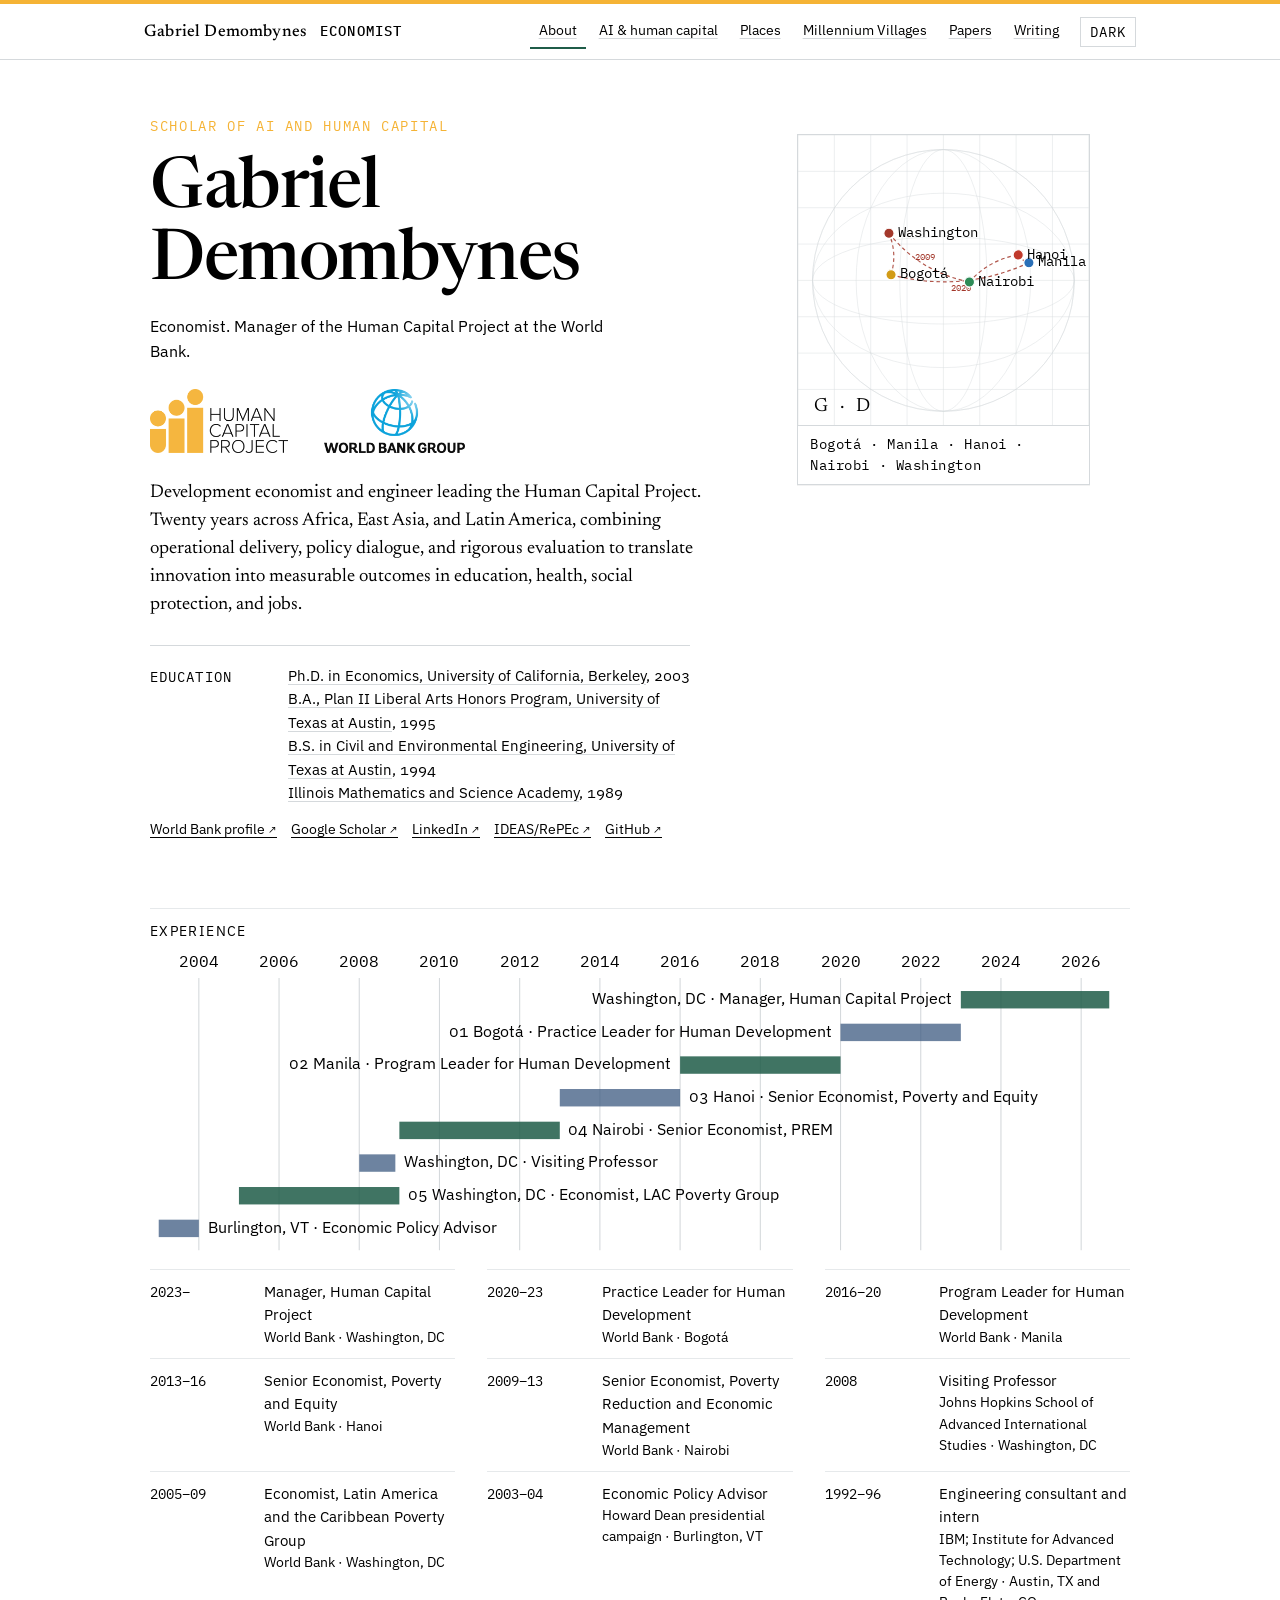
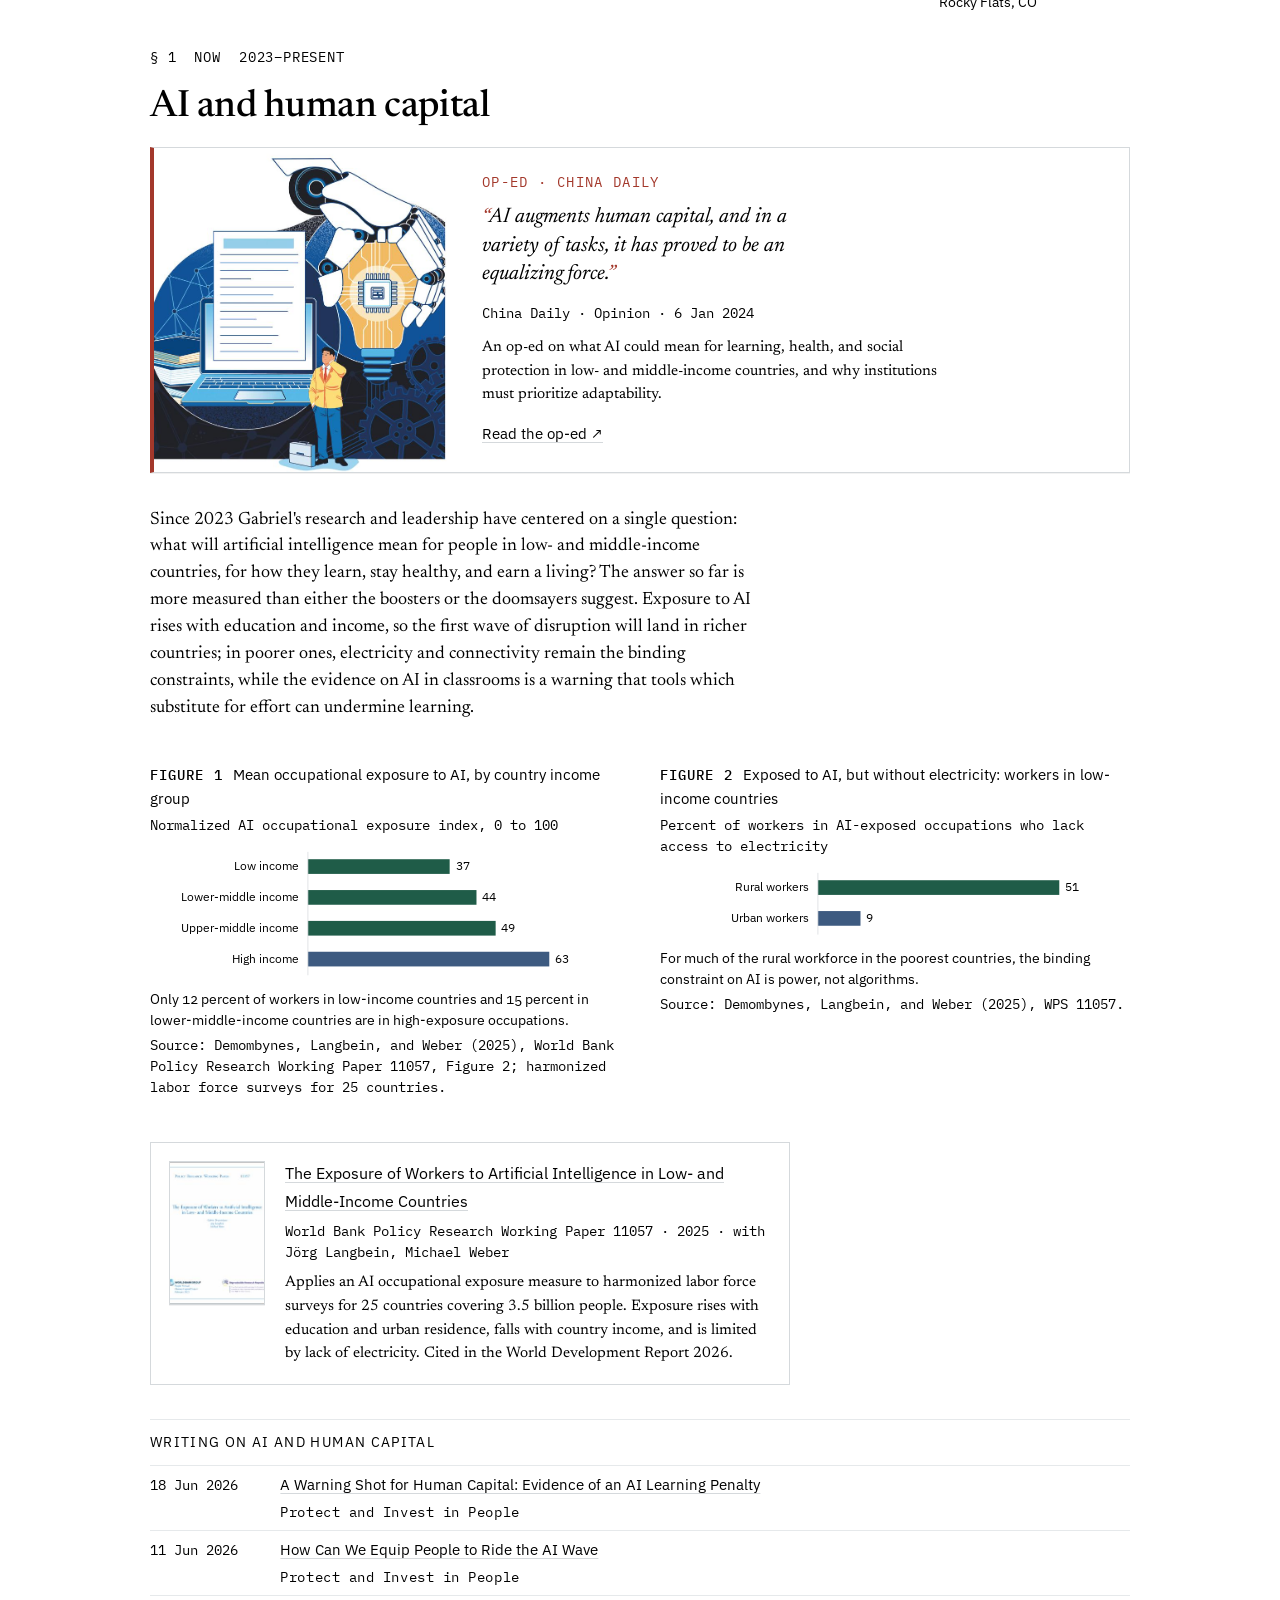
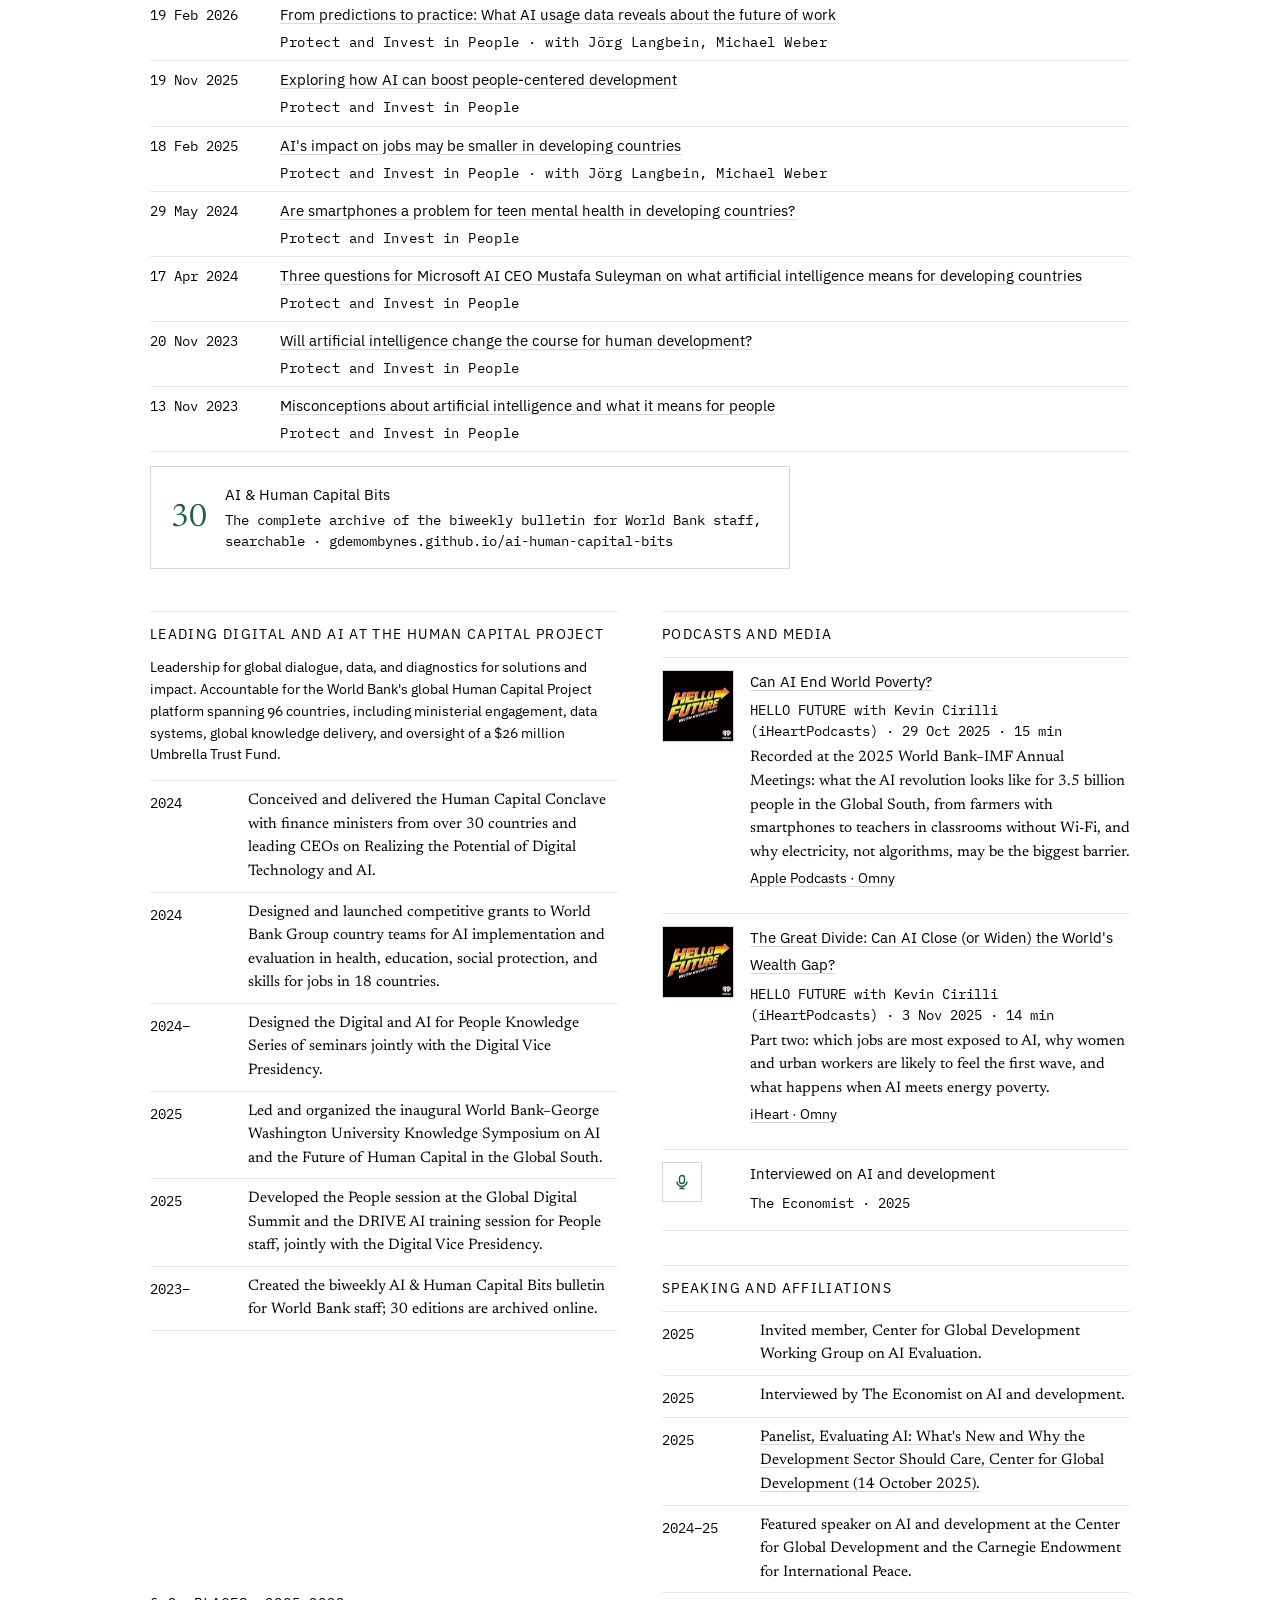
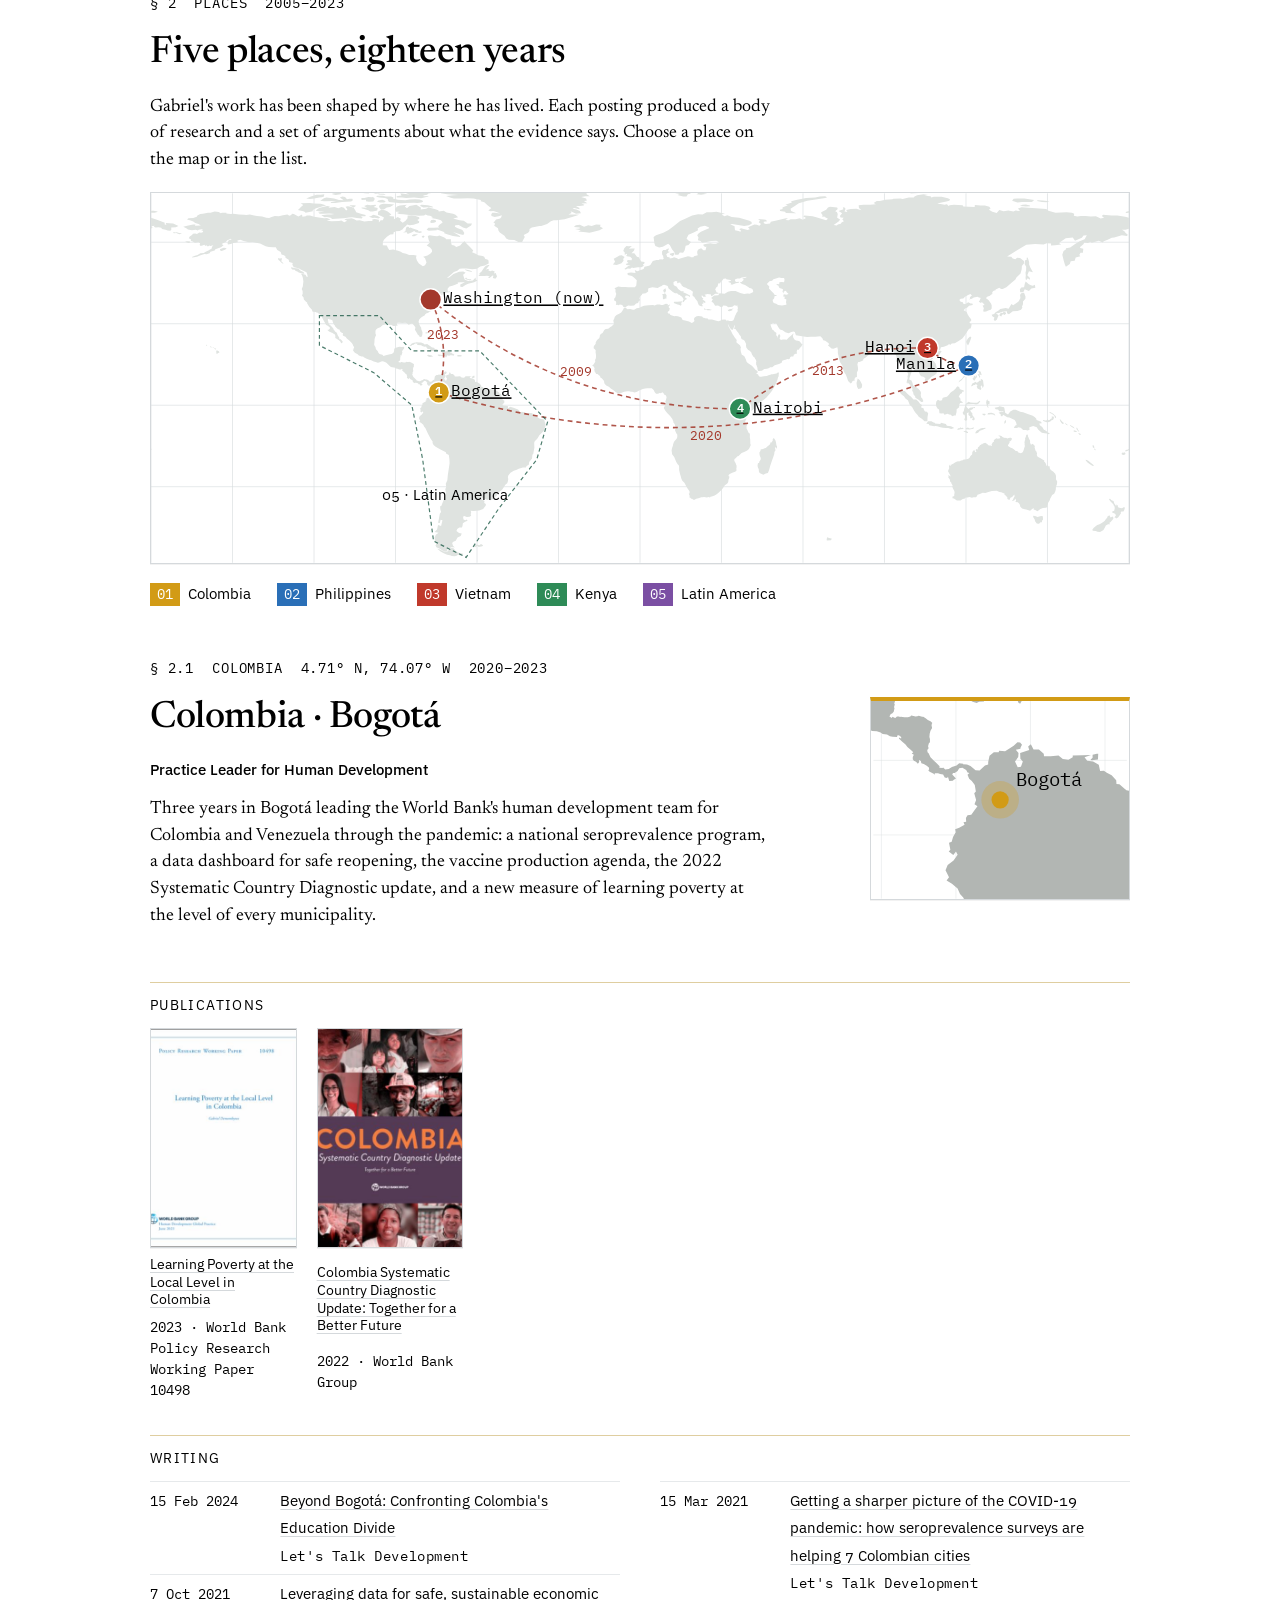
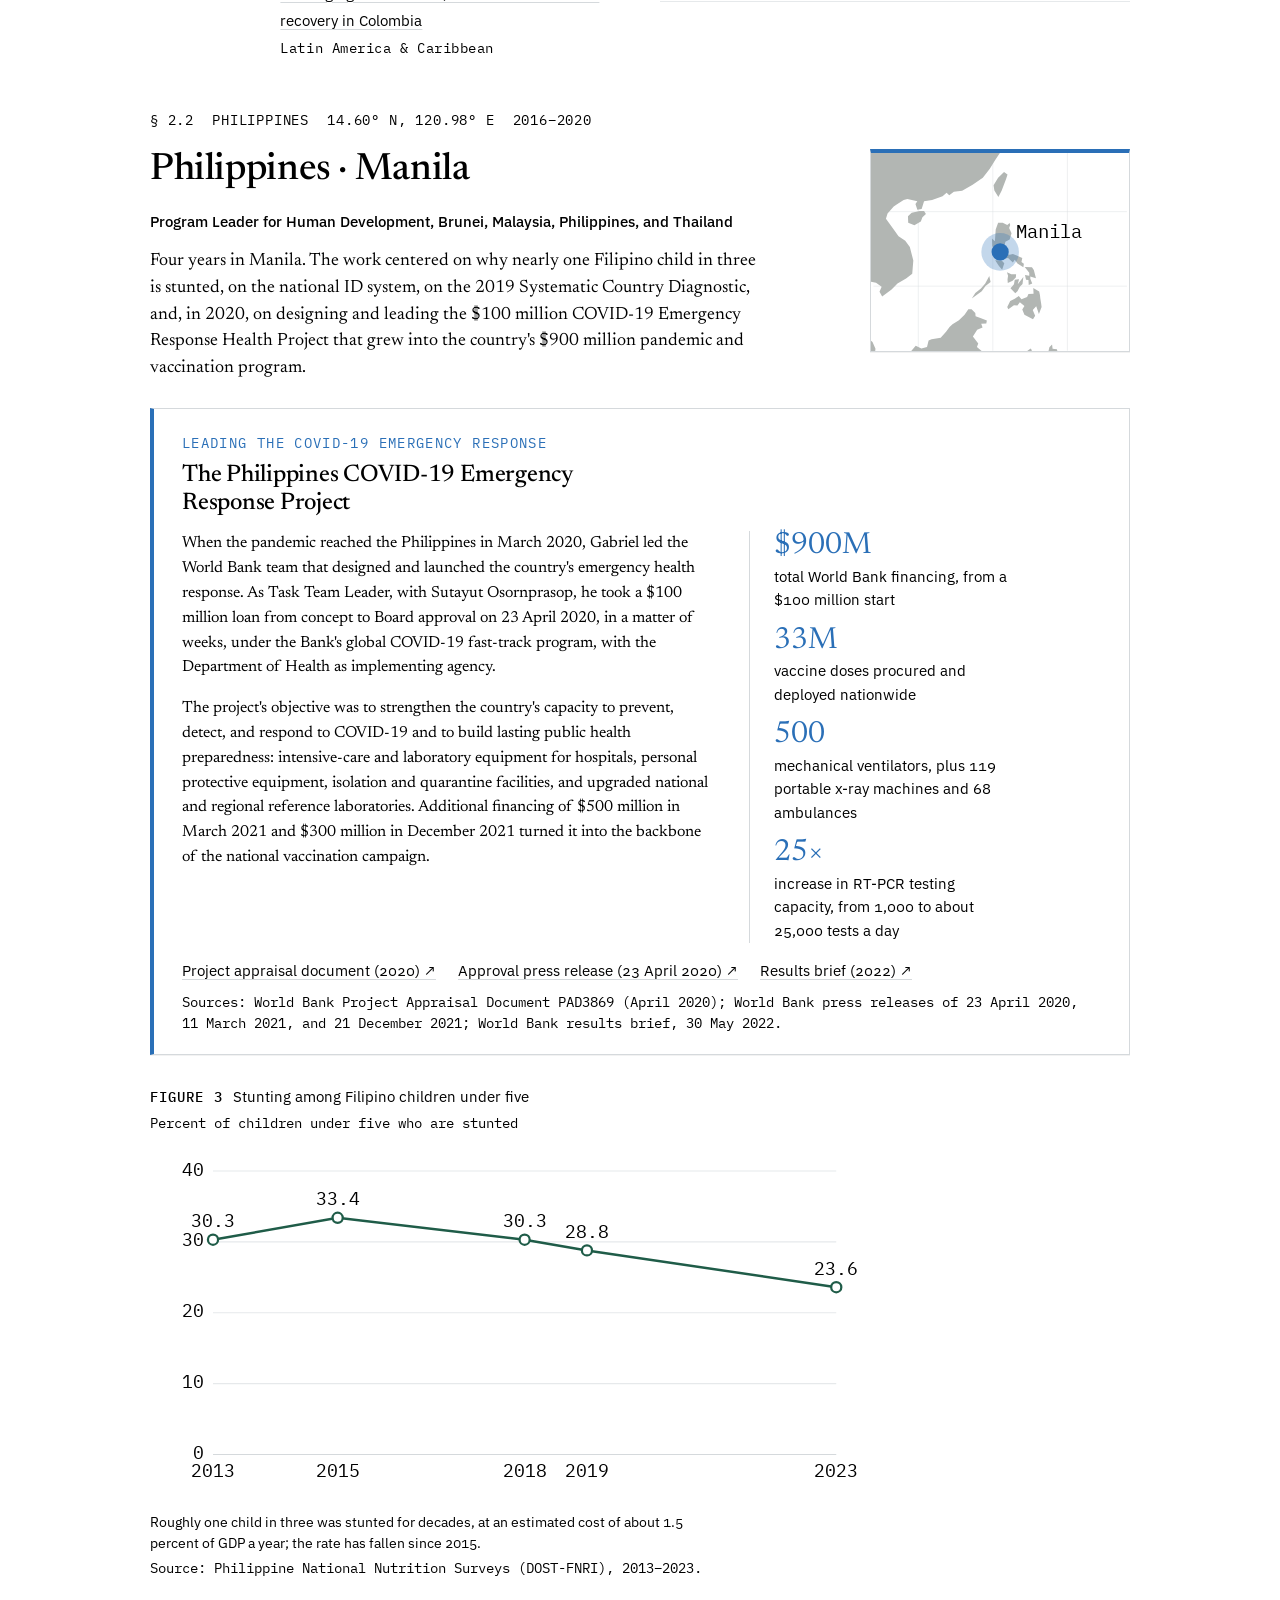
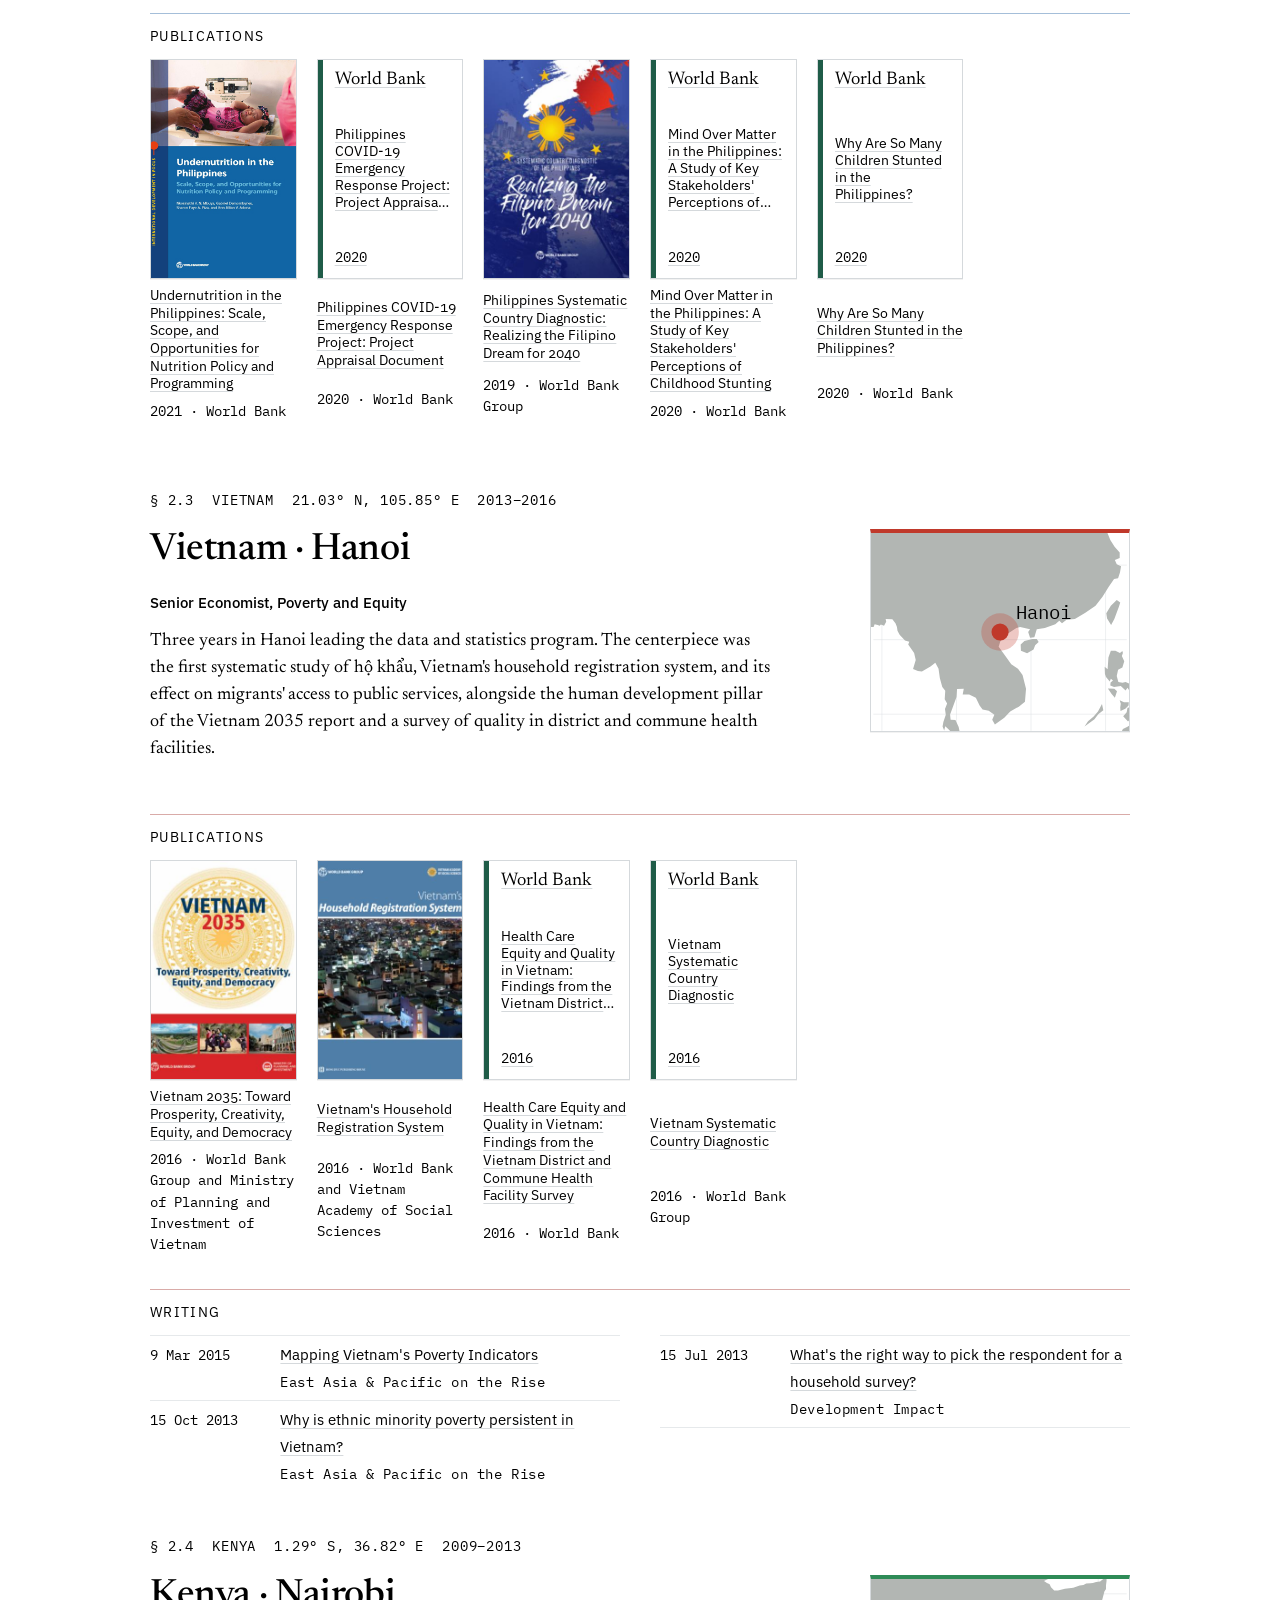
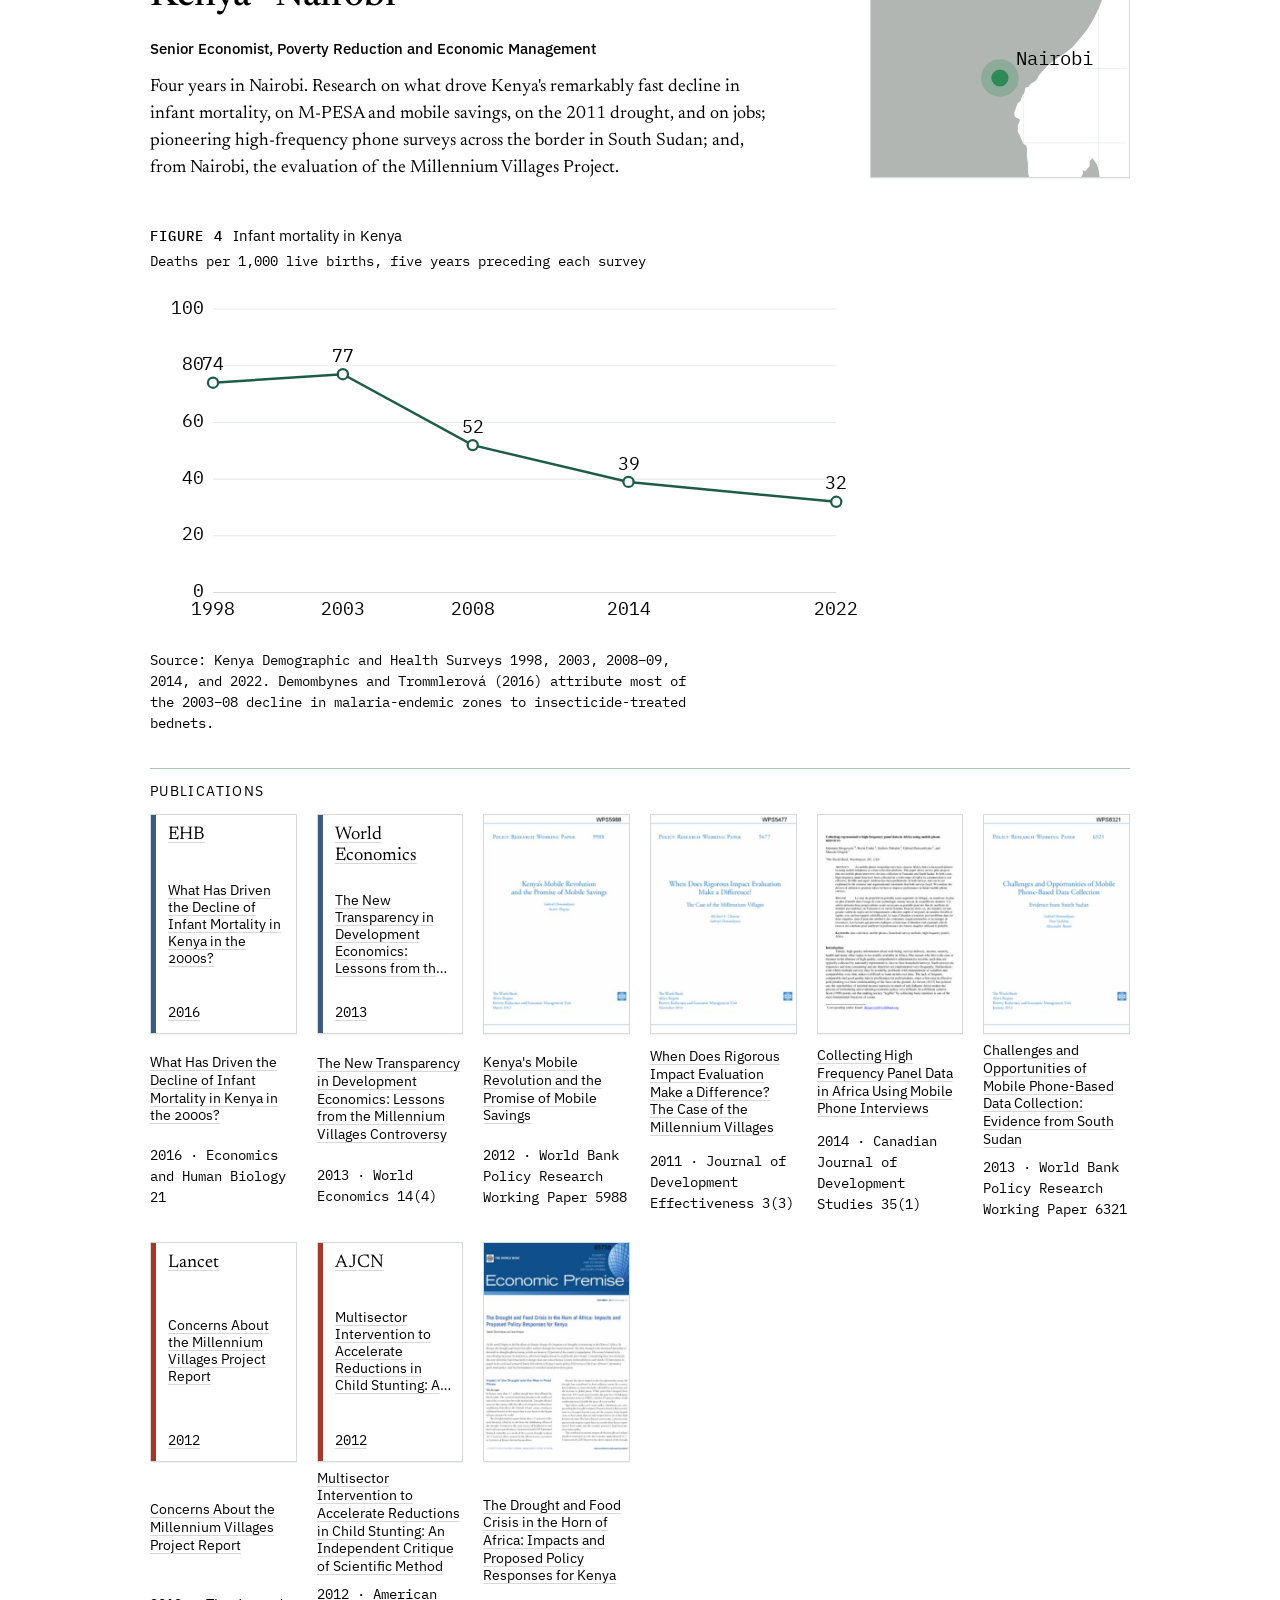
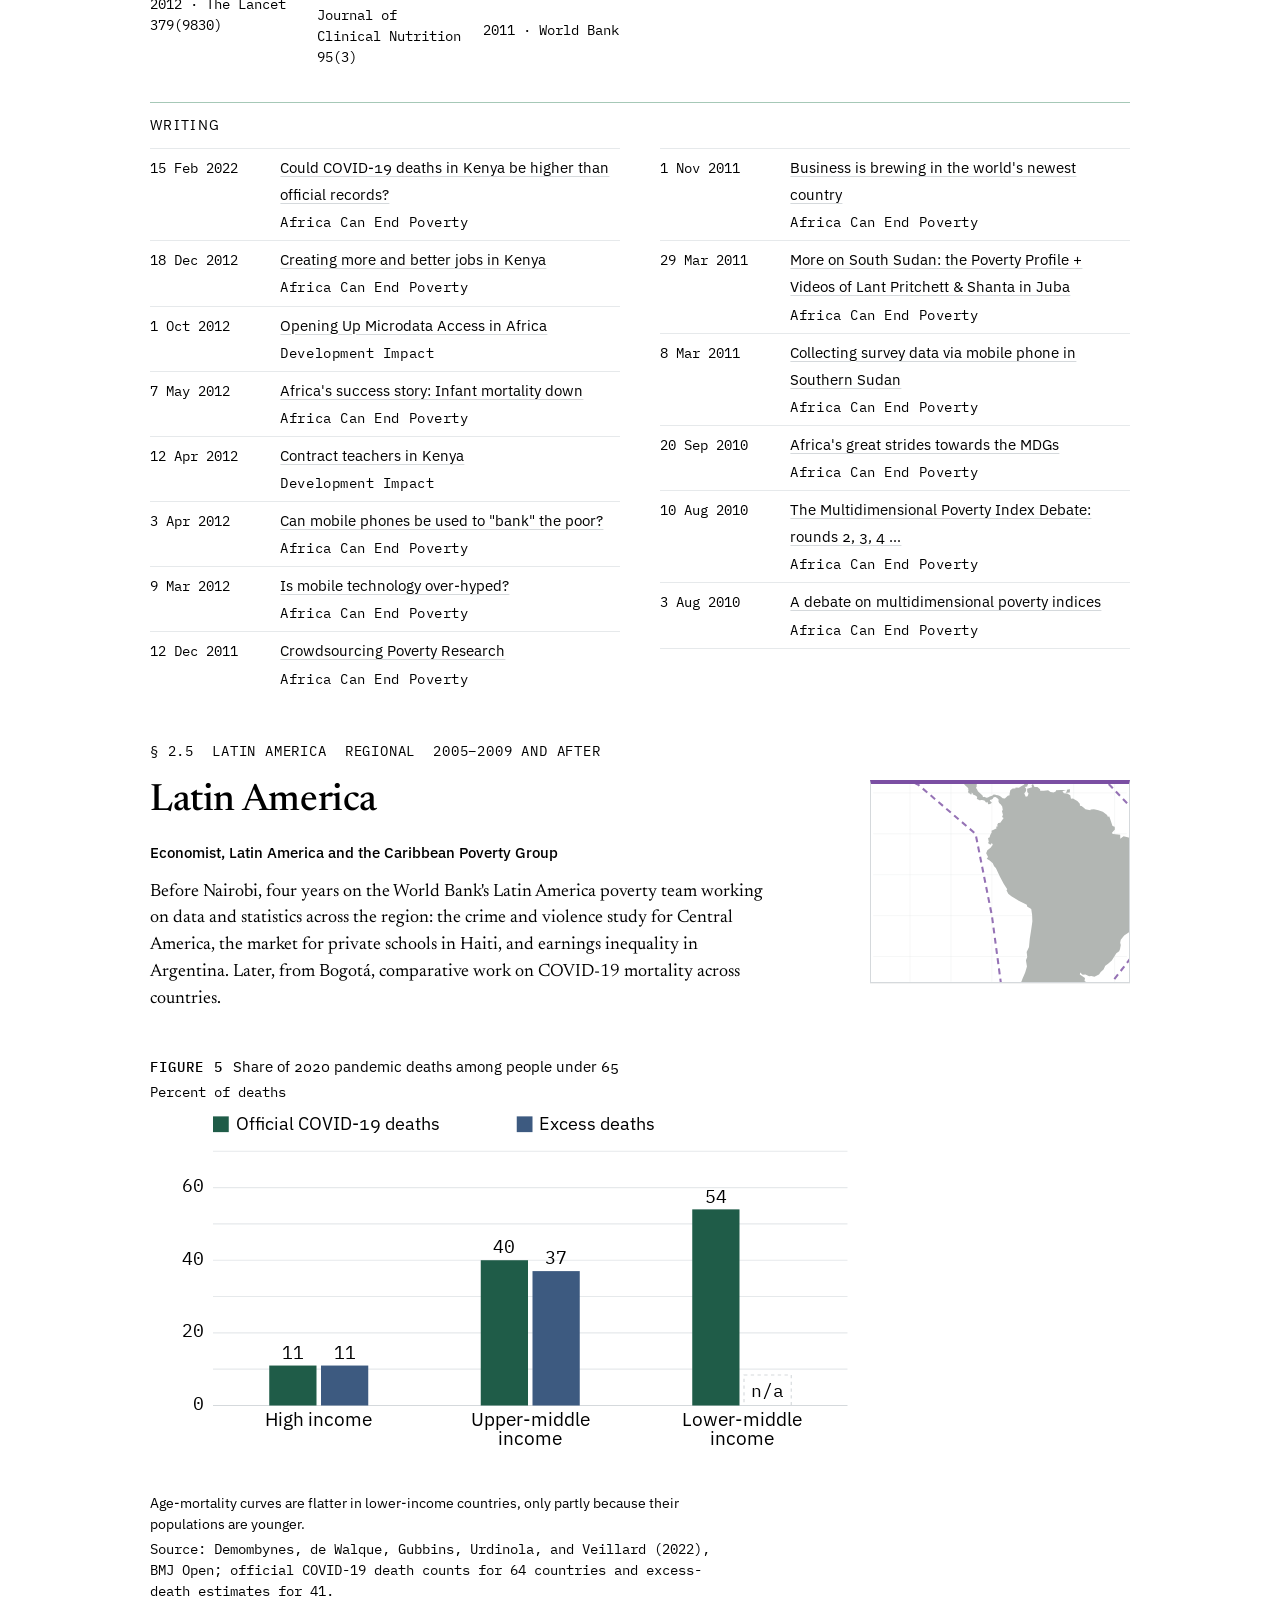
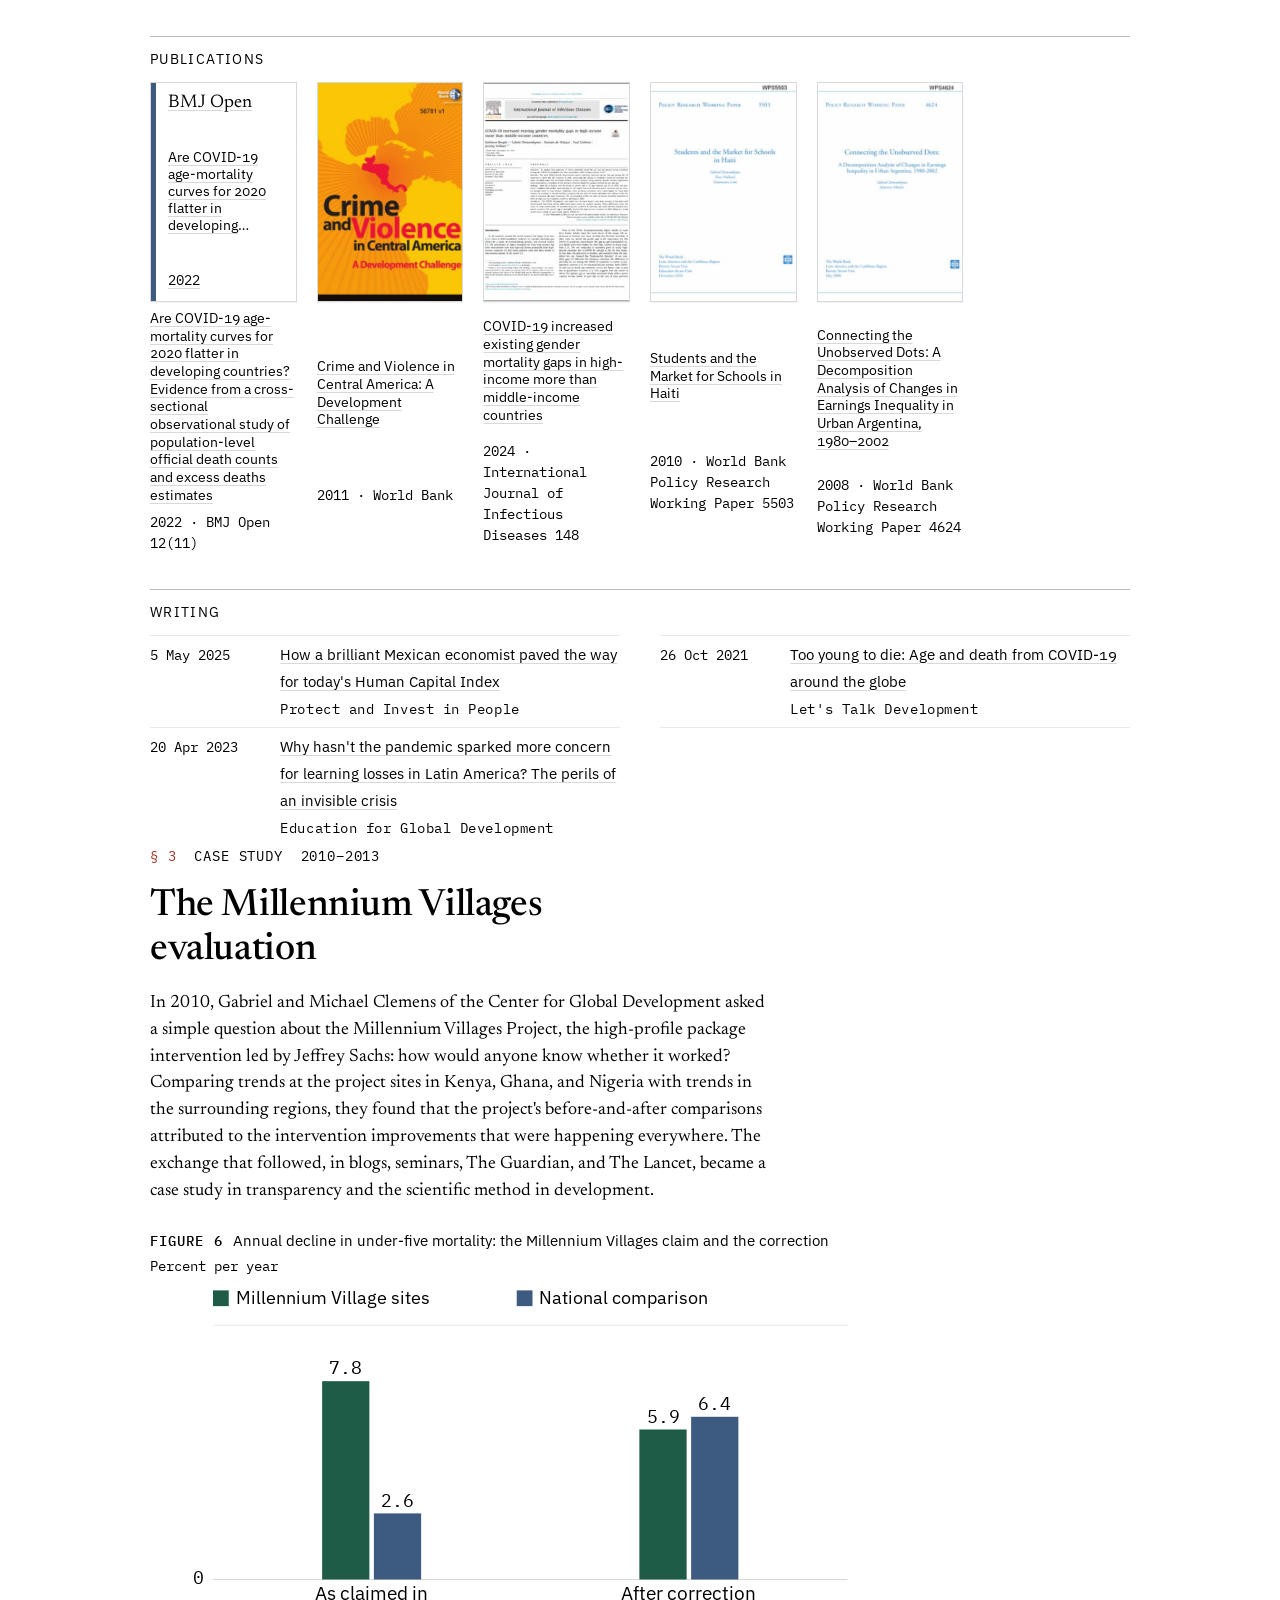
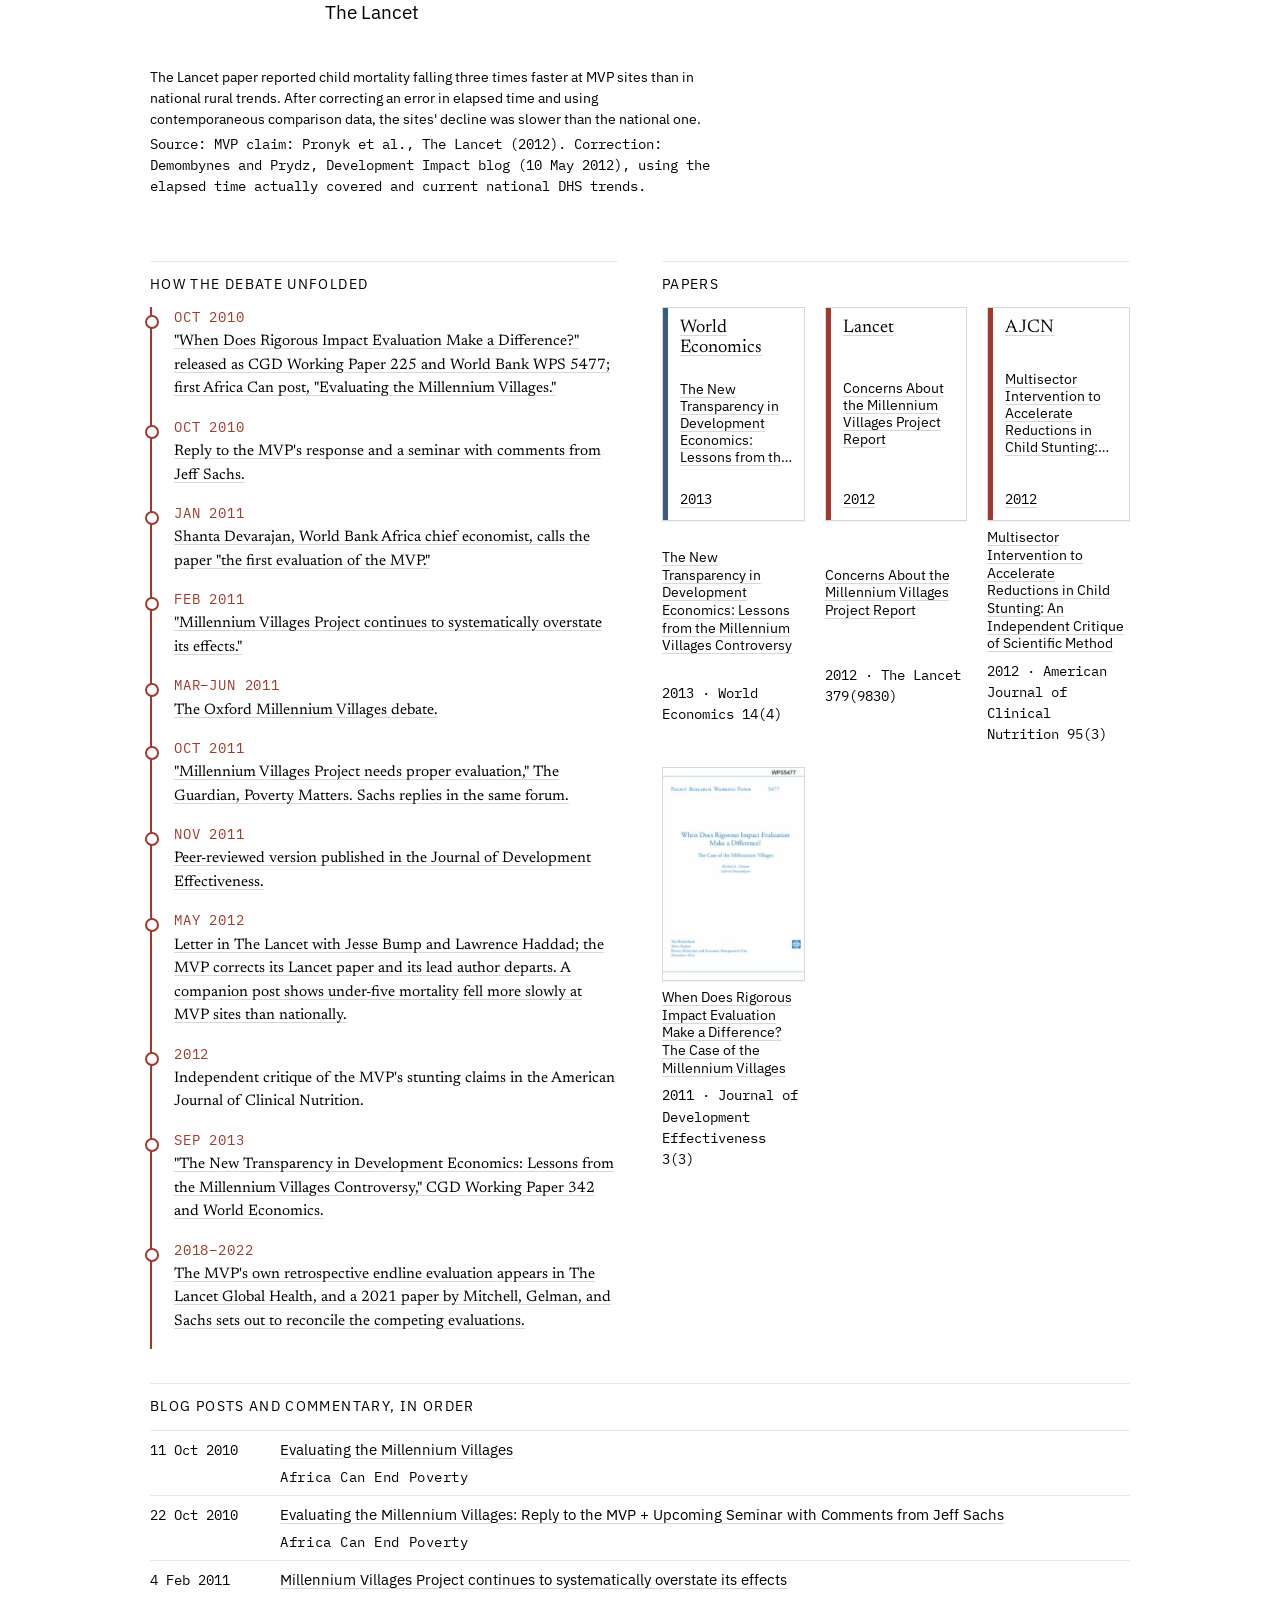
<file: index.html>
<!DOCTYPE html>
<html lang="en"><head>
<meta charset="utf-8">
<meta name="viewport" content="width=device-width, initial-scale=1">
<title>Gabriel Demombynes · Development economist, World Bank</title>
<meta name="description" content="Gabriel Demombynes is a development economist and Manager of the Human Capital Project at the World Bank. Research and writing on AI and human capital, the Millennium Villages evaluation, COVID-19 mortality, and two decades of work in Colombia, the Philippines, Vietnam, Kenya, and Latin America.">
<meta name="author" content="Gabriel Demombynes">
<meta name="robots" content="index, follow, max-image-preview:large">
<link rel="canonical" href="https://gdemombynes.github.io/">
<meta property="og:type" content="profile">
<meta property="og:url" content="https://gdemombynes.github.io/">
<meta property="og:title" content="Gabriel Demombynes · Development economist">
<meta property="og:description" content="Manager of the Human Capital Project at the World Bank. Papers, blog posts, and podcasts on AI and human capital, impact evaluation, and development in Africa, Asia, and Latin America.">
<meta property="og:image" content="https://gdemombynes.github.io/assets/media/china-daily-2024.jpg">
<meta property="og:image:alt" content="Illustration from Gabriel Demombynes's China Daily op-ed on AI and human development">
<meta property="og:site_name" content="Gabriel Demombynes">
<meta property="profile:first_name" content="Gabriel">
<meta property="profile:last_name" content="Demombynes">
<meta name="twitter:card" content="summary_large_image">
<meta name="twitter:title" content="Gabriel Demombynes · Development economist">
<meta name="twitter:description" content="Manager of the Human Capital Project at the World Bank. Research on AI and human capital, impact evaluation, and development.">
<meta name="twitter:image" content="https://gdemombynes.github.io/assets/media/china-daily-2024.jpg">
<script type="application/ld+json">
{
 "@context": "https://schema.org",
 "@graph": [
  {
   "@type": "WebSite",
   "@id": "https://gdemombynes.github.io/#website",
   "url": "https://gdemombynes.github.io/",
   "name": "Gabriel Demombynes",
   "inLanguage": "en",
   "about": {
    "@id": "https://gdemombynes.github.io/#person"
   },
   "dateModified": "2026-09-18"
  },
  {
   "@type": "ProfilePage",
   "@id": "https://gdemombynes.github.io/",
   "url": "https://gdemombynes.github.io/",
   "mainEntity": {
    "@id": "https://gdemombynes.github.io/#person"
   },
   "isPartOf": {
    "@id": "https://gdemombynes.github.io/#website"
   },
   "dateModified": "2026-09-18"
  },
  {
   "@type": "Person",
   "@id": "https://gdemombynes.github.io/#person",
   "name": "Gabriel Demombynes",
   "givenName": "Gabriel",
   "familyName": "Demombynes",
   "url": "https://gdemombynes.github.io/",
   "jobTitle": "Manager, Human Capital Project",
   "description": "Development economist and engineer leading the Human Capital Project. Twenty years across Africa, East Asia, and Latin America, combining operational delivery, policy dialogue, and rigorous evaluation to translate innovation into measurable outcomes in education, health, social protection, and jobs.",
   "worksFor": {
    "@type": "Organization",
    "name": "World Bank",
    "url": "https://www.worldbank.org/"
   },
   "alumniOf": [
    {
     "@type": "EducationalOrganization",
     "name": "University of California, Berkeley",
     "url": "https://econ.berkeley.edu/"
    },
    {
     "@type": "EducationalOrganization",
     "name": "University of Texas at Austin",
     "url": "https://liberalarts.utexas.edu/plan2/about-plan-ii/"
    },
    {
     "@type": "EducationalOrganization",
     "name": "University of Texas at Austin",
     "url": "https://caee.utexas.edu/"
    },
    {
     "@type": "EducationalOrganization",
     "name": "Illinois Mathematics and Science Academy",
     "url": "https://imsa.edu/"
    }
   ],
   "knowsLanguage": [
    "English",
    "Spanish",
    "French"
   ],
   "nationality": [
    {
     "@type": "Country",
     "name": "United States"
    },
    {
     "@type": "Country",
     "name": "France"
    }
   ],
   "knowsAbout": [
    "Development economics",
    "Artificial intelligence and human capital",
    "Impact evaluation",
    "Poverty measurement",
    "Global health",
    "Colombia",
    "Philippines",
    "Vietnam",
    "Kenya",
    "Latin America"
   ],
   "sameAs": [
    "https://scholar.google.com/citations?user=v-Shw9cAAAAJ&hl=en",
    "https://www.linkedin.com/in/gdemom/",
    "https://github.com/gdemombynes",
    "https://www.worldbank.org/en/about/people/g/gabriel-demombynes",
    "https://ideas.repec.org/f/pde505.html",
    "https://blogs.worldbank.org/en/team/g/gabriel-demombynes"
   ],
   "image": "https://gdemombynes.github.io/assets/media/china-daily-2024.jpg"
  },
  {
   "@type": "ItemList",
   "name": "Publications by Gabriel Demombynes",
   "itemListElement": [
    {
     "@type": "ListItem",
     "position": 1,
     "item": {
      "@type": "Report",
      "name": "The Exposure of Workers to Artificial Intelligence in Low- and Middle-Income Countries",
      "datePublished": "2025",
      "author": [
       {
        "@type": "Person",
        "@id": "https://gdemombynes.github.io/#person"
       },
       {
        "@type": "Person",
        "name": "Jörg Langbein"
       },
       {
        "@type": "Person",
        "name": "Michael Weber"
       }
      ],
      "publisher": {
       "@type": "Organization",
       "name": "World Bank Policy Research Working Paper 11057"
      },
      "url": "https://hdl.handle.net/10986/42765",
      "image": "https://gdemombynes.github.io/assets/covers/ai-exposure-2025.jpg",
      "abstract": "Applies an AI occupational exposure measure to harmonized labor force surveys for 25 countries covering 3.5 billion people. Exposure rises with education and urban residence, falls with country income, and is limited by lack of electricity. Cited in the World Development Report 2026."
     }
    },
    {
     "@type": "ListItem",
     "position": 2,
     "item": {
      "@type": "ScholarlyArticle",
      "name": "COVID-19 increased existing gender mortality gaps in high-income more than middle-income countries",
      "datePublished": "2024",
      "author": [
       {
        "@type": "Person",
        "@id": "https://gdemombynes.github.io/#person"
       },
       {
        "@type": "Person",
        "name": "Kathleen Beegle"
       },
       {
        "@type": "Person",
        "name": "Damien de Walque"
       },
       {
        "@type": "Person",
        "name": "Paul Gubbins"
       },
       {
        "@type": "Person",
        "name": "Jeremy Veillard"
       }
      ],
      "publisher": {
       "@type": "Organization",
       "name": "International Journal of Infectious Diseases 148"
      },
      "url": "https://pubmed.ncbi.nlm.nih.gov/?term=Demombynes+Beegle+gender+mortality+gaps+COVID-19",
      "image": "https://gdemombynes.github.io/assets/covers/covid-gender-2024.jpg"
     }
    },
    {
     "@type": "ListItem",
     "position": 3,
     "item": {
      "@type": "Report",
      "name": "Learning Poverty at the Local Level in Colombia",
      "datePublished": "2023",
      "author": [
       {
        "@type": "Person",
        "@id": "https://gdemombynes.github.io/#person"
       },
       {
        "@type": "Person",
        "name": "João Pedro Azevedo"
       },
       {
        "@type": "Person",
        "name": "Yi Ning Wong"
       }
      ],
      "publisher": {
       "@type": "Organization",
       "name": "World Bank Policy Research Working Paper 10498"
      },
      "url": "https://ideas.repec.org/p/wbk/wbrwps/10498.html",
      "image": "https://gdemombynes.github.io/assets/covers/colombia-learning-poverty-2023.jpg",
      "abstract": "Extends the learning poverty measure to every municipality in Colombia, exposing a sharp center-periphery divide behind the national average."
     }
    },
    {
     "@type": "ListItem",
     "position": 4,
     "item": {
      "@type": "Report",
      "name": "Colombia Systematic Country Diagnostic Update: Together for a Better Future",
      "datePublished": "2022",
      "author": [
       {
        "@type": "Person",
        "@id": "https://gdemombynes.github.io/#person"
       },
       {
        "@type": "Person",
        "name": "Donato De Rosa"
       },
       {
        "@type": "Person",
        "name": "Juan Pablo Celis Gómez"
       }
      ],
      "publisher": {
       "@type": "Organization",
       "name": "World Bank Group"
      },
      "url": "https://openknowledge.worldbank.org/entities/publication/fd1c7d66-43b9-5c6f-966d-7bf7d83b8e08",
      "image": "https://gdemombynes.github.io/assets/covers/colombia-scd-2022.jpg",
      "abstract": "Led the World Bank Group team that prepared the 2022 update of Colombia's country diagnostic."
     }
    },
    {
     "@type": "ListItem",
     "position": 5,
     "item": {
      "@type": "ScholarlyArticle",
      "name": "Are COVID-19 age-mortality curves for 2020 flatter in developing countries? Evidence from a cross-sectional observational study of population-level official death counts and excess deaths estimates",
      "datePublished": "2022",
      "author": [
       {
        "@type": "Person",
        "@id": "https://gdemombynes.github.io/#person"
       },
       {
        "@type": "Person",
        "name": "Damien de Walque"
       },
       {
        "@type": "Person",
        "name": "Paul Gubbins"
       },
       {
        "@type": "Person",
        "name": "Beatriz Piedad Urdinola"
       },
       {
        "@type": "Person",
        "name": "Jeremy Veillard"
       }
      ],
      "publisher": {
       "@type": "Organization",
       "name": "BMJ Open 12(11)"
      },
      "url": "https://pubmed.ncbi.nlm.nih.gov/36351719/",
      "abstract": "Across 64 countries, a far larger share of pandemic deaths fell on people under 65 in middle-income countries than in high-income ones, and population age structure explains only part of the gap."
     }
    },
    {
     "@type": "ListItem",
     "position": 6,
     "item": {
      "@type": "Report",
      "name": "Undernutrition in the Philippines: Scale, Scope, and Opportunities for Nutrition Policy and Programming",
      "datePublished": "2021",
      "author": [
       {
        "@type": "Person",
        "@id": "https://gdemombynes.github.io/#person"
       },
       {
        "@type": "Person",
        "name": "Nkosinathi Mbuya"
       },
       {
        "@type": "Person",
        "name": "Sharon Faye Piza"
       },
       {
        "@type": "Person",
        "name": "Ann Jillian Adona"
       }
      ],
      "publisher": {
       "@type": "Organization",
       "name": "World Bank, International Development in Focus"
      },
      "url": "https://openknowledge.worldbank.org/handle/10986/35530",
      "image": "https://gdemombynes.github.io/assets/covers/philippines-undernutrition-2021.jpg",
      "abstract": "Nearly one child in three in the Philippines is stunted, a rate essentially unchanged in a decade, at an estimated cost of 1.5 percent of GDP. The report sets out what a serious national nutrition response would take."
     }
    },
    {
     "@type": "ListItem",
     "position": 7,
     "item": {
      "@type": "Report",
      "name": "Philippines COVID-19 Emergency Response Project: Project Appraisal Document",
      "datePublished": "2020",
      "author": [
       {
        "@type": "Person",
        "@id": "https://gdemombynes.github.io/#person"
       },
       {
        "@type": "Person",
        "name": "Sutayut Osornprasop"
       }
      ],
      "publisher": {
       "@type": "Organization",
       "name": "World Bank, PAD3869"
      },
      "url": "https://documents1.worldbank.org/curated/en/255611588366729921/pdf/Philippines-COVID-19-Emergency-Response-Project.pdf",
      "abstract": "The design document for the $100 million emergency health project Gabriel led as Task Team Leader, later expanded to $900 million to finance the national vaccination campaign."
     }
    },
    {
     "@type": "ListItem",
     "position": 8,
     "item": {
      "@type": "Report",
      "name": "Why Are So Many Children Stunted in the Philippines?",
      "datePublished": "2020",
      "author": [
       {
        "@type": "Person",
        "@id": "https://gdemombynes.github.io/#person"
       },
       {
        "@type": "Person",
        "name": "Mario Capanzana"
       },
       {
        "@type": "Person",
        "name": "Paul Gubbins"
       }
      ],
      "publisher": {
       "@type": "Organization",
       "name": "World Bank"
      },
      "url": "https://thedocs.worldbank.org/en/doc/823021598886801368-0090022020/original/TF0A8125WhyAreSoManyChildrenStuntedinthePhilippines.pdf"
     }
    },
    {
     "@type": "ListItem",
     "position": 9,
     "item": {
      "@type": "Report",
      "name": "Mind Over Matter in the Philippines: A Study of Key Stakeholders' Perceptions of Childhood Stunting",
      "datePublished": "2020",
      "author": [
       {
        "@type": "Person",
        "@id": "https://gdemombynes.github.io/#person"
       },
       {
        "@type": "Person",
        "name": "Iman Sen"
       },
       {
        "@type": "Person",
        "name": "Nkosinathi Mbuya"
       },
       {
        "@type": "Person",
        "name": "Varun Gauri"
       }
      ],
      "publisher": {
       "@type": "Organization",
       "name": "World Bank"
      },
      "url": "https://documents1.worldbank.org/curated/en/133001597656068078/pdf/Mind-Over-Matter-in-the-Philippines-A-Study-of-Key-Stakeholders-Perceptions-of-Childhood-Stunting.pdf"
     }
    },
    {
     "@type": "ListItem",
     "position": 10,
     "item": {
      "@type": "Report",
      "name": "Philippines Systematic Country Diagnostic: Realizing the Filipino Dream for 2040",
      "datePublished": "2019",
      "author": [
       {
        "@type": "Person",
        "@id": "https://gdemombynes.github.io/#person"
       }
      ],
      "publisher": {
       "@type": "Organization",
       "name": "World Bank Group"
      },
      "url": "https://hdl.handle.net/10986/32646",
      "image": "https://gdemombynes.github.io/assets/covers/philippines-scd-2019.jpg",
      "abstract": "Led preparation of the World Bank Group's diagnostic for the Philippines."
     }
    },
    {
     "@type": "ListItem",
     "position": 11,
     "item": {
      "@type": "Report",
      "name": "Vietnam's Household Registration System",
      "datePublished": "2016",
      "author": [
       {
        "@type": "Person",
        "@id": "https://gdemombynes.github.io/#person"
       },
       {
        "@type": "Person",
        "name": "Linh Hoang Vu"
       }
      ],
      "publisher": {
       "@type": "Organization",
       "name": "World Bank and Vietnam Academy of Social Sciences, Hong Duc Publishing House"
      },
      "url": "https://openknowledge.worldbank.org/entities/publication/06714dcb-3d68-5e43-9865-57f84e0b87ee",
      "image": "https://gdemombynes.github.io/assets/covers/vietnam-ho-khau-2016.jpg",
      "abstract": "The first systematic study of hộ khẩu, the registration system that shapes migrants' access to schools, health care, and jobs in Vietnam's cities, built on a purpose-designed 2015 survey."
     }
    },
    {
     "@type": "ListItem",
     "position": 12,
     "item": {
      "@type": "Report",
      "name": "Vietnam 2035: Toward Prosperity, Creativity, Equity, and Democracy",
      "datePublished": "2016",
      "author": [
       {
        "@type": "Person",
        "@id": "https://gdemombynes.github.io/#person"
       }
      ],
      "publisher": {
       "@type": "Organization",
       "name": "World Bank Group and Ministry of Planning and Investment of Vietnam"
      },
      "url": "https://openknowledge.worldbank.org/handle/10986/23724",
      "image": "https://gdemombynes.github.io/assets/covers/vietnam-2035-2016.jpg",
      "abstract": "Led the human development pillar of the joint Government of Vietnam–World Bank long-term vision study."
     }
    },
    {
     "@type": "ListItem",
     "position": 13,
     "item": {
      "@type": "Report",
      "name": "Health Care Equity and Quality in Vietnam: Findings from the Vietnam District and Commune Health Facility Survey",
      "datePublished": "2016",
      "author": [
       {
        "@type": "Person",
        "@id": "https://gdemombynes.github.io/#person"
       },
       {
        "@type": "Person",
        "name": "Kelly Hurt"
       }
      ],
      "publisher": {
       "@type": "Organization",
       "name": "World Bank"
      },
      "url": "https://microdata.worldbank.org/index.php/catalog/2728"
     }
    },
    {
     "@type": "ListItem",
     "position": 14,
     "item": {
      "@type": "Report",
      "name": "Vietnam Systematic Country Diagnostic",
      "datePublished": "2016",
      "author": [
       {
        "@type": "Person",
        "@id": "https://gdemombynes.github.io/#person"
       }
      ],
      "publisher": {
       "@type": "Organization",
       "name": "World Bank Group"
      }
     }
    },
    {
     "@type": "ListItem",
     "position": 15,
     "item": {
      "@type": "ScholarlyArticle",
      "name": "What Has Driven the Decline of Infant Mortality in Kenya in the 2000s?",
      "datePublished": "2016",
      "author": [
       {
        "@type": "Person",
        "@id": "https://gdemombynes.github.io/#person"
       },
       {
        "@type": "Person",
        "name": "Sofia Karina Trommlerová"
       }
      ],
      "publisher": {
       "@type": "Organization",
       "name": "Economics and Human Biology 21"
      },
      "url": "https://www.sciencedirect.com/science/article/abs/pii/S1570677X1500091X",
      "abstract": "Kenya's infant mortality fell 7.6 percent a year between 2003 and 2008, the fastest decline in the region. Up to three quarters of the drop in malaria-endemic zones is linked to the spread of insecticide-treated bednets."
     }
    },
    {
     "@type": "ListItem",
     "position": 16,
     "item": {
      "@type": "ScholarlyArticle",
      "name": "Costing a Data Revolution",
      "datePublished": "2015",
      "author": [
       {
        "@type": "Person",
        "@id": "https://gdemombynes.github.io/#person"
       },
       {
        "@type": "Person",
        "name": "Justin Sandefur"
       }
      ],
      "publisher": {
       "@type": "Organization",
       "name": "World Economics 16(3)"
      },
      "url": "https://www.cgdev.org/publication/costing-data-revolution-working-paper-383",
      "abstract": "What would it actually cost to give every poor country the household surveys, censuses, and vital statistics the post-2015 goals assume?"
     }
    },
    {
     "@type": "ListItem",
     "position": 17,
     "item": {
      "@type": "ScholarlyArticle",
      "name": "Collecting High Frequency Panel Data in Africa Using Mobile Phone Interviews",
      "datePublished": "2014",
      "author": [
       {
        "@type": "Person",
        "@id": "https://gdemombynes.github.io/#person"
       },
       {
        "@type": "Person",
        "name": "Kevin Croke"
       },
       {
        "@type": "Person",
        "name": "Andrew Dabalen"
       },
       {
        "@type": "Person",
        "name": "Marcelo Giugale"
       },
       {
        "@type": "Person",
        "name": "Johannes Hoogeveen"
       }
      ],
      "publisher": {
       "@type": "Organization",
       "name": "Canadian Journal of Development Studies 35(1)"
      },
      "url": "https://hdl.handle.net/10986/20462",
      "image": "https://gdemombynes.github.io/assets/covers/mobile-panel-2014.jpg",
      "abstract": "Early evidence from Tanzania and South Sudan on running panel surveys by mobile phone."
     }
    },
    {
     "@type": "ListItem",
     "position": 18,
     "item": {
      "@type": "Report",
      "name": "Challenges and Opportunities of Mobile Phone-Based Data Collection: Evidence from South Sudan",
      "datePublished": "2013",
      "author": [
       {
        "@type": "Person",
        "@id": "https://gdemombynes.github.io/#person"
       },
       {
        "@type": "Person",
        "name": "Paul Gubbins"
       },
       {
        "@type": "Person",
        "name": "Alessandro Romeo"
       }
      ],
      "publisher": {
       "@type": "Organization",
       "name": "World Bank Policy Research Working Paper 6321"
      },
      "url": "https://ideas.repec.org/p/wbk/wbrwps/6321.html",
      "image": "https://gdemombynes.github.io/assets/covers/south-sudan-mobile-2013.jpg"
     }
    },
    {
     "@type": "ListItem",
     "position": 19,
     "item": {
      "@type": "ScholarlyArticle",
      "name": "The New Transparency in Development Economics: Lessons from the Millennium Villages Controversy",
      "datePublished": "2013",
      "author": [
       {
        "@type": "Person",
        "@id": "https://gdemombynes.github.io/#person"
       },
       {
        "@type": "Person",
        "name": "Michael Clemens"
       }
      ],
      "publisher": {
       "@type": "Organization",
       "name": "World Economics 14(4)"
      },
      "url": "https://www.cgdev.org/sites/default/files/Clemens-Demombynes-new-transparency_1.pdf",
      "abstract": "What the controversy taught about transparency, replication, and the incentives of high-profile development projects."
     }
    },
    {
     "@type": "ListItem",
     "position": 20,
     "item": {
      "@type": "Report",
      "name": "Kenya's Mobile Revolution and the Promise of Mobile Savings",
      "datePublished": "2012",
      "author": [
       {
        "@type": "Person",
        "@id": "https://gdemombynes.github.io/#person"
       },
       {
        "@type": "Person",
        "name": "Aaron Thegeya"
       }
      ],
      "publisher": {
       "@type": "Organization",
       "name": "World Bank Policy Research Working Paper 5988"
      },
      "url": "https://openknowledge.worldbank.org/entities/publication/4f176131-ba1a-5b98-8a97-4ef3d1b24c7b",
      "image": "https://gdemombynes.github.io/assets/covers/kenya-mobile-revolution-2012.jpg",
      "abstract": "Using a 2010 survey, finds that Kenyans registered for M-PESA are a third more likely to report having savings."
     }
    },
    {
     "@type": "ListItem",
     "position": 21,
     "item": {
      "@type": "ScholarlyArticle",
      "name": "Concerns About the Millennium Villages Project Report",
      "datePublished": "2012",
      "author": [
       {
        "@type": "Person",
        "@id": "https://gdemombynes.github.io/#person"
       },
       {
        "@type": "Person",
        "name": "Jesse Bump"
       },
       {
        "@type": "Person",
        "name": "Michael Clemens"
       },
       {
        "@type": "Person",
        "name": "Lawrence Haddad"
       }
      ],
      "publisher": {
       "@type": "Organization",
       "name": "The Lancet 379(9830)"
      },
      "url": "https://www.thelancet.com/journals/lancet/article/PIIS0140-6736(12)60848-4/fulltext",
      "abstract": "Three methodological concerns, each undermining one of the MVP's headline claims about child mortality. The Lancet paper was subsequently corrected."
     }
    },
    {
     "@type": "ListItem",
     "position": 22,
     "item": {
      "@type": "ScholarlyArticle",
      "name": "Multisector Intervention to Accelerate Reductions in Child Stunting: An Independent Critique of Scientific Method",
      "datePublished": "2012",
      "author": [
       {
        "@type": "Person",
        "@id": "https://gdemombynes.github.io/#person"
       },
       {
        "@type": "Person",
        "name": "Michael Clemens"
       }
      ],
      "publisher": {
       "@type": "Organization",
       "name": "American Journal of Clinical Nutrition 95(3)"
      },
      "url": "https://pubmed.ncbi.nlm.nih.gov/?term=Clemens+Demombynes+multisector+intervention+stunting+independent+critique"
     }
    },
    {
     "@type": "ListItem",
     "position": 23,
     "item": {
      "@type": "ScholarlyArticle",
      "name": "When Does Rigorous Impact Evaluation Make a Difference? The Case of the Millennium Villages",
      "datePublished": "2011",
      "author": [
       {
        "@type": "Person",
        "@id": "https://gdemombynes.github.io/#person"
       },
       {
        "@type": "Person",
        "name": "Michael Clemens"
       }
      ],
      "publisher": {
       "@type": "Organization",
       "name": "Journal of Development Effectiveness 3(3)"
      },
      "url": "https://doi.org/10.1080/19439342.2011.587017",
      "image": "https://gdemombynes.github.io/assets/covers/mvp-rigorous-ie-2011.jpg",
      "abstract": "Comparing trends at MVP sites in Kenya, Ghana, and Nigeria with surrounding areas yields far more modest effects than the project's before-and-after comparisons, and shows why a credible evaluation was feasible from the start."
     }
    },
    {
     "@type": "ListItem",
     "position": 24,
     "item": {
      "@type": "Report",
      "name": "The Drought and Food Crisis in the Horn of Africa: Impacts and Proposed Policy Responses for Kenya",
      "datePublished": "2011",
      "author": [
       {
        "@type": "Person",
        "@id": "https://gdemombynes.github.io/#person"
       },
       {
        "@type": "Person",
        "name": "Jane Kiringai"
       }
      ],
      "publisher": {
       "@type": "Organization",
       "name": "World Bank"
      },
      "url": "https://ideas.repec.org/p/wbk/wboper/10073.html",
      "image": "https://gdemombynes.github.io/assets/covers/horn-drought-kenya-2011.jpg"
     }
    },
    {
     "@type": "ListItem",
     "position": 25,
     "item": {
      "@type": "Report",
      "name": "Crime and Violence in Central America: A Development Challenge",
      "datePublished": "2011",
      "author": [
       {
        "@type": "Person",
        "@id": "https://gdemombynes.github.io/#person"
       }
      ],
      "publisher": {
       "@type": "Organization",
       "name": "World Bank, Latin America and the Caribbean Region"
      },
      "url": "https://documents.worldbank.org/en/publication/documents-reports/documentdetail/882501468242386224",
      "image": "https://gdemombynes.github.io/assets/covers/central-america-crime-2011.jpg",
      "abstract": "Led the chapters on crime levels and trends, the costs of crime, and drug trafficking for the World Bank's regional study."
     }
    },
    {
     "@type": "ListItem",
     "position": 26,
     "item": {
      "@type": "Report",
      "name": "Students and the Market for Schools in Haiti",
      "datePublished": "2010",
      "author": [
       {
        "@type": "Person",
        "@id": "https://gdemombynes.github.io/#person"
       },
       {
        "@type": "Person",
        "name": "Peter Holland"
       },
       {
        "@type": "Person",
        "name": "Gianmarco León"
       }
      ],
      "publisher": {
       "@type": "Organization",
       "name": "World Bank Policy Research Working Paper 5503"
      },
      "url": "https://ideas.repec.org/p/wbk/wbrwps/5503.html",
      "image": "https://gdemombynes.github.io/assets/covers/haiti-schools-2010.jpg",
      "abstract": "In a country where most schooling is private, how do families choose schools and what do they pay?"
     }
    },
    {
     "@type": "ListItem",
     "position": 27,
     "item": {
      "@type": "Report",
      "name": "Connecting the Unobserved Dots: A Decomposition Analysis of Changes in Earnings Inequality in Urban Argentina, 1980–2002",
      "datePublished": "2008",
      "author": [
       {
        "@type": "Person",
        "@id": "https://gdemombynes.github.io/#person"
       },
       {
        "@type": "Person",
        "name": "Johannes Metzler"
       }
      ],
      "publisher": {
       "@type": "Organization",
       "name": "World Bank Policy Research Working Paper 4624"
      },
      "url": "https://ideas.repec.org/p/wbk/wbrwps/4624.html",
      "image": "https://gdemombynes.github.io/assets/covers/argentina-inequality-2008.jpg"
     }
    },
    {
     "@type": "ListItem",
     "position": 28,
     "item": {
      "@type": "ScholarlyArticle",
      "name": "How Good a Map? Putting Small Area Estimation to the Test",
      "datePublished": "2008",
      "author": [
       {
        "@type": "Person",
        "@id": "https://gdemombynes.github.io/#person"
       },
       {
        "@type": "Person",
        "name": "Chris Elbers"
       },
       {
        "@type": "Person",
        "name": "Jean O. Lanjouw"
       },
       {
        "@type": "Person",
        "name": "Peter Lanjouw"
       }
      ],
      "publisher": {
       "@type": "Organization",
       "name": "Rivista Internazionale di Scienze Sociali 116(4)"
      },
      "url": "https://ideas.repec.org/a/vep/journl/y2008v116i4p465-493.html",
      "abstract": "Tests poverty-mapping estimates against census ground truth in Mexico and Brazil."
     }
    },
    {
     "@type": "ListItem",
     "position": 29,
     "item": {
      "@type": "ScholarlyArticle",
      "name": "Growth, Inequality and Simulated Poverty Paths for Tanzania, 1992–2002",
      "datePublished": "2007",
      "author": [
       {
        "@type": "Person",
        "@id": "https://gdemombynes.github.io/#person"
       },
       {
        "@type": "Person",
        "name": "Johannes Hoogeveen"
       }
      ],
      "publisher": {
       "@type": "Organization",
       "name": "Journal of African Economies 16(4)"
      },
      "url": "https://ideas.repec.org/a/oup/jafrec/v16y2007i4p596-628.html",
      "image": "https://gdemombynes.github.io/assets/covers/tanzania-poverty-2007.jpg"
     }
    },
    {
     "@type": "ListItem",
     "position": 30,
     "item": {
      "@type": "ScholarlyArticle",
      "name": "Crime and Local Inequality in South Africa",
      "datePublished": "2005",
      "author": [
       {
        "@type": "Person",
        "@id": "https://gdemombynes.github.io/#person"
       },
       {
        "@type": "Person",
        "name": "Berk Özler"
       }
      ],
      "publisher": {
       "@type": "Organization",
       "name": "Journal of Development Economics 76(2)"
      },
      "url": "https://doi.org/10.1016/j.jdeveco.2003.12.015",
      "image": "https://gdemombynes.github.io/assets/covers/crime-inequality-sa-2005.jpg",
      "abstract": "His most-cited paper: using police-station data and poverty maps, finds that property crime rises with local inequality and that both burglary and violent crime are higher where the neighbors are richer."
     }
    },
    {
     "@type": "ListItem",
     "position": 31,
     "item": {
      "@type": "ScholarlyArticle",
      "name": "Producing a Better Geographic Profile of Poverty: Methodology and Evidence from Three Developing Countries",
      "datePublished": "2003",
      "author": [
       {
        "@type": "Person",
        "@id": "https://gdemombynes.github.io/#person"
       },
       {
        "@type": "Person",
        "name": "Chris Elbers"
       },
       {
        "@type": "Person",
        "name": "Jean O. Lanjouw"
       },
       {
        "@type": "Person",
        "name": "Peter Lanjouw"
       },
       {
        "@type": "Person",
        "name": "Johan Mistiaen"
       },
       {
        "@type": "Person",
        "name": "Berk Özler"
       }
      ],
      "publisher": {
       "@type": "Organization",
       "name": "In van der Hoeven and Shorrocks (eds.), Growth, Inequality and Poverty: Prospects for Pro-poor Economic Development, Oxford University Press"
      },
      "url": "https://ideas.repec.org/p/unu/wpaper/dp2002-39.html"
     }
    },
    {
     "@type": "ListItem",
     "position": 32,
     "item": {
      "@type": "ScholarlyArticle",
      "name": "How Low Can You Go? Combining Census and Survey Data for Mapping Poverty in South Africa",
      "datePublished": "2002",
      "author": [
       {
        "@type": "Person",
        "@id": "https://gdemombynes.github.io/#person"
       },
       {
        "@type": "Person",
        "name": "Harold Alderman"
       },
       {
        "@type": "Person",
        "name": "Miriam Babita"
       },
       {
        "@type": "Person",
        "name": "Nthabiseng Makhatha"
       },
       {
        "@type": "Person",
        "name": "Berk Özler"
       }
      ],
      "publisher": {
       "@type": "Organization",
       "name": "Journal of African Economies 11(2)"
      },
      "url": "https://ideas.repec.org/a/oup/jafrec/v11y2002i2p169-200.html",
      "abstract": "An early poverty map for South Africa, combining census and survey data down to small areas."
     }
    }
   ]
  },
  {
   "@type": "ItemList",
   "name": "Articles and blog posts by Gabriel Demombynes",
   "itemListElement": [
    {
     "@type": "ListItem",
     "position": 1,
     "item": {
      "@type": "BlogPosting",
      "headline": "A Warning Shot for Human Capital: Evidence of an AI Learning Penalty",
      "datePublished": "2026-06-18",
      "url": "https://blogs.worldbank.org/en/investinpeople/a-warning-shot-for-human-capital--evidence-of-an-ai-learning-pen",
      "author": {
       "@type": "Person",
       "@id": "https://gdemombynes.github.io/#person"
      },
      "publisher": {
       "@type": "Organization",
       "name": "Protect and Invest in People"
      }
     }
    },
    {
     "@type": "ListItem",
     "position": 2,
     "item": {
      "@type": "BlogPosting",
      "headline": "How Can We Equip People to Ride the AI Wave",
      "datePublished": "2026-06-11",
      "url": "https://blogs.worldbank.org/en/investinpeople/how-can-we-equip-people-to-ride-the-ai-wave",
      "author": {
       "@type": "Person",
       "@id": "https://gdemombynes.github.io/#person"
      },
      "publisher": {
       "@type": "Organization",
       "name": "Protect and Invest in People"
      }
     }
    },
    {
     "@type": "ListItem",
     "position": 3,
     "item": {
      "@type": "BlogPosting",
      "headline": "From predictions to practice: What AI usage data reveals about the future of work",
      "datePublished": "2026-02-19",
      "url": "https://blogs.worldbank.org/en/investinpeople/from-predictions-to-practice--what-ai-usage-data-reveals-about-t",
      "author": {
       "@type": "Person",
       "@id": "https://gdemombynes.github.io/#person"
      },
      "publisher": {
       "@type": "Organization",
       "name": "Protect and Invest in People"
      }
     }
    },
    {
     "@type": "ListItem",
     "position": 4,
     "item": {
      "@type": "BlogPosting",
      "headline": "Exploring how AI can boost people-centered development",
      "datePublished": "2025-11-19",
      "url": "https://blogs.worldbank.org/en/investinpeople/exploring-how-ai-can-boost-people-centered-development",
      "author": {
       "@type": "Person",
       "@id": "https://gdemombynes.github.io/#person"
      },
      "publisher": {
       "@type": "Organization",
       "name": "Protect and Invest in People"
      }
     }
    },
    {
     "@type": "ListItem",
     "position": 5,
     "item": {
      "@type": "BlogPosting",
      "headline": "How a brilliant Mexican economist paved the way for today's Human Capital Index",
      "datePublished": "2025-05-05",
      "url": "https://blogs.worldbank.org/en/investinpeople/how-a-brilliant-mexican-economist-paved-the-way-for-today-s-huma",
      "author": {
       "@type": "Person",
       "@id": "https://gdemombynes.github.io/#person"
      },
      "publisher": {
       "@type": "Organization",
       "name": "Protect and Invest in People"
      }
     }
    },
    {
     "@type": "ListItem",
     "position": 6,
     "item": {
      "@type": "BlogPosting",
      "headline": "AI's impact on jobs may be smaller in developing countries",
      "datePublished": "2025-02-18",
      "url": "https://blogs.worldbank.org/en/investinpeople/AI-impact-on-jobs-may-be-smaller-in-developing-countries",
      "author": {
       "@type": "Person",
       "@id": "https://gdemombynes.github.io/#person"
      },
      "publisher": {
       "@type": "Organization",
       "name": "Protect and Invest in People"
      }
     }
    },
    {
     "@type": "ListItem",
     "position": 7,
     "item": {
      "@type": "BlogPosting",
      "headline": "Investing in people for a resilient future: a year of impact of the Human Capital Umbrella Program",
      "datePublished": "2024-06-24",
      "url": "https://blogs.worldbank.org/en/investinpeople/Investing-in-people-for-a-resilient-future",
      "author": {
       "@type": "Person",
       "@id": "https://gdemombynes.github.io/#person"
      },
      "publisher": {
       "@type": "Organization",
       "name": "Protect and Invest in People"
      }
     }
    },
    {
     "@type": "ListItem",
     "position": 8,
     "item": {
      "@type": "BlogPosting",
      "headline": "Are smartphones a problem for teen mental health in developing countries?",
      "datePublished": "2024-05-29",
      "url": "https://blogs.worldbank.org/en/investinpeople/Are-smartphones-a-problem-for-teen-mental-health-in-developing-countries",
      "author": {
       "@type": "Person",
       "@id": "https://gdemombynes.github.io/#person"
      },
      "publisher": {
       "@type": "Organization",
       "name": "Protect and Invest in People"
      }
     }
    },
    {
     "@type": "ListItem",
     "position": 9,
     "item": {
      "@type": "BlogPosting",
      "headline": "Three questions for Microsoft AI CEO Mustafa Suleyman on what artificial intelligence means for developing countries",
      "datePublished": "2024-04-17",
      "url": "https://blogs.worldbank.org/en/investinpeople/Three-questions-for-Microsoft-AI-CEO-Mustafa-Suleyman-on-what-artificial-intelligence",
      "author": {
       "@type": "Person",
       "@id": "https://gdemombynes.github.io/#person"
      },
      "publisher": {
       "@type": "Organization",
       "name": "Protect and Invest in People"
      }
     }
    },
    {
     "@type": "ListItem",
     "position": 10,
     "item": {
      "@type": "BlogPosting",
      "headline": "Beyond Bogotá: Confronting Colombia's Education Divide",
      "datePublished": "2024-02-15",
      "url": "https://blogs.worldbank.org/en/developmenttalk/beyond-bogota-confronting-colombias-education-divide",
      "author": {
       "@type": "Person",
       "@id": "https://gdemombynes.github.io/#person"
      },
      "publisher": {
       "@type": "Organization",
       "name": "Let's Talk Development"
      }
     }
    },
    {
     "@type": "ListItem",
     "position": 11,
     "item": {
      "@type": "BlogPosting",
      "headline": "The pandemic's educational fallout: What the 2022 PISA results reveal",
      "datePublished": "2024-01-17",
      "url": "https://blogs.worldbank.org/en/education/pandemics-educational-fallout-what-2022-pisa-results-reveal",
      "author": {
       "@type": "Person",
       "@id": "https://gdemombynes.github.io/#person"
      },
      "publisher": {
       "@type": "Organization",
       "name": "Education for Global Development"
      }
     }
    },
    {
     "@type": "ListItem",
     "position": 12,
     "item": {
      "@type": "BlogPosting",
      "headline": "Will AI change the course for human development?",
      "datePublished": "2024-01-06",
      "url": "https://www.chinadaily.com.cn/a/202401/06/WS6598ac72a3105f21a507adc7.html",
      "author": {
       "@type": "Person",
       "@id": "https://gdemombynes.github.io/#person"
      },
      "publisher": {
       "@type": "Organization",
       "name": "China Daily"
      }
     }
    },
    {
     "@type": "ListItem",
     "position": 13,
     "item": {
      "@type": "BlogPosting",
      "headline": "People for a livable planet: Human capital can fuel solutions to the climate crisis",
      "datePublished": "2023-12-13",
      "url": "https://blogs.worldbank.org/en/investinpeople/people-livable-planet-human-capital-can-fuel-solutions-climate-crisis",
      "author": {
       "@type": "Person",
       "@id": "https://gdemombynes.github.io/#person"
      },
      "publisher": {
       "@type": "Organization",
       "name": "Protect and Invest in People"
      }
     }
    },
    {
     "@type": "ListItem",
     "position": 14,
     "item": {
      "@type": "BlogPosting",
      "headline": "Will artificial intelligence change the course for human development?",
      "datePublished": "2023-11-20",
      "url": "https://blogs.worldbank.org/en/investinpeople/will-artificial-intelligence-change-course-human-development",
      "author": {
       "@type": "Person",
       "@id": "https://gdemombynes.github.io/#person"
      },
      "publisher": {
       "@type": "Organization",
       "name": "Protect and Invest in People"
      }
     }
    },
    {
     "@type": "ListItem",
     "position": 15,
     "item": {
      "@type": "BlogPosting",
      "headline": "Misconceptions about artificial intelligence and what it means for people",
      "datePublished": "2023-11-13",
      "url": "https://blogs.worldbank.org/en/investinpeople/misconceptions-about-artificial-intelligence-and-what-it-means-people",
      "author": {
       "@type": "Person",
       "@id": "https://gdemombynes.github.io/#person"
      },
      "publisher": {
       "@type": "Organization",
       "name": "Protect and Invest in People"
      }
     }
    },
    {
     "@type": "ListItem",
     "position": 16,
     "item": {
      "@type": "BlogPosting",
      "headline": "Marrakech musings on jobs and human capital",
      "datePublished": "2023-10-23",
      "url": "https://blogs.worldbank.org/en/investinpeople/marrakech-musings-jobs-and-human-capital",
      "author": {
       "@type": "Person",
       "@id": "https://gdemombynes.github.io/#person"
      },
      "publisher": {
       "@type": "Organization",
       "name": "Protect and Invest in People"
      }
     }
    },
    {
     "@type": "ListItem",
     "position": 17,
     "item": {
      "@type": "BlogPosting",
      "headline": "Why hasn't the pandemic sparked more concern for learning losses in Latin America? The perils of an invisible crisis",
      "datePublished": "2023-04-20",
      "url": "https://blogs.worldbank.org/en/education/why-hasnt-pandemic-sparked-more-concern-learning-losses-latin-america-perils-invisible",
      "author": {
       "@type": "Person",
       "@id": "https://gdemombynes.github.io/#person"
      },
      "publisher": {
       "@type": "Organization",
       "name": "Education for Global Development"
      }
     }
    },
    {
     "@type": "ListItem",
     "position": 18,
     "item": {
      "@type": "BlogPosting",
      "headline": "Could COVID-19 deaths in Kenya be higher than official records?",
      "datePublished": "2022-02-15",
      "url": "https://blogs.worldbank.org/en/africacan/could-covid-19-deaths-kenya-be-higher-official-records",
      "author": {
       "@type": "Person",
       "@id": "https://gdemombynes.github.io/#person"
      },
      "publisher": {
       "@type": "Organization",
       "name": "Africa Can End Poverty"
      }
     }
    },
    {
     "@type": "ListItem",
     "position": 19,
     "item": {
      "@type": "BlogPosting",
      "headline": "Too young to die: Age and death from COVID-19 around the globe",
      "datePublished": "2021-10-26",
      "url": "https://blogs.worldbank.org/en/developmenttalk/too-young-die-age-and-death-covid-19-around-globe",
      "author": {
       "@type": "Person",
       "@id": "https://gdemombynes.github.io/#person"
      },
      "publisher": {
       "@type": "Organization",
       "name": "Let's Talk Development"
      }
     }
    },
    {
     "@type": "ListItem",
     "position": 20,
     "item": {
      "@type": "BlogPosting",
      "headline": "Leveraging data for safe, sustainable economic recovery in Colombia",
      "datePublished": "2021-10-07",
      "url": "https://blogs.worldbank.org/en/latinamerica/leveraging-data-safe-sustainable-economic-recovery-colombia",
      "author": {
       "@type": "Person",
       "@id": "https://gdemombynes.github.io/#person"
      },
      "publisher": {
       "@type": "Organization",
       "name": "Latin America & Caribbean"
      }
     }
    },
    {
     "@type": "ListItem",
     "position": 21,
     "item": {
      "@type": "BlogPosting",
      "headline": "Getting a sharper picture of the COVID-19 pandemic: how seroprevalence surveys are helping 7 Colombian cities",
      "datePublished": "2021-03-15",
      "url": "https://blogs.worldbank.org/en/developmenttalk/getting-sharper-picture-covid-19-pandemic-how-seroprevalence-surveys-are-helping-7",
      "author": {
       "@type": "Person",
       "@id": "https://gdemombynes.github.io/#person"
      },
      "publisher": {
       "@type": "Organization",
       "name": "Let's Talk Development"
      }
     }
    },
    {
     "@type": "ListItem",
     "position": 22,
     "item": {
      "@type": "BlogPosting",
      "headline": "Mapping Vietnam's Poverty Indicators",
      "datePublished": "2015-03-09",
      "url": "https://blogs.worldbank.org/en/eastasiapacific/mapping-vietnam-poverty-indicators",
      "author": {
       "@type": "Person",
       "@id": "https://gdemombynes.github.io/#person"
      },
      "publisher": {
       "@type": "Organization",
       "name": "East Asia & Pacific on the Rise"
      }
     }
    },
    {
     "@type": "ListItem",
     "position": 23,
     "item": {
      "@type": "BlogPosting",
      "headline": "Why is ethnic minority poverty persistent in Vietnam?",
      "datePublished": "2013-10-15",
      "url": "https://blogs.worldbank.org/en/eastasiapacific/why-ethnic-minority-poverty-persistent-vietnam",
      "author": {
       "@type": "Person",
       "@id": "https://gdemombynes.github.io/#person"
      },
      "publisher": {
       "@type": "Organization",
       "name": "East Asia & Pacific on the Rise"
      }
     }
    },
    {
     "@type": "ListItem",
     "position": 24,
     "item": {
      "@type": "BlogPosting",
      "headline": "What's the right way to pick the respondent for a household survey?",
      "datePublished": "2013-07-15",
      "url": "https://blogs.worldbank.org/en/impactevaluations/whats-right-way-pick-respondent-household-survey",
      "author": {
       "@type": "Person",
       "@id": "https://gdemombynes.github.io/#person"
      },
      "publisher": {
       "@type": "Organization",
       "name": "Development Impact"
      }
     }
    },
    {
     "@type": "ListItem",
     "position": 25,
     "item": {
      "@type": "BlogPosting",
      "headline": "Creating more and better jobs in Kenya",
      "datePublished": "2012-12-18",
      "url": "https://blogs.worldbank.org/en/africacan/creating-more-and-better-jobs-in-kenya",
      "author": {
       "@type": "Person",
       "@id": "https://gdemombynes.github.io/#person"
      },
      "publisher": {
       "@type": "Organization",
       "name": "Africa Can End Poverty"
      }
     }
    },
    {
     "@type": "ListItem",
     "position": 26,
     "item": {
      "@type": "BlogPosting",
      "headline": "Opening Up Microdata Access in Africa",
      "datePublished": "2012-10-01",
      "url": "https://blogs.worldbank.org/en/impactevaluations/opening-up-microdata-access-in-africa",
      "author": {
       "@type": "Person",
       "@id": "https://gdemombynes.github.io/#person"
      },
      "publisher": {
       "@type": "Organization",
       "name": "Development Impact"
      }
     }
    },
    {
     "@type": "ListItem",
     "position": 27,
     "item": {
      "@type": "BlogPosting",
      "headline": "The Millennium Villages Project Impacts on Child Mortality",
      "datePublished": "2012-05-10",
      "url": "https://blogs.worldbank.org/en/impactevaluations/the-millennium-villages-project-impacts-on-child-mortality",
      "author": {
       "@type": "Person",
       "@id": "https://gdemombynes.github.io/#person"
      },
      "publisher": {
       "@type": "Organization",
       "name": "Development Impact"
      }
     }
    },
    {
     "@type": "ListItem",
     "position": 28,
     "item": {
      "@type": "BlogPosting",
      "headline": "Africa's success story: Infant mortality down",
      "datePublished": "2012-05-07",
      "url": "https://blogs.worldbank.org/en/africacan/africas-success-story-infant-mortality",
      "author": {
       "@type": "Person",
       "@id": "https://gdemombynes.github.io/#person"
      },
      "publisher": {
       "@type": "Organization",
       "name": "Africa Can End Poverty"
      }
     }
    },
    {
     "@type": "ListItem",
     "position": 29,
     "item": {
      "@type": "BlogPosting",
      "headline": "Contract teachers in Kenya",
      "datePublished": "2012-04-12",
      "url": "https://blogs.worldbank.org/en/impactevaluations/contract-teachers-in-kenya",
      "author": {
       "@type": "Person",
       "@id": "https://gdemombynes.github.io/#person"
      },
      "publisher": {
       "@type": "Organization",
       "name": "Development Impact"
      }
     }
    },
    {
     "@type": "ListItem",
     "position": 30,
     "item": {
      "@type": "BlogPosting",
      "headline": "Can mobile phones be used to \"bank\" the poor?",
      "datePublished": "2012-04-03",
      "url": "https://blogs.worldbank.org/en/africacan/can-mobile-phones-be-used-to-bank-the-poor",
      "author": {
       "@type": "Person",
       "@id": "https://gdemombynes.github.io/#person"
      },
      "publisher": {
       "@type": "Organization",
       "name": "Africa Can End Poverty"
      }
     }
    },
    {
     "@type": "ListItem",
     "position": 31,
     "item": {
      "@type": "BlogPosting",
      "headline": "Is mobile technology over-hyped?",
      "datePublished": "2012-03-09",
      "url": "https://blogs.worldbank.org/en/africacan/is-mobile-technology-over-hyped",
      "author": {
       "@type": "Person",
       "@id": "https://gdemombynes.github.io/#person"
      },
      "publisher": {
       "@type": "Organization",
       "name": "Africa Can End Poverty"
      }
     }
    },
    {
     "@type": "ListItem",
     "position": 32,
     "item": {
      "@type": "BlogPosting",
      "headline": "Crowdsourcing Poverty Research",
      "datePublished": "2011-12-12",
      "url": "https://blogs.worldbank.org/en/africacan/crowdsourcing-poverty-research",
      "author": {
       "@type": "Person",
       "@id": "https://gdemombynes.github.io/#person"
      },
      "publisher": {
       "@type": "Organization",
       "name": "Africa Can End Poverty"
      }
     }
    },
    {
     "@type": "ListItem",
     "position": 33,
     "item": {
      "@type": "BlogPosting",
      "headline": "Poor Evaluation Methods Can Mislead: New Developments in the Millennium Villages Evaluation",
      "datePublished": "2011-11-08",
      "url": "https://blogs.worldbank.org/en/africacan/poor-evaluation-methods-can-mislead-new-developments-in-the-millennium-villages-evaluation",
      "author": {
       "@type": "Person",
       "@id": "https://gdemombynes.github.io/#person"
      },
      "publisher": {
       "@type": "Organization",
       "name": "Africa Can End Poverty"
      }
     }
    },
    {
     "@type": "ListItem",
     "position": 34,
     "item": {
      "@type": "BlogPosting",
      "headline": "Business is brewing in the world's newest country",
      "datePublished": "2011-11-01",
      "url": "https://blogs.worldbank.org/en/africacan/business-is-brewing-in-the-world-s-newest-country",
      "author": {
       "@type": "Person",
       "@id": "https://gdemombynes.github.io/#person"
      },
      "publisher": {
       "@type": "Organization",
       "name": "Africa Can End Poverty"
      }
     }
    },
    {
     "@type": "ListItem",
     "position": 35,
     "item": {
      "@type": "BlogPosting",
      "headline": "Millennium Villages Project needs proper evaluation",
      "datePublished": "2011-10-19",
      "url": "https://www.theguardian.com/global-development/poverty-matters/2011/oct/19/millennium-villages-project-proper-evaluation",
      "author": {
       "@type": "Person",
       "@id": "https://gdemombynes.github.io/#person"
      },
      "publisher": {
       "@type": "Organization",
       "name": "The Guardian, Poverty Matters"
      }
     }
    },
    {
     "@type": "ListItem",
     "position": 36,
     "item": {
      "@type": "BlogPosting",
      "headline": "The Oxford Millennium Villages Debate",
      "datePublished": "2011-06-02",
      "url": "https://blogs.worldbank.org/en/africacan/the-oxford-millennium-villages-debate",
      "author": {
       "@type": "Person",
       "@id": "https://gdemombynes.github.io/#person"
      },
      "publisher": {
       "@type": "Organization",
       "name": "Africa Can End Poverty"
      }
     }
    },
    {
     "@type": "ListItem",
     "position": 37,
     "item": {
      "@type": "BlogPosting",
      "headline": "More on South Sudan: the Poverty Profile + Videos of Lant Pritchett & Shanta in Juba",
      "datePublished": "2011-03-29",
      "url": "https://blogs.worldbank.org/en/africacan/more-on-south-sudan-the-poverty-profile-videos-of-lant-pritchett-shanta-in-juba",
      "author": {
       "@type": "Person",
       "@id": "https://gdemombynes.github.io/#person"
      },
      "publisher": {
       "@type": "Organization",
       "name": "Africa Can End Poverty"
      }
     }
    },
    {
     "@type": "ListItem",
     "position": 38,
     "item": {
      "@type": "BlogPosting",
      "headline": "MVP evaluation session at Oxford",
      "datePublished": "2011-03-21",
      "url": "https://blogs.worldbank.org/en/africacan/mvp-evaluation-session-at-oxford",
      "author": {
       "@type": "Person",
       "@id": "https://gdemombynes.github.io/#person"
      },
      "publisher": {
       "@type": "Organization",
       "name": "Africa Can End Poverty"
      }
     }
    },
    {
     "@type": "ListItem",
     "position": 39,
     "item": {
      "@type": "BlogPosting",
      "headline": "Collecting survey data via mobile phone in Southern Sudan",
      "datePublished": "2011-03-08",
      "url": "https://blogs.worldbank.org/en/africacan/collecting-survey-data-via-mobile-phone-in-southern-sudan",
      "author": {
       "@type": "Person",
       "@id": "https://gdemombynes.github.io/#person"
      },
      "publisher": {
       "@type": "Organization",
       "name": "Africa Can End Poverty"
      }
     }
    },
    {
     "@type": "ListItem",
     "position": 40,
     "item": {
      "@type": "BlogPosting",
      "headline": "Millennium Villages Project continues to systematically overstate its effects",
      "datePublished": "2011-02-04",
      "url": "https://blogs.worldbank.org/en/africacan/the-millennium-villages-project-continues-to-systematically-overstate-its-effects",
      "author": {
       "@type": "Person",
       "@id": "https://gdemombynes.github.io/#person"
      },
      "publisher": {
       "@type": "Organization",
       "name": "Africa Can End Poverty"
      }
     }
    },
    {
     "@type": "ListItem",
     "position": 41,
     "item": {
      "@type": "BlogPosting",
      "headline": "Evaluating the Millennium Villages: Reply to the MVP + Upcoming Seminar with Comments from Jeff Sachs",
      "datePublished": "2010-10-22",
      "url": "https://blogs.worldbank.org/en/africacan/evaluating-the-millennium-villages-reply-to-the-mvp-upcoming-seminar-with-comments-from-jeff-sachs",
      "author": {
       "@type": "Person",
       "@id": "https://gdemombynes.github.io/#person"
      },
      "publisher": {
       "@type": "Organization",
       "name": "Africa Can End Poverty"
      }
     }
    },
    {
     "@type": "ListItem",
     "position": 42,
     "item": {
      "@type": "BlogPosting",
      "headline": "Evaluating the Millennium Villages",
      "datePublished": "2010-10-11",
      "url": "https://blogs.worldbank.org/en/africacan/evaluating-the-millennium-villages",
      "author": {
       "@type": "Person",
       "@id": "https://gdemombynes.github.io/#person"
      },
      "publisher": {
       "@type": "Organization",
       "name": "Africa Can End Poverty"
      }
     }
    },
    {
     "@type": "ListItem",
     "position": 43,
     "item": {
      "@type": "BlogPosting",
      "headline": "Africa's great strides towards the MDGs",
      "datePublished": "2010-09-20",
      "url": "https://blogs.worldbank.org/en/africacan/africas-great-strides-towards-the-mdgs",
      "author": {
       "@type": "Person",
       "@id": "https://gdemombynes.github.io/#person"
      },
      "publisher": {
       "@type": "Organization",
       "name": "Africa Can End Poverty"
      }
     }
    },
    {
     "@type": "ListItem",
     "position": 44,
     "item": {
      "@type": "BlogPosting",
      "headline": "The Multidimensional Poverty Index Debate: rounds 2, 3, 4 …",
      "datePublished": "2010-08-10",
      "url": "https://blogs.worldbank.org/en/africacan/the-multidimensional-poverty-index-debate-rounds-2-3-4",
      "author": {
       "@type": "Person",
       "@id": "https://gdemombynes.github.io/#person"
      },
      "publisher": {
       "@type": "Organization",
       "name": "Africa Can End Poverty"
      }
     }
    },
    {
     "@type": "ListItem",
     "position": 45,
     "item": {
      "@type": "BlogPosting",
      "headline": "A debate on multidimensional poverty indices",
      "datePublished": "2010-08-03",
      "url": "https://blogs.worldbank.org/en/africacan/a-debate-on-multidimensional-poverty-indicies",
      "author": {
       "@type": "Person",
       "@id": "https://gdemombynes.github.io/#person"
      },
      "publisher": {
       "@type": "Organization",
       "name": "Africa Can End Poverty"
      }
     }
    }
   ]
  }
 ]
}
</script>
<link rel="icon" href="assets/favicon.svg" type="image/svg+xml">
<script>
  // Apply the saved theme before first paint to avoid a flash.
  try { var q = new URLSearchParams(location.search).get("theme"); var t = q || localStorage.getItem("gd-theme"); if (t === "dark" || t === "light") document.documentElement.setAttribute("data-theme", t); } catch (e) {}
</script>
<link rel="preconnect" href="https://fonts.googleapis.com">
<link rel="preconnect" href="https://fonts.gstatic.com" crossorigin="">
<link href="https://fonts.googleapis.com/css2?family=Newsreader:ital,opsz,wght@0,6..72,400;0,6..72,500;1,6..72,400&amp;family=IBM+Plex+Sans:wght@400;500;600&amp;family=IBM+Plex+Mono:wght@400;500&amp;display=swap" rel="stylesheet">
<link rel="stylesheet" href="css/site.css">
</head>
<body>
<a class="skip" href="#about">Skip to content</a>
<header class="masthead">
  <div class="masthead-inner">
    <a class="brand" href="#about">Gabriel Demombynes <small>Economist</small></a>
    <div class="nav-wrap">
      <nav class="nav" aria-label="Sections">
        <a href="#about">About</a>
        <a href="#ai">AI &amp; human capital</a>
        <a href="#places">Places</a>
        <a href="#mvp">Millennium Villages</a>
        <a href="#papers">Papers</a>
        <a href="#writing">Writing</a>
        <button class="theme-btn" type="button">Theme</button>
      </nav>
      <details class="nav-details">
        <summary aria-label="Open menu">Menu</summary>
        <nav class="nav" aria-label="Sections (mobile)">
          <a href="#about">About</a>
          <a href="#ai">AI &amp; human capital</a>
          <a href="#places">Places</a>
          <a href="#mvp">Millennium Villages</a>
          <a href="#papers">Papers</a>
          <a href="#writing">Writing</a>
          <button class="theme-btn" type="button">Theme</button>
        </nav>
      </details>
    </div>
  </div>
</header>

<div class="page">

  <main class="content" id="main">
    <section class="sec hero" id="about" aria-label="About Gabriel Demombynes"><div class="hero-grid"><div><div class="kicker">Scholar of AI and human capital</div><h1>Gabriel<br>Demombynes</h1><p class="role">Economist. Manager of the Human Capital Project at the World Bank.</p><div class="logos"><a href="https://www.worldbank.org/en/publication/human-capital" aria-label="Human Capital Project" target="_blank" rel="noopener"><img src="assets/media/hcp-color.png" alt="Human Capital Project" width="520" height="241"></a><a href="https://www.worldbank.org/" aria-label="World Bank Group" target="_blank" rel="noopener"><img src="assets/media/wbg-color.png" alt="World Bank Group" width="520" height="236"></a></div><p class="profile">Development economist and engineer leading the Human Capital Project. Twenty years across Africa, East Asia, and Latin America, combining operational delivery, policy dialogue, and rigorous evaluation to translate innovation into measurable outcomes in education, health, social protection, and jobs.</p><div class="bio"></div><dl class="facts"><dt>Education</dt><dd><div><a href="https://econ.berkeley.edu/" target="_blank" rel="noopener">Ph.D. in Economics, University of California, Berkeley</a>, 2003</div><div><a href="https://liberalarts.utexas.edu/plan2/about-plan-ii/" target="_blank" rel="noopener">B.A., Plan II Liberal Arts Honors Program, University of Texas at Austin</a>, 1995</div><div><a href="https://caee.utexas.edu/" target="_blank" rel="noopener">B.S. in Civil and Environmental Engineering, University of Texas at Austin</a>, 1994</div><div><a href="https://imsa.edu/" target="_blank" rel="noopener">Illinois Mathematics and Science Academy</a>, 1989</div></dd></dl><div class="links-row"><a href="https://www.worldbank.org/en/about/people/g/gabriel-demombynes" target="_blank" rel="noopener">World Bank profile</a><a href="https://scholar.google.com/citations?user=v-Shw9cAAAAJ&amp;hl=en" target="_blank" rel="noopener">Google Scholar</a><a href="https://www.linkedin.com/in/gdemom/" target="_blank" rel="noopener">LinkedIn</a><a href="https://ideas.repec.org/f/pde505.html" target="_blank" rel="noopener">IDEAS/RePEc</a><a href="https://github.com/gdemombynes" target="_blank" rel="noopener">GitHub</a></div></div><figure class="plate"><svg viewBox="0 0 400 400" class="map" role="img"><title>Graticule with markers for Bogotá, Manila, Hanoi, Nairobi, and Washington</title><line x1="0" y1="0" x2="400" y2="0" class="grat"></line><line x1="0" y1="0" x2="0" y2="400" class="grat"></line><line x1="0" y1="50" x2="400" y2="50" class="grat"></line><line x1="50" y1="0" x2="50" y2="400" class="grat"></line><line x1="0" y1="100" x2="400" y2="100" class="grat"></line><line x1="100" y1="0" x2="100" y2="400" class="grat"></line><line x1="0" y1="150" x2="400" y2="150" class="grat"></line><line x1="150" y1="0" x2="150" y2="400" class="grat"></line><line x1="0" y1="200" x2="400" y2="200" class="grat"></line><line x1="200" y1="0" x2="200" y2="400" class="grat"></line><line x1="0" y1="250" x2="400" y2="250" class="grat"></line><line x1="250" y1="0" x2="250" y2="400" class="grat"></line><line x1="0" y1="300" x2="400" y2="300" class="grat"></line><line x1="300" y1="0" x2="300" y2="400" class="grat"></line><line x1="0" y1="350" x2="400" y2="350" class="grat"></line><line x1="350" y1="0" x2="350" y2="400" class="grat"></line><line x1="0" y1="400" x2="400" y2="400" class="grat"></line><line x1="400" y1="0" x2="400" y2="400" class="grat"></line><ellipse cx="200" cy="200" rx="60" ry="180" class="grat"></ellipse><ellipse cx="200" cy="200" rx="120" ry="180" class="grat"></ellipse><ellipse cx="200" cy="200" rx="180" ry="180" class="grat"></ellipse><ellipse cx="200" cy="200" rx="180" ry="180" class="grat"></ellipse><ellipse cx="200" cy="200" rx="180" ry="60" class="grat"></ellipse><ellipse cx="200" cy="200" rx="180" ry="120" class="grat"></ellipse><path d="M125.1 135.2 Q168.4 188.6 235.8 202.2" class="route"></path><text x="174.4201111111111" y="172.62108333333336" class="route-yr" text-anchor="middle">2009</text><path d="M235.8 202.2 Q262.7 171.5 302.9 164.9" class="route"></path><path d="M302.9 164.9 Q308.3 173.0 317.6 175.7" class="route"></path><path d="M317.6 175.7 Q225.8 218.0 128.0 192.2" class="route"></path><text x="224.2869722222222" y="214.9752083333333" class="route-yr" text-anchor="middle">2020</text><path d="M128.0 192.2 Q136.8 163.1 125.1 135.2" class="route"></path><g class="mk" style="--place: #d29b16"><circle cx="127.9875" cy="192.15" r="7"></circle><text x="139.9875" y="197.15" class="city" style="font-size:19px">Bogotá</text></g><g class="mk" style="--place: #2a6fb7"><circle cx="317.6194444444444" cy="175.66666666666666" r="7"></circle><text x="329.6194444444444" y="180.66666666666666" class="city" style="font-size:19px">Manila</text></g><g class="mk" style="--place: #c0392b"><circle cx="302.90972222222223" cy="164.95" r="7"></circle><text x="314.90972222222223" y="169.95" class="city" style="font-size:19px">Hanoi</text></g><g class="mk" style="--place: #2e8b57"><circle cx="235.79722222222222" cy="202.15" r="7"></circle><text x="247.79722222222222" y="207.15" class="city" style="font-size:19px">Nairobi</text></g><g class="mk cur" style="--place: #a3382b"><circle cx="125.1" cy="135.16666666666669" r="7"></circle><text x="137.1" y="140.16666666666669" class="city" style="font-size:19px">Washington</text></g><text x="22" y="380" class="lbl" style="font-family: var(--serif); font-size: 26px; fill: var(--ink); letter-spacing: .2em;">G · D</text></svg><figcaption>Bogotá · Manila · Hanoi · Nairobi · Washington</figcaption></figure></div><div class="timeline reveal in"><div class="sub-h">Experience</div><div class="tl-svg-wrap"><svg viewBox="0 0 900 278" class="tl-svg" role="img"><title>Career timeline, 2003 to present</title><desc>Manager, Human Capital Project, Washington, DC, 2023 to present; Practice Leader for Human Development, Bogotá, 2020 to 2023; Program Leader for Human Development, Manila, 2016 to 2020; Senior Economist, Poverty and Equity, Hanoi, 2013 to 2016; Senior Economist, Poverty Reduction and Economic Management, Nairobi, 2009 to 2013; Visiting Professor, Washington, DC, 2008 to 2008; Economist, Latin America and the Caribbean Poverty Group, Washington, DC, 2005 to 2009; Economic Policy Advisor, Burlington, VT, 2003 to 2004</desc><line x1="44.83333333333333" y1="22" x2="44.83333333333333" y2="272" class="tick"></line><text x="44.83333333333333" y="12" text-anchor="middle">2004</text><line x1="118.5" y1="22" x2="118.5" y2="272" class="tick"></line><text x="118.5" y="12" text-anchor="middle">2006</text><line x1="192.16666666666669" y1="22" x2="192.16666666666669" y2="272" class="tick"></line><text x="192.16666666666669" y="12" text-anchor="middle">2008</text><line x1="265.83333333333337" y1="22" x2="265.83333333333337" y2="272" class="tick"></line><text x="265.83333333333337" y="12" text-anchor="middle">2010</text><line x1="339.5" y1="22" x2="339.5" y2="272" class="tick"></line><text x="339.5" y="12" text-anchor="middle">2012</text><line x1="413.16666666666663" y1="22" x2="413.16666666666663" y2="272" class="tick"></line><text x="413.16666666666663" y="12" text-anchor="middle">2014</text><line x1="486.8333333333333" y1="22" x2="486.8333333333333" y2="272" class="tick"></line><text x="486.8333333333333" y="12" text-anchor="middle">2016</text><line x1="560.5" y1="22" x2="560.5" y2="272" class="tick"></line><text x="560.5" y="12" text-anchor="middle">2018</text><line x1="634.1666666666667" y1="22" x2="634.1666666666667" y2="272" class="tick"></line><text x="634.1666666666667" y="12" text-anchor="middle">2020</text><line x1="707.8333333333333" y1="22" x2="707.8333333333333" y2="272" class="tick"></line><text x="707.8333333333333" y="12" text-anchor="middle">2022</text><line x1="781.5" y1="22" x2="781.5" y2="272" class="tick"></line><text x="781.5" y="12" text-anchor="middle">2024</text><line x1="855.1666666666667" y1="22" x2="855.1666666666667" y2="272" class="tick"></line><text x="855.1666666666667" y="12" text-anchor="middle">2026</text><rect x="744.6666666666667" y="34" width="136.283333333335" height="16" class="bar"></rect><text x="736.6666666666667" y="46" class="lbl" text-anchor="end">Washington, DC · Manager, Human Capital Project</text><rect x="634.1666666666667" y="64" width="110.5" height="16" class="bar alt"></rect><text x="626.1666666666667" y="76" class="lbl" text-anchor="end">01 Bogotá · Practice Leader for Human Development</text><rect x="486.8333333333333" y="94" width="147.33333333333343" height="16" class="bar"></rect><text x="478.8333333333333" y="106" class="lbl" text-anchor="end">02 Manila · Program Leader for Human Development</text><rect x="376.33333333333337" y="124" width="110.49999999999994" height="16" class="bar alt"></rect><text x="494.8333333333333" y="136" class="lbl" text-anchor="start">03 Hanoi · Senior Economist, Poverty and Equity</text><rect x="229" y="154" width="147.33333333333337" height="16" class="bar"></rect><text x="384.33333333333337" y="166" class="lbl" text-anchor="start">04 Nairobi · Senior Economist, PREM</text><rect x="192.16666666666669" y="184" width="33.15000000000333" height="16" class="bar alt"></rect><text x="233.31666666667002" y="196" class="lbl" text-anchor="start">Washington, DC · Visiting Professor</text><rect x="81.66666666666666" y="214" width="147.33333333333334" height="16" class="bar"></rect><text x="237" y="226" class="lbl" text-anchor="start">05 Washington, DC · Economist, LAC Poverty Group</text><rect x="8" y="244" width="36.83333333333333" height="16" class="bar alt"></rect><text x="52.83333333333333" y="256" class="lbl" text-anchor="start">Burlington, VT · Economic Policy Advisor</text></svg></div><ul class="exp-list"><li><details><summary><span class="yrs">2023–</span><span class="r">Manager, Human Capital Project<span class="o">World Bank · Washington, DC</span></span></summary><ul><li>Leads global dialogue, data, and diagnostics for the Human Capital Project across 96 countries.</li><li>Oversees the $26 million Human Capital Umbrella Trust Fund and the digital and AI agenda for people.</li></ul></details></li><li><details><summary><span class="yrs">2020–23</span><span class="r">Practice Leader for Human Development<span class="o">World Bank · Bogotá</span></span></summary><ul><li>Led the human development team for Colombia and Venezuela.</li><li>Directed the Colombia Human Capital Review, the Colombia Systematic Country Diagnostic, and a Development Policy Operation.</li><li>Coordinated across IBRD and IFC on the vaccine production agenda.</li></ul></details></li><li><details><summary><span class="yrs">2016–20</span><span class="r">Program Leader for Human Development<span class="o">World Bank · Manila</span></span></summary><ul><li>Led the team covering Brunei, Malaysia, the Philippines, and Thailand.</li><li>Led the $100 million Philippines COVID-19 Emergency Response Health Project.</li><li>Guided the team on the Philippines National ID initiative.</li></ul></details></li><li><details><summary><span class="yrs">2013–16</span><span class="r">Senior Economist, Poverty and Equity<span class="o">World Bank · Hanoi</span></span></summary><ul><li>Led the data and statistics program in Vietnam.</li><li>Led the Vietnam Household Registration System study, the Vietnam 2035 study, and the Vietnam Systematic Country Diagnostic.</li></ul></details></li><li><details><summary><span class="yrs">2009–13</span><span class="r">Senior Economist, Poverty Reduction and Economic Management<span class="o">World Bank · Nairobi</span></span></summary><ul><li>Led data and statistics operations in Kenya.</li><li>Developed innovative phone surveys in South Sudan.</li><li>Authored evaluation studies cited in The Economist.</li></ul></details></li><li><details><summary><span class="yrs">2008</span><span class="r">Visiting Professor<span class="o">Johns Hopkins School of Advanced International Studies · Washington, DC</span></span></summary><ul><li>Taught economic development to master's degree students.</li></ul></details></li><li><details><summary><span class="yrs">2005–09</span><span class="r">Economist, Latin America and the Caribbean Poverty Group<span class="o">World Bank · Washington, DC</span></span></summary><ul><li>Led data and statistics programs in multiple countries.</li><li>Authored analysis of the private sector's role in education in Haiti.</li></ul></details></li><li><details><summary><span class="yrs">2003–04</span><span class="r">Economic Policy Advisor<span class="o">Howard Dean presidential campaign · Burlington, VT</span></span></summary><ul><li>Principal advisor to a U.S. presidential candidate; managed economic policy development and coordinated external advisors.</li><li>Drafted policy statements, briefing materials, policy speeches, and press releases.</li></ul></details></li><li><details><summary><span class="yrs">1992–96</span><span class="r">Engineering consultant and intern<span class="o">IBM; Institute for Advanced Technology; U.S. Department of Energy · Austin, TX and Rocky Flats, CO</span></span></summary><ul><li>Positions with IBM and the Institute for Advanced Technology in Austin, Texas, and the U.S. Department of Energy at Rocky Flats, Colorado.</li></ul></details></li></ul></div></section>

    <section class="sec" id="ai" aria-labelledby="ai-h">
      <div class="runhead"><span class="num">§ 1</span><span>Now</span><span>2023–present</span></div>
      <h2 id="ai-h">AI and human capital</h2>
    <article class="feature reveal in"><div class="fimg"><img class="feature-img" src="assets/media/china-daily-2024.jpg" alt="Illustration from the China Daily op-ed" loading="lazy" width="723" height="779"></div><div class="fbody"><div class="fk">Op-ed · China Daily</div><blockquote>AI augments human capital, and in a variety of tasks, it has proved to be an equalizing force.</blockquote><div class="fmeta">China Daily · Opinion · 6 Jan 2024</div><p class="fp">An op-ed on what AI could mean for learning, health, and social protection in low- and middle-income countries, and why institutions must prioritize adaptability.</p><a class="cta" href="https://www.chinadaily.com.cn/a/202401/06/WS6598ac72a3105f21a507adc7.html" target="_blank" rel="noopener">Read the op-ed ↗</a></div></article><p class="lead">Since 2023 Gabriel's research and leadership have centered on a single question: what will artificial intelligence mean for people in low- and middle-income countries, for how they learn, stay healthy, and earn a living? The answer so far is more measured than either the boosters or the doomsayers suggest. Exposure to AI rises with education and income, so the first wave of disruption will land in richer countries; in poorer ones, electricity and connectivity remain the binding constraints, while the evidence on AI in classrooms is a warning that tools which substitute for effort can undermine learning.</p><div class="fig-row"><figure class="fig"><div class="fig-h"><b>Figure 1</b>Mean occupational exposure to AI, by country income group</div><div class="fig-unit">Normalized AI occupational exposure index, 0 to 100</div><svg viewBox="0 0 640 184" role="img" class="chart"><title>Mean occupational exposure to AI, by country income group</title><desc>Only 12 percent of workers in low-income countries and 15 percent in lower-middle-income countries are in high-exposure occupations.</desc><text x="203" y="33" text-anchor="end" class="lab">Low income</text><rect x="215" y="18" width="193.0482069370958" height="20" class="s0"></rect><text x="416.0482069370958" y="33" class="val">37</text><text x="203" y="75" text-anchor="end" class="lab">Lower-middle income</text><rect x="215" y="60" width="229.57084068195178" height="20" class="s0"></rect><text x="452.5708406819518" y="75" class="val">44</text><text x="203" y="117" text-anchor="end" class="lab">Upper-middle income</text><rect x="215" y="102" width="255.65843621399173" height="20" class="s0"></rect><text x="478.65843621399176" y="117" class="val">49</text><text x="203" y="159" text-anchor="end" class="lab">High income</text><rect x="215" y="144" width="328.7037037037037" height="20" class="s1"></rect><text x="551.7037037037037" y="159" class="val">63</text><line x1="215" y1="8" x2="215" y2="176" class="axis"></line></svg><figcaption>Only 12 percent of workers in low-income countries and 15 percent in lower-middle-income countries are in high-exposure occupations.<span class="src">Source: Demombynes, Langbein, and Weber (2025), World Bank Policy Research Working Paper 11057, Figure 2; harmonized labor force surveys for 25 countries.</span></figcaption></figure><figure class="fig"><div class="fig-h"><b>Figure 2</b>Exposed to AI, but without electricity: workers in low-income countries</div><div class="fig-unit">Percent of workers in AI-exposed occupations who lack access to electricity</div><svg viewBox="0 0 640 100" role="img" class="chart"><title>Exposed to AI, but without electricity: workers in low-income countries</title><desc>For much of the rural workforce in the poorest countries, the binding constraint on AI is power, not algorithms.</desc><text x="203" y="33" text-anchor="end" class="lab">Rural workers</text><rect x="215" y="18" width="328.7037037037037" height="20" class="s0"></rect><text x="551.7037037037037" y="33" class="val">51</text><text x="203" y="75" text-anchor="end" class="lab">Urban workers</text><rect x="215" y="60" width="58.006535947712415" height="20" class="s1"></rect><text x="281.0065359477124" y="75" class="val">9</text><line x1="215" y1="8" x2="215" y2="92" class="axis"></line></svg><figcaption>For much of the rural workforce in the poorest countries, the binding constraint on AI is power, not algorithms.<span class="src">Source: Demombynes, Langbein, and Weber (2025), WPS 11057.</span></figcaption></figure></div><div class="feat-card reveal in"><img class="cover" src="assets/covers/ai-exposure-2025.jpg" alt="Cover of The Exposure of Workers to Artificial Intelligence in Low- and Middle-Income Countries" loading="lazy" width="96" height="144"><div><a class="ft" href="https://hdl.handle.net/10986/42765" target="_blank" rel="noopener">The Exposure of Workers to Artificial Intelligence in Low- and Middle-Income Countries</a><div class="fm">World Bank Policy Research Working Paper 11057 · 2025 · with Jörg Langbein, Michael Weber</div><p>Applies an AI occupational exposure measure to harmonized labor force surveys for 25 countries covering 3.5 billion people. Exposure rises with education and urban residence, falls with country income, and is limited by lack of electricity. Cited in the World Development Report 2026.</p></div></div><div class="sub-h">Writing on AI and human capital</div><ul class="posts"><li><span class="d">18 Jun 2026</span><span><a href="https://blogs.worldbank.org/en/investinpeople/a-warning-shot-for-human-capital--evidence-of-an-ai-learning-pen" target="_blank" rel="noopener">A Warning Shot for Human Capital: Evidence of an AI Learning Penalty</a><span class="o">Protect and Invest in People</span></span></li><li><span class="d">11 Jun 2026</span><span><a href="https://blogs.worldbank.org/en/investinpeople/how-can-we-equip-people-to-ride-the-ai-wave" target="_blank" rel="noopener">How Can We Equip People to Ride the AI Wave</a><span class="o">Protect and Invest in People</span></span></li><li><span class="d">19 Feb 2026</span><span><a href="https://blogs.worldbank.org/en/investinpeople/from-predictions-to-practice--what-ai-usage-data-reveals-about-t" target="_blank" rel="noopener">From predictions to practice: What AI usage data reveals about the future of work</a><span class="o">Protect and Invest in People · with Jörg Langbein, Michael Weber</span></span></li><li><span class="d">19 Nov 2025</span><span><a href="https://blogs.worldbank.org/en/investinpeople/exploring-how-ai-can-boost-people-centered-development" target="_blank" rel="noopener">Exploring how AI can boost people-centered development</a><span class="o">Protect and Invest in People</span></span></li><li><span class="d">18 Feb 2025</span><span><a href="https://blogs.worldbank.org/en/investinpeople/AI-impact-on-jobs-may-be-smaller-in-developing-countries" target="_blank" rel="noopener">AI's impact on jobs may be smaller in developing countries</a><span class="o">Protect and Invest in People · with Jörg Langbein, Michael Weber</span></span></li><li><span class="d">29 May 2024</span><span><a href="https://blogs.worldbank.org/en/investinpeople/Are-smartphones-a-problem-for-teen-mental-health-in-developing-countries" target="_blank" rel="noopener">Are smartphones a problem for teen mental health in developing countries?</a><span class="o">Protect and Invest in People</span></span></li><li><span class="d">17 Apr 2024</span><span><a href="https://blogs.worldbank.org/en/investinpeople/Three-questions-for-Microsoft-AI-CEO-Mustafa-Suleyman-on-what-artificial-intelligence" target="_blank" rel="noopener">Three questions for Microsoft AI CEO Mustafa Suleyman on what artificial intelligence means for developing countries</a><span class="o">Protect and Invest in People</span></span></li><li><span class="d">20 Nov 2023</span><span><a href="https://blogs.worldbank.org/en/investinpeople/will-artificial-intelligence-change-course-human-development" target="_blank" rel="noopener">Will artificial intelligence change the course for human development?</a><span class="o">Protect and Invest in People</span></span></li><li><span class="d">13 Nov 2023</span><span><a href="https://blogs.worldbank.org/en/investinpeople/misconceptions-about-artificial-intelligence-and-what-it-means-people" target="_blank" rel="noopener">Misconceptions about artificial intelligence and what it means for people</a><span class="o">Protect and Invest in People</span></span></li></ul><a class="card-link reveal in" href="https://gdemombynes.github.io/ai-human-capital-bits/" target="_blank" rel="noopener"><span class="big">30</span><span><div class="ct">AI &amp; Human Capital Bits</div><div class="cs">The complete archive of the biweekly bulletin for World Bank staff, searchable · gdemombynes.github.io/ai-human-capital-bits</div></span></a><div class="two-col"><div><div class="sub-h">Leading digital and AI at the Human Capital Project</div><p class="muted sans" style="font-size:.88rem">Leadership for global dialogue, data, and diagnostics for solutions and impact. Accountable for the World Bank's global Human Capital Project platform spanning 96 countries, including ministerial engagement, data systems, global knowledge delivery, and oversight of a $26 million Umbrella Trust Fund.</p><ul class="dated"><li><span class="y">2024</span><span>Conceived and delivered the Human Capital Conclave with finance ministers from over 30 countries and leading CEOs on Realizing the Potential of Digital Technology and AI.</span></li><li><span class="y">2024</span><span>Designed and launched competitive grants to World Bank Group country teams for AI implementation and evaluation in health, education, social protection, and skills for jobs in 18 countries.</span></li><li><span class="y">2024–</span><span>Designed the Digital and AI for People Knowledge Series of seminars jointly with the Digital Vice Presidency.</span></li><li><span class="y">2025</span><span>Led and organized the inaugural World Bank–George Washington University Knowledge Symposium on AI and the Future of Human Capital in the Global South.</span></li><li><span class="y">2025</span><span>Developed the People session at the Global Digital Summit and the DRIVE AI training session for People staff, jointly with the Digital Vice Presidency.</span></li><li><span class="y">2023–</span><span>Created the biweekly AI &amp; Human Capital Bits bulletin for World Bank staff; 30 editions are archived online.</span></li></ul></div><div><div class="sub-h">Podcasts and media</div><ul class="media"><li><img class="art" src="assets/media/hello-future.jpg" alt="Hello Future podcast artwork" width="72" height="72" loading="lazy"><div><a class="t" href="https://podcasts.apple.com/us/podcast/hello-future-can-ai-end-world-poverty/id1842931660?i=1000734031757" target="_blank" rel="noopener">Can AI End World Poverty?</a><div class="mm">HELLO FUTURE with Kevin Cirilli (iHeartPodcasts) · 29 Oct 2025 · 15 min</div><div class="b">Recorded at the 2025 World Bank–IMF Annual Meetings: what the AI revolution looks like for 3.5 billion people in the Global South, from farmers with smartphones to teachers in classrooms without Wi-Fi, and why electricity, not algorithms, may be the biggest barrier.</div><div class="ll"><a href="https://podcasts.apple.com/us/podcast/hello-future-can-ai-end-world-poverty/id1842931660?i=1000734031757" target="_blank" rel="noopener">Apple Podcasts</a><a href="https://omny.fm/shows/meet-the-future-with-kevin-cirilli/hello-future-can-ai-end-world-poverty" target="_blank" rel="noopener">Omny</a></div></div></li><li><img class="art" src="assets/media/hello-future.jpg" alt="Hello Future podcast artwork" width="72" height="72" loading="lazy"><div><a class="t" href="https://www.iheart.com/podcast/1119-hello-future-with-kevin-c-297377454/episode/hello-future-the-great-divide-304483528/" target="_blank" rel="noopener">The Great Divide: Can AI Close (or Widen) the World's Wealth Gap?</a><div class="mm">HELLO FUTURE with Kevin Cirilli (iHeartPodcasts) · 3 Nov 2025 · 14 min</div><div class="b">Part two: which jobs are most exposed to AI, why women and urban workers are likely to feel the first wave, and what happens when AI meets energy poverty.</div><div class="ll"><a href="https://www.iheart.com/podcast/1119-hello-future-with-kevin-c-297377454/episode/hello-future-the-great-divide-304483528/" target="_blank" rel="noopener">iHeart</a><a href="https://omny.fm/shows/meet-the-future-with-kevin-cirilli/hello-future-the-great-divide-can-ai-close-or-widen-the-worlds-wealth-gap" target="_blank" rel="noopener">Omny</a></div></div></li><li><span class="glyph"><svg viewBox="0 0 16 16" fill="none" stroke="currentColor" stroke-width="1.4" aria-hidden="true"><rect x="5.5" y="1.5" width="5" height="8" rx="2.5"></rect><path d="M3 7.5a5 5 0 0 0 10 0M8 12.5v2M5.5 14.5h5"></path></svg></span><div><span class="t">Interviewed on AI and development</span><div class="mm">The Economist · 2025</div></div></li></ul><div class="sub-h">Speaking and affiliations</div><ul class="dated"><li><span class="y">2025</span><span>Invited member, Center for Global Development Working Group on AI Evaluation.</span></li><li><span class="y">2025</span><span>Interviewed by The Economist on AI and development.</span></li><li><span class="y">2025</span><a href="https://www.cgdev.org/event/evaluating-ai-whats-new-and-why-development-sector-should-care" target="_blank" rel="noopener">Panelist, Evaluating AI: What's New and Why the Development Sector Should Care, Center for Global Development (14 October 2025).</a></li><li><span class="y">2024–25</span><span>Featured speaker on AI and development at the Center for Global Development and the Carnegie Endowment for International Peace.</span></li></ul></div></div></section>

    <section class="sec" id="places" aria-labelledby="places-h">
      <div class="runhead"><span class="num">§ 2</span><span>Places</span><span>2005–2023</span></div>
      <h2 id="places-h">Five places, eighteen years</h2>
      <p class="lead">Gabriel's work has been shaped by where he has lived. Each posting produced a body of research and a set of arguments about what the evidence says. Choose a place on the map or in the list.</p>
    <div class="map-wrap reveal in"><svg viewBox="0 33 1000 378" class="map" role="img"><title>World map showing the places where Gabriel Demombynes has worked</title><desc>Markers for Bogotá, Manila, Hanoi, Nairobi, and Washington, DC, with a dotted outline around Latin America. Each marker links to the corresponding section.</desc><line x1="0" y1="33.333333333333336" x2="0" y2="411.1111111111111" class="grat"></line><line x1="83.33333333333333" y1="33.333333333333336" x2="83.33333333333333" y2="411.1111111111111" class="grat"></line><line x1="166.66666666666666" y1="33.333333333333336" x2="166.66666666666666" y2="411.1111111111111" class="grat"></line><line x1="250" y1="33.333333333333336" x2="250" y2="411.1111111111111" class="grat"></line><line x1="333.3333333333333" y1="33.333333333333336" x2="333.3333333333333" y2="411.1111111111111" class="grat"></line><line x1="416.6666666666667" y1="33.333333333333336" x2="416.6666666666667" y2="411.1111111111111" class="grat"></line><line x1="500" y1="33.333333333333336" x2="500" y2="411.1111111111111" class="grat"></line><line x1="583.3333333333334" y1="33.333333333333336" x2="583.3333333333334" y2="411.1111111111111" class="grat"></line><line x1="666.6666666666666" y1="33.333333333333336" x2="666.6666666666666" y2="411.1111111111111" class="grat"></line><line x1="750" y1="33.333333333333336" x2="750" y2="411.1111111111111" class="grat"></line><line x1="833.3333333333334" y1="33.333333333333336" x2="833.3333333333334" y2="411.1111111111111" class="grat"></line><line x1="916.6666666666666" y1="33.333333333333336" x2="916.6666666666666" y2="411.1111111111111" class="grat"></line><line x1="1000" y1="33.333333333333336" x2="1000" y2="411.1111111111111" class="grat"></line><line x1="0" y1="416.6666666666667" x2="1000" y2="416.6666666666667" class="grat"></line><line x1="0" y1="333.3333333333333" x2="1000" y2="333.3333333333333" class="grat"></line><line x1="0" y1="250" x2="1000" y2="250" class="grat"></line><line x1="0" y1="166.66666666666666" x2="1000" y2="166.66666666666666" class="grat"></line><line x1="0" y1="83.33333333333333" x2="1000" y2="83.33333333333333" class="grat"></line><use href="#worldland" class="land"></use><path d="M286.0 141.9 Q424.0 254.7 602.3 253.6" class="route"></path><text x="434.0913888888889" y="220.2288888888889" class="route-yr" text-anchor="middle">2009</text><path d="M602.3 253.6 Q687.0 188.1 794.0 191.6" class="route"></path><text x="692.5727777777779" y="219.32583333333332" class="route-yr" text-anchor="middle">2013</text><path d="M794.0 191.6 Q811.8 208.1 836.1 209.4" class="route"></path><path d="M836.1 209.4 Q570.1 320.7 294.3 236.9" class="route"></path><text x="567.6252777777778" y="285.9430555555556" class="route-yr" text-anchor="middle">2020</text><path d="M294.3 236.9 Q307.2 187.9 286.0 141.9" class="route"></path><text x="298.6725" y="182.68805555555556" class="route-yr" text-anchor="middle">2023</text><path d="M172.2 158.3 L233.3 158.3 L266.7 194.4 L336.1 194.4 L405.6 266.7 L394.4 305.6 L355.6 355.6 L322.2 405.6 L288.9 388.9 L277.8 305.6 L266.7 250.0 L227.8 216.7 L172.2 188.9Z" class="region"></path><text x="236.11111111111111" y="347.22222222222223" class="lbl">05 · Latin America</text><a href="#colombia" class="mk" aria-label="Colombia section" style="--place: #d29b16"><circle cx="294.25" cy="236.91666666666669" r="11"></circle><text x="294.25" y="239.91666666666669" class="n">1</text><text x="307.25" y="240.91666666666669" class="city" text-anchor="start">Bogotá</text></a><a href="#philippines" class="mk" aria-label="Philippines section" style="--place: #2a6fb7"><circle cx="836.0555555555555" cy="209.44444444444446" r="11"></circle><text x="836.0555555555555" y="212.44444444444446" class="n">2</text><text x="823.0555555555555" y="213.44444444444446" class="city" text-anchor="end">Manila</text></a><a href="#vietnam" class="mk" aria-label="Vietnam section" style="--place: #c0392b"><circle cx="794.0277777777779" cy="191.58333333333331" r="11"></circle><text x="794.0277777777779" y="194.58333333333331" class="n">3</text><text x="781.0277777777779" y="195.58333333333331" class="city" text-anchor="end">Hanoi</text></a><a href="#kenya" class="mk" aria-label="Kenya section" style="--place: #2e8b57"><circle cx="602.2777777777778" cy="253.58333333333331" r="11"></circle><text x="602.2777777777778" y="256.5833333333333" class="n">4</text><text x="615.2777777777778" y="257.5833333333333" class="city" text-anchor="start">Nairobi</text></a><a href="#about" class="mk cur" aria-label="Washington, DC (current, see About)" style="--place: #a3382b"><circle cx="286" cy="141.94444444444446" r="11"></circle><text x="299" y="145.94444444444446" class="city" text-anchor="start">Washington (now)</text></a></svg></div><ul class="place-index"><li><a href="#colombia" style="--place: #d29b16"><span class="n">01</span>Colombia</a></li><li><a href="#philippines" style="--place: #2a6fb7"><span class="n">02</span>Philippines</a></li><li><a href="#vietnam" style="--place: #c0392b"><span class="n">03</span>Vietnam</a></li><li><a href="#kenya" style="--place: #2e8b57"><span class="n">04</span>Kenya</a></li><li><a href="#latam" style="--place: #7b4fa3"><span class="n">05</span>Latin America</a></li></ul></section>
    <div id="country-sections"><section class="sec country" id="colombia" aria-labelledby="colombia-h" style="--place: #d29b16"><div class="runhead"><span class="num">§ 2.1</span><span>Colombia</span><span class="coord">4.71° N, 74.07° W</span><span>2020–2023</span></div><div class="chead"><div><h2 id="colombia-h" class="sec-h2">Colombia · Bogotá</h2><div class="role-line">Practice Leader for Human Development</div><p class="lead">Three years in Bogotá leading the World Bank's human development team for Colombia and Venezuela through the pandemic: a national seroprevalence program, a data dashboard for safe reopening, the vaccine production agenda, the 2022 Systematic Country Diagnostic update, and a new measure of learning poverty at the level of every municipality.</p></div><div class="locator-wrap"><svg viewBox="247.0 200.1 94.4 73.7" class="map locator" role="img" style="--place: #d29b16"><title>Map showing Colombia</title><rect x="247.02777777777777" y="200.08333333333334" width="94.44444444444444" height="73.66666666666667" class="sea"></rect><line x1="0" y1="200.08333333333334" x2="0" y2="273.75" class="grat"></line><line x1="27.777777777777775" y1="200.08333333333334" x2="27.777777777777775" y2="273.75" class="grat"></line><line x1="55.55555555555555" y1="200.08333333333334" x2="55.55555555555555" y2="273.75" class="grat"></line><line x1="83.33333333333333" y1="200.08333333333334" x2="83.33333333333333" y2="273.75" class="grat"></line><line x1="111.1111111111111" y1="200.08333333333334" x2="111.1111111111111" y2="273.75" class="grat"></line><line x1="138.88888888888889" y1="200.08333333333334" x2="138.88888888888889" y2="273.75" class="grat"></line><line x1="166.66666666666666" y1="200.08333333333334" x2="166.66666666666666" y2="273.75" class="grat"></line><line x1="194.44444444444446" y1="200.08333333333334" x2="194.44444444444446" y2="273.75" class="grat"></line><line x1="222.2222222222222" y1="200.08333333333334" x2="222.2222222222222" y2="273.75" class="grat"></line><line x1="250" y1="200.08333333333334" x2="250" y2="273.75" class="grat"></line><line x1="277.77777777777777" y1="200.08333333333334" x2="277.77777777777777" y2="273.75" class="grat"></line><line x1="305.5555555555556" y1="200.08333333333334" x2="305.5555555555556" y2="273.75" class="grat"></line><line x1="333.3333333333333" y1="200.08333333333334" x2="333.3333333333333" y2="273.75" class="grat"></line><line x1="361.1111111111111" y1="200.08333333333334" x2="361.1111111111111" y2="273.75" class="grat"></line><line x1="388.8888888888889" y1="200.08333333333334" x2="388.8888888888889" y2="273.75" class="grat"></line><line x1="416.6666666666667" y1="200.08333333333334" x2="416.6666666666667" y2="273.75" class="grat"></line><line x1="444.4444444444444" y1="200.08333333333334" x2="444.4444444444444" y2="273.75" class="grat"></line><line x1="472.22222222222223" y1="200.08333333333334" x2="472.22222222222223" y2="273.75" class="grat"></line><line x1="500" y1="200.08333333333334" x2="500" y2="273.75" class="grat"></line><line x1="527.7777777777778" y1="200.08333333333334" x2="527.7777777777778" y2="273.75" class="grat"></line><line x1="555.5555555555555" y1="200.08333333333334" x2="555.5555555555555" y2="273.75" class="grat"></line><line x1="583.3333333333334" y1="200.08333333333334" x2="583.3333333333334" y2="273.75" class="grat"></line><line x1="611.1111111111112" y1="200.08333333333334" x2="611.1111111111112" y2="273.75" class="grat"></line><line x1="638.8888888888888" y1="200.08333333333334" x2="638.8888888888888" y2="273.75" class="grat"></line><line x1="666.6666666666666" y1="200.08333333333334" x2="666.6666666666666" y2="273.75" class="grat"></line><line x1="694.4444444444445" y1="200.08333333333334" x2="694.4444444444445" y2="273.75" class="grat"></line><line x1="722.2222222222222" y1="200.08333333333334" x2="722.2222222222222" y2="273.75" class="grat"></line><line x1="750" y1="200.08333333333334" x2="750" y2="273.75" class="grat"></line><line x1="777.7777777777778" y1="200.08333333333334" x2="777.7777777777778" y2="273.75" class="grat"></line><line x1="805.5555555555555" y1="200.08333333333334" x2="805.5555555555555" y2="273.75" class="grat"></line><line x1="833.3333333333334" y1="200.08333333333334" x2="833.3333333333334" y2="273.75" class="grat"></line><line x1="861.1111111111112" y1="200.08333333333334" x2="861.1111111111112" y2="273.75" class="grat"></line><line x1="888.8888888888888" y1="200.08333333333334" x2="888.8888888888888" y2="273.75" class="grat"></line><line x1="916.6666666666666" y1="200.08333333333334" x2="916.6666666666666" y2="273.75" class="grat"></line><line x1="944.4444444444445" y1="200.08333333333334" x2="944.4444444444445" y2="273.75" class="grat"></line><line x1="972.2222222222222" y1="200.08333333333334" x2="972.2222222222222" y2="273.75" class="grat"></line><line x1="1000" y1="200.08333333333334" x2="1000" y2="273.75" class="grat"></line><line x1="247.02777777777777" y1="472.22222222222223" x2="341.47222222222223" y2="472.22222222222223" class="grat"></line><line x1="247.02777777777777" y1="444.4444444444444" x2="341.47222222222223" y2="444.4444444444444" class="grat"></line><line x1="247.02777777777777" y1="416.6666666666667" x2="341.47222222222223" y2="416.6666666666667" class="grat"></line><line x1="247.02777777777777" y1="388.8888888888889" x2="341.47222222222223" y2="388.8888888888889" class="grat"></line><line x1="247.02777777777777" y1="361.1111111111111" x2="341.47222222222223" y2="361.1111111111111" class="grat"></line><line x1="247.02777777777777" y1="333.3333333333333" x2="341.47222222222223" y2="333.3333333333333" class="grat"></line><line x1="247.02777777777777" y1="305.5555555555556" x2="341.47222222222223" y2="305.5555555555556" class="grat"></line><line x1="247.02777777777777" y1="277.77777777777777" x2="341.47222222222223" y2="277.77777777777777" class="grat"></line><line x1="247.02777777777777" y1="250" x2="341.47222222222223" y2="250" class="grat"></line><line x1="247.02777777777777" y1="222.2222222222222" x2="341.47222222222223" y2="222.2222222222222" class="grat"></line><line x1="247.02777777777777" y1="194.44444444444446" x2="341.47222222222223" y2="194.44444444444446" class="grat"></line><line x1="247.02777777777777" y1="166.66666666666666" x2="341.47222222222223" y2="166.66666666666666" class="grat"></line><line x1="247.02777777777777" y1="138.88888888888889" x2="341.47222222222223" y2="138.88888888888889" class="grat"></line><line x1="247.02777777777777" y1="111.1111111111111" x2="341.47222222222223" y2="111.1111111111111" class="grat"></line><line x1="247.02777777777777" y1="83.33333333333333" x2="341.47222222222223" y2="83.33333333333333" class="grat"></line><line x1="247.02777777777777" y1="55.55555555555555" x2="341.47222222222223" y2="55.55555555555555" class="grat"></line><line x1="247.02777777777777" y1="27.777777777777775" x2="341.47222222222223" y2="27.777777777777775" class="grat"></line><use href="#worldland" class="land"></use><circle cx="294.25" cy="236.91666666666669" r="7" class="halo"></circle><circle cx="294.25" cy="236.91666666666669" r="3.2" class="dot"></circle><text x="300.25" y="231.91666666666669" class="city">Bogotá</text></svg></div></div><div class="sub-h">Publications</div><div class="shelf"><div class="item"><a href="https://ideas.repec.org/p/wbk/wbrwps/10498.html" aria-label="Learning Poverty at the Local Level in Colombia" target="_blank" rel="noopener"><img class="cover" src="assets/covers/colombia-learning-poverty-2023.jpg" alt="Cover of Learning Poverty at the Local Level in Colombia" loading="lazy" width="150" height="225"></a><a class="t" href="https://ideas.repec.org/p/wbk/wbrwps/10498.html" target="_blank" rel="noopener">Learning Poverty at the Local Level in Colombia</a><div class="m">2023 · World Bank Policy Research Working Paper 10498</div></div><div class="item"><a href="https://openknowledge.worldbank.org/entities/publication/fd1c7d66-43b9-5c6f-966d-7bf7d83b8e08" aria-label="Colombia Systematic Country Diagnostic Update: Together for a Better Future" target="_blank" rel="noopener"><img class="cover" src="assets/covers/colombia-scd-2022.jpg" alt="Cover of Colombia Systematic Country Diagnostic Update: Together for a Better Future" loading="lazy" width="150" height="225"></a><a class="t" href="https://openknowledge.worldbank.org/entities/publication/fd1c7d66-43b9-5c6f-966d-7bf7d83b8e08" target="_blank" rel="noopener">Colombia Systematic Country Diagnostic Update: Together for a Better Future</a><div class="m">2022 · World Bank Group</div></div></div><div class="sub-h">Writing</div><ul class="posts cols"><li><span class="d">15 Feb 2024</span><span><a href="https://blogs.worldbank.org/en/developmenttalk/beyond-bogota-confronting-colombias-education-divide" target="_blank" rel="noopener">Beyond Bogotá: Confronting Colombia's Education Divide</a><span class="o">Let's Talk Development</span></span></li><li><span class="d">7 Oct 2021</span><span><a href="https://blogs.worldbank.org/en/latinamerica/leveraging-data-safe-sustainable-economic-recovery-colombia" target="_blank" rel="noopener">Leveraging data for safe, sustainable economic recovery in Colombia</a><span class="o">Latin America &amp; Caribbean</span></span></li><li><span class="d">15 Mar 2021</span><span><a href="https://blogs.worldbank.org/en/developmenttalk/getting-sharper-picture-covid-19-pandemic-how-seroprevalence-surveys-are-helping-7" target="_blank" rel="noopener">Getting a sharper picture of the COVID-19 pandemic: how seroprevalence surveys are helping 7 Colombian cities</a><span class="o">Let's Talk Development</span></span></li></ul></section><section class="sec country" id="philippines" aria-labelledby="philippines-h" style="--place: #2a6fb7"><div class="runhead"><span class="num">§ 2.2</span><span>Philippines</span><span class="coord">14.60° N, 120.98° E</span><span>2016–2020</span></div><div class="chead"><div><h2 id="philippines-h" class="sec-h2">Philippines · Manila</h2><div class="role-line">Program Leader for Human Development, Brunei, Malaysia, Philippines, and Thailand</div><p class="lead">Four years in Manila. The work centered on why nearly one Filipino child in three is stunted, on the national ID system, on the 2019 Systematic Country Diagnostic, and, in 2020, on designing and leading the $100 million COVID-19 Emergency Response Health Project that grew into the country's $900 million pandemic and vaccination program.</p></div><div class="locator-wrap"><svg viewBox="788.8 172.6 94.4 73.7" class="map locator" role="img" style="--place: #2a6fb7"><title>Map showing Philippines</title><rect x="788.8333333333334" y="172.61111111111111" width="94.44444444444444" height="73.66666666666667" class="sea"></rect><line x1="0" y1="172.61111111111111" x2="0" y2="246.27777777777777" class="grat"></line><line x1="27.777777777777775" y1="172.61111111111111" x2="27.777777777777775" y2="246.27777777777777" class="grat"></line><line x1="55.55555555555555" y1="172.61111111111111" x2="55.55555555555555" y2="246.27777777777777" class="grat"></line><line x1="83.33333333333333" y1="172.61111111111111" x2="83.33333333333333" y2="246.27777777777777" class="grat"></line><line x1="111.1111111111111" y1="172.61111111111111" x2="111.1111111111111" y2="246.27777777777777" class="grat"></line><line x1="138.88888888888889" y1="172.61111111111111" x2="138.88888888888889" y2="246.27777777777777" class="grat"></line><line x1="166.66666666666666" y1="172.61111111111111" x2="166.66666666666666" y2="246.27777777777777" class="grat"></line><line x1="194.44444444444446" y1="172.61111111111111" x2="194.44444444444446" y2="246.27777777777777" class="grat"></line><line x1="222.2222222222222" y1="172.61111111111111" x2="222.2222222222222" y2="246.27777777777777" class="grat"></line><line x1="250" y1="172.61111111111111" x2="250" y2="246.27777777777777" class="grat"></line><line x1="277.77777777777777" y1="172.61111111111111" x2="277.77777777777777" y2="246.27777777777777" class="grat"></line><line x1="305.5555555555556" y1="172.61111111111111" x2="305.5555555555556" y2="246.27777777777777" class="grat"></line><line x1="333.3333333333333" y1="172.61111111111111" x2="333.3333333333333" y2="246.27777777777777" class="grat"></line><line x1="361.1111111111111" y1="172.61111111111111" x2="361.1111111111111" y2="246.27777777777777" class="grat"></line><line x1="388.8888888888889" y1="172.61111111111111" x2="388.8888888888889" y2="246.27777777777777" class="grat"></line><line x1="416.6666666666667" y1="172.61111111111111" x2="416.6666666666667" y2="246.27777777777777" class="grat"></line><line x1="444.4444444444444" y1="172.61111111111111" x2="444.4444444444444" y2="246.27777777777777" class="grat"></line><line x1="472.22222222222223" y1="172.61111111111111" x2="472.22222222222223" y2="246.27777777777777" class="grat"></line><line x1="500" y1="172.61111111111111" x2="500" y2="246.27777777777777" class="grat"></line><line x1="527.7777777777778" y1="172.61111111111111" x2="527.7777777777778" y2="246.27777777777777" class="grat"></line><line x1="555.5555555555555" y1="172.61111111111111" x2="555.5555555555555" y2="246.27777777777777" class="grat"></line><line x1="583.3333333333334" y1="172.61111111111111" x2="583.3333333333334" y2="246.27777777777777" class="grat"></line><line x1="611.1111111111112" y1="172.61111111111111" x2="611.1111111111112" y2="246.27777777777777" class="grat"></line><line x1="638.8888888888888" y1="172.61111111111111" x2="638.8888888888888" y2="246.27777777777777" class="grat"></line><line x1="666.6666666666666" y1="172.61111111111111" x2="666.6666666666666" y2="246.27777777777777" class="grat"></line><line x1="694.4444444444445" y1="172.61111111111111" x2="694.4444444444445" y2="246.27777777777777" class="grat"></line><line x1="722.2222222222222" y1="172.61111111111111" x2="722.2222222222222" y2="246.27777777777777" class="grat"></line><line x1="750" y1="172.61111111111111" x2="750" y2="246.27777777777777" class="grat"></line><line x1="777.7777777777778" y1="172.61111111111111" x2="777.7777777777778" y2="246.27777777777777" class="grat"></line><line x1="805.5555555555555" y1="172.61111111111111" x2="805.5555555555555" y2="246.27777777777777" class="grat"></line><line x1="833.3333333333334" y1="172.61111111111111" x2="833.3333333333334" y2="246.27777777777777" class="grat"></line><line x1="861.1111111111112" y1="172.61111111111111" x2="861.1111111111112" y2="246.27777777777777" class="grat"></line><line x1="888.8888888888888" y1="172.61111111111111" x2="888.8888888888888" y2="246.27777777777777" class="grat"></line><line x1="916.6666666666666" y1="172.61111111111111" x2="916.6666666666666" y2="246.27777777777777" class="grat"></line><line x1="944.4444444444445" y1="172.61111111111111" x2="944.4444444444445" y2="246.27777777777777" class="grat"></line><line x1="972.2222222222222" y1="172.61111111111111" x2="972.2222222222222" y2="246.27777777777777" class="grat"></line><line x1="1000" y1="172.61111111111111" x2="1000" y2="246.27777777777777" class="grat"></line><line x1="788.8333333333334" y1="472.22222222222223" x2="883.2777777777778" y2="472.22222222222223" class="grat"></line><line x1="788.8333333333334" y1="444.4444444444444" x2="883.2777777777778" y2="444.4444444444444" class="grat"></line><line x1="788.8333333333334" y1="416.6666666666667" x2="883.2777777777778" y2="416.6666666666667" class="grat"></line><line x1="788.8333333333334" y1="388.8888888888889" x2="883.2777777777778" y2="388.8888888888889" class="grat"></line><line x1="788.8333333333334" y1="361.1111111111111" x2="883.2777777777778" y2="361.1111111111111" class="grat"></line><line x1="788.8333333333334" y1="333.3333333333333" x2="883.2777777777778" y2="333.3333333333333" class="grat"></line><line x1="788.8333333333334" y1="305.5555555555556" x2="883.2777777777778" y2="305.5555555555556" class="grat"></line><line x1="788.8333333333334" y1="277.77777777777777" x2="883.2777777777778" y2="277.77777777777777" class="grat"></line><line x1="788.8333333333334" y1="250" x2="883.2777777777778" y2="250" class="grat"></line><line x1="788.8333333333334" y1="222.2222222222222" x2="883.2777777777778" y2="222.2222222222222" class="grat"></line><line x1="788.8333333333334" y1="194.44444444444446" x2="883.2777777777778" y2="194.44444444444446" class="grat"></line><line x1="788.8333333333334" y1="166.66666666666666" x2="883.2777777777778" y2="166.66666666666666" class="grat"></line><line x1="788.8333333333334" y1="138.88888888888889" x2="883.2777777777778" y2="138.88888888888889" class="grat"></line><line x1="788.8333333333334" y1="111.1111111111111" x2="883.2777777777778" y2="111.1111111111111" class="grat"></line><line x1="788.8333333333334" y1="83.33333333333333" x2="883.2777777777778" y2="83.33333333333333" class="grat"></line><line x1="788.8333333333334" y1="55.55555555555555" x2="883.2777777777778" y2="55.55555555555555" class="grat"></line><line x1="788.8333333333334" y1="27.777777777777775" x2="883.2777777777778" y2="27.777777777777775" class="grat"></line><use href="#worldland" class="land"></use><circle cx="836.0555555555555" cy="209.44444444444446" r="7" class="halo"></circle><circle cx="836.0555555555555" cy="209.44444444444446" r="3.2" class="dot"></circle><text x="842.0555555555555" y="204.44444444444446" class="city">Manila</text></svg></div></div><article class="highlight reveal in"><div class="hk">Leading the COVID-19 emergency response</div><h3>The Philippines COVID-19 Emergency Response Project</h3><div class="hgrid"><div class="htext"><p>When the pandemic reached the Philippines in March 2020, Gabriel led the World Bank team that designed and launched the country's emergency health response. As Task Team Leader, with Sutayut Osornprasop, he took a $100 million loan from concept to Board approval on 23 April 2020, in a matter of weeks, under the Bank's global COVID-19 fast-track program, with the Department of Health as implementing agency.</p><p>The project's objective was to strengthen the country's capacity to prevent, detect, and respond to COVID-19 and to build lasting public health preparedness: intensive-care and laboratory equipment for hospitals, personal protective equipment, isolation and quarantine facilities, and upgraded national and regional reference laboratories. Additional financing of $500 million in March 2021 and $300 million in December 2021 turned it into the backbone of the national vaccination campaign.</p></div><div class="hstats"><div class="stat"><div class="n">$900M</div><div class="l">total World Bank financing, from a $100 million start</div></div><div class="stat"><div class="n">33M</div><div class="l">vaccine doses procured and deployed nationwide</div></div><div class="stat"><div class="n">500</div><div class="l">mechanical ventilators, plus 119 portable x-ray machines and 68 ambulances</div></div><div class="stat"><div class="n">25×</div><div class="l">increase in RT-PCR testing capacity, from 1,000 to about 25,000 tests a day</div></div></div></div><div class="hlinks"><a href="https://documents1.worldbank.org/curated/en/255611588366729921/pdf/Philippines-COVID-19-Emergency-Response-Project.pdf" target="_blank" rel="noopener">Project appraisal document (2020) ↗</a><a href="https://www.worldbank.org/en/news/press-release/2020/04/23/philippines-world-bank-approves-usd100m-to-support-covid-19-emergency-response" target="_blank" rel="noopener">Approval press release (23 April 2020) ↗</a><a href="https://www.worldbank.org/en/results/2022/05/30/supporting-ph-covid-19-emergency-response" target="_blank" rel="noopener">Results brief (2022) ↗</a></div><div class="hsrc">Sources: World Bank Project Appraisal Document PAD3869 (April 2020); World Bank press releases of 23 April 2020, 11 March 2021, and 21 December 2021; World Bank results brief, 30 May 2022.</div></article><figure class="fig"><div class="fig-h"><b>Figure 3</b>Stunting among Filipino children under five</div><div class="fig-unit">Percent of children under five who are stunted</div><svg viewBox="0 0 640 320" role="img" class="chart"><title>Stunting among Filipino children under five</title><desc>Roughly one child in three was stunted for decades, at an estimated cost of about 1.5 percent of GDP a year; the rate has fallen since 2015.</desc><line x1="56" y1="276" x2="610" y2="276" class="axis"></line><text x="48" y="280" text-anchor="end" class="val lab">0</text><line x1="56" y1="213" x2="610" y2="213" class="grid"></line><text x="48" y="217" text-anchor="end" class="val lab">10</text><line x1="56" y1="150" x2="610" y2="150" class="grid"></line><text x="48" y="154" text-anchor="end" class="val lab">20</text><line x1="56" y1="87" x2="610" y2="87" class="grid"></line><text x="48" y="91" text-anchor="end" class="val lab">30</text><line x1="56" y1="24" x2="610" y2="24" class="grid"></line><text x="48" y="28" text-anchor="end" class="val lab">40</text><text x="56" y="296" text-anchor="middle" class="val lab">2013</text><text x="166.8" y="296" text-anchor="middle" class="val lab">2015</text><text x="333" y="296" text-anchor="middle" class="val lab">2018</text><text x="388.4" y="296" text-anchor="middle" class="val lab">2019</text><text x="610" y="296" text-anchor="middle" class="val lab">2023</text><path d="M56.0 85.1 L166.8 65.6 L333.0 85.1 L388.4 94.6 L610.0 127.3" class="line"></path><circle cx="56" cy="85.10999999999999" r="4.5" class="pt"></circle><text x="56" y="74.10999999999999" text-anchor="middle" class="val">30.3</text><circle cx="166.8" cy="65.58000000000001" r="4.5" class="pt"></circle><text x="166.8" y="54.58000000000001" text-anchor="middle" class="val">33.4</text><circle cx="333" cy="85.10999999999999" r="4.5" class="pt"></circle><text x="333" y="74.10999999999999" text-anchor="middle" class="val">30.3</text><circle cx="388.4" cy="94.56" r="4.5" class="pt"></circle><text x="388.4" y="83.56" text-anchor="middle" class="val">28.8</text><circle cx="610" cy="127.31999999999998" r="4.5" class="pt"></circle><text x="610" y="116.31999999999998" text-anchor="middle" class="val">23.6</text></svg><figcaption>Roughly one child in three was stunted for decades, at an estimated cost of about 1.5 percent of GDP a year; the rate has fallen since 2015.<span class="src">Source: Philippine National Nutrition Surveys (DOST-FNRI), 2013–2023.</span></figcaption></figure><div class="sub-h">Publications</div><div class="shelf"><div class="item"><a href="https://openknowledge.worldbank.org/handle/10986/35530" aria-label="Undernutrition in the Philippines: Scale, Scope, and Opportunities for Nutrition Policy and Programming" target="_blank" rel="noopener"><img class="cover" src="assets/covers/philippines-undernutrition-2021.jpg" alt="Cover of Undernutrition in the Philippines: Scale, Scope, and Opportunities for Nutrition Policy and Programming" loading="lazy" width="150" height="225"></a><a class="t" href="https://openknowledge.worldbank.org/handle/10986/35530" target="_blank" rel="noopener">Undernutrition in the Philippines: Scale, Scope, and Opportunities for Nutrition Policy and Programming</a><div class="m">2021 · World Bank</div></div><div class="item"><a href="https://documents1.worldbank.org/curated/en/255611588366729921/pdf/Philippines-COVID-19-Emergency-Response-Project.pdf" aria-label="Philippines COVID-19 Emergency Response Project: Project Appraisal Document" target="_blank" rel="noopener"><div class="cover-card report" aria-hidden="true"><span class="bar"></span><div class="ini">World Bank</div><div class="ct">Philippines COVID-19 Emergency Response Project: Project Appraisal Document</div><div class="cy">2020</div></div></a><a class="t" href="https://documents1.worldbank.org/curated/en/255611588366729921/pdf/Philippines-COVID-19-Emergency-Response-Project.pdf" target="_blank" rel="noopener">Philippines COVID-19 Emergency Response Project: Project Appraisal Document</a><div class="m">2020 · World Bank</div></div><div class="item"><a href="https://hdl.handle.net/10986/32646" aria-label="Philippines Systematic Country Diagnostic: Realizing the Filipino Dream for 2040" target="_blank" rel="noopener"><img class="cover" src="assets/covers/philippines-scd-2019.jpg" alt="Cover of Philippines Systematic Country Diagnostic: Realizing the Filipino Dream for 2040" loading="lazy" width="150" height="225"></a><a class="t" href="https://hdl.handle.net/10986/32646" target="_blank" rel="noopener">Philippines Systematic Country Diagnostic: Realizing the Filipino Dream for 2040</a><div class="m">2019 · World Bank Group</div></div><div class="item"><a href="https://documents1.worldbank.org/curated/en/133001597656068078/pdf/Mind-Over-Matter-in-the-Philippines-A-Study-of-Key-Stakeholders-Perceptions-of-Childhood-Stunting.pdf" aria-label="Mind Over Matter in the Philippines: A Study of Key Stakeholders' Perceptions of Childhood Stunting" target="_blank" rel="noopener"><div class="cover-card report" aria-hidden="true"><span class="bar"></span><div class="ini">World Bank</div><div class="ct">Mind Over Matter in the Philippines: A Study of Key Stakeholders' Perceptions of Childhood Stunting</div><div class="cy">2020</div></div></a><a class="t" href="https://documents1.worldbank.org/curated/en/133001597656068078/pdf/Mind-Over-Matter-in-the-Philippines-A-Study-of-Key-Stakeholders-Perceptions-of-Childhood-Stunting.pdf" target="_blank" rel="noopener">Mind Over Matter in the Philippines: A Study of Key Stakeholders' Perceptions of Childhood Stunting</a><div class="m">2020 · World Bank</div></div><div class="item"><a href="https://thedocs.worldbank.org/en/doc/823021598886801368-0090022020/original/TF0A8125WhyAreSoManyChildrenStuntedinthePhilippines.pdf" aria-label="Why Are So Many Children Stunted in the Philippines?" target="_blank" rel="noopener"><div class="cover-card wps" aria-hidden="true"><span class="bar"></span><div class="ini">World Bank</div><div class="ct">Why Are So Many Children Stunted in the Philippines?</div><div class="cy">2020</div></div></a><a class="t" href="https://thedocs.worldbank.org/en/doc/823021598886801368-0090022020/original/TF0A8125WhyAreSoManyChildrenStuntedinthePhilippines.pdf" target="_blank" rel="noopener">Why Are So Many Children Stunted in the Philippines?</a><div class="m">2020 · World Bank</div></div></div></section><section class="sec country" id="vietnam" aria-labelledby="vietnam-h" style="--place: #c0392b"><div class="runhead"><span class="num">§ 2.3</span><span>Vietnam</span><span class="coord">21.03° N, 105.85° E</span><span>2013–2016</span></div><div class="chead"><div><h2 id="vietnam-h" class="sec-h2">Vietnam · Hanoi</h2><div class="role-line">Senior Economist, Poverty and Equity</div><p class="lead">Three years in Hanoi leading the data and statistics program. The centerpiece was the first systematic study of hộ khẩu, Vietnam's household registration system, and its effect on migrants' access to public services, alongside the human development pillar of the Vietnam 2035 report and a survey of quality in district and commune health facilities.</p></div><div class="locator-wrap"><svg viewBox="746.8 154.7 94.4 73.7" class="map locator" role="img" style="--place: #c0392b"><title>Map showing Vietnam</title><rect x="746.8055555555558" y="154.74999999999997" width="94.44444444444444" height="73.66666666666667" class="sea"></rect><line x1="0" y1="154.74999999999997" x2="0" y2="228.41666666666663" class="grat"></line><line x1="27.777777777777775" y1="154.74999999999997" x2="27.777777777777775" y2="228.41666666666663" class="grat"></line><line x1="55.55555555555555" y1="154.74999999999997" x2="55.55555555555555" y2="228.41666666666663" class="grat"></line><line x1="83.33333333333333" y1="154.74999999999997" x2="83.33333333333333" y2="228.41666666666663" class="grat"></line><line x1="111.1111111111111" y1="154.74999999999997" x2="111.1111111111111" y2="228.41666666666663" class="grat"></line><line x1="138.88888888888889" y1="154.74999999999997" x2="138.88888888888889" y2="228.41666666666663" class="grat"></line><line x1="166.66666666666666" y1="154.74999999999997" x2="166.66666666666666" y2="228.41666666666663" class="grat"></line><line x1="194.44444444444446" y1="154.74999999999997" x2="194.44444444444446" y2="228.41666666666663" class="grat"></line><line x1="222.2222222222222" y1="154.74999999999997" x2="222.2222222222222" y2="228.41666666666663" class="grat"></line><line x1="250" y1="154.74999999999997" x2="250" y2="228.41666666666663" class="grat"></line><line x1="277.77777777777777" y1="154.74999999999997" x2="277.77777777777777" y2="228.41666666666663" class="grat"></line><line x1="305.5555555555556" y1="154.74999999999997" x2="305.5555555555556" y2="228.41666666666663" class="grat"></line><line x1="333.3333333333333" y1="154.74999999999997" x2="333.3333333333333" y2="228.41666666666663" class="grat"></line><line x1="361.1111111111111" y1="154.74999999999997" x2="361.1111111111111" y2="228.41666666666663" class="grat"></line><line x1="388.8888888888889" y1="154.74999999999997" x2="388.8888888888889" y2="228.41666666666663" class="grat"></line><line x1="416.6666666666667" y1="154.74999999999997" x2="416.6666666666667" y2="228.41666666666663" class="grat"></line><line x1="444.4444444444444" y1="154.74999999999997" x2="444.4444444444444" y2="228.41666666666663" class="grat"></line><line x1="472.22222222222223" y1="154.74999999999997" x2="472.22222222222223" y2="228.41666666666663" class="grat"></line><line x1="500" y1="154.74999999999997" x2="500" y2="228.41666666666663" class="grat"></line><line x1="527.7777777777778" y1="154.74999999999997" x2="527.7777777777778" y2="228.41666666666663" class="grat"></line><line x1="555.5555555555555" y1="154.74999999999997" x2="555.5555555555555" y2="228.41666666666663" class="grat"></line><line x1="583.3333333333334" y1="154.74999999999997" x2="583.3333333333334" y2="228.41666666666663" class="grat"></line><line x1="611.1111111111112" y1="154.74999999999997" x2="611.1111111111112" y2="228.41666666666663" class="grat"></line><line x1="638.8888888888888" y1="154.74999999999997" x2="638.8888888888888" y2="228.41666666666663" class="grat"></line><line x1="666.6666666666666" y1="154.74999999999997" x2="666.6666666666666" y2="228.41666666666663" class="grat"></line><line x1="694.4444444444445" y1="154.74999999999997" x2="694.4444444444445" y2="228.41666666666663" class="grat"></line><line x1="722.2222222222222" y1="154.74999999999997" x2="722.2222222222222" y2="228.41666666666663" class="grat"></line><line x1="750" y1="154.74999999999997" x2="750" y2="228.41666666666663" class="grat"></line><line x1="777.7777777777778" y1="154.74999999999997" x2="777.7777777777778" y2="228.41666666666663" class="grat"></line><line x1="805.5555555555555" y1="154.74999999999997" x2="805.5555555555555" y2="228.41666666666663" class="grat"></line><line x1="833.3333333333334" y1="154.74999999999997" x2="833.3333333333334" y2="228.41666666666663" class="grat"></line><line x1="861.1111111111112" y1="154.74999999999997" x2="861.1111111111112" y2="228.41666666666663" class="grat"></line><line x1="888.8888888888888" y1="154.74999999999997" x2="888.8888888888888" y2="228.41666666666663" class="grat"></line><line x1="916.6666666666666" y1="154.74999999999997" x2="916.6666666666666" y2="228.41666666666663" class="grat"></line><line x1="944.4444444444445" y1="154.74999999999997" x2="944.4444444444445" y2="228.41666666666663" class="grat"></line><line x1="972.2222222222222" y1="154.74999999999997" x2="972.2222222222222" y2="228.41666666666663" class="grat"></line><line x1="1000" y1="154.74999999999997" x2="1000" y2="228.41666666666663" class="grat"></line><line x1="746.8055555555558" y1="472.22222222222223" x2="841.2500000000002" y2="472.22222222222223" class="grat"></line><line x1="746.8055555555558" y1="444.4444444444444" x2="841.2500000000002" y2="444.4444444444444" class="grat"></line><line x1="746.8055555555558" y1="416.6666666666667" x2="841.2500000000002" y2="416.6666666666667" class="grat"></line><line x1="746.8055555555558" y1="388.8888888888889" x2="841.2500000000002" y2="388.8888888888889" class="grat"></line><line x1="746.8055555555558" y1="361.1111111111111" x2="841.2500000000002" y2="361.1111111111111" class="grat"></line><line x1="746.8055555555558" y1="333.3333333333333" x2="841.2500000000002" y2="333.3333333333333" class="grat"></line><line x1="746.8055555555558" y1="305.5555555555556" x2="841.2500000000002" y2="305.5555555555556" class="grat"></line><line x1="746.8055555555558" y1="277.77777777777777" x2="841.2500000000002" y2="277.77777777777777" class="grat"></line><line x1="746.8055555555558" y1="250" x2="841.2500000000002" y2="250" class="grat"></line><line x1="746.8055555555558" y1="222.2222222222222" x2="841.2500000000002" y2="222.2222222222222" class="grat"></line><line x1="746.8055555555558" y1="194.44444444444446" x2="841.2500000000002" y2="194.44444444444446" class="grat"></line><line x1="746.8055555555558" y1="166.66666666666666" x2="841.2500000000002" y2="166.66666666666666" class="grat"></line><line x1="746.8055555555558" y1="138.88888888888889" x2="841.2500000000002" y2="138.88888888888889" class="grat"></line><line x1="746.8055555555558" y1="111.1111111111111" x2="841.2500000000002" y2="111.1111111111111" class="grat"></line><line x1="746.8055555555558" y1="83.33333333333333" x2="841.2500000000002" y2="83.33333333333333" class="grat"></line><line x1="746.8055555555558" y1="55.55555555555555" x2="841.2500000000002" y2="55.55555555555555" class="grat"></line><line x1="746.8055555555558" y1="27.777777777777775" x2="841.2500000000002" y2="27.777777777777775" class="grat"></line><use href="#worldland" class="land"></use><circle cx="794.0277777777779" cy="191.58333333333331" r="7" class="halo"></circle><circle cx="794.0277777777779" cy="191.58333333333331" r="3.2" class="dot"></circle><text x="800.0277777777779" y="186.58333333333331" class="city">Hanoi</text></svg></div></div><div class="sub-h">Publications</div><div class="shelf"><div class="item"><a href="https://openknowledge.worldbank.org/handle/10986/23724" aria-label="Vietnam 2035: Toward Prosperity, Creativity, Equity, and Democracy" target="_blank" rel="noopener"><img class="cover" src="assets/covers/vietnam-2035-2016.jpg" alt="Cover of Vietnam 2035: Toward Prosperity, Creativity, Equity, and Democracy" loading="lazy" width="150" height="225"></a><a class="t" href="https://openknowledge.worldbank.org/handle/10986/23724" target="_blank" rel="noopener">Vietnam 2035: Toward Prosperity, Creativity, Equity, and Democracy</a><div class="m">2016 · World Bank Group and Ministry of Planning and Investment of Vietnam</div></div><div class="item"><a href="https://openknowledge.worldbank.org/entities/publication/06714dcb-3d68-5e43-9865-57f84e0b87ee" aria-label="Vietnam's Household Registration System" target="_blank" rel="noopener"><img class="cover" src="assets/covers/vietnam-ho-khau-2016.jpg" alt="Cover of Vietnam's Household Registration System" loading="lazy" width="150" height="225"></a><a class="t" href="https://openknowledge.worldbank.org/entities/publication/06714dcb-3d68-5e43-9865-57f84e0b87ee" target="_blank" rel="noopener">Vietnam's Household Registration System</a><div class="m">2016 · World Bank and Vietnam Academy of Social Sciences</div></div><div class="item"><a href="https://microdata.worldbank.org/index.php/catalog/2728" aria-label="Health Care Equity and Quality in Vietnam: Findings from the Vietnam District and Commune Health Facility Survey" target="_blank" rel="noopener"><div class="cover-card report" aria-hidden="true"><span class="bar"></span><div class="ini">World Bank</div><div class="ct">Health Care Equity and Quality in Vietnam: Findings from the Vietnam District and Commune Health Facility Survey</div><div class="cy">2016</div></div></a><a class="t" href="https://microdata.worldbank.org/index.php/catalog/2728" target="_blank" rel="noopener">Health Care Equity and Quality in Vietnam: Findings from the Vietnam District and Commune Health Facility Survey</a><div class="m">2016 · World Bank</div></div><div class="item"><a href="#papers" aria-label="Vietnam Systematic Country Diagnostic"><div class="cover-card report" aria-hidden="true"><span class="bar"></span><div class="ini">World Bank</div><div class="ct">Vietnam Systematic Country Diagnostic</div><div class="cy">2016</div></div></a><a class="t" href="#papers">Vietnam Systematic Country Diagnostic</a><div class="m">2016 · World Bank Group</div></div></div><div class="sub-h">Writing</div><ul class="posts cols"><li><span class="d">9 Mar 2015</span><span><a href="https://blogs.worldbank.org/en/eastasiapacific/mapping-vietnam-poverty-indicators" target="_blank" rel="noopener">Mapping Vietnam's Poverty Indicators</a><span class="o">East Asia &amp; Pacific on the Rise</span></span></li><li><span class="d">15 Oct 2013</span><span><a href="https://blogs.worldbank.org/en/eastasiapacific/why-ethnic-minority-poverty-persistent-vietnam" target="_blank" rel="noopener">Why is ethnic minority poverty persistent in Vietnam?</a><span class="o">East Asia &amp; Pacific on the Rise</span></span></li><li><span class="d">15 Jul 2013</span><span><a href="https://blogs.worldbank.org/en/impactevaluations/whats-right-way-pick-respondent-household-survey" target="_blank" rel="noopener">What's the right way to pick the respondent for a household survey?</a><span class="o">Development Impact</span></span></li></ul></section><section class="sec country" id="kenya" aria-labelledby="kenya-h" style="--place: #2e8b57"><div class="runhead"><span class="num">§ 2.4</span><span>Kenya</span><span class="coord">1.29° S, 36.82° E</span><span>2009–2013</span></div><div class="chead"><div><h2 id="kenya-h" class="sec-h2">Kenya · Nairobi</h2><div class="role-line">Senior Economist, Poverty Reduction and Economic Management</div><p class="lead">Four years in Nairobi. Research on what drove Kenya's remarkably fast decline in infant mortality, on M-PESA and mobile savings, on the 2011 drought, and on jobs; pioneering high-frequency phone surveys across the border in South Sudan; and, from Nairobi, the evaluation of the Millennium Villages Project.</p></div><div class="locator-wrap"><svg viewBox="555.1 216.7 94.4 73.7" class="map locator" role="img" style="--place: #2e8b57"><title>Map showing Kenya</title><rect x="555.0555555555557" y="216.74999999999997" width="94.44444444444444" height="73.66666666666667" class="sea"></rect><line x1="0" y1="216.74999999999997" x2="0" y2="290.41666666666663" class="grat"></line><line x1="27.777777777777775" y1="216.74999999999997" x2="27.777777777777775" y2="290.41666666666663" class="grat"></line><line x1="55.55555555555555" y1="216.74999999999997" x2="55.55555555555555" y2="290.41666666666663" class="grat"></line><line x1="83.33333333333333" y1="216.74999999999997" x2="83.33333333333333" y2="290.41666666666663" class="grat"></line><line x1="111.1111111111111" y1="216.74999999999997" x2="111.1111111111111" y2="290.41666666666663" class="grat"></line><line x1="138.88888888888889" y1="216.74999999999997" x2="138.88888888888889" y2="290.41666666666663" class="grat"></line><line x1="166.66666666666666" y1="216.74999999999997" x2="166.66666666666666" y2="290.41666666666663" class="grat"></line><line x1="194.44444444444446" y1="216.74999999999997" x2="194.44444444444446" y2="290.41666666666663" class="grat"></line><line x1="222.2222222222222" y1="216.74999999999997" x2="222.2222222222222" y2="290.41666666666663" class="grat"></line><line x1="250" y1="216.74999999999997" x2="250" y2="290.41666666666663" class="grat"></line><line x1="277.77777777777777" y1="216.74999999999997" x2="277.77777777777777" y2="290.41666666666663" class="grat"></line><line x1="305.5555555555556" y1="216.74999999999997" x2="305.5555555555556" y2="290.41666666666663" class="grat"></line><line x1="333.3333333333333" y1="216.74999999999997" x2="333.3333333333333" y2="290.41666666666663" class="grat"></line><line x1="361.1111111111111" y1="216.74999999999997" x2="361.1111111111111" y2="290.41666666666663" class="grat"></line><line x1="388.8888888888889" y1="216.74999999999997" x2="388.8888888888889" y2="290.41666666666663" class="grat"></line><line x1="416.6666666666667" y1="216.74999999999997" x2="416.6666666666667" y2="290.41666666666663" class="grat"></line><line x1="444.4444444444444" y1="216.74999999999997" x2="444.4444444444444" y2="290.41666666666663" class="grat"></line><line x1="472.22222222222223" y1="216.74999999999997" x2="472.22222222222223" y2="290.41666666666663" class="grat"></line><line x1="500" y1="216.74999999999997" x2="500" y2="290.41666666666663" class="grat"></line><line x1="527.7777777777778" y1="216.74999999999997" x2="527.7777777777778" y2="290.41666666666663" class="grat"></line><line x1="555.5555555555555" y1="216.74999999999997" x2="555.5555555555555" y2="290.41666666666663" class="grat"></line><line x1="583.3333333333334" y1="216.74999999999997" x2="583.3333333333334" y2="290.41666666666663" class="grat"></line><line x1="611.1111111111112" y1="216.74999999999997" x2="611.1111111111112" y2="290.41666666666663" class="grat"></line><line x1="638.8888888888888" y1="216.74999999999997" x2="638.8888888888888" y2="290.41666666666663" class="grat"></line><line x1="666.6666666666666" y1="216.74999999999997" x2="666.6666666666666" y2="290.41666666666663" class="grat"></line><line x1="694.4444444444445" y1="216.74999999999997" x2="694.4444444444445" y2="290.41666666666663" class="grat"></line><line x1="722.2222222222222" y1="216.74999999999997" x2="722.2222222222222" y2="290.41666666666663" class="grat"></line><line x1="750" y1="216.74999999999997" x2="750" y2="290.41666666666663" class="grat"></line><line x1="777.7777777777778" y1="216.74999999999997" x2="777.7777777777778" y2="290.41666666666663" class="grat"></line><line x1="805.5555555555555" y1="216.74999999999997" x2="805.5555555555555" y2="290.41666666666663" class="grat"></line><line x1="833.3333333333334" y1="216.74999999999997" x2="833.3333333333334" y2="290.41666666666663" class="grat"></line><line x1="861.1111111111112" y1="216.74999999999997" x2="861.1111111111112" y2="290.41666666666663" class="grat"></line><line x1="888.8888888888888" y1="216.74999999999997" x2="888.8888888888888" y2="290.41666666666663" class="grat"></line><line x1="916.6666666666666" y1="216.74999999999997" x2="916.6666666666666" y2="290.41666666666663" class="grat"></line><line x1="944.4444444444445" y1="216.74999999999997" x2="944.4444444444445" y2="290.41666666666663" class="grat"></line><line x1="972.2222222222222" y1="216.74999999999997" x2="972.2222222222222" y2="290.41666666666663" class="grat"></line><line x1="1000" y1="216.74999999999997" x2="1000" y2="290.41666666666663" class="grat"></line><line x1="555.0555555555557" y1="472.22222222222223" x2="649.5000000000001" y2="472.22222222222223" class="grat"></line><line x1="555.0555555555557" y1="444.4444444444444" x2="649.5000000000001" y2="444.4444444444444" class="grat"></line><line x1="555.0555555555557" y1="416.6666666666667" x2="649.5000000000001" y2="416.6666666666667" class="grat"></line><line x1="555.0555555555557" y1="388.8888888888889" x2="649.5000000000001" y2="388.8888888888889" class="grat"></line><line x1="555.0555555555557" y1="361.1111111111111" x2="649.5000000000001" y2="361.1111111111111" class="grat"></line><line x1="555.0555555555557" y1="333.3333333333333" x2="649.5000000000001" y2="333.3333333333333" class="grat"></line><line x1="555.0555555555557" y1="305.5555555555556" x2="649.5000000000001" y2="305.5555555555556" class="grat"></line><line x1="555.0555555555557" y1="277.77777777777777" x2="649.5000000000001" y2="277.77777777777777" class="grat"></line><line x1="555.0555555555557" y1="250" x2="649.5000000000001" y2="250" class="grat"></line><line x1="555.0555555555557" y1="222.2222222222222" x2="649.5000000000001" y2="222.2222222222222" class="grat"></line><line x1="555.0555555555557" y1="194.44444444444446" x2="649.5000000000001" y2="194.44444444444446" class="grat"></line><line x1="555.0555555555557" y1="166.66666666666666" x2="649.5000000000001" y2="166.66666666666666" class="grat"></line><line x1="555.0555555555557" y1="138.88888888888889" x2="649.5000000000001" y2="138.88888888888889" class="grat"></line><line x1="555.0555555555557" y1="111.1111111111111" x2="649.5000000000001" y2="111.1111111111111" class="grat"></line><line x1="555.0555555555557" y1="83.33333333333333" x2="649.5000000000001" y2="83.33333333333333" class="grat"></line><line x1="555.0555555555557" y1="55.55555555555555" x2="649.5000000000001" y2="55.55555555555555" class="grat"></line><line x1="555.0555555555557" y1="27.777777777777775" x2="649.5000000000001" y2="27.777777777777775" class="grat"></line><use href="#worldland" class="land"></use><circle cx="602.2777777777778" cy="253.58333333333331" r="7" class="halo"></circle><circle cx="602.2777777777778" cy="253.58333333333331" r="3.2" class="dot"></circle><text x="608.2777777777778" y="248.58333333333331" class="city">Nairobi</text></svg></div></div><figure class="fig"><div class="fig-h"><b>Figure 4</b>Infant mortality in Kenya</div><div class="fig-unit">Deaths per 1,000 live births, five years preceding each survey</div><svg viewBox="0 0 640 320" role="img" class="chart"><title>Infant mortality in Kenya</title><desc>Deaths per 1,000 live births, five years preceding each survey</desc><line x1="56" y1="276" x2="610" y2="276" class="axis"></line><text x="48" y="280" text-anchor="end" class="val lab">0</text><line x1="56" y1="225.60000000000002" x2="610" y2="225.60000000000002" class="grid"></line><text x="48" y="229.60000000000002" text-anchor="end" class="val lab">20</text><line x1="56" y1="175.2" x2="610" y2="175.2" class="grid"></line><text x="48" y="179.2" text-anchor="end" class="val lab">40</text><line x1="56" y1="124.80000000000001" x2="610" y2="124.80000000000001" class="grid"></line><text x="48" y="128.8" text-anchor="end" class="val lab">60</text><line x1="56" y1="74.39999999999999" x2="610" y2="74.39999999999999" class="grid"></line><text x="48" y="78.39999999999999" text-anchor="end" class="val lab">80</text><line x1="56" y1="24" x2="610" y2="24" class="grid"></line><text x="48" y="28" text-anchor="end" class="val lab">100</text><text x="56" y="296" text-anchor="middle" class="val lab">1998</text><text x="171.41666666666669" y="296" text-anchor="middle" class="val lab">2003</text><text x="286.83333333333337" y="296" text-anchor="middle" class="val lab">2008</text><text x="425.3333333333333" y="296" text-anchor="middle" class="val lab">2014</text><text x="610" y="296" text-anchor="middle" class="val lab">2022</text><path d="M56.0 89.5 L171.4 82.0 L286.8 145.0 L425.3 177.7 L610.0 195.4" class="line"></path><circle cx="56" cy="89.52" r="4.5" class="pt"></circle><text x="56" y="78.52" text-anchor="middle" class="val">74</text><circle cx="171.41666666666669" cy="81.96" r="4.5" class="pt"></circle><text x="171.41666666666669" y="70.96" text-anchor="middle" class="val">77</text><circle cx="286.83333333333337" cy="144.95999999999998" r="4.5" class="pt"></circle><text x="286.83333333333337" y="133.95999999999998" text-anchor="middle" class="val">52</text><circle cx="425.3333333333333" cy="177.72" r="4.5" class="pt"></circle><text x="425.3333333333333" y="166.72" text-anchor="middle" class="val">39</text><circle cx="610" cy="195.35999999999999" r="4.5" class="pt"></circle><text x="610" y="184.35999999999999" text-anchor="middle" class="val">32</text></svg><figcaption><span class="src">Source: Kenya Demographic and Health Surveys 1998, 2003, 2008–09, 2014, and 2022. Demombynes and Trommlerová (2016) attribute most of the 2003–08 decline in malaria-endemic zones to insecticide-treated bednets.</span></figcaption></figure><div class="sub-h">Publications</div><div class="shelf"><div class="item"><a href="https://www.sciencedirect.com/science/article/abs/pii/S1570677X1500091X" aria-label="What Has Driven the Decline of Infant Mortality in Kenya in the 2000s?" target="_blank" rel="noopener"><div class="cover-card journal" aria-hidden="true"><span class="bar"></span><div class="ini">EHB</div><div class="ct">What Has Driven the Decline of Infant Mortality in Kenya in the 2000s?</div><div class="cy">2016</div></div></a><a class="t" href="https://www.sciencedirect.com/science/article/abs/pii/S1570677X1500091X" target="_blank" rel="noopener">What Has Driven the Decline of Infant Mortality in Kenya in the 2000s?</a><div class="m">2016 · Economics and Human Biology 21</div></div><div class="item"><a href="https://www.cgdev.org/sites/default/files/Clemens-Demombynes-new-transparency_1.pdf" aria-label="The New Transparency in Development Economics: Lessons from the Millennium Villages Controversy" target="_blank" rel="noopener"><div class="cover-card journal" aria-hidden="true"><span class="bar"></span><div class="ini">World Economics</div><div class="ct">The New Transparency in Development Economics: Lessons from the Millennium Villages Controversy</div><div class="cy">2013</div></div></a><a class="t" href="https://www.cgdev.org/sites/default/files/Clemens-Demombynes-new-transparency_1.pdf" target="_blank" rel="noopener">The New Transparency in Development Economics: Lessons from the Millennium Villages Controversy</a><div class="m">2013 · World Economics 14(4)</div></div><div class="item"><a href="https://openknowledge.worldbank.org/entities/publication/4f176131-ba1a-5b98-8a97-4ef3d1b24c7b" aria-label="Kenya's Mobile Revolution and the Promise of Mobile Savings" target="_blank" rel="noopener"><img class="cover" src="assets/covers/kenya-mobile-revolution-2012.jpg" alt="Cover of Kenya's Mobile Revolution and the Promise of Mobile Savings" loading="lazy" width="150" height="225"></a><a class="t" href="https://openknowledge.worldbank.org/entities/publication/4f176131-ba1a-5b98-8a97-4ef3d1b24c7b" target="_blank" rel="noopener">Kenya's Mobile Revolution and the Promise of Mobile Savings</a><div class="m">2012 · World Bank Policy Research Working Paper 5988</div></div><div class="item"><a href="https://doi.org/10.1080/19439342.2011.587017" aria-label="When Does Rigorous Impact Evaluation Make a Difference? The Case of the Millennium Villages" target="_blank" rel="noopener"><img class="cover" src="assets/covers/mvp-rigorous-ie-2011.jpg" alt="Cover of When Does Rigorous Impact Evaluation Make a Difference? The Case of the Millennium Villages" loading="lazy" width="150" height="225"></a><a class="t" href="https://doi.org/10.1080/19439342.2011.587017" target="_blank" rel="noopener">When Does Rigorous Impact Evaluation Make a Difference? The Case of the Millennium Villages</a><div class="m">2011 · Journal of Development Effectiveness 3(3)</div></div><div class="item"><a href="https://hdl.handle.net/10986/20462" aria-label="Collecting High Frequency Panel Data in Africa Using Mobile Phone Interviews" target="_blank" rel="noopener"><img class="cover" src="assets/covers/mobile-panel-2014.jpg" alt="Cover of Collecting High Frequency Panel Data in Africa Using Mobile Phone Interviews" loading="lazy" width="150" height="225"></a><a class="t" href="https://hdl.handle.net/10986/20462" target="_blank" rel="noopener">Collecting High Frequency Panel Data in Africa Using Mobile Phone Interviews</a><div class="m">2014 · Canadian Journal of Development Studies 35(1)</div></div><div class="item"><a href="https://ideas.repec.org/p/wbk/wbrwps/6321.html" aria-label="Challenges and Opportunities of Mobile Phone-Based Data Collection: Evidence from South Sudan" target="_blank" rel="noopener"><img class="cover" src="assets/covers/south-sudan-mobile-2013.jpg" alt="Cover of Challenges and Opportunities of Mobile Phone-Based Data Collection: Evidence from South Sudan" loading="lazy" width="150" height="225"></a><a class="t" href="https://ideas.repec.org/p/wbk/wbrwps/6321.html" target="_blank" rel="noopener">Challenges and Opportunities of Mobile Phone-Based Data Collection: Evidence from South Sudan</a><div class="m">2013 · World Bank Policy Research Working Paper 6321</div></div><div class="item"><a href="https://www.thelancet.com/journals/lancet/article/PIIS0140-6736(12)60848-4/fulltext" aria-label="Concerns About the Millennium Villages Project Report" target="_blank" rel="noopener"><div class="cover-card comment" aria-hidden="true"><span class="bar"></span><div class="ini">Lancet</div><div class="ct">Concerns About the Millennium Villages Project Report</div><div class="cy">2012</div></div></a><a class="t" href="https://www.thelancet.com/journals/lancet/article/PIIS0140-6736(12)60848-4/fulltext" target="_blank" rel="noopener">Concerns About the Millennium Villages Project Report</a><div class="m">2012 · The Lancet 379(9830)</div></div><div class="item"><a href="https://pubmed.ncbi.nlm.nih.gov/?term=Clemens+Demombynes+multisector+intervention+stunting+independent+critique" aria-label="Multisector Intervention to Accelerate Reductions in Child Stunting: An Independent Critique of Scientific Method" target="_blank" rel="noopener"><div class="cover-card comment" aria-hidden="true"><span class="bar"></span><div class="ini">AJCN</div><div class="ct">Multisector Intervention to Accelerate Reductions in Child Stunting: An Independent Critique of Scientific Method</div><div class="cy">2012</div></div></a><a class="t" href="https://pubmed.ncbi.nlm.nih.gov/?term=Clemens+Demombynes+multisector+intervention+stunting+independent+critique" target="_blank" rel="noopener">Multisector Intervention to Accelerate Reductions in Child Stunting: An Independent Critique of Scientific Method</a><div class="m">2012 · American Journal of Clinical Nutrition 95(3)</div></div><div class="item"><a href="https://ideas.repec.org/p/wbk/wboper/10073.html" aria-label="The Drought and Food Crisis in the Horn of Africa: Impacts and Proposed Policy Responses for Kenya" target="_blank" rel="noopener"><img class="cover" src="assets/covers/horn-drought-kenya-2011.jpg" alt="Cover of The Drought and Food Crisis in the Horn of Africa: Impacts and Proposed Policy Responses for Kenya" loading="lazy" width="150" height="225"></a><a class="t" href="https://ideas.repec.org/p/wbk/wboper/10073.html" target="_blank" rel="noopener">The Drought and Food Crisis in the Horn of Africa: Impacts and Proposed Policy Responses for Kenya</a><div class="m">2011 · World Bank</div></div></div><div class="sub-h">Writing</div><ul class="posts cols"><li><span class="d">15 Feb 2022</span><span><a href="https://blogs.worldbank.org/en/africacan/could-covid-19-deaths-kenya-be-higher-official-records" target="_blank" rel="noopener">Could COVID-19 deaths in Kenya be higher than official records?</a><span class="o">Africa Can End Poverty</span></span></li><li><span class="d">18 Dec 2012</span><span><a href="https://blogs.worldbank.org/en/africacan/creating-more-and-better-jobs-in-kenya" target="_blank" rel="noopener">Creating more and better jobs in Kenya</a><span class="o">Africa Can End Poverty</span></span></li><li><span class="d">1 Oct 2012</span><span><a href="https://blogs.worldbank.org/en/impactevaluations/opening-up-microdata-access-in-africa" target="_blank" rel="noopener">Opening Up Microdata Access in Africa</a><span class="o">Development Impact</span></span></li><li><span class="d">7 May 2012</span><span><a href="https://blogs.worldbank.org/en/africacan/africas-success-story-infant-mortality" target="_blank" rel="noopener">Africa's success story: Infant mortality down</a><span class="o">Africa Can End Poverty</span></span></li><li><span class="d">12 Apr 2012</span><span><a href="https://blogs.worldbank.org/en/impactevaluations/contract-teachers-in-kenya" target="_blank" rel="noopener">Contract teachers in Kenya</a><span class="o">Development Impact</span></span></li><li><span class="d">3 Apr 2012</span><span><a href="https://blogs.worldbank.org/en/africacan/can-mobile-phones-be-used-to-bank-the-poor" target="_blank" rel="noopener">Can mobile phones be used to "bank" the poor?</a><span class="o">Africa Can End Poverty</span></span></li><li><span class="d">9 Mar 2012</span><span><a href="https://blogs.worldbank.org/en/africacan/is-mobile-technology-over-hyped" target="_blank" rel="noopener">Is mobile technology over-hyped?</a><span class="o">Africa Can End Poverty</span></span></li><li><span class="d">12 Dec 2011</span><span><a href="https://blogs.worldbank.org/en/africacan/crowdsourcing-poverty-research" target="_blank" rel="noopener">Crowdsourcing Poverty Research</a><span class="o">Africa Can End Poverty</span></span></li><li><span class="d">1 Nov 2011</span><span><a href="https://blogs.worldbank.org/en/africacan/business-is-brewing-in-the-world-s-newest-country" target="_blank" rel="noopener">Business is brewing in the world's newest country</a><span class="o">Africa Can End Poverty</span></span></li><li><span class="d">29 Mar 2011</span><span><a href="https://blogs.worldbank.org/en/africacan/more-on-south-sudan-the-poverty-profile-videos-of-lant-pritchett-shanta-in-juba" target="_blank" rel="noopener">More on South Sudan: the Poverty Profile + Videos of Lant Pritchett &amp; Shanta in Juba</a><span class="o">Africa Can End Poverty</span></span></li><li><span class="d">8 Mar 2011</span><span><a href="https://blogs.worldbank.org/en/africacan/collecting-survey-data-via-mobile-phone-in-southern-sudan" target="_blank" rel="noopener">Collecting survey data via mobile phone in Southern Sudan</a><span class="o">Africa Can End Poverty</span></span></li><li><span class="d">20 Sep 2010</span><span><a href="https://blogs.worldbank.org/en/africacan/africas-great-strides-towards-the-mdgs" target="_blank" rel="noopener">Africa's great strides towards the MDGs</a><span class="o">Africa Can End Poverty</span></span></li><li><span class="d">10 Aug 2010</span><span><a href="https://blogs.worldbank.org/en/africacan/the-multidimensional-poverty-index-debate-rounds-2-3-4" target="_blank" rel="noopener">The Multidimensional Poverty Index Debate: rounds 2, 3, 4 …</a><span class="o">Africa Can End Poverty</span></span></li><li><span class="d">3 Aug 2010</span><span><a href="https://blogs.worldbank.org/en/africacan/a-debate-on-multidimensional-poverty-indicies" target="_blank" rel="noopener">A debate on multidimensional poverty indices</a><span class="o">Africa Can End Poverty</span></span></li></ul></section><section class="sec country" id="latam" aria-labelledby="latam-h" style="--place: #7b4fa3"><div class="runhead"><span class="num">§ 2.5</span><span>Latin America</span><span class="coord">Regional</span><span>2005–2009 and after</span></div><div class="chead"><div><h2 id="latam-h" class="sec-h2">Latin America</h2><div class="role-line">Economist, Latin America and the Caribbean Poverty Group</div><p class="lead">Before Nairobi, four years on the World Bank's Latin America poverty team working on data and statistics across the region: the crime and violence study for Central America, the market for private schools in Haiti, and earnings inequality in Argentina. Later, from Bogotá, comparative work on COVID-19 mortality across countries.</p></div><div class="locator-wrap"><svg viewBox="197.2 216.2 172.2 134.3" class="map locator" role="img" style="--place: #7b4fa3"><title>Map showing Latin America</title><rect x="197.2222222222222" y="216.16666666666663" width="172.22222222222223" height="134.33333333333334" class="sea"></rect><line x1="0" y1="216.16666666666663" x2="0" y2="350.5" class="grat"></line><line x1="27.777777777777775" y1="216.16666666666663" x2="27.777777777777775" y2="350.5" class="grat"></line><line x1="55.55555555555555" y1="216.16666666666663" x2="55.55555555555555" y2="350.5" class="grat"></line><line x1="83.33333333333333" y1="216.16666666666663" x2="83.33333333333333" y2="350.5" class="grat"></line><line x1="111.1111111111111" y1="216.16666666666663" x2="111.1111111111111" y2="350.5" class="grat"></line><line x1="138.88888888888889" y1="216.16666666666663" x2="138.88888888888889" y2="350.5" class="grat"></line><line x1="166.66666666666666" y1="216.16666666666663" x2="166.66666666666666" y2="350.5" class="grat"></line><line x1="194.44444444444446" y1="216.16666666666663" x2="194.44444444444446" y2="350.5" class="grat"></line><line x1="222.2222222222222" y1="216.16666666666663" x2="222.2222222222222" y2="350.5" class="grat"></line><line x1="250" y1="216.16666666666663" x2="250" y2="350.5" class="grat"></line><line x1="277.77777777777777" y1="216.16666666666663" x2="277.77777777777777" y2="350.5" class="grat"></line><line x1="305.5555555555556" y1="216.16666666666663" x2="305.5555555555556" y2="350.5" class="grat"></line><line x1="333.3333333333333" y1="216.16666666666663" x2="333.3333333333333" y2="350.5" class="grat"></line><line x1="361.1111111111111" y1="216.16666666666663" x2="361.1111111111111" y2="350.5" class="grat"></line><line x1="388.8888888888889" y1="216.16666666666663" x2="388.8888888888889" y2="350.5" class="grat"></line><line x1="416.6666666666667" y1="216.16666666666663" x2="416.6666666666667" y2="350.5" class="grat"></line><line x1="444.4444444444444" y1="216.16666666666663" x2="444.4444444444444" y2="350.5" class="grat"></line><line x1="472.22222222222223" y1="216.16666666666663" x2="472.22222222222223" y2="350.5" class="grat"></line><line x1="500" y1="216.16666666666663" x2="500" y2="350.5" class="grat"></line><line x1="527.7777777777778" y1="216.16666666666663" x2="527.7777777777778" y2="350.5" class="grat"></line><line x1="555.5555555555555" y1="216.16666666666663" x2="555.5555555555555" y2="350.5" class="grat"></line><line x1="583.3333333333334" y1="216.16666666666663" x2="583.3333333333334" y2="350.5" class="grat"></line><line x1="611.1111111111112" y1="216.16666666666663" x2="611.1111111111112" y2="350.5" class="grat"></line><line x1="638.8888888888888" y1="216.16666666666663" x2="638.8888888888888" y2="350.5" class="grat"></line><line x1="666.6666666666666" y1="216.16666666666663" x2="666.6666666666666" y2="350.5" class="grat"></line><line x1="694.4444444444445" y1="216.16666666666663" x2="694.4444444444445" y2="350.5" class="grat"></line><line x1="722.2222222222222" y1="216.16666666666663" x2="722.2222222222222" y2="350.5" class="grat"></line><line x1="750" y1="216.16666666666663" x2="750" y2="350.5" class="grat"></line><line x1="777.7777777777778" y1="216.16666666666663" x2="777.7777777777778" y2="350.5" class="grat"></line><line x1="805.5555555555555" y1="216.16666666666663" x2="805.5555555555555" y2="350.5" class="grat"></line><line x1="833.3333333333334" y1="216.16666666666663" x2="833.3333333333334" y2="350.5" class="grat"></line><line x1="861.1111111111112" y1="216.16666666666663" x2="861.1111111111112" y2="350.5" class="grat"></line><line x1="888.8888888888888" y1="216.16666666666663" x2="888.8888888888888" y2="350.5" class="grat"></line><line x1="916.6666666666666" y1="216.16666666666663" x2="916.6666666666666" y2="350.5" class="grat"></line><line x1="944.4444444444445" y1="216.16666666666663" x2="944.4444444444445" y2="350.5" class="grat"></line><line x1="972.2222222222222" y1="216.16666666666663" x2="972.2222222222222" y2="350.5" class="grat"></line><line x1="1000" y1="216.16666666666663" x2="1000" y2="350.5" class="grat"></line><line x1="197.2222222222222" y1="472.22222222222223" x2="369.44444444444446" y2="472.22222222222223" class="grat"></line><line x1="197.2222222222222" y1="444.4444444444444" x2="369.44444444444446" y2="444.4444444444444" class="grat"></line><line x1="197.2222222222222" y1="416.6666666666667" x2="369.44444444444446" y2="416.6666666666667" class="grat"></line><line x1="197.2222222222222" y1="388.8888888888889" x2="369.44444444444446" y2="388.8888888888889" class="grat"></line><line x1="197.2222222222222" y1="361.1111111111111" x2="369.44444444444446" y2="361.1111111111111" class="grat"></line><line x1="197.2222222222222" y1="333.3333333333333" x2="369.44444444444446" y2="333.3333333333333" class="grat"></line><line x1="197.2222222222222" y1="305.5555555555556" x2="369.44444444444446" y2="305.5555555555556" class="grat"></line><line x1="197.2222222222222" y1="277.77777777777777" x2="369.44444444444446" y2="277.77777777777777" class="grat"></line><line x1="197.2222222222222" y1="250" x2="369.44444444444446" y2="250" class="grat"></line><line x1="197.2222222222222" y1="222.2222222222222" x2="369.44444444444446" y2="222.2222222222222" class="grat"></line><line x1="197.2222222222222" y1="194.44444444444446" x2="369.44444444444446" y2="194.44444444444446" class="grat"></line><line x1="197.2222222222222" y1="166.66666666666666" x2="369.44444444444446" y2="166.66666666666666" class="grat"></line><line x1="197.2222222222222" y1="138.88888888888889" x2="369.44444444444446" y2="138.88888888888889" class="grat"></line><line x1="197.2222222222222" y1="111.1111111111111" x2="369.44444444444446" y2="111.1111111111111" class="grat"></line><line x1="197.2222222222222" y1="83.33333333333333" x2="369.44444444444446" y2="83.33333333333333" class="grat"></line><line x1="197.2222222222222" y1="55.55555555555555" x2="369.44444444444446" y2="55.55555555555555" class="grat"></line><line x1="197.2222222222222" y1="27.777777777777775" x2="369.44444444444446" y2="27.777777777777775" class="grat"></line><use href="#worldland" class="land"></use><path d="M172.2 158.3 L233.3 158.3 L266.7 194.4 L336.1 194.4 L405.6 266.7 L394.4 305.6 L355.6 355.6 L322.2 405.6 L288.9 388.9 L277.8 305.6 L266.7 250.0 L227.8 216.7 L172.2 188.9Z" class="region"></path></svg></div></div><figure class="fig"><div class="fig-h"><b>Figure 5</b>Share of 2020 pandemic deaths among people under 65</div><div class="fig-unit">Percent of deaths</div><svg viewBox="0 0 640 330" role="img" class="chart"><title>Share of 2020 pandemic deaths among people under 65</title><desc>Age-mortality curves are flatter in lower-income countries, only partly because their populations are younger.</desc><line x1="56" y1="260" x2="620" y2="260" class="axis"></line><text x="48" y="264" text-anchor="end" class="val lab">0</text><line x1="56" y1="227.71428571428572" x2="620" y2="227.71428571428572" class="grid"></line><line x1="56" y1="195.42857142857144" x2="620" y2="195.42857142857144" class="grid"></line><text x="48" y="199.42857142857144" text-anchor="end" class="val lab">20</text><line x1="56" y1="163.14285714285714" x2="620" y2="163.14285714285714" class="grid"></line><line x1="56" y1="130.85714285714286" x2="620" y2="130.85714285714286" class="grid"></line><text x="48" y="134.85714285714286" text-anchor="end" class="val lab">40</text><line x1="56" y1="98.57142857142857" x2="620" y2="98.57142857142857" class="grid"></line><line x1="56" y1="66.2857142857143" x2="620" y2="66.2857142857143" class="grid"></line><text x="48" y="70.2857142857143" text-anchor="end" class="val lab">60</text><line x1="56" y1="34" x2="620" y2="34" class="grid"></line><rect x="106" y="224.4857142857143" width="42" height="35.514285714285705" class="s0"></rect><text x="127" y="218.4857142857143" text-anchor="middle" class="val">11</text><rect x="152" y="224.4857142857143" width="42" height="35.514285714285705" class="s1"></rect><text x="173" y="218.4857142857143" text-anchor="middle" class="val">11</text><text x="150" y="278" text-anchor="middle" class="lab">High income</text><rect x="294" y="130.85714285714286" width="42" height="129.14285714285714" class="s0"></rect><text x="315" y="124.85714285714286" text-anchor="middle" class="val">40</text><rect x="340" y="140.54285714285714" width="42" height="119.45714285714286" class="s1"></rect><text x="361" y="134.54285714285714" text-anchor="middle" class="val">37</text><text x="338" y="278" text-anchor="middle" class="lab"><tspan x="338" dy="0">Upper-middle</tspan><tspan x="338" dy="17">income</tspan></text><rect x="482" y="85.65714285714284" width="42" height="174.34285714285716" class="s0"></rect><text x="503" y="79.65714285714284" text-anchor="middle" class="val">54</text><rect x="528" y="232.88" width="42" height="27.120000000000005" class="na"></rect><text x="549" y="252" text-anchor="middle" class="val lab">n/a</text><text x="526" y="278" text-anchor="middle" class="lab"><tspan x="526" dy="0">Lower-middle</tspan><tspan x="526" dy="17">income</tspan></text><rect x="56" y="3" width="14" height="14" class="s0"></rect><text x="76" y="15" class="legend">Official COVID-19 deaths</text><rect x="326" y="3" width="14" height="14" class="s1"></rect><text x="346" y="15" class="legend">Excess deaths</text></svg><figcaption>Age-mortality curves are flatter in lower-income countries, only partly because their populations are younger.<span class="src">Source: Demombynes, de Walque, Gubbins, Urdinola, and Veillard (2022), BMJ Open; official COVID-19 death counts for 64 countries and excess-death estimates for 41.</span></figcaption></figure><div class="sub-h">Publications</div><div class="shelf"><div class="item"><a href="https://pubmed.ncbi.nlm.nih.gov/36351719/" aria-label="Are COVID-19 age-mortality curves for 2020 flatter in developing countries? Evidence from a cross-sectional observational study of population-level official death counts and excess deaths estimates" target="_blank" rel="noopener"><div class="cover-card journal" aria-hidden="true"><span class="bar"></span><div class="ini">BMJ Open</div><div class="ct">Are COVID-19 age-mortality curves for 2020 flatter in developing countries? Evidence from a cross-sectional observational study of population-level official death counts and excess deaths estimates</div><div class="cy">2022</div></div></a><a class="t" href="https://pubmed.ncbi.nlm.nih.gov/36351719/" target="_blank" rel="noopener">Are COVID-19 age-mortality curves for 2020 flatter in developing countries? Evidence from a cross-sectional observational study of population-level official death counts and excess deaths estimates</a><div class="m">2022 · BMJ Open 12(11)</div></div><div class="item"><a href="https://documents.worldbank.org/en/publication/documents-reports/documentdetail/882501468242386224" aria-label="Crime and Violence in Central America: A Development Challenge" target="_blank" rel="noopener"><img class="cover" src="assets/covers/central-america-crime-2011.jpg" alt="Cover of Crime and Violence in Central America: A Development Challenge" loading="lazy" width="150" height="225"></a><a class="t" href="https://documents.worldbank.org/en/publication/documents-reports/documentdetail/882501468242386224" target="_blank" rel="noopener">Crime and Violence in Central America: A Development Challenge</a><div class="m">2011 · World Bank</div></div><div class="item"><a href="https://pubmed.ncbi.nlm.nih.gov/?term=Demombynes+Beegle+gender+mortality+gaps+COVID-19" aria-label="COVID-19 increased existing gender mortality gaps in high-income more than middle-income countries" target="_blank" rel="noopener"><img class="cover" src="assets/covers/covid-gender-2024.jpg" alt="Cover of COVID-19 increased existing gender mortality gaps in high-income more than middle-income countries" loading="lazy" width="150" height="225"></a><a class="t" href="https://pubmed.ncbi.nlm.nih.gov/?term=Demombynes+Beegle+gender+mortality+gaps+COVID-19" target="_blank" rel="noopener">COVID-19 increased existing gender mortality gaps in high-income more than middle-income countries</a><div class="m">2024 · International Journal of Infectious Diseases 148</div></div><div class="item"><a href="https://ideas.repec.org/p/wbk/wbrwps/5503.html" aria-label="Students and the Market for Schools in Haiti" target="_blank" rel="noopener"><img class="cover" src="assets/covers/haiti-schools-2010.jpg" alt="Cover of Students and the Market for Schools in Haiti" loading="lazy" width="150" height="225"></a><a class="t" href="https://ideas.repec.org/p/wbk/wbrwps/5503.html" target="_blank" rel="noopener">Students and the Market for Schools in Haiti</a><div class="m">2010 · World Bank Policy Research Working Paper 5503</div></div><div class="item"><a href="https://ideas.repec.org/p/wbk/wbrwps/4624.html" aria-label="Connecting the Unobserved Dots: A Decomposition Analysis of Changes in Earnings Inequality in Urban Argentina, 1980–2002" target="_blank" rel="noopener"><img class="cover" src="assets/covers/argentina-inequality-2008.jpg" alt="Cover of Connecting the Unobserved Dots: A Decomposition Analysis of Changes in Earnings Inequality in Urban Argentina, 1980–2002" loading="lazy" width="150" height="225"></a><a class="t" href="https://ideas.repec.org/p/wbk/wbrwps/4624.html" target="_blank" rel="noopener">Connecting the Unobserved Dots: A Decomposition Analysis of Changes in Earnings Inequality in Urban Argentina, 1980–2002</a><div class="m">2008 · World Bank Policy Research Working Paper 4624</div></div></div><div class="sub-h">Writing</div><ul class="posts cols"><li><span class="d">5 May 2025</span><span><a href="https://blogs.worldbank.org/en/investinpeople/how-a-brilliant-mexican-economist-paved-the-way-for-today-s-huma" target="_blank" rel="noopener">How a brilliant Mexican economist paved the way for today's Human Capital Index</a><span class="o">Protect and Invest in People</span></span></li><li><span class="d">20 Apr 2023</span><span><a href="https://blogs.worldbank.org/en/education/why-hasnt-pandemic-sparked-more-concern-learning-losses-latin-america-perils-invisible" target="_blank" rel="noopener">Why hasn't the pandemic sparked more concern for learning losses in Latin America? The perils of an invisible crisis</a><span class="o">Education for Global Development</span></span></li><li><span class="d">26 Oct 2021</span><span><a href="https://blogs.worldbank.org/en/developmenttalk/too-young-die-age-and-death-covid-19-around-globe" target="_blank" rel="noopener">Too young to die: Age and death from COVID-19 around the globe</a><span class="o">Let's Talk Development</span></span></li></ul></section></div>

    <section class="sec mvp" id="mvp" aria-labelledby="mvp-h">
      <div class="runhead"><span class="num">§ 3</span><span>Case study</span><span>2010–2013</span></div>
      <h2 id="mvp-h">The Millennium Villages evaluation</h2>
    <p class="lead">In 2010, Gabriel and Michael Clemens of the Center for Global Development asked a simple question about the Millennium Villages Project, the high-profile package intervention led by Jeffrey Sachs: how would anyone know whether it worked? Comparing trends at the project sites in Kenya, Ghana, and Nigeria with trends in the surrounding regions, they found that the project's before-and-after comparisons attributed to the intervention improvements that were happening everywhere. The exchange that followed, in blogs, seminars, The Guardian, and The Lancet, became a case study in transparency and the scientific method in development.</p><figure class="fig"><div class="fig-h"><b>Figure 6</b>Annual decline in under-five mortality: the Millennium Villages claim and the correction</div><div class="fig-unit">Percent per year</div><svg viewBox="0 0 640 330" role="img" class="chart"><title>Annual decline in under-five mortality: the Millennium Villages claim and the correction</title><desc>The Lancet paper reported child mortality falling three times faster at MVP sites than in national rural trends. After correcting an error in elapsed time and using contemporaneous comparison data, the sites' decline was slower than the national one.</desc><line x1="56" y1="260" x2="620" y2="260" class="axis"></line><text x="48" y="264" text-anchor="end" class="val lab">0</text><line x1="56" y1="34" x2="620" y2="34" class="grid"></line><rect x="153" y="83.72" width="42" height="176.28" class="s0"></rect><text x="174" y="77.72" text-anchor="middle" class="val">7.8</text><rect x="199" y="201.24" width="42" height="58.75999999999999" class="s1"></rect><text x="220" y="195.24" text-anchor="middle" class="val">2.6</text><text x="197" y="278" text-anchor="middle" class="lab"><tspan x="197" dy="0">As claimed in</tspan><tspan x="197" dy="17">The Lancet</tspan></text><rect x="435" y="126.65999999999998" width="42" height="133.34000000000003" class="s0"></rect><text x="456" y="120.65999999999998" text-anchor="middle" class="val">5.9</text><rect x="481" y="115.36" width="42" height="144.64" class="s1"></rect><text x="502" y="109.36" text-anchor="middle" class="val">6.4</text><text x="479" y="278" text-anchor="middle" class="lab">After correction</text><rect x="56" y="3" width="14" height="14" class="s0"></rect><text x="76" y="15" class="legend">Millennium Village sites</text><rect x="326" y="3" width="14" height="14" class="s1"></rect><text x="346" y="15" class="legend">National comparison</text></svg><figcaption>The Lancet paper reported child mortality falling three times faster at MVP sites than in national rural trends. After correcting an error in elapsed time and using contemporaneous comparison data, the sites' decline was slower than the national one.<span class="src">Source: MVP claim: Pronyk et al., The Lancet (2012). Correction: Demombynes and Prydz, Development Impact blog (10 May 2012), using the elapsed time actually covered and current national DHS trends.</span></figcaption></figure><div class="mvp-grid"><div><div class="sub-h">How the debate unfolded</div><ol class="tl"><li><span class="d">Oct 2010</span><a href="https://blogs.worldbank.org/en/africacan/evaluating-the-millennium-villages" target="_blank" rel="noopener">"When Does Rigorous Impact Evaluation Make a Difference?" released as CGD Working Paper 225 and World Bank WPS 5477; first Africa Can post, "Evaluating the Millennium Villages."</a></li><li><span class="d">Oct 2010</span><a href="https://blogs.worldbank.org/en/africacan/evaluating-the-millennium-villages-reply-to-the-mvp-upcoming-seminar-with-comments-from-jeff-sachs" target="_blank" rel="noopener">Reply to the MVP's response and a seminar with comments from Jeff Sachs.</a></li><li><span class="d">Jan 2011</span><a href="https://blogs.worldbank.org/en/africacan/evaluating-millennium-villages-revisited" target="_blank" rel="noopener">Shanta Devarajan, World Bank Africa chief economist, calls the paper "the first evaluation of the MVP."</a></li><li><span class="d">Feb 2011</span><a href="https://blogs.worldbank.org/en/africacan/the-millennium-villages-project-continues-to-systematically-overstate-its-effects" target="_blank" rel="noopener">"Millennium Villages Project continues to systematically overstate its effects."</a></li><li><span class="d">Mar–Jun 2011</span><a href="https://blogs.worldbank.org/en/africacan/the-oxford-millennium-villages-debate" target="_blank" rel="noopener">The Oxford Millennium Villages debate.</a></li><li><span class="d">Oct 2011</span><a href="https://www.theguardian.com/global-development/poverty-matters/2011/oct/19/millennium-villages-project-proper-evaluation" target="_blank" rel="noopener">"Millennium Villages Project needs proper evaluation," The Guardian, Poverty Matters. Sachs replies in the same forum.</a></li><li><span class="d">Nov 2011</span><a href="https://doi.org/10.1080/19439342.2011.587017" target="_blank" rel="noopener">Peer-reviewed version published in the Journal of Development Effectiveness.</a></li><li><span class="d">May 2012</span><a href="https://blogs.worldbank.org/en/impactevaluations/the-millennium-villages-project-impacts-on-child-mortality" target="_blank" rel="noopener">Letter in The Lancet with Jesse Bump and Lawrence Haddad; the MVP corrects its Lancet paper and its lead author departs. A companion post shows under-five mortality fell more slowly at MVP sites than nationally.</a></li><li><span class="d">2012</span><span>Independent critique of the MVP's stunting claims in the American Journal of Clinical Nutrition.</span></li><li><span class="d">Sep 2013</span><a href="https://www.cgdev.org/sites/default/files/Clemens-Demombynes-new-transparency_1.pdf" target="_blank" rel="noopener">"The New Transparency in Development Economics: Lessons from the Millennium Villages Controversy," CGD Working Paper 342 and World Economics.</a></li><li><span class="d">2018–2022</span><a href="https://www.thelancet.com/journals/langlo/article/PIIS2214-109X(18)30196-7/fulltext" target="_blank" rel="noopener">The MVP's own retrospective endline evaluation appears in The Lancet Global Health, and a 2021 paper by Mitchell, Gelman, and Sachs sets out to reconcile the competing evaluations.</a></li></ol></div><div><div class="sub-h">Papers</div><div class="shelf"><div class="item"><a href="https://www.cgdev.org/sites/default/files/Clemens-Demombynes-new-transparency_1.pdf" aria-label="The New Transparency in Development Economics: Lessons from the Millennium Villages Controversy" target="_blank" rel="noopener"><div class="cover-card journal" aria-hidden="true"><span class="bar"></span><div class="ini">World Economics</div><div class="ct">The New Transparency in Development Economics: Lessons from the Millennium Villages Controversy</div><div class="cy">2013</div></div></a><a class="t" href="https://www.cgdev.org/sites/default/files/Clemens-Demombynes-new-transparency_1.pdf" target="_blank" rel="noopener">The New Transparency in Development Economics: Lessons from the Millennium Villages Controversy</a><div class="m">2013 · World Economics 14(4)</div></div><div class="item"><a href="https://www.thelancet.com/journals/lancet/article/PIIS0140-6736(12)60848-4/fulltext" aria-label="Concerns About the Millennium Villages Project Report" target="_blank" rel="noopener"><div class="cover-card comment" aria-hidden="true"><span class="bar"></span><div class="ini">Lancet</div><div class="ct">Concerns About the Millennium Villages Project Report</div><div class="cy">2012</div></div></a><a class="t" href="https://www.thelancet.com/journals/lancet/article/PIIS0140-6736(12)60848-4/fulltext" target="_blank" rel="noopener">Concerns About the Millennium Villages Project Report</a><div class="m">2012 · The Lancet 379(9830)</div></div><div class="item"><a href="https://pubmed.ncbi.nlm.nih.gov/?term=Clemens+Demombynes+multisector+intervention+stunting+independent+critique" aria-label="Multisector Intervention to Accelerate Reductions in Child Stunting: An Independent Critique of Scientific Method" target="_blank" rel="noopener"><div class="cover-card comment" aria-hidden="true"><span class="bar"></span><div class="ini">AJCN</div><div class="ct">Multisector Intervention to Accelerate Reductions in Child Stunting: An Independent Critique of Scientific Method</div><div class="cy">2012</div></div></a><a class="t" href="https://pubmed.ncbi.nlm.nih.gov/?term=Clemens+Demombynes+multisector+intervention+stunting+independent+critique" target="_blank" rel="noopener">Multisector Intervention to Accelerate Reductions in Child Stunting: An Independent Critique of Scientific Method</a><div class="m">2012 · American Journal of Clinical Nutrition 95(3)</div></div><div class="item"><a href="https://doi.org/10.1080/19439342.2011.587017" aria-label="When Does Rigorous Impact Evaluation Make a Difference? The Case of the Millennium Villages" target="_blank" rel="noopener"><img class="cover" src="assets/covers/mvp-rigorous-ie-2011.jpg" alt="Cover of When Does Rigorous Impact Evaluation Make a Difference? The Case of the Millennium Villages" loading="lazy" width="150" height="225"></a><a class="t" href="https://doi.org/10.1080/19439342.2011.587017" target="_blank" rel="noopener">When Does Rigorous Impact Evaluation Make a Difference? The Case of the Millennium Villages</a><div class="m">2011 · Journal of Development Effectiveness 3(3)</div></div></div></div></div><div class="sub-h">Blog posts and commentary, in order</div><ul class="posts"><li><span class="d">11 Oct 2010</span><span><a href="https://blogs.worldbank.org/en/africacan/evaluating-the-millennium-villages" target="_blank" rel="noopener">Evaluating the Millennium Villages</a><span class="o">Africa Can End Poverty</span></span></li><li><span class="d">22 Oct 2010</span><span><a href="https://blogs.worldbank.org/en/africacan/evaluating-the-millennium-villages-reply-to-the-mvp-upcoming-seminar-with-comments-from-jeff-sachs" target="_blank" rel="noopener">Evaluating the Millennium Villages: Reply to the MVP + Upcoming Seminar with Comments from Jeff Sachs</a><span class="o">Africa Can End Poverty</span></span></li><li><span class="d">4 Feb 2011</span><span><a href="https://blogs.worldbank.org/en/africacan/the-millennium-villages-project-continues-to-systematically-overstate-its-effects" target="_blank" rel="noopener">Millennium Villages Project continues to systematically overstate its effects</a><span class="o">Africa Can End Poverty · with Michael Clemens</span></span></li><li><span class="d">21 Mar 2011</span><span><a href="https://blogs.worldbank.org/en/africacan/mvp-evaluation-session-at-oxford" target="_blank" rel="noopener">MVP evaluation session at Oxford</a><span class="o">Africa Can End Poverty</span></span></li><li><span class="d">2 Jun 2011</span><span><a href="https://blogs.worldbank.org/en/africacan/the-oxford-millennium-villages-debate" target="_blank" rel="noopener">The Oxford Millennium Villages Debate</a><span class="o">Africa Can End Poverty</span></span></li><li><span class="d">19 Oct 2011</span><span><a href="https://www.theguardian.com/global-development/poverty-matters/2011/oct/19/millennium-villages-project-proper-evaluation" target="_blank" rel="noopener">Millennium Villages Project needs proper evaluation</a><span class="o">The Guardian, Poverty Matters · with Michael Clemens</span></span></li><li><span class="d">8 Nov 2011</span><span><a href="https://blogs.worldbank.org/en/africacan/poor-evaluation-methods-can-mislead-new-developments-in-the-millennium-villages-evaluation" target="_blank" rel="noopener">Poor Evaluation Methods Can Mislead: New Developments in the Millennium Villages Evaluation</a><span class="o">Africa Can End Poverty · with Michael Clemens</span></span></li><li><span class="d">10 May 2012</span><span><a href="https://blogs.worldbank.org/en/impactevaluations/the-millennium-villages-project-impacts-on-child-mortality" target="_blank" rel="noopener">The Millennium Villages Project Impacts on Child Mortality</a><span class="o">Development Impact · with Espen Beer Prydz</span></span></li></ul></section>

    <section class="sec" id="papers" aria-labelledby="papers-h">
      <div class="runhead"><span class="num">§ 4</span><span>Publications</span><span>2002–2025</span></div>
      <h2 id="papers-h">Papers, books, and reports</h2>
    <div class="filters" role="group" aria-label="Filter publications"><button type="button" aria-pressed="true" data-v="all">All</button><button type="button" aria-pressed="false" data-v="journal">Journal articles</button><button type="button" aria-pressed="false" data-v="wps">Working papers</button><button type="button" aria-pressed="false" data-v="book">Books &amp; reports</button><select aria-label="Filter by places"><option value="all">All places</option><option value="colombia">Colombia</option><option value="philippines">Philippines</option><option value="vietnam">Vietnam</option><option value="kenya">Kenya &amp; East Africa</option><option value="latam">Latin America &amp; Caribbean</option></select><select aria-label="Filter by topics"><option value="all">All topics</option><option value="ai">AI</option><option value="diagnostic">Country diagnostics</option><option value="covid">COVID-19</option><option value="crime">Crime &amp; violence</option><option value="data">Data &amp; surveys</option><option value="education">Education</option><option value="health">Health</option><option value="evaluation">Impact evaluation</option><option value="inequality">Inequality</option><option value="jobs">Jobs</option><option value="migration">Migration</option><option value="finance">Mobile money</option><option value="nutrition">Nutrition</option><option value="poverty">Poverty</option><option value="services">Public services</option></select><span class="count">32 of 32</span></div><ul class="plist"><li class="sub-h" style="grid-template-columns:1fr;display:block;border:0;padding-top:20px">Peer-reviewed research</li><li><img class="cover" src="assets/covers/covid-gender-2024.jpg" alt="Cover of COVID-19 increased existing gender mortality gaps in high-income more than middle-income countries" loading="lazy" width="72" height="108"><div><a class="pt" href="https://pubmed.ncbi.nlm.nih.gov/?term=Demombynes+Beegle+gender+mortality+gaps+COVID-19" target="_blank" rel="noopener">COVID-19 increased existing gender mortality gaps in high-income more than middle-income countries</a><div class="pv"><span class="y">2024</span>Journal article · International Journal of Infectious Diseases 148</div><div class="pc">with Kathleen Beegle, Damien de Walque, Paul Gubbins, Jeremy Veillard</div><div class="pl"><a href="https://pubmed.ncbi.nlm.nih.gov/?term=Demombynes+Beegle+gender+mortality+gaps+COVID-19" target="_blank" rel="noopener">Read</a></div></div></li><li><div class="cover-card journal" aria-hidden="true"><span class="bar"></span><div class="ini">BMJ Open</div><div class="ct">Are COVID-19 age-mortality curves for 2020 flatter in developing countries? Evidence from a cross-sectional observational study of population-level official death counts and excess deaths estimates</div><div class="cy">2022</div></div><div><a class="pt" href="https://pubmed.ncbi.nlm.nih.gov/36351719/" target="_blank" rel="noopener">Are COVID-19 age-mortality curves for 2020 flatter in developing countries? Evidence from a cross-sectional observational study of population-level official death counts and excess deaths estimates</a><div class="pv"><span class="y">2022</span>Journal article · BMJ Open 12(11) · WPS 9313 (2020) · WPS 9807 (2021)</div><div class="pc">with Damien de Walque, Paul Gubbins, Beatriz Piedad Urdinola, Jeremy Veillard</div><p class="pb">Across 64 countries, a far larger share of pandemic deaths fell on people under 65 in middle-income countries than in high-income ones, and population age structure explains only part of the gap.</p><div class="pl"><a href="https://pubmed.ncbi.nlm.nih.gov/36351719/" target="_blank" rel="noopener">Read</a><a href="https://ideas.repec.org/p/wbk/wbrwps/9313.html" target="_blank" rel="noopener">WPS 9313</a><a href="https://documents1.worldbank.org/curated/en/718461634217653573/pdf/COVID-19-Age-Mortality-Curves-for-2020-Are-Flatter-in-Developing-Countries-Using-Both-Official-Death-Counts-and-Excess-Deaths.pdf" target="_blank" rel="noopener">WPS 9807</a></div></div></li><li><div class="cover-card journal" aria-hidden="true"><span class="bar"></span><div class="ini">EHB</div><div class="ct">What Has Driven the Decline of Infant Mortality in Kenya in the 2000s?</div><div class="cy">2016</div></div><div><a class="pt" href="https://www.sciencedirect.com/science/article/abs/pii/S1570677X1500091X" target="_blank" rel="noopener">What Has Driven the Decline of Infant Mortality in Kenya in the 2000s?</a><div class="pv"><span class="y">2016</span>Journal article · Economics and Human Biology 21 · WPS 6057 (2012)</div><div class="pc">with Sofia Karina Trommlerová</div><p class="pb">Kenya's infant mortality fell 7.6 percent a year between 2003 and 2008, the fastest decline in the region. Up to three quarters of the drop in malaria-endemic zones is linked to the spread of insecticide-treated bednets.</p><div class="pl"><a href="https://www.sciencedirect.com/science/article/abs/pii/S1570677X1500091X" target="_blank" rel="noopener">Read</a><a href="https://ideas.repec.org/p/wbk/wbrwps/6057.html" target="_blank" rel="noopener">WPS 6057</a></div></div></li><li><div class="cover-card journal" aria-hidden="true"><span class="bar"></span><div class="ini">World Economics</div><div class="ct">Costing a Data Revolution</div><div class="cy">2015</div></div><div><a class="pt" href="https://www.cgdev.org/publication/costing-data-revolution-working-paper-383" target="_blank" rel="noopener">Costing a Data Revolution</a><div class="pv"><span class="y">2015</span>Journal article · World Economics 16(3) · CGD Working Paper 383 (2014)</div><div class="pc">with Justin Sandefur</div><p class="pb">What would it actually cost to give every poor country the household surveys, censuses, and vital statistics the post-2015 goals assume?</p><div class="pl"><a href="https://www.cgdev.org/publication/costing-data-revolution-working-paper-383" target="_blank" rel="noopener">Read</a><a href="https://papers.ssrn.com/sol3/papers.cfm?abstract_id=2622756" target="_blank" rel="noopener">SSRN</a><a href="https://copenhagenconsensus.com/publication/post-2015-consensus-data-development-perspective-demombynes-sandefur" target="_blank" rel="noopener">Copenhagen Consensus</a></div></div></li><li><img class="cover" src="assets/covers/mobile-panel-2014.jpg" alt="Cover of Collecting High Frequency Panel Data in Africa Using Mobile Phone Interviews" loading="lazy" width="72" height="108"><div><a class="pt" href="https://hdl.handle.net/10986/20462" target="_blank" rel="noopener">Collecting High Frequency Panel Data in Africa Using Mobile Phone Interviews</a><div class="pv"><span class="y">2014</span>Journal article · Canadian Journal of Development Studies 35(1) · WPS 6097 (2012) · Chapter in Measuring African Development (2015)</div><div class="pc">with Kevin Croke, Andrew Dabalen, Marcelo Giugale, Johannes Hoogeveen</div><p class="pb">Early evidence from Tanzania and South Sudan on running panel surveys by mobile phone.</p><div class="pl"><a href="https://hdl.handle.net/10986/20462" target="_blank" rel="noopener">Read</a><a href="https://ideas.repec.org/p/wbk/wbrwps/6097.html" target="_blank" rel="noopener">WPS 6097</a><a href="https://www.tandfonline.com/doi/abs/10.1080/02255189.2014.884939" target="_blank" rel="noopener">Journal version</a></div></div></li><li><div class="cover-card journal" aria-hidden="true"><span class="bar"></span><div class="ini">World Economics</div><div class="ct">The New Transparency in Development Economics: Lessons from the Millennium Villages Controversy</div><div class="cy">2013</div></div><div><a class="pt" href="https://www.cgdev.org/sites/default/files/Clemens-Demombynes-new-transparency_1.pdf" target="_blank" rel="noopener">The New Transparency in Development Economics: Lessons from the Millennium Villages Controversy</a><span class="tag">MVP</span><div class="pv"><span class="y">2013</span>Journal article · World Economics 14(4) · CGD Working Paper 342</div><div class="pc">with Michael Clemens</div><p class="pb">What the controversy taught about transparency, replication, and the incentives of high-profile development projects.</p><div class="pl"><a href="https://www.cgdev.org/sites/default/files/Clemens-Demombynes-new-transparency_1.pdf" target="_blank" rel="noopener">Read</a><a href="https://papers.ssrn.com/sol3/papers.cfm?abstract_id=2366970" target="_blank" rel="noopener">SSRN</a></div></div></li><li><div class="cover-card comment" aria-hidden="true"><span class="bar"></span><div class="ini">Lancet</div><div class="ct">Concerns About the Millennium Villages Project Report</div><div class="cy">2012</div></div><div><a class="pt" href="https://www.thelancet.com/journals/lancet/article/PIIS0140-6736(12)60848-4/fulltext" target="_blank" rel="noopener">Concerns About the Millennium Villages Project Report</a><span class="tag">MVP</span><div class="pv"><span class="y">2012</span>Comment / letter · The Lancet 379(9830)</div><div class="pc">with Jesse Bump, Michael Clemens, Lawrence Haddad</div><p class="pb">Three methodological concerns, each undermining one of the MVP's headline claims about child mortality. The Lancet paper was subsequently corrected.</p><div class="pl"><a href="https://www.thelancet.com/journals/lancet/article/PIIS0140-6736(12)60848-4/fulltext" target="_blank" rel="noopener">Read</a><a href="https://pubmed.ncbi.nlm.nih.gov/22633026/" target="_blank" rel="noopener">PubMed</a></div></div></li><li><div class="cover-card comment" aria-hidden="true"><span class="bar"></span><div class="ini">AJCN</div><div class="ct">Multisector Intervention to Accelerate Reductions in Child Stunting: An Independent Critique of Scientific Method</div><div class="cy">2012</div></div><div><a class="pt" href="https://pubmed.ncbi.nlm.nih.gov/?term=Clemens+Demombynes+multisector+intervention+stunting+independent+critique" target="_blank" rel="noopener">Multisector Intervention to Accelerate Reductions in Child Stunting: An Independent Critique of Scientific Method</a><span class="tag">MVP</span><div class="pv"><span class="y">2012</span>Comment / letter · American Journal of Clinical Nutrition 95(3)</div><div class="pc">with Michael Clemens</div><div class="pl"><a href="https://pubmed.ncbi.nlm.nih.gov/?term=Clemens+Demombynes+multisector+intervention+stunting+independent+critique" target="_blank" rel="noopener">Read</a></div></div></li><li><img class="cover" src="assets/covers/mvp-rigorous-ie-2011.jpg" alt="Cover of When Does Rigorous Impact Evaluation Make a Difference? The Case of the Millennium Villages" loading="lazy" width="72" height="108"><div><a class="pt" href="https://doi.org/10.1080/19439342.2011.587017" target="_blank" rel="noopener">When Does Rigorous Impact Evaluation Make a Difference? The Case of the Millennium Villages</a><span class="tag">MVP</span><div class="pv"><span class="y">2011</span>Journal article · Journal of Development Effectiveness 3(3) · WPS 5477 (2010) · CGD Working Paper 225 (2010)</div><div class="pc">with Michael Clemens</div><p class="pb">Comparing trends at MVP sites in Kenya, Ghana, and Nigeria with surrounding areas yields far more modest effects than the project's before-and-after comparisons, and shows why a credible evaluation was feasible from the start.</p><div class="pl"><a href="https://doi.org/10.1080/19439342.2011.587017" target="_blank" rel="noopener">Read</a><a href="https://ideas.repec.org/p/wbk/wbrwps/5477.html" target="_blank" rel="noopener">WPS 5477</a><a href="https://www.cgdev.org/publication/when-does-rigorous-impact-evaluation-make-difference-case-millennium-villages-working" target="_blank" rel="noopener">CGD WP 225</a></div></div></li><li><div class="cover-card journal" aria-hidden="true"><span class="bar"></span><div class="ini">Rivista</div><div class="ct">How Good a Map? Putting Small Area Estimation to the Test</div><div class="cy">2008</div></div><div><a class="pt" href="https://ideas.repec.org/a/vep/journl/y2008v116i4p465-493.html" target="_blank" rel="noopener">How Good a Map? Putting Small Area Estimation to the Test</a><div class="pv"><span class="y">2008</span>Journal article · Rivista Internazionale di Scienze Sociali 116(4) · WPS 4155 (2007)</div><div class="pc">with Chris Elbers, Jean O. Lanjouw, Peter Lanjouw</div><p class="pb">Tests poverty-mapping estimates against census ground truth in Mexico and Brazil.</p><div class="pl"><a href="https://ideas.repec.org/a/vep/journl/y2008v116i4p465-493.html" target="_blank" rel="noopener">Read</a><a href="https://ideas.repec.org/p/wbk/wbrwps/4155.html" target="_blank" rel="noopener">WPS 4155</a></div></div></li><li><img class="cover" src="assets/covers/tanzania-poverty-2007.jpg" alt="Cover of Growth, Inequality and Simulated Poverty Paths for Tanzania, 1992–2002" loading="lazy" width="72" height="108"><div><a class="pt" href="https://ideas.repec.org/a/oup/jafrec/v16y2007i4p596-628.html" target="_blank" rel="noopener">Growth, Inequality and Simulated Poverty Paths for Tanzania, 1992–2002</a><div class="pv"><span class="y">2007</span>Journal article · Journal of African Economies 16(4) · WPS 3432 (2004)</div><div class="pc">with Johannes Hoogeveen</div><div class="pl"><a href="https://ideas.repec.org/a/oup/jafrec/v16y2007i4p596-628.html" target="_blank" rel="noopener">Read</a><a href="https://ideas.repec.org/p/wbk/wbrwps/3432.html" target="_blank" rel="noopener">WPS 3432</a></div></div></li><li><img class="cover" src="assets/covers/crime-inequality-sa-2005.jpg" alt="Cover of Crime and Local Inequality in South Africa" loading="lazy" width="72" height="108"><div><a class="pt" href="https://doi.org/10.1016/j.jdeveco.2003.12.015" target="_blank" rel="noopener">Crime and Local Inequality in South Africa</a><div class="pv"><span class="y">2005</span>Journal article · Journal of Development Economics 76(2) · WPS 2925 (2002)</div><div class="pc">with Berk Özler</div><p class="pb">His most-cited paper: using police-station data and poverty maps, finds that property crime rises with local inequality and that both burglary and violent crime are higher where the neighbors are richer.</p><div class="pl"><a href="https://doi.org/10.1016/j.jdeveco.2003.12.015" target="_blank" rel="noopener">Read</a><a href="https://ideas.repec.org/p/wbk/wbrwps/2925.html" target="_blank" rel="noopener">WPS 2925</a></div></div></li><li><div class="cover-card chapter" aria-hidden="true"><span class="bar"></span><div class="ini">OUP</div><div class="ct">Producing a Better Geographic Profile of Poverty: Methodology and Evidence from Three Developing Countries</div><div class="cy">2003</div></div><div><a class="pt" href="https://ideas.repec.org/p/unu/wpaper/dp2002-39.html" target="_blank" rel="noopener">Producing a Better Geographic Profile of Poverty: Methodology and Evidence from Three Developing Countries</a><div class="pv"><span class="y">2003</span>Book chapter · In van der Hoeven and Shorrocks (eds.), Growth, Inequality and Poverty: Prospects for Pro-poor Economic Development, Oxford University Press · WIDER Discussion Paper 2002/39</div><div class="pc">with Chris Elbers, Jean O. Lanjouw, Peter Lanjouw, Johan Mistiaen, Berk Özler</div><div class="pl"><a href="https://ideas.repec.org/p/unu/wpaper/dp2002-39.html" target="_blank" rel="noopener">Read</a></div></div></li><li><div class="cover-card journal" aria-hidden="true"><span class="bar"></span><div class="ini">JAE</div><div class="ct">How Low Can You Go? Combining Census and Survey Data for Mapping Poverty in South Africa</div><div class="cy">2002</div></div><div><a class="pt" href="https://ideas.repec.org/a/oup/jafrec/v11y2002i2p169-200.html" target="_blank" rel="noopener">How Low Can You Go? Combining Census and Survey Data for Mapping Poverty in South Africa</a><div class="pv"><span class="y">2002</span>Journal article · Journal of African Economies 11(2)</div><div class="pc">with Harold Alderman, Miriam Babita, Nthabiseng Makhatha, Berk Özler</div><p class="pb">An early poverty map for South Africa, combining census and survey data down to small areas.</p><div class="pl"><a href="https://ideas.repec.org/a/oup/jafrec/v11y2002i2p169-200.html" target="_blank" rel="noopener">Read</a></div></div></li><li class="sub-h" style="grid-template-columns:1fr;display:block;border:0;padding-top:20px">World Bank studies and working papers</li><li><img class="cover" src="assets/covers/ai-exposure-2025.jpg" alt="Cover of The Exposure of Workers to Artificial Intelligence in Low- and Middle-Income Countries" loading="lazy" width="72" height="108"><div><a class="pt" href="https://hdl.handle.net/10986/42765" target="_blank" rel="noopener">The Exposure of Workers to Artificial Intelligence in Low- and Middle-Income Countries</a><div class="pv"><span class="y">2025</span>Working paper · World Bank Policy Research Working Paper 11057 · WPS 11057</div><div class="pc">with Jörg Langbein, Michael Weber</div><p class="pb">Applies an AI occupational exposure measure to harmonized labor force surveys for 25 countries covering 3.5 billion people. Exposure rises with education and urban residence, falls with country income, and is limited by lack of electricity. Cited in the World Development Report 2026.</p><div class="pl"><a href="https://hdl.handle.net/10986/42765" target="_blank" rel="noopener">Read</a><a href="https://ideas.repec.org/p/wbk/wbrwps/11057.html" target="_blank" rel="noopener">IDEAS</a></div></div></li><li><img class="cover" src="assets/covers/colombia-learning-poverty-2023.jpg" alt="Cover of Learning Poverty at the Local Level in Colombia" loading="lazy" width="72" height="108"><div><a class="pt" href="https://ideas.repec.org/p/wbk/wbrwps/10498.html" target="_blank" rel="noopener">Learning Poverty at the Local Level in Colombia</a><div class="pv"><span class="y">2023</span>Working paper · World Bank Policy Research Working Paper 10498 · WPS 10498</div><div class="pc">with João Pedro Azevedo, Yi Ning Wong</div><p class="pb">Extends the learning poverty measure to every municipality in Colombia, exposing a sharp center-periphery divide behind the national average.</p><div class="pl"><a href="https://ideas.repec.org/p/wbk/wbrwps/10498.html" target="_blank" rel="noopener">Read</a></div></div></li><li><img class="cover" src="assets/covers/colombia-scd-2022.jpg" alt="Cover of Colombia Systematic Country Diagnostic Update: Together for a Better Future" loading="lazy" width="72" height="108"><div><a class="pt" href="https://openknowledge.worldbank.org/entities/publication/fd1c7d66-43b9-5c6f-966d-7bf7d83b8e08" target="_blank" rel="noopener">Colombia Systematic Country Diagnostic Update: Together for a Better Future</a><div class="pv"><span class="y">2022</span>Report · World Bank Group</div><div class="pc">with Donato De Rosa, Juan Pablo Celis Gómez</div><p class="pb">Led the World Bank Group team that prepared the 2022 update of Colombia's country diagnostic.</p><div class="pl"><a href="https://openknowledge.worldbank.org/entities/publication/fd1c7d66-43b9-5c6f-966d-7bf7d83b8e08" target="_blank" rel="noopener">Read</a></div></div></li><li><img class="cover" src="assets/covers/philippines-undernutrition-2021.jpg" alt="Cover of Undernutrition in the Philippines: Scale, Scope, and Opportunities for Nutrition Policy and Programming" loading="lazy" width="72" height="108"><div><a class="pt" href="https://openknowledge.worldbank.org/handle/10986/35530" target="_blank" rel="noopener">Undernutrition in the Philippines: Scale, Scope, and Opportunities for Nutrition Policy and Programming</a><div class="pv"><span class="y">2021</span>Book · World Bank, International Development in Focus</div><div class="pc">with Nkosinathi Mbuya, Sharon Faye Piza, Ann Jillian Adona</div><p class="pb">Nearly one child in three in the Philippines is stunted, a rate essentially unchanged in a decade, at an estimated cost of 1.5 percent of GDP. The report sets out what a serious national nutrition response would take.</p><div class="pl"><a href="https://openknowledge.worldbank.org/handle/10986/35530" target="_blank" rel="noopener">Read</a></div></div></li><li><div class="cover-card report" aria-hidden="true"><span class="bar"></span><div class="ini">World Bank</div><div class="ct">Mind Over Matter in the Philippines: A Study of Key Stakeholders' Perceptions of Childhood Stunting</div><div class="cy">2020</div></div><div><a class="pt" href="https://documents1.worldbank.org/curated/en/133001597656068078/pdf/Mind-Over-Matter-in-the-Philippines-A-Study-of-Key-Stakeholders-Perceptions-of-Childhood-Stunting.pdf" target="_blank" rel="noopener">Mind Over Matter in the Philippines: A Study of Key Stakeholders' Perceptions of Childhood Stunting</a><div class="pv"><span class="y">2020</span>Report · World Bank</div><div class="pc">with Iman Sen, Nkosinathi Mbuya, Varun Gauri</div><div class="pl"><a href="https://documents1.worldbank.org/curated/en/133001597656068078/pdf/Mind-Over-Matter-in-the-Philippines-A-Study-of-Key-Stakeholders-Perceptions-of-Childhood-Stunting.pdf" target="_blank" rel="noopener">Read</a></div></div></li><li><div class="cover-card report" aria-hidden="true"><span class="bar"></span><div class="ini">World Bank</div><div class="ct">Philippines COVID-19 Emergency Response Project: Project Appraisal Document</div><div class="cy">2020</div></div><div><a class="pt" href="https://documents1.worldbank.org/curated/en/255611588366729921/pdf/Philippines-COVID-19-Emergency-Response-Project.pdf" target="_blank" rel="noopener">Philippines COVID-19 Emergency Response Project: Project Appraisal Document</a><div class="pv"><span class="y">2020</span>Report · World Bank, PAD3869 · P173877</div><div class="pc">with Sutayut Osornprasop</div><p class="pb">The design document for the $100 million emergency health project Gabriel led as Task Team Leader, later expanded to $900 million to finance the national vaccination campaign.</p><div class="pl"><a href="https://documents1.worldbank.org/curated/en/255611588366729921/pdf/Philippines-COVID-19-Emergency-Response-Project.pdf" target="_blank" rel="noopener">Read</a><a href="https://www.worldbank.org/en/results/2022/05/30/supporting-ph-covid-19-emergency-response" target="_blank" rel="noopener">Results brief (2022)</a></div></div></li><li><div class="cover-card wps" aria-hidden="true"><span class="bar"></span><div class="ini">World Bank</div><div class="ct">Why Are So Many Children Stunted in the Philippines?</div><div class="cy">2020</div></div><div><a class="pt" href="https://thedocs.worldbank.org/en/doc/823021598886801368-0090022020/original/TF0A8125WhyAreSoManyChildrenStuntedinthePhilippines.pdf" target="_blank" rel="noopener">Why Are So Many Children Stunted in the Philippines?</a><div class="pv"><span class="y">2020</span>Working paper · World Bank</div><div class="pc">with Mario Capanzana, Paul Gubbins</div><div class="pl"><a href="https://thedocs.worldbank.org/en/doc/823021598886801368-0090022020/original/TF0A8125WhyAreSoManyChildrenStuntedinthePhilippines.pdf" target="_blank" rel="noopener">Read</a></div></div></li><li><img class="cover" src="assets/covers/philippines-scd-2019.jpg" alt="Cover of Philippines Systematic Country Diagnostic: Realizing the Filipino Dream for 2040" loading="lazy" width="72" height="108"><div><a class="pt" href="https://hdl.handle.net/10986/32646" target="_blank" rel="noopener">Philippines Systematic Country Diagnostic: Realizing the Filipino Dream for 2040</a><div class="pv"><span class="y">2019</span>Report · World Bank Group</div><p class="pb">Led preparation of the World Bank Group's diagnostic for the Philippines.</p><div class="pl"><a href="https://hdl.handle.net/10986/32646" target="_blank" rel="noopener">Read</a></div></div></li><li><div class="cover-card report" aria-hidden="true"><span class="bar"></span><div class="ini">World Bank</div><div class="ct">Health Care Equity and Quality in Vietnam: Findings from the Vietnam District and Commune Health Facility Survey</div><div class="cy">2016</div></div><div><a class="pt" href="https://microdata.worldbank.org/index.php/catalog/2728" target="_blank" rel="noopener">Health Care Equity and Quality in Vietnam: Findings from the Vietnam District and Commune Health Facility Survey</a><div class="pv"><span class="y">2016</span>Report · World Bank</div><div class="pc">with Kelly Hurt</div><div class="pl"><a href="https://microdata.worldbank.org/index.php/catalog/2728" target="_blank" rel="noopener">Read</a></div></div></li><li><img class="cover" src="assets/covers/vietnam-2035-2016.jpg" alt="Cover of Vietnam 2035: Toward Prosperity, Creativity, Equity, and Democracy" loading="lazy" width="72" height="108"><div><a class="pt" href="https://openknowledge.worldbank.org/handle/10986/23724" target="_blank" rel="noopener">Vietnam 2035: Toward Prosperity, Creativity, Equity, and Democracy</a><div class="pv"><span class="y">2016</span>Book · World Bank Group and Ministry of Planning and Investment of Vietnam</div><p class="pb">Led the human development pillar of the joint Government of Vietnam–World Bank long-term vision study.</p><div class="pl"><a href="https://openknowledge.worldbank.org/handle/10986/23724" target="_blank" rel="noopener">Read</a></div></div></li><li><div class="cover-card report" aria-hidden="true"><span class="bar"></span><div class="ini">World Bank</div><div class="ct">Vietnam Systematic Country Diagnostic</div><div class="cy">2016</div></div><div><span class="pt">Vietnam Systematic Country Diagnostic</span><div class="pv"><span class="y">2016</span>Report · World Bank Group</div><div class="pl"></div></div></li><li><img class="cover" src="assets/covers/vietnam-ho-khau-2016.jpg" alt="Cover of Vietnam's Household Registration System" loading="lazy" width="72" height="108"><div><a class="pt" href="https://openknowledge.worldbank.org/entities/publication/06714dcb-3d68-5e43-9865-57f84e0b87ee" target="_blank" rel="noopener">Vietnam's Household Registration System</a><div class="pv"><span class="y">2016</span>Book · World Bank and Vietnam Academy of Social Sciences, Hong Duc Publishing House</div><div class="pc">with Linh Hoang Vu</div><p class="pb">The first systematic study of hộ khẩu, the registration system that shapes migrants' access to schools, health care, and jobs in Vietnam's cities, built on a purpose-designed 2015 survey.</p><div class="pl"><a href="https://openknowledge.worldbank.org/entities/publication/06714dcb-3d68-5e43-9865-57f84e0b87ee" target="_blank" rel="noopener">Read</a><a href="https://microdata.worldbank.org/index.php/catalog/2729" target="_blank" rel="noopener">Survey microdata</a></div></div></li><li><img class="cover" src="assets/covers/south-sudan-mobile-2013.jpg" alt="Cover of Challenges and Opportunities of Mobile Phone-Based Data Collection: Evidence from South Sudan" loading="lazy" width="72" height="108"><div><a class="pt" href="https://ideas.repec.org/p/wbk/wbrwps/6321.html" target="_blank" rel="noopener">Challenges and Opportunities of Mobile Phone-Based Data Collection: Evidence from South Sudan</a><div class="pv"><span class="y">2013</span>Working paper · World Bank Policy Research Working Paper 6321 · WPS 6321</div><div class="pc">with Paul Gubbins, Alessandro Romeo</div><div class="pl"><a href="https://ideas.repec.org/p/wbk/wbrwps/6321.html" target="_blank" rel="noopener">Read</a></div></div></li><li><img class="cover" src="assets/covers/kenya-mobile-revolution-2012.jpg" alt="Cover of Kenya's Mobile Revolution and the Promise of Mobile Savings" loading="lazy" width="72" height="108"><div><a class="pt" href="https://openknowledge.worldbank.org/entities/publication/4f176131-ba1a-5b98-8a97-4ef3d1b24c7b" target="_blank" rel="noopener">Kenya's Mobile Revolution and the Promise of Mobile Savings</a><div class="pv"><span class="y">2012</span>Working paper · World Bank Policy Research Working Paper 5988 · WPS 5988</div><div class="pc">with Aaron Thegeya</div><p class="pb">Using a 2010 survey, finds that Kenyans registered for M-PESA are a third more likely to report having savings.</p><div class="pl"><a href="https://openknowledge.worldbank.org/entities/publication/4f176131-ba1a-5b98-8a97-4ef3d1b24c7b" target="_blank" rel="noopener">Read</a><a href="https://ideas.repec.org/p/wbk/wbrwps/5988.html" target="_blank" rel="noopener">IDEAS</a></div></div></li><li><img class="cover" src="assets/covers/central-america-crime-2011.jpg" alt="Cover of Crime and Violence in Central America: A Development Challenge" loading="lazy" width="72" height="108"><div><a class="pt" href="https://documents.worldbank.org/en/publication/documents-reports/documentdetail/882501468242386224" target="_blank" rel="noopener">Crime and Violence in Central America: A Development Challenge</a><div class="pv"><span class="y">2011</span>Report · World Bank, Latin America and the Caribbean Region</div><p class="pb">Led the chapters on crime levels and trends, the costs of crime, and drug trafficking for the World Bank's regional study.</p><div class="pl"><a href="https://documents.worldbank.org/en/publication/documents-reports/documentdetail/882501468242386224" target="_blank" rel="noopener">Read</a><a href="https://documents1.worldbank.org/curated/en/761351468235453648/pdf/620310WP0Drug00BOX0361475B00PUBLIC0.pdf" target="_blank" rel="noopener">Drug trafficking and violence (with Cuevas, 2009)</a></div></div></li><li><img class="cover" src="assets/covers/horn-drought-kenya-2011.jpg" alt="Cover of The Drought and Food Crisis in the Horn of Africa: Impacts and Proposed Policy Responses for Kenya" loading="lazy" width="72" height="108"><div><a class="pt" href="https://ideas.repec.org/p/wbk/wboper/10073.html" target="_blank" rel="noopener">The Drought and Food Crisis in the Horn of Africa: Impacts and Proposed Policy Responses for Kenya</a><div class="pv"><span class="y">2011</span>Report · World Bank</div><div class="pc">with Jane Kiringai</div><div class="pl"><a href="https://ideas.repec.org/p/wbk/wboper/10073.html" target="_blank" rel="noopener">Read</a></div></div></li><li><img class="cover" src="assets/covers/haiti-schools-2010.jpg" alt="Cover of Students and the Market for Schools in Haiti" loading="lazy" width="72" height="108"><div><a class="pt" href="https://ideas.repec.org/p/wbk/wbrwps/5503.html" target="_blank" rel="noopener">Students and the Market for Schools in Haiti</a><div class="pv"><span class="y">2010</span>Working paper · World Bank Policy Research Working Paper 5503 · WPS 5503</div><div class="pc">with Peter Holland, Gianmarco León</div><p class="pb">In a country where most schooling is private, how do families choose schools and what do they pay?</p><div class="pl"><a href="https://ideas.repec.org/p/wbk/wbrwps/5503.html" target="_blank" rel="noopener">Read</a></div></div></li><li><img class="cover" src="assets/covers/argentina-inequality-2008.jpg" alt="Cover of Connecting the Unobserved Dots: A Decomposition Analysis of Changes in Earnings Inequality in Urban Argentina, 1980–2002" loading="lazy" width="72" height="108"><div><a class="pt" href="https://ideas.repec.org/p/wbk/wbrwps/4624.html" target="_blank" rel="noopener">Connecting the Unobserved Dots: A Decomposition Analysis of Changes in Earnings Inequality in Urban Argentina, 1980–2002</a><div class="pv"><span class="y">2008</span>Working paper · World Bank Policy Research Working Paper 4624 · WPS 4624</div><div class="pc">with Johannes Metzler</div><div class="pl"><a href="https://ideas.repec.org/p/wbk/wbrwps/4624.html" target="_blank" rel="noopener">Read</a></div></div></li></ul></section>

    <section class="sec" id="writing" aria-labelledby="writing-h">
      <div class="runhead"><span class="num">§ 5</span><span>Writing</span><span>2010–2026</span></div>
      <h2 id="writing-h">Blog posts, op-eds, and podcasts</h2>
    <p class="lead">45 posts and articles since 2010, on the World Bank's blogs and elsewhere.</p><div class="writing-group"><h3>Press and op-eds</h3><ul class="posts"><li><span class="d">6 Jan 2024</span><span><a href="https://www.chinadaily.com.cn/a/202401/06/WS6598ac72a3105f21a507adc7.html" target="_blank" rel="noopener">Will AI change the course for human development?</a></span></li><li><span class="d">19 Oct 2011</span><span><a href="https://www.theguardian.com/global-development/poverty-matters/2011/oct/19/millennium-villages-project-proper-evaluation" target="_blank" rel="noopener">Millennium Villages Project needs proper evaluation</a></span></li></ul></div><div class="writing-group"><h3>Protect and Invest in People (World Bank)</h3><ul class="posts"><li><span class="d">18 Jun 2026</span><span><a href="https://blogs.worldbank.org/en/investinpeople/a-warning-shot-for-human-capital--evidence-of-an-ai-learning-pen" target="_blank" rel="noopener">A Warning Shot for Human Capital: Evidence of an AI Learning Penalty</a></span></li><li><span class="d">11 Jun 2026</span><span><a href="https://blogs.worldbank.org/en/investinpeople/how-can-we-equip-people-to-ride-the-ai-wave" target="_blank" rel="noopener">How Can We Equip People to Ride the AI Wave</a></span></li><li><span class="d">19 Feb 2026</span><span><a href="https://blogs.worldbank.org/en/investinpeople/from-predictions-to-practice--what-ai-usage-data-reveals-about-t" target="_blank" rel="noopener">From predictions to practice: What AI usage data reveals about the future of work</a></span></li><li><span class="d">19 Nov 2025</span><span><a href="https://blogs.worldbank.org/en/investinpeople/exploring-how-ai-can-boost-people-centered-development" target="_blank" rel="noopener">Exploring how AI can boost people-centered development</a></span></li><li><span class="d">5 May 2025</span><span><a href="https://blogs.worldbank.org/en/investinpeople/how-a-brilliant-mexican-economist-paved-the-way-for-today-s-huma" target="_blank" rel="noopener">How a brilliant Mexican economist paved the way for today's Human Capital Index</a></span></li><li><span class="d">18 Feb 2025</span><span><a href="https://blogs.worldbank.org/en/investinpeople/AI-impact-on-jobs-may-be-smaller-in-developing-countries" target="_blank" rel="noopener">AI's impact on jobs may be smaller in developing countries</a></span></li><li><span class="d">24 Jun 2024</span><span><a href="https://blogs.worldbank.org/en/investinpeople/Investing-in-people-for-a-resilient-future" target="_blank" rel="noopener">Investing in people for a resilient future: a year of impact of the Human Capital Umbrella Program</a></span></li><li><span class="d">29 May 2024</span><span><a href="https://blogs.worldbank.org/en/investinpeople/Are-smartphones-a-problem-for-teen-mental-health-in-developing-countries" target="_blank" rel="noopener">Are smartphones a problem for teen mental health in developing countries?</a></span></li><li><span class="d">17 Apr 2024</span><span><a href="https://blogs.worldbank.org/en/investinpeople/Three-questions-for-Microsoft-AI-CEO-Mustafa-Suleyman-on-what-artificial-intelligence" target="_blank" rel="noopener">Three questions for Microsoft AI CEO Mustafa Suleyman on what artificial intelligence means for developing countries</a></span></li><li><span class="d">13 Dec 2023</span><span><a href="https://blogs.worldbank.org/en/investinpeople/people-livable-planet-human-capital-can-fuel-solutions-climate-crisis" target="_blank" rel="noopener">People for a livable planet: Human capital can fuel solutions to the climate crisis</a></span></li><li><span class="d">20 Nov 2023</span><span><a href="https://blogs.worldbank.org/en/investinpeople/will-artificial-intelligence-change-course-human-development" target="_blank" rel="noopener">Will artificial intelligence change the course for human development?</a></span></li><li><span class="d">13 Nov 2023</span><span><a href="https://blogs.worldbank.org/en/investinpeople/misconceptions-about-artificial-intelligence-and-what-it-means-people" target="_blank" rel="noopener">Misconceptions about artificial intelligence and what it means for people</a></span></li><li><span class="d">23 Oct 2023</span><span><a href="https://blogs.worldbank.org/en/investinpeople/marrakech-musings-jobs-and-human-capital" target="_blank" rel="noopener">Marrakech musings on jobs and human capital</a></span></li></ul></div><div class="writing-group"><h3>Let's Talk Development (World Bank)</h3><ul class="posts"><li><span class="d">15 Feb 2024</span><span><a href="https://blogs.worldbank.org/en/developmenttalk/beyond-bogota-confronting-colombias-education-divide" target="_blank" rel="noopener">Beyond Bogotá: Confronting Colombia's Education Divide</a></span></li><li><span class="d">26 Oct 2021</span><span><a href="https://blogs.worldbank.org/en/developmenttalk/too-young-die-age-and-death-covid-19-around-globe" target="_blank" rel="noopener">Too young to die: Age and death from COVID-19 around the globe</a></span></li><li><span class="d">15 Mar 2021</span><span><a href="https://blogs.worldbank.org/en/developmenttalk/getting-sharper-picture-covid-19-pandemic-how-seroprevalence-surveys-are-helping-7" target="_blank" rel="noopener">Getting a sharper picture of the COVID-19 pandemic: how seroprevalence surveys are helping 7 Colombian cities</a></span></li></ul></div><div class="writing-group"><h3>Development Impact (World Bank)</h3><ul class="posts"><li><span class="d">15 Jul 2013</span><span><a href="https://blogs.worldbank.org/en/impactevaluations/whats-right-way-pick-respondent-household-survey" target="_blank" rel="noopener">What's the right way to pick the respondent for a household survey?</a></span></li><li><span class="d">1 Oct 2012</span><span><a href="https://blogs.worldbank.org/en/impactevaluations/opening-up-microdata-access-in-africa" target="_blank" rel="noopener">Opening Up Microdata Access in Africa</a></span></li><li><span class="d">10 May 2012</span><span><a href="https://blogs.worldbank.org/en/impactevaluations/the-millennium-villages-project-impacts-on-child-mortality" target="_blank" rel="noopener">The Millennium Villages Project Impacts on Child Mortality</a></span></li><li><span class="d">12 Apr 2012</span><span><a href="https://blogs.worldbank.org/en/impactevaluations/contract-teachers-in-kenya" target="_blank" rel="noopener">Contract teachers in Kenya</a></span></li></ul></div><div class="writing-group"><h3>Africa Can End Poverty (World Bank)</h3><ul class="posts"><li><span class="d">15 Feb 2022</span><span><a href="https://blogs.worldbank.org/en/africacan/could-covid-19-deaths-kenya-be-higher-official-records" target="_blank" rel="noopener">Could COVID-19 deaths in Kenya be higher than official records?</a></span></li><li><span class="d">18 Dec 2012</span><span><a href="https://blogs.worldbank.org/en/africacan/creating-more-and-better-jobs-in-kenya" target="_blank" rel="noopener">Creating more and better jobs in Kenya</a></span></li><li><span class="d">7 May 2012</span><span><a href="https://blogs.worldbank.org/en/africacan/africas-success-story-infant-mortality" target="_blank" rel="noopener">Africa's success story: Infant mortality down</a></span></li><li><span class="d">3 Apr 2012</span><span><a href="https://blogs.worldbank.org/en/africacan/can-mobile-phones-be-used-to-bank-the-poor" target="_blank" rel="noopener">Can mobile phones be used to "bank" the poor?</a></span></li><li><span class="d">9 Mar 2012</span><span><a href="https://blogs.worldbank.org/en/africacan/is-mobile-technology-over-hyped" target="_blank" rel="noopener">Is mobile technology over-hyped?</a></span></li><li><span class="d">12 Dec 2011</span><span><a href="https://blogs.worldbank.org/en/africacan/crowdsourcing-poverty-research" target="_blank" rel="noopener">Crowdsourcing Poverty Research</a></span></li><li><span class="d">8 Nov 2011</span><span><a href="https://blogs.worldbank.org/en/africacan/poor-evaluation-methods-can-mislead-new-developments-in-the-millennium-villages-evaluation" target="_blank" rel="noopener">Poor Evaluation Methods Can Mislead: New Developments in the Millennium Villages Evaluation</a></span></li><li><span class="d">1 Nov 2011</span><span><a href="https://blogs.worldbank.org/en/africacan/business-is-brewing-in-the-world-s-newest-country" target="_blank" rel="noopener">Business is brewing in the world's newest country</a></span></li><li><span class="d">2 Jun 2011</span><span><a href="https://blogs.worldbank.org/en/africacan/the-oxford-millennium-villages-debate" target="_blank" rel="noopener">The Oxford Millennium Villages Debate</a></span></li><li><span class="d">29 Mar 2011</span><span><a href="https://blogs.worldbank.org/en/africacan/more-on-south-sudan-the-poverty-profile-videos-of-lant-pritchett-shanta-in-juba" target="_blank" rel="noopener">More on South Sudan: the Poverty Profile + Videos of Lant Pritchett &amp; Shanta in Juba</a></span></li><li><span class="d">21 Mar 2011</span><span><a href="https://blogs.worldbank.org/en/africacan/mvp-evaluation-session-at-oxford" target="_blank" rel="noopener">MVP evaluation session at Oxford</a></span></li><li><span class="d">8 Mar 2011</span><span><a href="https://blogs.worldbank.org/en/africacan/collecting-survey-data-via-mobile-phone-in-southern-sudan" target="_blank" rel="noopener">Collecting survey data via mobile phone in Southern Sudan</a></span></li><li><span class="d">4 Feb 2011</span><span><a href="https://blogs.worldbank.org/en/africacan/the-millennium-villages-project-continues-to-systematically-overstate-its-effects" target="_blank" rel="noopener">Millennium Villages Project continues to systematically overstate its effects</a></span></li><li><span class="d">22 Oct 2010</span><span><a href="https://blogs.worldbank.org/en/africacan/evaluating-the-millennium-villages-reply-to-the-mvp-upcoming-seminar-with-comments-from-jeff-sachs" target="_blank" rel="noopener">Evaluating the Millennium Villages: Reply to the MVP + Upcoming Seminar with Comments from Jeff Sachs</a></span></li><li><span class="d">11 Oct 2010</span><span><a href="https://blogs.worldbank.org/en/africacan/evaluating-the-millennium-villages" target="_blank" rel="noopener">Evaluating the Millennium Villages</a></span></li><li><span class="d">20 Sep 2010</span><span><a href="https://blogs.worldbank.org/en/africacan/africas-great-strides-towards-the-mdgs" target="_blank" rel="noopener">Africa's great strides towards the MDGs</a></span></li><li><span class="d">10 Aug 2010</span><span><a href="https://blogs.worldbank.org/en/africacan/the-multidimensional-poverty-index-debate-rounds-2-3-4" target="_blank" rel="noopener">The Multidimensional Poverty Index Debate: rounds 2, 3, 4 …</a></span></li><li><span class="d">3 Aug 2010</span><span><a href="https://blogs.worldbank.org/en/africacan/a-debate-on-multidimensional-poverty-indicies" target="_blank" rel="noopener">A debate on multidimensional poverty indices</a></span></li></ul></div><div class="writing-group"><h3>East Asia &amp; Pacific on the Rise (World Bank)</h3><ul class="posts"><li><span class="d">9 Mar 2015</span><span><a href="https://blogs.worldbank.org/en/eastasiapacific/mapping-vietnam-poverty-indicators" target="_blank" rel="noopener">Mapping Vietnam's Poverty Indicators</a></span></li><li><span class="d">15 Oct 2013</span><span><a href="https://blogs.worldbank.org/en/eastasiapacific/why-ethnic-minority-poverty-persistent-vietnam" target="_blank" rel="noopener">Why is ethnic minority poverty persistent in Vietnam?</a></span></li></ul></div><div class="writing-group"><h3>Education for Global Development (World Bank)</h3><ul class="posts"><li><span class="d">17 Jan 2024</span><span><a href="https://blogs.worldbank.org/en/education/pandemics-educational-fallout-what-2022-pisa-results-reveal" target="_blank" rel="noopener">The pandemic's educational fallout: What the 2022 PISA results reveal</a></span></li><li><span class="d">20 Apr 2023</span><span><a href="https://blogs.worldbank.org/en/education/why-hasnt-pandemic-sparked-more-concern-learning-losses-latin-america-perils-invisible" target="_blank" rel="noopener">Why hasn't the pandemic sparked more concern for learning losses in Latin America? The perils of an invisible crisis</a></span></li></ul></div><div class="writing-group"><h3>Latin America &amp; Caribbean (World Bank)</h3><ul class="posts"><li><span class="d">7 Oct 2021</span><span><a href="https://blogs.worldbank.org/en/latinamerica/leveraging-data-safe-sustainable-economic-recovery-colombia" target="_blank" rel="noopener">Leveraging data for safe, sustainable economic recovery in Colombia</a></span></li></ul></div><div class="writing-group"><h3>Podcasts and events</h3><ul class="media"><li><img class="art" src="assets/media/hello-future.jpg" alt="Hello Future podcast artwork" width="72" height="72" loading="lazy"><div><a class="t" href="https://podcasts.apple.com/us/podcast/hello-future-can-ai-end-world-poverty/id1842931660?i=1000734031757" target="_blank" rel="noopener">Can AI End World Poverty?</a><div class="mm">HELLO FUTURE with Kevin Cirilli (iHeartPodcasts) · 29 Oct 2025 · 15 min</div><div class="b">Recorded at the 2025 World Bank–IMF Annual Meetings: what the AI revolution looks like for 3.5 billion people in the Global South, from farmers with smartphones to teachers in classrooms without Wi-Fi, and why electricity, not algorithms, may be the biggest barrier.</div><div class="ll"><a href="https://podcasts.apple.com/us/podcast/hello-future-can-ai-end-world-poverty/id1842931660?i=1000734031757" target="_blank" rel="noopener">Apple Podcasts</a><a href="https://omny.fm/shows/meet-the-future-with-kevin-cirilli/hello-future-can-ai-end-world-poverty" target="_blank" rel="noopener">Omny</a></div></div></li><li><img class="art" src="assets/media/hello-future.jpg" alt="Hello Future podcast artwork" width="72" height="72" loading="lazy"><div><a class="t" href="https://www.iheart.com/podcast/1119-hello-future-with-kevin-c-297377454/episode/hello-future-the-great-divide-304483528/" target="_blank" rel="noopener">The Great Divide: Can AI Close (or Widen) the World's Wealth Gap?</a><div class="mm">HELLO FUTURE with Kevin Cirilli (iHeartPodcasts) · 3 Nov 2025 · 14 min</div><div class="b">Part two: which jobs are most exposed to AI, why women and urban workers are likely to feel the first wave, and what happens when AI meets energy poverty.</div><div class="ll"><a href="https://www.iheart.com/podcast/1119-hello-future-with-kevin-c-297377454/episode/hello-future-the-great-divide-304483528/" target="_blank" rel="noopener">iHeart</a><a href="https://omny.fm/shows/meet-the-future-with-kevin-cirilli/hello-future-the-great-divide-can-ai-close-or-widen-the-worlds-wealth-gap" target="_blank" rel="noopener">Omny</a></div></div></li><li><span class="glyph"><svg viewBox="0 0 16 16" fill="none" stroke="currentColor" stroke-width="1.4" aria-hidden="true"><rect x="5.5" y="1.5" width="5" height="8" rx="2.5"></rect><path d="M3 7.5a5 5 0 0 0 10 0M8 12.5v2M5.5 14.5h5"></path></svg></span><div><span class="t">Interviewed on AI and development</span><div class="mm">The Economist · 2025</div></div></li><li><span class="glyph"><svg viewBox="0 0 16 16" fill="none" stroke="currentColor" stroke-width="1.4" aria-hidden="true"><rect x="5.5" y="1.5" width="5" height="8" rx="2.5"></rect><path d="M3 7.5a5 5 0 0 0 10 0M8 12.5v2M5.5 14.5h5"></path></svg></span><div><a class="t" href="https://www.cgdev.org/event/evaluating-ai-whats-new-and-why-development-sector-should-care" target="_blank" rel="noopener">Evaluating AI: What's New and Why the Development Sector Should Care</a><div class="mm">Center for Global Development · 14 Oct 2025</div><div class="b">Panel with IDinsight, the Agency Fund, and OpenAI on how to evaluate generative AI tools in developing countries.</div></div></li></ul></div></section>

    <footer class="foot" id="foot"><div class="logos foot-logos"><a href="https://www.worldbank.org/en/publication/human-capital" aria-label="Human Capital Project" target="_blank" rel="noopener"><img class="logo-navy" src="assets/media/hcp-color.png" alt="Human Capital Project" width="520" height="241"><img class="logo-white" src="assets/media/hcp-white.png" alt="" width="520" height="241"></a><a href="https://www.worldbank.org/" aria-label="World Bank Group" target="_blank" rel="noopener"><img class="logo-navy" src="assets/media/wbg-color.png" alt="World Bank Group" width="520" height="236"><img class="logo-white" src="assets/media/wbg-white.png" alt="" width="520" height="236"></a></div><div class="frow"><a href="https://www.worldbank.org/en/about/people/g/gabriel-demombynes" target="_blank" rel="noopener">World Bank</a><a href="https://blogs.worldbank.org/en/team/g/gabriel-demombynes" target="_blank" rel="noopener">World Bank Blogs</a><a href="https://scholar.google.com/citations?user=v-Shw9cAAAAJ&amp;hl=en" target="_blank" rel="noopener">Google Scholar</a><a href="https://ideas.repec.org/f/pde505.html" target="_blank" rel="noopener">IDEAS/RePEc</a><a href="https://www.linkedin.com/in/gdemom/" target="_blank" rel="noopener">LinkedIn</a><a href="https://github.com/gdemombynes" target="_blank" rel="noopener">GitHub</a><a href="https://gdemombynes.github.io/ai-human-capital-bits/" target="_blank" rel="noopener">AI &amp; Human Capital Bits</a></div><div>Gabriel Demombynes. Views expressed here are his own.</div><div class="colophon">Last updated 18 Sep 2026 · Set in Newsreader and IBM Plex · No tracking · Source on GitHub</div></footer>
  </main>
</div>

<script src="js/data-loader.js"></script>
<script src="js/figures.js"></script>
<script src="js/render.js"></script>
<script src="js/ui.js"></script>
<script>
  window.SITE_READY.then(S => renderAll(S)).then(() => initUI()).catch(err => {
    console.error(err);
    var m = document.getElementById("main");
    var p = document.createElement("p");
    p.className = "lead";
    p.textContent = "This page needs to be served over HTTP (for example, python3 -m http.server) so that it can load its data files.";
    m.insertBefore(p, m.firstChild);
  });
</script>


<svg id="land-defs" width="0" height="0" aria-hidden="true" style="position:absolute;width:0;height:0"><defs><path id="worldland" d="M311.8 399.6 L315.4 401.2 L319.3 401.9 L318.1 403.3 L315.4 403.5 L314.0 402.5 L313.1 403.6 L310.7 404.5 L307.7 404.2 L305.7 403.3 L302.8 402.9 L299.3 401.4 L296.4 399.9 L292.6 396.8 L294.9 397.4 L298.8 399.2 L302.5 400.2 L303.9 398.9 L304.8 397.0 L307.4 395.9 L309.3 396.2 L309.3 396.2 L310.4 397.5 L311.8 399.6Z M337.4 391.9 L339.6 393.2 L338.8 394.2 L335.0 395.0 L333.8 394.0 L331.4 395.3 L330.0 394.0 L333.3 392.4 L335.7 393.1 L337.4 391.9Z M695.2 388.1 L691.0 388.3 L690.9 386.8 L691.3 385.6 L691.5 385.1 L693.3 385.9 L695.9 386.3 L696.0 386.8 L695.2 388.1Z M903.9 363.3 L906.6 364.3 L908.1 363.9 L910.2 363.4 L911.9 363.5 L912.1 366.8 L911.2 367.8 L910.9 370.0 L909.9 369.3 L908.0 371.2 L907.4 371.1 L905.7 371.0 L904.0 368.6 L903.6 366.8 L902.0 364.3 L902.1 363.1 L903.9 363.3Z M980.6 363.7 L981.2 364.8 L983.2 363.7 L984.0 364.9 L984.0 366.0 L983.0 367.3 L981.2 369.4 L979.8 370.5 L980.8 371.8 L978.6 371.8 L976.3 372.9 L975.5 374.7 L973.9 377.5 L971.8 378.8 L970.4 379.6 L967.8 379.5 L966.0 378.6 L963.0 378.4 L962.5 377.4 L964.0 375.3 L967.5 372.6 L969.3 372.0 L971.3 371.0 L973.7 369.5 L975.3 368.1 L976.6 366.0 L977.6 365.3 L978.0 363.8 L980.0 362.5 L980.6 363.7Z M985.0 350.4 L987.0 353.4 L987.1 351.5 L988.4 352.2 L988.8 354.3 L991.0 355.2 L992.9 355.4 L994.5 354.4 L995.9 354.7 L995.2 357.2 L994.4 358.8 L992.2 358.7 L991.5 359.6 L991.8 360.8 L991.3 361.3 L990.3 362.8 L988.9 364.7 L986.8 365.8 L986.3 365.1 L985.1 364.7 L986.7 362.4 L985.8 360.9 L982.8 359.7 L982.9 358.7 L984.9 357.8 L985.4 355.6 L985.3 353.8 L984.1 352.0 L984.2 351.5 L982.9 350.3 L980.7 347.9 L979.5 345.9 L980.6 345.7 L982.1 347.2 L984.2 348.0 L985.0 350.4Z M964.2 311.6 L963.2 312.2 L961.6 311.5 L959.7 310.2 L957.9 308.7 L956.0 306.8 L955.6 305.8 L956.8 305.9 L958.4 306.8 L959.6 307.8 L960.5 308.6 L962.8 310.3 L964.2 311.6Z M995.5 298.2 L996.4 299.0 L996.0 300.4 L994.3 300.8 L992.7 300.5 L992.5 299.2 L993.5 298.3 L994.8 298.6 L995.5 298.2Z M998.2 296.7 L996.5 297.3 L996.1 296.2 L997.5 295.6 L998.4 295.5 L1000.0 294.6 L1000.0 296.0 L998.2 296.7Z M0.2 295.8 L0.0 296.0 L0.0 294.6 L0.6 294.5 L0.2 295.8Z M966.2 295.7 L965.3 296.1 L964.4 294.9 L964.5 294.1 L966.2 295.7Z M964.2 291.5 L964.6 293.7 L963.9 293.4 L963.3 293.5 L962.9 292.8 L962.9 290.6 L964.2 291.5Z M639.0 287.7 L639.5 291.0 L640.2 292.3 L639.9 293.6 L639.4 294.4 L638.5 292.8 L638.0 293.6 L638.5 295.7 L638.3 296.9 L637.5 297.5 L637.3 299.9 L636.2 303.1 L634.9 306.9 L633.1 312.2 L632.1 316.1 L630.8 319.3 L628.6 319.9 L626.1 321.1 L624.5 320.4 L622.3 319.4 L621.6 317.9 L621.4 315.5 L620.4 313.3 L620.2 311.3 L620.6 309.3 L621.9 308.8 L621.9 307.9 L623.3 305.8 L623.5 304.0 L622.9 302.7 L622.3 300.9 L622.1 298.4 L623.1 296.8 L623.5 295.0 L624.8 294.9 L626.4 294.4 L627.4 293.9 L628.6 293.8 L630.2 292.3 L632.5 290.5 L633.3 289.1 L633.0 288.0 L634.1 288.3 L635.7 286.4 L635.7 284.7 L636.7 283.4 L637.6 284.6 L638.4 285.8 L639.0 287.7Z M898.8 288.2 L899.8 290.4 L901.6 289.4 L902.5 290.5 L903.8 291.6 L903.5 292.9 L904.1 295.2 L904.5 296.6 L905.2 297.0 L906.0 299.3 L905.7 300.8 L906.6 302.7 L909.6 304.1 L911.6 305.4 L913.5 306.6 L913.1 307.3 L914.7 309.1 L915.8 312.1 L916.9 311.5 L918.0 312.7 L918.7 312.2 L919.2 315.2 L921.1 316.9 L922.4 317.9 L924.6 320.2 L925.4 322.4 L925.4 324.0 L925.3 325.7 L926.6 328.1 L926.4 330.5 L925.9 331.8 L925.2 334.3 L925.2 335.9 L924.7 337.9 L923.5 340.4 L921.4 341.8 L920.4 343.9 L919.5 345.3 L918.7 347.7 L917.6 349.1 L916.9 351.2 L916.5 353.1 L916.7 354.0 L915.1 354.9 L912.0 355.0 L909.4 356.2 L908.1 357.2 L906.4 358.4 L904.1 357.2 L902.4 356.7 L902.9 355.3 L901.3 355.8 L898.9 357.8 L896.5 357.1 L894.9 356.6 L893.4 356.4 L890.7 355.6 L888.9 353.9 L888.4 351.8 L887.7 350.4 L886.3 349.3 L883.7 348.9 L884.6 347.6 L883.9 345.5 L882.6 347.4 L880.1 347.9 L881.5 346.4 L882.0 344.8 L883.0 343.4 L882.8 341.4 L880.5 343.8 L878.8 344.7 L877.7 346.9 L875.6 345.8 L875.7 344.3 L873.9 342.3 L872.5 341.2 L873.0 340.6 L869.4 338.9 L867.5 338.8 L864.8 337.5 L859.8 337.8 L856.2 338.7 L853.1 339.7 L850.4 339.5 L847.5 340.9 L845.1 341.6 L844.5 343.0 L843.5 344.1 L841.1 344.2 L839.4 344.5 L836.9 343.9 L834.9 344.3 L833.0 344.4 L831.4 345.9 L830.6 345.7 L829.2 346.5 L827.8 347.4 L825.8 347.3 L824.0 347.3 L821.0 345.5 L819.5 345.0 L819.6 343.4 L821.0 343.0 L821.4 342.4 L821.3 341.4 L821.7 339.5 L821.4 337.8 L819.9 335.0 L819.4 333.4 L819.6 331.8 L818.4 330.0 L818.4 329.2 L817.1 328.1 L816.8 325.9 L815.2 323.7 L814.8 322.5 L816.1 323.7 L815.1 321.2 L816.5 322.0 L817.3 323.1 L817.3 321.6 L815.9 319.4 L815.6 318.6 L815.0 317.7 L815.3 316.1 L815.9 315.4 L816.2 314.1 L815.9 312.4 L817.1 310.4 L817.3 312.5 L818.5 310.6 L820.7 309.7 L822.1 308.5 L824.2 307.5 L825.5 307.3 L826.2 307.6 L828.4 306.6 L830.1 306.3 L830.5 305.7 L831.3 305.4 L832.8 305.5 L835.7 304.7 L837.2 303.4 L837.9 302.0 L839.6 300.5 L839.7 299.4 L839.8 297.9 L841.7 295.6 L842.9 298.0 L844.1 297.4 L843.1 296.1 L843.9 294.8 L845.2 295.4 L845.5 293.2 L847.0 291.9 L847.7 290.8 L849.1 290.3 L849.1 289.5 L850.3 289.9 L850.4 289.2 L851.6 288.8 L853.0 288.4 L855.0 289.7 L856.6 291.3 L858.3 291.3 L860.1 291.6 L859.5 290.1 L860.8 287.8 L862.1 287.1 L861.6 286.4 L862.8 284.8 L864.5 283.8 L865.9 284.2 L868.3 283.7 L868.2 282.2 L866.2 281.3 L867.7 280.9 L869.5 281.6 L871.0 282.7 L873.3 283.5 L874.1 283.2 L875.8 284.0 L877.5 283.2 L878.5 283.5 L879.1 282.9 L880.4 284.3 L879.7 285.8 L878.6 286.9 L877.7 287.0 L878.0 288.1 L877.2 289.5 L876.2 290.9 L876.4 291.7 L878.6 293.2 L880.7 294.1 L882.2 295.0 L884.2 296.7 L885.0 296.7 L886.4 297.4 L886.8 298.3 L889.5 299.2 L891.3 298.2 L891.9 296.8 L892.4 295.5 L892.8 294.0 L893.6 291.8 L893.2 290.4 L893.4 289.6 L893.1 288.1 L893.5 286.0 L894.0 285.4 L893.6 284.5 L894.2 283.0 L894.8 281.5 L894.8 280.7 L895.9 279.6 L896.7 281.0 L896.9 282.7 L897.5 283.1 L897.7 284.2 L898.7 285.7 L898.9 287.2 L898.8 288.2Z M950.3 279.1 L951.1 280.1 L949.2 280.1 L948.1 278.3 L949.8 279.0 L950.3 279.1Z M835.3 278.4 L834.2 278.5 L830.5 276.5 L833.1 276.0 L834.5 276.8 L835.5 277.7 L835.3 278.4Z M946.8 277.4 L945.7 277.5 L944.0 277.2 L943.4 276.8 L943.6 275.7 L945.5 276.1 L946.4 276.7 L946.8 277.4Z M949.1 276.7 L948.7 277.2 L946.6 274.8 L946.1 273.1 L947.0 273.1 L948.0 275.3 L949.1 276.7Z M845.7 278.2 L843.3 278.8 L842.9 278.4 L843.2 277.5 L844.4 275.8 L847.1 274.7 L847.5 274.0 L849.9 273.4 L851.8 273.3 L852.7 273.0 L853.7 273.3 L852.7 274.1 L849.8 275.3 L847.5 276.1 L845.7 278.2Z M827.5 272.5 L828.5 273.2 L830.2 273.0 L830.9 274.2 L827.7 274.7 L825.8 275.1 L824.3 275.1 L825.2 273.5 L826.8 273.5 L827.5 272.5Z M841.4 272.5 L841.0 274.0 L836.8 274.8 L833.1 274.5 L833.1 273.5 L835.3 272.9 L837.1 273.7 L838.9 273.5 L841.4 272.5Z M944.1 273.2 L944.2 273.7 L942.0 272.5 L940.5 271.5 L939.5 270.6 L939.9 270.3 L941.2 271.0 L943.4 272.3 L944.1 273.2Z M937.6 270.4 L937.1 270.6 L935.8 269.9 L934.7 268.8 L934.8 268.3 L936.5 269.5 L937.6 270.4Z M801.7 268.8 L807.1 269.1 L807.7 268.0 L812.8 269.3 L813.8 271.1 L818.0 271.6 L821.4 273.3 L818.2 274.3 L815.2 273.2 L812.7 273.3 L809.8 273.1 L807.2 272.6 L804.0 271.5 L801.9 271.2 L800.8 271.6 L795.7 270.4 L795.2 269.2 L792.7 269.0 L794.6 266.4 L798.0 266.5 L800.2 267.6 L801.4 267.8 L801.7 268.8Z M874.2 267.3 L872.8 269.2 L872.5 267.1 L873.0 266.1 L873.6 265.1 L874.2 265.9 L874.2 267.3Z M933.0 268.9 L932.2 269.2 L931.0 268.2 L929.8 266.4 L929.2 264.3 L929.6 264.0 L929.9 264.8 L930.7 265.5 L932.1 267.2 L933.4 268.2 L933.0 268.9Z M922.2 265.2 L920.7 265.4 L920.3 266.2 L918.8 266.9 L917.3 267.5 L915.9 267.5 L913.6 266.7 L912.0 266.0 L912.2 265.1 L914.7 265.5 L916.2 265.3 L916.7 264.0 L917.1 263.9 L917.3 265.4 L918.9 265.2 L919.7 264.2 L921.2 263.2 L920.9 261.6 L922.6 261.5 L923.2 262.0 L923.1 263.5 L922.2 265.2Z M853.5 259.6 L852.4 260.5 L850.5 260.0 L850.0 258.8 L852.8 258.7 L853.5 259.6Z M862.4 258.6 L863.4 260.7 L861.1 259.6 L858.8 259.3 L857.2 259.5 L855.3 259.4 L855.9 257.9 L859.4 257.8 L862.4 258.6Z M925.4 262.5 L924.5 263.2 L924.0 261.6 L923.4 260.5 L922.1 259.6 L920.5 258.4 L918.5 257.6 L919.3 256.9 L920.8 257.7 L921.7 258.3 L922.9 259.0 L924.0 260.2 L925.1 261.1 L925.4 262.5Z M872.6 253.2 L873.4 257.7 L876.3 259.4 L878.6 256.4 L881.8 254.7 L884.2 254.7 L886.6 255.7 L888.7 256.7 L891.7 257.2 L896.5 259.1 L901.6 260.7 L903.5 262.1 L905.1 263.5 L905.5 265.2 L910.1 266.9 L910.8 268.4 L908.3 268.7 L908.9 270.5 L911.3 272.3 L913.2 275.3 L914.7 275.2 L914.6 276.4 L916.8 276.9 L915.9 277.4 L918.9 278.6 L918.6 279.4 L916.7 279.6 L916.1 278.9 L913.7 278.6 L910.9 278.1 L908.7 276.4 L907.1 274.8 L905.7 272.4 L902.1 271.2 L899.7 272.0 L898.0 272.9 L898.4 275.0 L896.2 275.9 L894.6 275.4 L891.8 275.3 L889.3 273.0 L886.5 272.5 L885.8 273.3 L882.3 273.4 L883.4 271.1 L885.2 270.3 L884.5 267.3 L883.1 265.0 L877.7 262.6 L875.5 262.4 L871.3 259.8 L870.5 261.2 L869.4 261.4 L868.8 260.4 L868.8 259.2 L866.6 257.8 L869.6 256.8 L871.6 256.9 L871.4 256.2 L867.3 256.1 L866.2 254.5 L863.7 254.0 L862.6 252.6 L866.3 251.9 L867.7 251.0 L872.2 252.2 L872.6 253.2Z M847.9 246.1 L845.7 248.8 L843.6 249.3 L840.9 248.8 L836.3 248.9 L833.8 249.3 L833.4 251.4 L835.9 253.9 L837.4 252.7 L842.6 251.7 L842.4 253.0 L841.2 252.6 L840.0 254.2 L837.5 255.3 L840.2 258.9 L839.6 259.8 L842.1 263.0 L842.1 264.8 L840.6 265.7 L839.5 264.7 L840.9 262.4 L838.2 263.5 L837.5 262.7 L837.8 261.6 L835.8 260.0 L836.0 257.3 L834.2 258.1 L834.4 261.4 L834.5 265.4 L832.8 265.8 L831.6 264.9 L832.4 262.4 L831.9 259.7 L830.8 259.7 L829.9 257.8 L831.1 256.0 L831.5 253.8 L832.8 249.6 L833.4 248.4 L835.8 246.4 L838.0 247.2 L841.5 247.6 L844.7 247.5 L847.4 245.4 L847.9 246.1Z M857.5 246.9 L857.3 249.3 L855.9 249.0 L855.5 250.7 L856.6 252.2 L855.8 252.5 L854.7 250.7 L853.9 247.2 L854.4 245.0 L855.4 244.0 L855.6 245.5 L857.2 245.7 L857.5 246.9Z M793.9 266.3 L790.9 266.3 L788.5 264.0 L785.0 261.7 L783.8 260.0 L781.7 257.8 L780.3 255.7 L778.2 251.8 L775.7 249.5 L774.9 247.1 L773.9 244.9 L771.4 243.2 L769.9 240.8 L767.8 239.3 L764.9 236.2 L764.7 234.8 L766.5 234.9 L770.8 235.4 L773.2 238.1 L775.4 240.0 L776.9 241.2 L779.6 244.2 L782.4 244.2 L784.7 246.1 L786.3 248.4 L788.4 249.7 L787.3 252.0 L788.9 252.9 L789.9 253.0 L790.4 255.0 L791.4 256.5 L793.4 256.7 L794.7 258.5 L794.0 262.0 L793.9 266.3Z M827.4 244.9 L830.5 247.5 L827.3 247.8 L826.3 249.7 L826.4 252.2 L823.8 254.1 L823.7 256.9 L822.6 261.1 L822.2 260.2 L819.1 261.4 L818.0 259.7 L816.0 259.6 L814.6 258.7 L811.3 259.7 L810.3 258.3 L808.5 258.5 L806.2 258.2 L805.8 254.4 L804.4 253.7 L803.0 251.3 L802.6 248.8 L803.0 246.3 L804.6 244.4 L806.7 245.4 L808.8 244.9 L809.4 242.5 L810.5 242.0 L813.9 241.4 L815.9 239.2 L817.2 237.4 L818.3 236.4 L820.7 234.9 L822.8 232.9 L824.2 230.8 L825.4 230.8 L826.8 232.2 L826.9 233.4 L828.7 234.1 L831.1 235.0 L830.9 236.1 L829.0 236.2 L829.5 237.6 L827.5 238.5 L825.9 241.0 L827.9 243.6 L827.4 244.9Z M851.0 226.6 L851.3 228.5 L851.5 230.0 L850.5 232.6 L849.5 229.7 L848.2 231.1 L849.1 233.2 L848.3 234.5 L845.1 232.9 L844.3 230.9 L845.1 229.6 L843.4 228.2 L842.5 229.4 L841.2 229.3 L839.1 230.8 L838.7 230.0 L839.8 227.7 L841.5 226.9 L843.0 225.9 L844.0 227.1 L846.1 226.3 L846.6 225.1 L848.5 225.0 L848.4 222.9 L850.6 224.2 L850.9 225.6 L851.0 226.6Z M725.6 232.8 L723.2 233.4 L721.9 231.2 L721.4 227.2 L722.6 222.7 L724.6 224.3 L725.8 226.2 L727.2 229.1 L726.8 232.0 L725.6 232.8Z M330.7 221.9 L328.4 222.2 L327.9 222.0 L328.7 221.2 L328.7 220.1 L330.3 219.8 L330.8 219.8 L330.7 221.9Z M844.4 221.4 L843.4 222.4 L842.5 224.1 L841.7 224.9 L839.9 223.0 L840.5 222.3 L841.2 221.5 L841.5 219.8 L843.1 219.6 L842.6 221.5 L844.7 218.8 L844.4 221.4Z M829.2 224.1 L825.5 226.8 L826.8 224.8 L828.9 223.1 L830.5 221.2 L832.0 218.4 L832.5 220.7 L830.6 222.2 L829.2 224.1Z M838.6 217.0 L840.2 217.8 L842.0 217.8 L841.9 219.0 L840.7 220.2 L838.9 221.0 L838.8 219.7 L839.0 218.3 L838.6 217.0Z M848.6 216.2 L849.4 219.3 L847.3 218.6 L847.3 219.5 L848.0 221.2 L846.7 221.8 L846.6 219.9 L845.7 219.8 L845.3 218.1 L846.9 218.3 L846.9 217.2 L845.2 215.1 L847.9 215.2 L848.6 216.2Z M837.6 213.7 L836.8 216.1 L835.6 214.7 L834.2 212.6 L836.6 212.7 L837.6 213.7Z M837.0 198.6 L838.7 199.4 L839.6 198.7 L839.8 199.4 L839.4 200.5 L840.3 202.5 L839.6 204.8 L838.0 205.7 L837.5 208.0 L838.1 210.2 L839.6 210.5 L840.8 210.2 L844.3 211.7 L844.0 213.2 L844.9 213.9 L844.7 215.2 L842.5 213.8 L841.5 212.4 L840.8 213.4 L839.0 211.7 L836.5 212.1 L835.1 211.5 L835.2 210.4 L836.1 209.7 L835.3 209.0 L834.9 210.0 L833.5 208.4 L833.1 207.2 L833.0 204.5 L834.1 205.5 L834.4 201.1 L835.3 198.6 L837.0 198.6Z M317.8 199.4 L317.1 200.1 L315.0 200.1 L313.4 200.1 L313.2 199.0 L313.6 198.6 L315.9 198.6 L317.3 198.8 L317.8 199.4Z M286.4 200.4 L285.5 200.8 L284.0 200.4 L282.4 199.4 L282.7 198.7 L283.9 198.5 L284.5 198.6 L286.4 198.9 L287.9 199.6 L288.3 200.3 L286.4 200.4Z M298.4 194.8 L300.8 195.2 L301.1 194.8 L303.3 194.8 L305.0 195.5 L305.7 195.4 L306.2 196.4 L307.7 196.4 L307.6 197.2 L308.9 197.3 L310.2 198.3 L309.2 199.4 L307.9 198.8 L306.6 198.9 L305.7 198.8 L305.2 199.3 L304.1 199.5 L303.7 198.8 L302.8 199.2 L301.7 201.1 L301.0 200.7 L300.8 199.9 L299.0 199.4 L297.7 199.6 L296.0 199.4 L294.7 199.9 L293.2 199.0 L293.4 198.2 L296.0 198.5 L298.1 198.8 L299.1 198.1 L297.8 196.9 L297.8 195.9 L296.1 195.4 L296.7 194.7 L298.4 194.8Z M806.5 198.1 L804.1 199.5 L801.8 198.6 L801.7 196.2 L803.1 194.9 L806.1 194.2 L807.7 194.2 L808.4 195.3 L807.1 196.5 L806.5 198.1Z M67.9 197.0 L67.5 197.5 L66.8 197.1 L66.9 196.3 L66.5 195.3 L66.6 195.0 L67.1 194.5 L66.9 194.0 L67.1 193.7 L67.3 193.8 L68.3 194.2 L68.8 194.5 L69.3 194.8 L70.0 195.8 L69.9 196.0 L68.8 196.6 L67.9 197.0Z M66.4 192.7 L65.5 192.9 L65.0 192.3 L64.7 192.0 L64.7 191.9 L65.0 191.6 L66.0 191.9 L66.7 192.3 L66.4 192.7Z M64.6 191.2 L64.5 191.5 L63.0 191.4 L63.2 191.1 L64.6 191.2Z M62.1 190.8 L61.9 190.9 L61.7 190.9 L60.8 190.8 L60.4 190.2 L60.3 190.1 L61.0 189.7 L61.3 189.9 L62.1 190.8Z M57.4 188.9 L57.0 189.2 L56.1 188.7 L56.3 188.5 L56.7 188.2 L57.3 188.3 L57.4 188.9Z M278.7 186.8 L279.8 187.8 L282.4 187.5 L283.4 188.1 L285.7 189.8 L287.4 191.1 L288.3 191.1 L290.0 191.6 L289.8 192.4 L291.9 192.5 L293.9 193.7 L293.6 194.3 L291.8 194.7 L289.9 194.8 L288.0 194.6 L284.0 194.8 L285.9 193.3 L284.7 192.6 L283.0 192.4 L282.0 191.6 L281.3 190.0 L279.8 190.1 L277.2 189.4 L276.3 188.8 L272.7 188.4 L271.8 187.8 L272.8 187.1 L270.1 187.0 L268.1 188.4 L266.9 188.5 L266.5 189.1 L265.1 189.4 L264.0 189.2 L265.4 188.3 L266.0 187.3 L267.3 186.7 L268.7 186.2 L270.8 185.9 L271.5 185.6 L273.9 185.8 L276.1 185.8 L278.7 186.8Z M284.6 184.0 L283.9 184.1 L283.2 182.5 L282.2 181.7 L282.8 180.0 L283.6 180.1 L284.6 182.4 L284.6 184.0Z M836.6 186.7 L835.4 189.0 L833.9 186.6 L833.6 184.6 L835.3 181.8 L837.5 179.7 L838.8 180.6 L838.3 182.2 L836.6 186.7Z M283.8 176.2 L280.8 176.6 L280.6 175.6 L281.9 175.4 L283.8 175.4 L283.8 176.2Z M286.1 176.1 L285.6 178.1 L285.1 177.8 L285.2 176.3 L283.9 175.2 L283.9 174.9 L286.1 176.1Z M874.0 155.1 L874.4 156.1 L872.8 157.8 L871.6 156.9 L870.2 157.5 L869.5 159.2 L867.7 158.4 L867.7 157.0 L869.2 155.4 L870.8 155.7 L872.0 154.5 L874.0 155.1Z M596.0 150.9 L594.2 152.1 L594.4 152.6 L594.5 152.8 L591.6 154.0 L590.3 153.6 L589.6 152.5 L590.9 152.4 L591.1 152.4 L591.5 151.7 L593.5 151.7 L596.0 150.9Z M565.8 150.8 L567.4 151.8 L569.5 151.6 L571.6 151.8 L571.5 152.3 L573.0 151.9 L572.7 152.8 L568.7 153.0 L568.7 152.5 L565.3 152.0 L565.8 150.8Z M543.1 143.8 L542.1 146.0 L542.5 146.8 L541.9 148.3 L539.8 147.2 L538.4 146.9 L534.5 145.5 L534.9 144.1 L538.2 144.3 L541.0 144.0 L543.1 143.8Z M525.6 135.5 L527.2 137.5 L526.9 141.2 L525.6 141.0 L524.5 141.9 L523.4 141.2 L523.3 137.8 L522.7 136.2 L524.2 136.4 L525.6 135.5Z M891.6 146.8 L890.6 149.0 L891.0 150.4 L889.6 152.4 L886.0 153.7 L881.2 153.9 L877.2 157.0 L875.3 156.0 L875.2 153.9 L870.4 154.5 L867.1 155.8 L863.9 155.9 L866.7 157.9 L864.8 162.6 L863.0 163.8 L861.7 162.7 L862.4 160.2 L860.6 159.4 L859.5 157.5 L862.1 156.7 L863.6 154.9 L866.3 153.5 L868.4 151.6 L873.9 150.7 L876.9 151.3 L879.8 146.4 L881.6 147.7 L885.7 144.9 L887.3 143.8 L889.0 140.4 L888.6 137.3 L889.7 135.6 L892.7 135.1 L894.2 138.9 L894.1 141.2 L891.6 144.0 L891.6 146.8Z M526.6 132.9 L525.6 135.1 L524.4 134.5 L523.7 132.6 L524.3 131.6 L526.1 130.5 L526.6 132.9Z M899.8 127.3 L901.7 127.9 L903.7 126.7 L904.3 129.8 L900.2 130.6 L897.7 133.3 L893.4 131.4 L891.9 134.5 L888.8 134.5 L888.4 131.8 L889.8 129.6 L892.7 129.5 L893.5 125.6 L894.4 123.5 L897.6 126.4 L899.8 127.3Z M323.2 120.7 L325.2 121.1 L327.7 121.0 L326.4 122.1 L325.3 122.3 L321.8 121.1 L321.1 120.2 L322.2 119.3 L323.2 120.7Z M328.3 113.6 L327.0 113.6 L323.4 112.8 L320.8 111.5 L321.7 111.2 L325.4 111.9 L328.2 113.1 L328.3 113.6Z M156.9 115.2 L155.5 115.6 L151.0 114.4 L150.1 113.4 L147.6 112.4 L147.1 111.6 L144.3 111.1 L143.2 109.6 L143.4 109.0 L146.4 109.6 L148.1 110.0 L150.7 110.3 L151.6 111.2 L153.0 112.6 L155.8 113.7 L156.9 115.2Z M344.1 109.2 L342.2 111.6 L344.0 110.7 L345.9 111.3 L344.9 112.3 L347.4 113.0 L348.7 112.3 L351.5 113.2 L350.6 115.2 L352.5 114.8 L352.9 116.2 L353.8 118.0 L352.6 120.4 L351.3 120.5 L349.5 120.0 L350.1 117.7 L349.3 117.4 L346.1 119.8 L344.5 119.7 L346.4 118.4 L343.7 117.7 L340.8 117.9 L335.4 117.8 L334.9 116.9 L336.7 116.0 L335.5 115.2 L337.8 113.5 L340.7 109.1 L342.4 107.5 L344.8 106.6 L346.1 106.7 L345.6 107.5 L344.1 109.2Z M131.4 99.9 L131.4 99.9 L131.4 99.9 L131.4 99.9 L134.0 99.7 L133.2 102.8 L135.6 105.1 L134.5 105.0 L132.8 103.8 L131.8 102.5 L130.4 101.6 L129.9 100.4 L130.1 99.5 L131.4 99.9Z M899.0 109.0 L901.8 114.0 L897.7 113.0 L896.0 117.1 L898.7 119.9 L898.6 121.8 L896.5 120.2 L894.7 122.3 L894.2 120.0 L894.5 117.3 L894.2 114.3 L894.8 112.2 L894.9 108.5 L893.3 105.7 L893.6 101.9 L896.1 100.7 L895.0 99.4 L896.3 99.0 L897.0 100.8 L897.9 103.5 L897.9 106.2 L899.0 109.0Z M481.1 104.8 L476.2 106.5 L472.3 106.1 L474.5 103.2 L473.1 100.3 L476.9 98.2 L479.0 96.9 L481.3 96.7 L484.3 98.5 L482.8 100.4 L483.2 102.4 L481.1 104.8Z M535.3 95.5 L533.6 97.8 L530.7 96.2 L530.3 95.1 L534.4 94.1 L535.3 95.5Z M75.0 91.3 L72.2 92.4 L70.8 91.7 L70.4 90.4 L72.9 89.4 L74.4 89.0 L76.2 89.2 L77.4 90.0 L75.0 91.3Z M491.7 87.1 L488.7 90.1 L491.5 89.7 L494.6 89.8 L493.8 92.0 L491.3 94.5 L494.2 94.7 L496.9 98.3 L498.8 98.7 L500.5 101.9 L501.3 103.0 L504.7 103.5 L504.3 105.3 L502.9 106.1 L504.0 107.5 L501.5 109.0 L497.8 109.0 L493.1 109.7 L491.8 109.2 L490.0 110.5 L487.4 110.2 L485.4 111.2 L484.0 110.7 L488.0 107.7 L490.5 107.1 L486.2 106.7 L485.4 105.6 L488.3 104.7 L486.7 103.2 L487.3 101.4 L491.4 101.7 L491.8 100.0 L489.9 98.3 L486.5 97.8 L485.9 97.1 L486.9 95.8 L486.0 95.0 L484.5 96.4 L484.3 93.7 L482.9 92.3 L483.9 89.4 L486.1 87.1 L488.3 87.4 L491.7 87.1Z M40.1 83.6 L38.4 84.0 L36.5 83.5 L34.8 82.7 L37.6 82.3 L39.8 82.5 L40.1 83.6Z M279.8 77.3 L278.7 78.8 L277.5 78.6 L276.8 77.7 L276.9 77.5 L278.0 76.7 L279.1 76.8 L279.8 77.3Z M272.5 75.8 L269.3 77.3 L267.3 77.3 L266.7 76.5 L268.7 75.2 L272.6 75.3 L272.5 75.8Z M23.0 72.8 L24.7 73.4 L26.4 73.1 L28.7 73.8 L31.4 74.2 L31.2 74.5 L29.1 75.1 L27.0 74.5 L25.9 74.0 L23.5 74.1 L22.8 73.9 L23.0 72.8Z M263.4 67.6 L264.0 68.8 L265.4 68.4 L267.0 69.1 L270.0 70.1 L273.2 71.0 L273.5 72.3 L275.5 72.1 L277.5 73.0 L275.0 73.9 L270.7 73.2 L269.1 71.9 L266.4 73.4 L262.4 74.9 L261.5 73.2 L257.7 73.5 L260.1 72.1 L260.5 69.9 L261.4 67.4 L263.4 67.6Z M459.7 65.4 L459.1 67.2 L462.2 69.1 L458.6 71.2 L450.6 73.1 L448.2 73.6 L444.5 73.2 L436.8 72.3 L439.5 71.1 L433.5 69.7 L438.4 69.2 L438.3 68.4 L432.4 67.7 L434.3 65.9 L438.5 65.5 L442.8 67.4 L447.1 65.9 L450.6 66.7 L455.1 65.2 L459.7 65.4Z M289.3 63.5 L286.1 63.6 L285.5 62.3 L286.6 60.7 L289.2 60.3 L291.3 61.1 L291.4 62.3 L291.1 62.7 L289.3 63.5Z M13.8 65.0 L15.7 65.7 L15.1 63.7 L22.6 64.1 L28.1 66.7 L25.3 67.9 L20.7 68.2 L20.7 70.9 L19.6 71.5 L17.0 71.4 L14.9 70.5 L11.2 69.7 L10.5 68.5 L7.7 68.0 L4.6 68.4 L3.0 67.4 L3.6 66.4 L0.3 67.0 L1.6 68.3 L0.0 69.5 L0.0 58.4 L6.8 60.6 L14.1 63.3 L13.8 65.0Z M234.3 58.0 L232.6 59.0 L228.8 58.2 L226.6 58.5 L222.8 57.2 L225.2 56.4 L227.2 55.2 L230.1 55.9 L231.8 56.4 L232.6 57.0 L234.3 58.0Z M1000.0 53.2 L997.0 53.4 L996.5 52.5 L1000.0 51.3 L1000.0 53.2Z M3.6 53.1 L0.0 53.2 L0.0 51.3 L0.4 51.2 L2.7 51.2 L6.7 52.0 L6.5 52.4 L3.6 53.1Z M248.5 57.0 L248.5 59.8 L252.2 57.6 L255.5 59.4 L254.7 61.5 L257.4 63.3 L260.3 61.3 L262.3 58.9 L262.4 55.9 L266.4 56.1 L270.5 56.5 L274.2 57.9 L274.4 59.3 L272.3 60.7 L274.3 62.2 L273.9 63.6 L268.5 65.5 L264.6 66.0 L261.8 65.1 L260.9 66.5 L258.2 68.9 L257.4 70.1 L254.2 71.9 L250.2 72.1 L248.0 73.3 L247.9 75.1 L244.6 75.5 L241.2 77.7 L238.2 80.8 L237.1 83.0 L237.0 86.3 L241.1 86.7 L242.3 89.3 L243.6 91.4 L247.5 90.9 L252.7 92.1 L255.4 93.1 L257.4 94.4 L260.9 95.2 L263.9 96.4 L268.4 96.5 L271.5 96.8 L271.0 99.2 L271.9 102.0 L273.9 105.1 L278.0 107.8 L280.2 106.9 L281.7 104.0 L280.2 99.6 L278.3 98.1 L282.7 96.8 L285.8 94.9 L287.4 93.0 L287.2 91.1 L285.3 88.7 L281.9 86.7 L285.2 83.7 L284.0 81.2 L283.0 76.9 L285.0 76.2 L289.7 77.0 L292.6 77.3 L294.9 76.5 L297.5 77.5 L300.9 79.1 L301.7 80.2 L306.7 80.4 L306.6 82.7 L307.5 86.2 L310.1 86.7 L312.1 88.3 L316.1 86.8 L318.8 83.7 L320.6 82.4 L322.8 84.9 L326.4 88.4 L329.5 91.8 L328.3 93.5 L332.0 95.1 L334.5 96.7 L339.0 97.4 L340.7 98.3 L341.8 100.6 L344.0 101.0 L345.1 102.0 L345.3 105.1 L343.3 106.2 L341.3 107.2 L336.7 108.2 L333.2 110.4 L328.5 110.9 L322.6 110.3 L318.4 110.3 L315.6 110.5 L313.2 112.5 L309.7 113.7 L305.7 117.4 L302.5 119.9 L304.8 119.5 L309.3 115.8 L315.1 113.5 L319.3 113.2 L321.7 114.6 L319.1 116.5 L320.0 119.5 L320.9 121.6 L324.5 122.9 L329.1 122.5 L331.9 119.4 L332.1 121.4 L333.9 122.4 L330.4 124.3 L324.3 125.9 L321.5 127.0 L318.4 129.0 L316.3 128.8 L316.2 126.5 L321.0 124.2 L316.6 124.3 L313.5 124.6 L314.0 125.5 L311.0 126.9 L308.2 127.8 L305.2 128.7 L303.6 130.5 L303.3 130.9 L303.3 132.4 L304.2 133.9 L305.3 133.9 L305.0 132.9 L305.9 133.5 L305.7 134.3 L303.8 134.8 L302.4 134.7 L300.4 135.2 L299.2 135.4 L297.6 135.5 L295.2 136.3 L299.3 135.8 L300.2 136.3 L296.3 137.1 L294.5 137.1 L294.6 136.8 L293.7 137.6 L294.5 137.7 L293.9 139.7 L291.9 141.8 L291.7 141.1 L291.1 141.0 L290.2 140.3 L290.8 141.8 L291.4 142.3 L291.5 143.3 L290.6 144.4 L289.1 146.6 L288.8 146.5 L289.7 144.6 L288.2 143.6 L287.9 141.2 L287.4 142.5 L288.0 144.2 L286.2 143.8 L288.1 144.7 L288.2 147.3 L289.0 147.5 L289.3 148.5 L289.6 151.2 L287.9 153.3 L285.0 154.1 L283.2 155.8 L281.8 155.9 L280.4 157.0 L280.0 157.9 L276.9 159.7 L275.4 161.0 L274.1 162.7 L273.6 164.6 L274.1 166.6 L275.1 168.9 L276.3 170.9 L276.3 172.1 L277.6 175.3 L277.5 177.2 L277.4 178.3 L276.7 180.0 L275.9 180.3 L274.5 180.0 L274.1 178.8 L273.0 178.1 L271.6 175.7 L270.3 173.6 L269.8 172.5 L270.4 170.7 L269.6 169.2 L267.5 166.8 L266.4 166.4 L263.6 167.7 L263.1 167.5 L261.7 166.2 L260.0 165.6 L256.9 165.9 L254.4 165.6 L252.3 165.8 L251.1 166.2 L251.6 167.0 L251.6 168.1 L252.2 168.6 L251.6 169.0 L250.6 168.6 L249.6 169.1 L247.6 169.0 L245.5 167.6 L243.1 167.9 L241.0 167.3 L239.3 167.5 L237.0 168.1 L234.4 170.2 L231.7 171.4 L230.2 172.7 L229.5 173.9 L229.5 175.9 L229.6 177.2 L230.2 178.1 L230.2 178.1 L230.2 178.2 L229.1 180.6 L228.6 182.6 L228.4 186.3 L228.1 187.7 L228.6 189.2 L229.5 190.5 L230.0 192.7 L231.9 194.7 L232.5 196.3 L233.6 197.7 L236.6 198.4 L237.7 199.6 L240.1 198.8 L242.3 198.5 L244.3 198.0 L246.1 197.6 L247.9 196.4 L248.5 194.8 L248.7 192.5 L249.2 191.7 L251.1 190.9 L254.0 190.3 L256.5 190.4 L258.2 190.2 L258.9 190.7 L258.8 192.1 L257.3 193.7 L256.6 195.4 L257.1 195.9 L256.7 197.1 L256.0 199.3 L255.3 198.6 L254.7 198.6 L254.7 199.0 L255.3 199.0 L255.2 199.8 L254.8 201.0 L255.0 201.4 L254.7 202.4 L254.9 202.7 L254.6 204.1 L254.0 204.8 L253.5 204.9 L253.0 205.9 L253.9 206.4 L254.1 206.0 L254.9 206.3 L255.2 206.4 L255.8 205.9 L256.6 205.9 L256.9 206.1 L257.3 206.0 L258.6 206.2 L259.9 206.2 L260.8 205.9 L261.1 205.5 L262.0 205.7 L262.7 205.9 L263.4 205.8 L263.9 205.6 L265.2 206.0 L265.6 206.0 L266.5 206.5 L267.3 207.2 L268.3 207.6 L269.0 208.3 L268.8 208.6 L268.7 209.2 L268.9 210.2 L268.3 211.2 L268.0 212.3 L267.9 213.5 L268.1 214.3 L268.1 215.5 L267.7 215.8 L267.4 217.0 L267.6 217.7 L267.1 218.4 L267.2 219.2 L267.6 219.6 L268.3 221.1 L269.4 222.2 L270.7 223.4 L271.7 224.4 L271.6 225.0 L272.8 225.1 L273.0 224.9 L273.8 225.6 L275.1 225.4 L276.3 224.7 L278.0 224.1 L279.0 223.3 L280.5 223.5 L280.4 223.7 L281.9 223.8 L283.2 224.3 L284.1 225.1 L285.1 225.9 L286.6 226.0 L288.6 224.1 L289.8 223.8 L289.8 222.8 L290.3 220.5 L291.9 219.2 L293.7 219.2 L293.9 218.6 L296.1 218.8 L298.3 217.4 L299.3 216.8 L300.7 215.5 L301.7 215.6 L302.4 216.4 L301.9 217.3 L301.8 217.9 L300.1 218.3 L301.1 219.5 L301.0 221.0 L299.8 222.6 L300.8 224.8 L302.0 224.6 L302.7 222.6 L301.8 221.6 L301.7 219.5 L305.1 218.4 L304.7 217.1 L305.7 216.2 L306.7 218.2 L308.7 218.2 L310.5 219.8 L310.6 220.7 L313.1 220.7 L316.0 220.4 L317.6 221.7 L319.7 222.0 L321.3 221.1 L321.3 220.4 L324.8 220.3 L328.1 220.2 L325.7 221.1 L326.7 222.4 L328.9 222.6 L331.0 223.9 L331.5 226.2 L332.9 226.1 L334.0 226.8 L335.8 227.8 L337.5 229.6 L337.6 231.0 L338.7 231.1 L340.2 232.4 L341.3 233.4 L344.6 234.0 L344.9 233.5 L347.1 233.3 L350.1 234.0 L351.1 234.3 L353.1 235.0 L356.0 237.3 L356.5 238.5 L357.5 238.3 L358.1 239.9 L359.7 244.7 L361.2 245.2 L361.3 247.1 L359.2 249.4 L360.0 250.2 L364.9 250.7 L365.0 253.4 L367.2 251.6 L370.6 252.6 L375.3 254.3 L376.6 255.9 L376.2 257.5 L379.4 256.6 L384.8 258.1 L388.9 258.0 L393.1 260.3 L396.6 263.4 L398.7 264.2 L401.1 264.3 L402.1 265.2 L403.1 268.7 L403.5 270.4 L402.4 275.0 L401.0 276.8 L397.1 280.7 L395.3 283.8 L393.3 286.2 L392.6 286.3 L391.8 288.3 L392.0 293.5 L391.2 297.8 L390.9 299.6 L390.0 300.7 L389.6 304.4 L386.7 308.1 L386.3 310.9 L384.0 312.1 L383.4 313.8 L380.3 313.8 L376.0 314.9 L374.0 316.1 L370.9 316.9 L367.6 319.1 L365.3 321.9 L364.9 324.0 L365.3 325.5 L364.8 328.3 L364.2 329.7 L362.3 331.2 L359.2 336.1 L356.7 338.3 L354.8 339.6 L353.6 342.2 L351.7 343.8 L350.5 345.5 L347.4 347.1 L345.3 346.5 L343.8 346.8 L341.3 345.6 L339.4 345.7 L337.7 344.2 L337.5 345.6 L341.0 348.0 L340.7 349.9 L342.4 351.1 L342.3 352.5 L339.6 356.1 L335.5 357.6 L329.9 358.1 L326.8 357.9 L327.4 359.5 L326.9 361.6 L327.4 363.0 L325.7 364.0 L322.9 364.4 L320.2 363.3 L319.1 364.1 L319.5 366.8 L321.4 367.7 L322.9 366.8 L323.7 368.2 L321.2 369.1 L318.9 370.8 L318.5 373.6 L317.9 375.1 L315.3 375.1 L313.1 376.5 L312.3 378.6 L315.0 380.6 L317.7 381.2 L316.7 383.7 L313.4 385.3 L311.6 388.5 L309.1 389.6 L307.9 390.9 L308.8 393.8 L310.7 395.4 L309.5 395.3 L307.1 395.3 L305.7 395.9 L303.2 396.9 L302.8 399.5 L301.6 399.6 L298.5 398.7 L295.3 396.8 L291.8 395.2 L290.9 393.4 L291.7 391.8 L290.3 389.9 L290.0 385.2 L291.2 382.5 L294.1 380.4 L289.9 379.6 L292.5 377.1 L293.5 372.5 L296.6 373.5 L298.0 367.7 L296.1 367.0 L295.3 370.5 L293.5 370.1 L294.4 366.1 L295.3 361.0 L296.6 359.1 L295.8 356.3 L295.6 353.2 L296.8 353.1 L298.5 348.6 L300.4 344.2 L301.6 340.1 L300.9 335.9 L301.8 333.6 L301.4 330.2 L303.0 326.8 L303.5 321.4 L304.4 315.6 L305.3 309.4 L305.1 304.9 L304.5 301.0 L301.7 299.4 L301.5 298.2 L296.0 295.4 L291.0 292.4 L288.9 290.7 L287.7 288.4 L288.2 287.6 L285.8 284.0 L283.1 278.8 L280.5 273.3 L279.3 272.0 L278.4 270.0 L276.3 268.2 L274.3 267.0 L275.2 265.8 L273.9 263.2 L274.7 261.2 L276.9 259.5 L278.4 257.4 L277.8 256.2 L276.8 257.5 L275.1 256.2 L275.7 255.5 L275.2 252.9 L276.2 252.5 L276.7 250.8 L277.7 249.0 L277.5 247.9 L279.0 247.3 L281.0 246.2 L280.6 245.3 L281.6 245.1 L281.5 243.7 L282.1 242.7 L283.5 242.5 L284.7 240.8 L285.8 239.3 L284.7 238.6 L285.3 237.0 L284.6 234.5 L285.2 233.8 L284.8 231.4 L283.7 229.9 L282.7 229.1 L282.1 227.6 L282.8 226.9 L282.1 226.7 L281.6 225.8 L280.2 225.0 L279.0 225.2 L278.4 226.2 L277.3 226.9 L276.7 226.9 L276.4 227.5 L277.8 229.0 L277.0 229.4 L276.6 229.8 L275.3 229.9 L274.8 228.3 L274.5 228.8 L273.6 228.6 L273.0 227.5 L271.9 227.3 L271.1 227.0 L269.9 227.0 L269.9 227.6 L269.5 227.2 L268.0 226.5 L267.5 226.0 L267.8 225.5 L267.7 224.9 L266.9 224.2 L265.8 223.6 L264.9 223.3 L264.7 222.5 L264.0 222.0 L264.1 222.8 L263.6 223.5 L262.9 222.7 L262.1 222.4 L261.7 221.8 L261.7 221.0 L262.1 220.1 L261.3 219.7 L261.9 219.2 L260.9 218.3 L259.7 217.2 L259.0 216.3 L257.9 215.4 L256.5 214.1 L256.8 213.7 L257.2 214.1 L257.5 213.9 L257.0 213.1 L256.1 212.8 L255.8 213.5 L254.2 213.4 L253.2 213.2 L252.1 212.6 L250.5 212.4 L249.7 211.8 L248.3 211.4 L246.6 211.3 L245.3 210.8 L243.8 209.6 L240.7 206.6 L239.2 205.7 L237.0 205.0 L235.4 205.2 L233.2 206.2 L231.8 206.5 L229.8 205.8 L227.7 205.3 L225.1 204.0 L223.1 203.6 L219.9 202.3 L217.6 201.0 L216.9 200.2 L215.3 200.1 L212.5 199.2 L211.3 197.9 L208.4 196.3 L207.0 194.6 L206.3 193.2 L207.2 193.0 L206.9 192.2 L207.6 191.5 L207.6 190.5 L206.7 189.2 L206.4 188.1 L205.5 186.7 L203.0 184.0 L200.2 181.8 L198.9 180.1 L196.5 178.9 L196.0 178.3 L196.4 176.5 L195.0 175.9 L193.4 174.5 L192.7 172.6 L191.2 172.4 L189.6 170.9 L188.3 169.6 L188.1 168.7 L186.6 166.6 L185.7 164.5 L185.7 163.4 L183.7 162.3 L182.8 162.4 L181.2 161.7 L180.7 162.8 L181.2 164.1 L181.5 166.2 L182.4 167.4 L184.5 169.3 L184.9 169.9 L185.4 170.1 L185.7 171.1 L186.2 171.0 L186.8 172.8 L187.6 173.5 L188.2 174.5 L190.0 175.9 L190.9 178.5 L191.7 179.7 L192.5 181.0 L192.6 182.5 L194.0 182.6 L195.1 183.9 L196.1 185.1 L196.0 185.6 L194.8 186.6 L194.4 186.6 L193.6 184.9 L191.8 183.3 L189.8 182.0 L188.4 181.3 L188.5 179.2 L188.1 177.7 L186.7 176.9 L184.8 175.6 L184.5 176.0 L183.8 175.3 L182.0 174.6 L180.4 173.0 L180.6 172.8 L181.7 172.9 L182.8 171.9 L182.9 170.6 L180.7 168.7 L179.1 167.9 L178.1 166.2 L177.1 164.3 L175.8 162.1 L174.6 159.6 L174.2 158.2 L172.4 156.6 L171.1 156.3 L170.8 155.5 L169.2 155.3 L168.2 154.6 L165.6 154.3 L164.9 153.9 L164.6 152.3 L161.9 149.6 L159.6 145.7 L159.7 145.0 L158.5 144.1 L156.3 141.8 L155.9 139.5 L154.4 138.0 L155.1 135.7 L155.0 133.3 L154.1 131.2 L155.2 128.6 L155.8 123.5 L155.3 119.8 L154.5 117.4 L153.6 116.2 L154.0 115.6 L158.0 116.6 L159.5 119.2 L160.2 118.4 L159.7 116.2 L158.8 113.9 L158.4 113.9 L153.0 111.2 L151.0 110.0 L146.0 108.8 L144.5 106.3 L144.9 104.6 L141.3 103.5 L140.8 101.2 L137.5 99.2 L137.4 97.8 L135.9 96.7 L133.4 95.8 L132.6 93.4 L129.1 91.2 L127.6 88.5 L124.9 88.4 L120.5 88.3 L117.2 87.5 L111.5 84.6 L108.8 84.1 L104.0 83.1 L100.1 83.3 L94.7 82.1 L91.3 80.9 L88.3 81.5 L88.8 83.4 L87.3 83.6 L84.1 84.2 L81.6 85.1 L78.6 85.7 L78.2 84.0 L79.4 81.3 L82.4 80.5 L81.6 79.8 L78.1 81.3 L76.2 83.2 L72.2 85.1 L74.2 86.5 L71.6 88.5 L68.6 89.6 L65.8 90.5 L65.1 91.7 L60.8 93.2 L59.9 94.5 L56.7 95.6 L54.8 95.4 L52.2 96.2 L49.3 97.2 L47.0 98.1 L42.3 98.9 L41.8 98.4 L44.9 97.1 L47.6 96.3 L50.5 94.7 L54.0 94.4 L55.4 93.3 L59.2 91.6 L59.8 91.1 L61.9 90.1 L62.4 88.0 L63.8 86.3 L60.6 87.2 L59.7 86.7 L58.2 87.7 L56.4 86.3 L55.6 87.3 L54.6 85.9 L51.8 87.0 L50.1 87.0 L49.8 85.4 L50.3 84.4 L48.6 83.4 L44.9 83.9 L42.6 82.6 L40.7 81.9 L40.7 80.4 L38.6 79.2 L39.6 77.6 L41.9 76.0 L42.9 74.6 L45.1 74.4 L47.0 74.8 L49.3 73.5 L51.3 73.7 L53.4 72.9 L52.9 71.6 L51.3 71.1 L53.4 70.0 L51.7 70.1 L48.7 70.7 L47.9 71.3 L45.7 70.7 L41.8 71.0 L37.7 70.3 L36.5 69.2 L33.0 67.6 L36.9 66.4 L43.1 65.1 L45.4 65.1 L45.0 66.5 L50.9 66.3 L48.6 64.6 L45.2 63.6 L43.2 62.2 L40.6 61.0 L36.8 60.1 L38.3 58.7 L43.2 58.6 L46.8 57.3 L47.4 55.9 L50.3 54.6 L53.0 54.3 L58.2 53.1 L60.8 53.3 L65.1 51.8 L69.3 52.4 L71.3 53.6 L72.5 53.1 L77.2 53.2 L77.0 53.9 L81.3 54.4 L84.1 54.1 L90.0 55.0 L95.3 55.2 L97.4 55.6 L101.1 55.1 L105.4 56.0 L108.4 56.4 L113.6 57.0 L117.9 58.4 L120.8 58.6 L123.3 57.5 L126.6 56.6 L130.8 56.9 L134.9 55.7 L139.5 55.0 L141.4 56.2 L143.4 55.5 L144.1 54.2 L146.0 54.5 L150.7 57.0 L154.4 55.1 L154.8 57.2 L158.2 56.8 L159.2 56.0 L162.6 56.1 L166.8 57.3 L173.3 58.3 L177.1 58.8 L179.9 58.6 L183.6 60.0 L179.7 61.4 L184.7 62.0 L192.2 61.6 L194.6 61.2 L197.6 62.8 L200.6 61.4 L197.7 60.2 L199.5 59.3 L202.9 59.2 L205.1 58.9 L207.4 59.6 L210.2 61.1 L213.3 60.8 L218.2 62.1 L222.5 61.7 L226.5 61.7 L226.2 60.0 L228.7 59.5 L233.0 60.4 L233.0 63.1 L234.8 60.9 L237.0 60.9 L238.2 58.1 L235.3 56.4 L232.0 55.3 L232.2 52.2 L235.5 50.2 L239.2 50.7 L242.0 51.9 L245.8 55.0 L243.3 56.4 L248.5 57.0Z M182.9 46.9 L181.5 48.2 L187.7 47.3 L191.5 48.7 L194.7 47.3 L197.2 48.2 L199.5 51.0 L200.9 49.8 L198.9 47.0 L201.3 46.6 L204.1 47.0 L207.2 48.1 L209.0 50.8 L209.8 52.8 L214.5 54.2 L219.5 55.5 L219.2 56.7 L214.6 56.9 L216.4 58.0 L215.5 59.0 L210.4 58.6 L205.7 57.8 L202.4 58.0 L197.2 58.9 L189.0 59.4 L185.2 59.6 L183.7 58.3 L179.9 57.6 L177.5 57.9 L174.1 55.7 L175.9 55.4 L180.2 54.9 L184.1 55.0 L187.7 54.5 L182.4 53.9 L176.4 54.1 L172.5 54.1 L171.0 53.0 L177.5 51.9 L173.2 52.0 L168.3 51.2 L170.7 49.1 L172.6 48.0 L180.0 46.3 L182.9 46.9Z M209.7 46.1 L207.3 47.9 L202.9 45.9 L203.9 45.6 L207.6 45.4 L209.7 46.1Z M287.9 46.9 L288.2 47.7 L285.2 47.6 L282.2 47.6 L279.2 47.9 L278.4 47.8 L275.3 46.3 L275.5 45.3 L276.8 45.1 L283.2 45.4 L287.9 46.9Z M259.5 46.8 L261.7 48.5 L264.3 46.3 L271.3 45.1 L276.1 48.0 L275.7 49.8 L281.2 49.0 L283.8 47.9 L290.0 49.3 L293.8 50.6 L294.2 51.9 L299.3 51.2 L302.2 53.0 L308.9 54.1 L311.3 55.2 L314.0 57.8 L308.9 59.1 L315.4 60.9 L319.8 61.5 L323.8 64.1 L328.2 64.3 L327.3 66.2 L322.4 69.4 L319.0 68.3 L314.7 65.6 L311.1 65.9 L310.7 67.5 L313.6 69.1 L317.4 70.4 L318.6 71.2 L320.4 73.9 L319.4 75.9 L315.9 75.2 L308.9 72.9 L312.9 75.3 L315.8 77.0 L316.2 78.0 L308.7 76.9 L302.7 75.2 L299.3 73.9 L300.3 73.1 L296.2 71.7 L292.1 70.3 L292.2 71.1 L284.1 71.6 L281.8 70.6 L283.6 68.6 L288.8 68.5 L294.6 68.2 L293.6 67.2 L294.6 65.8 L298.2 63.1 L297.4 61.9 L296.4 60.9 L292.1 59.6 L286.5 58.6 L288.3 57.9 L285.3 56.2 L282.9 56.0 L280.7 55.1 L279.2 55.9 L274.2 56.3 L264.0 55.6 L258.2 54.8 L253.7 54.4 L251.4 53.4 L254.3 52.2 L250.3 52.2 L249.4 49.3 L251.6 46.9 L254.4 45.7 L261.6 45.0 L259.5 46.8Z M221.2 44.9 L224.5 45.5 L229.5 45.1 L230.2 45.9 L227.6 47.2 L231.8 48.4 L231.3 50.9 L226.8 52.0 L224.1 51.8 L222.2 50.7 L215.3 48.6 L215.3 47.7 L221.0 48.0 L217.9 46.2 L221.2 44.9Z M898.9 46.6 L894.7 46.7 L889.0 46.3 L888.5 46.2 L891.1 45.1 L894.6 44.8 L898.6 45.9 L898.9 46.6Z M241.1 47.9 L238.1 49.9 L235.0 49.8 L233.2 47.4 L233.3 46.0 L234.7 44.8 L237.5 44.1 L243.3 44.2 L248.6 44.8 L244.4 47.3 L241.1 47.9Z M165.4 51.7 L158.1 53.1 L156.6 51.8 L150.2 50.4 L151.1 49.5 L153.3 47.2 L155.7 45.3 L153.0 43.6 L162.4 43.2 L166.4 43.8 L173.5 43.9 L176.2 44.7 L179.1 45.9 L175.6 46.6 L168.8 48.6 L165.4 50.5 L165.4 51.7Z M918.7 41.4 L915.5 42.5 L911.0 42.3 L905.9 41.2 L906.6 40.3 L911.7 40.7 L918.7 41.4Z M240.0 41.7 L238.5 42.8 L234.4 42.6 L231.1 41.9 L232.5 40.6 L236.5 39.9 L239.0 40.8 L240.0 41.7Z M903.0 40.1 L900.8 42.2 L890.6 42.1 L886.0 42.7 L880.5 40.9 L882.0 39.0 L885.6 38.5 L893.0 38.6 L903.0 40.1Z M226.4 36.9 L228.5 38.2 L228.6 39.6 L227.3 41.7 L222.8 42.0 L219.8 41.5 L219.8 39.9 L215.3 40.1 L215.1 38.0 L218.1 38.0 L222.3 37.1 L226.2 37.3 L226.4 36.9Z M199.4 38.3 L200.5 39.3 L203.0 38.9 L205.9 39.0 L206.4 40.3 L204.7 41.7 L195.3 42.1 L188.3 43.3 L184.0 43.3 L183.7 42.4 L189.5 41.2 L176.9 41.5 L173.0 41.0 L176.8 38.3 L179.4 37.6 L187.2 38.5 L192.2 40.1 L197.0 40.4 L193.1 37.7 L195.6 36.7 L198.5 37.0 L199.4 38.3Z M659.8 53.6 L658.2 53.8 L649.1 53.4 L648.4 52.2 L643.3 51.5 L642.9 50.0 L645.8 49.4 L645.7 47.8 L651.2 45.5 L648.6 45.1 L655.3 42.7 L654.5 41.4 L660.7 40.0 L669.9 38.2 L679.2 37.7 L683.9 36.6 L689.3 36.3 L691.3 37.4 L689.4 38.2 L679.5 39.6 L671.1 40.9 L662.4 43.6 L658.3 46.3 L653.9 49.0 L654.5 51.3 L659.8 53.6Z M237.0 35.8 L240.1 36.7 L245.5 36.7 L247.9 37.6 L247.3 38.7 L250.5 39.3 L252.3 40.0 L256.0 40.1 L260.1 40.3 L264.5 39.7 L270.1 39.5 L274.6 39.7 L277.6 40.7 L278.2 41.9 L276.5 42.6 L272.4 43.2 L268.8 42.9 L260.8 43.3 L255.1 43.4 L250.7 43.0 L243.3 42.1 L242.3 40.6 L242.0 39.2 L239.2 38.0 L233.4 37.7 L230.2 36.8 L231.3 35.7 L237.0 35.8Z M177.2 34.3 L176.8 36.5 L174.7 37.4 L172.1 37.6 L166.9 38.7 L162.5 39.2 L158.7 38.6 L158.7 38.6 L163.5 36.5 L169.2 34.7 L173.4 34.7 L177.2 34.3Z M797.1 36.2 L797.9 37.6 L800.4 36.9 L808.5 36.9 L814.8 38.3 L817.0 39.3 L816.3 40.8 L813.3 41.6 L806.0 43.1 L803.9 43.9 L807.3 44.3 L811.4 45.0 L813.9 44.5 L815.4 46.3 L816.6 45.6 L821.0 45.1 L829.9 45.6 L830.6 46.9 L842.2 47.3 L842.4 45.2 L848.3 45.7 L852.7 45.7 L857.2 47.1 L858.5 48.9 L856.8 50.1 L860.3 52.2 L864.7 53.4 L867.4 50.5 L871.8 51.7 L876.6 51.0 L881.9 51.8 L884.0 51.0 L888.5 51.4 L886.5 48.8 L890.2 47.6 L915.3 49.4 L917.6 51.1 L924.9 53.2 L936.1 52.7 L941.7 53.1 L944.0 54.3 L943.6 56.3 L947.1 57.1 L950.8 56.5 L955.7 56.5 L960.9 57.0 L966.2 56.7 L971.0 59.2 L974.5 58.3 L972.2 56.5 L973.5 55.3 L982.3 56.1 L988.1 55.9 L996.1 57.2 L1000.0 58.4 L1000.0 69.5 L1000.0 69.5 L996.4 70.7 L992.8 70.5 L995.3 72.0 L997.0 74.3 L998.3 75.0 L998.6 76.2 L997.9 76.9 L992.7 76.3 L984.9 78.4 L982.4 78.7 L978.2 80.7 L974.2 82.4 L973.1 83.7 L969.2 81.7 L961.9 83.9 L960.7 82.9 L958.0 84.1 L954.3 83.7 L953.4 85.5 L950.0 88.2 L950.1 89.3 L953.3 90.0 L952.9 94.0 L950.4 94.1 L949.2 96.4 L950.3 97.6 L945.5 99.0 L944.5 102.2 L940.4 102.9 L939.5 105.7 L935.5 108.3 L934.5 106.4 L933.3 102.3 L931.8 96.2 L933.1 92.3 L935.4 90.7 L935.6 89.4 L939.9 88.7 L944.9 85.2 L949.6 82.4 L954.6 80.2 L956.9 76.2 L953.5 76.5 L951.8 78.8 L944.8 81.8 L942.5 78.4 L935.3 79.3 L928.4 84.0 L930.7 85.7 L924.5 86.4 L920.2 86.7 L920.4 84.7 L916.1 84.3 L912.6 85.7 L904.1 85.2 L895.0 86.0 L886.0 91.4 L875.4 98.0 L879.7 98.3 L881.1 100.1 L883.8 100.7 L885.6 99.3 L888.6 99.5 L892.6 102.5 L892.7 104.9 L890.5 107.7 L890.3 111.0 L889.1 115.4 L884.9 119.4 L883.9 121.4 L880.2 124.6 L876.4 127.8 L874.6 129.4 L870.9 131.1 L869.2 131.1 L867.4 129.8 L863.7 131.8 L863.3 132.7 L862.2 132.6 L861.0 133.5 L860.2 134.4 L860.3 136.4 L858.9 137.1 L858.4 137.5 L857.3 138.4 L855.5 138.8 L854.3 139.6 L854.2 140.8 L853.8 141.1 L855.0 141.5 L856.5 142.7 L858.9 146.0 L859.6 147.8 L859.6 151.0 L858.6 152.5 L856.1 153.1 L853.9 154.2 L851.3 154.5 L851.0 153.0 L851.6 150.9 L850.3 148.0 L852.4 147.5 L850.5 145.1 L849.1 144.6 L848.8 145.1 L848.0 145.4 L847.9 144.8 L847.2 144.6 L846.4 144.1 L847.2 142.9 L847.8 142.6 L847.6 142.1 L848.3 140.6 L848.1 140.1 L846.5 139.8 L845.2 139.1 L841.3 139.9 L839.3 141.2 L836.3 142.0 L837.7 140.7 L837.2 139.6 L839.4 137.7 L837.9 136.3 L835.5 137.2 L832.3 139.2 L830.6 141.0 L827.9 141.1 L826.5 142.4 L827.9 144.3 L830.2 144.7 L830.3 146.0 L832.5 146.8 L835.6 144.8 L838.1 145.9 L839.9 146.0 L840.3 147.4 L836.4 148.2 L835.1 149.7 L832.4 151.1 L831.0 153.0 L834.0 154.6 L835.1 157.3 L836.7 159.8 L838.6 162.0 L838.6 164.0 L836.8 164.8 L837.5 166.3 L839.1 167.1 L838.7 169.4 L838.0 171.6 L836.5 171.8 L834.4 174.9 L832.2 178.5 L829.6 181.8 L825.8 184.4 L821.9 186.7 L818.8 187.0 L817.1 188.3 L816.1 187.4 L814.6 188.7 L810.7 190.1 L807.7 190.6 L806.8 193.5 L805.2 193.7 L804.5 191.6 L805.2 190.6 L801.5 189.7 L800.1 190.1 L796.4 192.5 L794.1 195.1 L793.5 197.1 L795.6 200.0 L798.2 203.6 L800.7 205.3 L802.4 207.6 L803.7 212.7 L803.3 217.6 L801.0 219.4 L797.8 221.2 L795.6 223.5 L792.1 226.1 L791.1 224.3 L791.9 222.4 L789.8 220.9 L787.5 220.5 L786.4 219.0 L785.0 216.1 L782.5 214.9 L780.1 214.9 L780.5 212.7 L778.0 212.8 L777.8 215.8 L776.3 219.9 L775.4 222.3 L775.6 224.3 L777.4 224.4 L778.6 227.0 L779.1 229.4 L780.6 231.0 L782.3 231.3 L783.7 232.7 L784.4 233.0 L786.0 234.7 L787.2 236.5 L787.3 238.4 L787.0 239.6 L787.3 240.6 L787.5 242.2 L788.5 243.0 L789.6 245.5 L789.5 246.4 L787.6 246.6 L784.9 244.5 L781.6 242.3 L781.3 240.9 L779.7 239.1 L779.3 236.8 L778.3 235.2 L778.6 233.2 L778.0 232.0 L776.9 231.0 L776.4 229.6 L775.0 228.0 L773.6 226.7 L773.2 228.3 L772.6 226.8 L772.9 225.1 L773.8 222.4 L773.5 220.3 L774.3 218.2 L773.4 216.6 L773.6 213.5 L772.5 212.1 L771.6 208.8 L771.1 205.3 L769.9 203.0 L768.1 204.4 L764.9 206.3 L763.4 206.1 L761.6 205.4 L762.6 202.0 L762.0 199.4 L759.8 196.2 L760.2 195.2 L758.6 194.8 L756.6 192.6 L755.8 191.1 L755.6 189.7 L755.1 188.4 L753.9 186.8 L751.4 186.7 L751.6 187.8 L750.8 189.3 L749.6 188.8 L749.2 189.3 L748.4 189.0 L747.3 188.7 L746.9 189.7 L745.0 189.7 L741.6 190.3 L741.8 192.4 L740.3 194.0 L736.3 195.9 L733.2 199.2 L731.1 200.9 L728.3 202.7 L728.3 204.0 L726.9 204.7 L724.4 205.7 L723.1 205.8 L722.3 208.0 L722.9 211.6 L723.0 213.9 L721.8 216.5 L721.8 221.2 L720.4 221.4 L719.1 223.5 L720.0 224.4 L717.4 225.2 L716.5 227.1 L715.4 227.9 L712.8 225.3 L711.5 221.4 L710.4 218.6 L709.4 217.3 L708.0 214.6 L707.3 211.1 L706.8 209.4 L704.3 205.6 L703.1 200.2 L702.3 196.6 L702.3 193.3 L701.8 190.7 L697.7 192.3 L695.8 192.0 L692.1 188.6 L693.5 187.6 L692.6 186.5 L689.4 184.2 L687.3 183.5 L686.5 181.5 L684.4 179.4 L679.3 179.9 L674.7 179.9 L670.8 180.3 L665.6 179.5 L662.6 178.9 L659.4 178.5 L658.3 175.1 L656.9 174.6 L654.8 175.1 L652.0 176.4 L648.6 175.5 L645.8 173.4 L643.1 172.6 L641.3 170.0 L639.2 166.3 L637.7 166.7 L635.9 165.8 L634.9 166.9 L633.3 166.7 L633.8 168.0 L633.6 168.6 L634.5 170.7 L635.6 173.1 L636.9 173.7 L637.4 174.7 L639.3 175.9 L639.5 177.0 L639.2 177.9 L639.6 178.9 L640.4 179.6 L640.7 180.6 L641.1 181.2 L641.0 179.2 L641.7 177.8 L642.5 177.5 L643.3 178.3 L643.4 180.0 L642.7 181.6 L643.3 182.7 L643.8 182.5 L643.9 183.3 L646.0 182.8 L648.3 182.9 L650.0 183.0 L651.9 181.1 L654.0 179.3 L655.8 177.6 L656.6 176.7 L656.9 176.9 L656.6 178.1 L656.3 178.6 L656.7 180.8 L657.9 182.7 L659.5 183.7 L661.5 184.0 L663.1 184.5 L664.4 186.1 L665.1 187.1 L666.1 187.4 L666.1 188.0 L665.1 189.7 L664.7 190.5 L663.5 191.3 L662.5 193.3 L661.2 193.1 L660.6 193.8 L660.2 195.2 L660.5 197.0 L660.3 197.4 L659.0 197.4 L657.2 198.4 L657.0 199.8 L656.3 200.3 L654.6 200.3 L653.5 201.0 L653.5 202.1 L652.2 202.9 L650.7 202.7 L648.8 203.6 L647.5 203.7 L645.5 204.5 L645.0 205.7 L644.9 206.7 L642.1 207.8 L637.7 209.1 L635.2 211.1 L634.0 211.3 L633.2 211.1 L631.5 212.2 L629.8 212.8 L627.4 212.9 L626.7 213.1 L626.1 213.8 L625.4 214.0 L625.0 214.7 L623.6 214.7 L622.7 215.0 L620.8 214.9 L620.1 213.3 L620.1 211.8 L619.7 210.9 L619.1 208.9 L618.3 207.7 L618.9 207.6 L618.6 206.3 L619.0 205.8 L618.8 204.6 L618.5 203.4 L617.6 202.6 L617.4 201.5 L616.0 200.5 L614.5 198.1 L613.7 195.9 L611.8 194.0 L610.6 193.5 L608.7 190.9 L608.4 188.9 L608.5 187.3 L606.9 184.2 L605.6 183.1 L604.1 182.5 L603.2 180.9 L603.4 180.3 L602.6 178.9 L601.8 178.3 L600.7 176.2 L599.0 174.0 L597.6 172.0 L596.2 172.1 L596.6 170.5 L596.8 169.6 L597.1 168.5 L597.0 168.1 L596.2 169.2 L595.6 171.3 L594.9 172.7 L594.2 173.2 L593.3 172.3 L592.0 171.1 L590.1 167.1 L589.8 167.3 L590.9 170.3 L592.6 173.1 L594.7 177.4 L595.8 178.9 L596.7 180.5 L599.1 183.5 L598.6 184.0 L598.7 185.8 L601.9 188.3 L602.4 188.9 L603.3 191.6 L602.7 192.1 L603.1 195.0 L604.1 198.3 L605.2 199.0 L606.7 200.0 L608.3 203.2 L609.1 205.8 L610.6 207.1 L614.4 209.7 L615.9 211.3 L617.4 212.9 L618.3 213.9 L619.7 214.7 L620.3 215.6 L620.2 216.7 L618.7 217.4 L619.8 218.2 L620.8 218.7 L621.3 219.8 L622.5 221.0 L623.9 221.0 L626.5 220.3 L629.6 220.0 L632.0 219.1 L633.4 218.9 L634.4 218.4 L636.0 218.3 L636.9 218.2 L638.1 217.8 L639.6 217.6 L640.9 216.6 L642.0 216.6 L642.0 217.4 L641.8 219.0 L641.8 220.4 L641.2 221.4 L640.4 224.4 L639.1 227.6 L637.4 231.1 L635.0 235.2 L632.6 238.3 L629.3 242.1 L626.6 244.3 L622.4 247.1 L619.8 249.2 L616.8 252.6 L616.1 254.0 L615.5 254.7 L613.6 255.8 L612.9 256.9 L611.8 257.1 L611.4 259.1 L610.6 260.2 L610.0 262.1 L608.9 263.0 L607.6 266.4 L607.8 268.0 L609.6 269.0 L609.6 269.7 L608.9 271.4 L609.0 272.2 L608.9 273.6 L609.8 275.3 L611.0 278.1 L612.0 278.7 L612.4 279.9 L612.3 282.7 L612.7 285.1 L612.8 289.4 L613.3 290.8 L612.4 292.8 L611.4 294.7 L609.6 296.4 L607.1 297.5 L603.9 298.9 L600.8 301.8 L599.7 302.3 L597.8 304.3 L596.6 305.0 L596.4 306.9 L597.7 309.0 L598.3 310.7 L598.3 311.5 L598.8 311.4 L598.7 314.1 L598.3 315.4 L598.9 315.9 L598.5 317.0 L597.3 318.0 L595.0 318.9 L591.7 320.4 L590.5 321.5 L590.7 322.6 L591.4 322.8 L591.2 324.3 L590.5 326.3 L590.2 328.6 L589.5 329.9 L587.6 331.3 L587.0 331.7 L585.8 333.1 L585.1 334.5 L583.5 336.5 L580.3 339.4 L578.4 341.0 L576.3 342.3 L573.4 343.4 L572.0 343.5 L571.6 344.3 L569.9 343.9 L568.5 344.4 L565.5 343.9 L563.9 344.2 L562.7 344.1 L559.8 345.2 L557.5 345.6 L555.8 346.7 L554.5 346.7 L553.3 345.7 L552.4 345.7 L551.2 344.4 L551.0 344.8 L550.7 344.1 L550.7 342.4 L549.8 340.6 L550.7 340.1 L550.6 337.9 L548.8 335.3 L547.4 333.0 L547.4 333.0 L545.4 329.4 L543.3 327.3 L542.3 325.3 L541.6 322.5 L541.0 320.5 L540.0 316.3 L540.0 312.9 L539.6 311.4 L538.5 310.3 L537.1 308.0 L535.6 304.6 L535.0 302.9 L532.8 300.2 L532.6 298.1 L532.3 296.3 L532.7 293.9 L533.7 291.3 L533.8 290.1 L534.7 287.6 L535.4 286.5 L537.0 284.7 L537.9 283.4 L538.2 281.4 L538.0 279.8 L537.2 278.8 L536.4 277.1 L535.8 275.5 L535.9 274.9 L536.8 273.8 L535.9 271.1 L535.4 269.2 L534.0 267.5 L534.2 266.9 L533.8 266.1 L533.1 264.0 L530.8 261.1 L528.0 258.2 L526.1 256.0 L524.4 253.1 L524.5 252.2 L525.1 251.3 L525.8 249.3 L526.4 247.2 L525.8 246.8 L526.8 243.7 L527.2 241.5 L526.1 239.6 L524.9 239.2 L524.3 237.9 L523.6 237.5 L523.6 236.7 L520.7 237.7 L519.7 237.6 L518.6 238.2 L516.4 238.2 L514.9 236.4 L514.0 234.4 L512.0 232.6 L509.9 232.6 L507.5 232.6 L505.2 232.9 L502.9 233.5 L498.6 235.2 L497.0 236.1 L494.5 236.9 L492.1 236.1 L490.8 236.2 L488.9 235.6 L487.1 235.6 L483.8 236.1 L481.9 236.9 L479.1 237.9 L478.6 237.9 L477.8 237.9 L475.0 236.6 L472.5 234.5 L470.1 232.9 L468.2 231.2 L467.5 230.9 L465.5 229.8 L464.0 228.3 L463.5 227.3 L463.2 225.3 L462.0 223.6 L460.9 222.5 L460.2 222.2 L459.5 221.6 L459.2 220.4 L458.8 219.8 L458.0 219.3 L456.5 218.2 L455.3 218.0 L454.7 217.2 L454.7 216.8 L453.9 216.2 L453.7 215.6 L453.2 213.5 L453.6 212.2 L452.4 210.1 L451.0 209.1 L452.3 208.6 L453.6 206.6 L454.3 205.2 L454.0 203.7 L454.8 202.3 L455.1 199.7 L454.8 197.0 L454.5 195.6 L454.8 194.2 L454.1 192.9 L452.6 191.7 L452.7 190.5 L452.9 189.2 L453.9 188.4 L454.8 187.0 L454.6 186.1 L455.6 184.1 L457.1 182.3 L458.1 181.9 L458.8 180.3 L458.9 178.8 L459.9 177.1 L461.7 176.1 L463.5 173.2 L464.9 172.1 L467.5 171.8 L469.7 169.9 L471.1 169.2 L473.4 166.9 L472.7 163.4 L473.8 161.0 L474.2 159.5 L476.0 157.7 L478.7 156.4 L480.8 155.2 L482.7 152.4 L483.5 150.7 L485.6 150.7 L487.2 151.9 L489.9 151.7 L492.8 152.3 L494.0 152.3 L496.6 150.8 L499.6 150.3 L501.4 149.2 L504.1 148.3 L508.8 147.8 L513.4 147.6 L514.8 148.0 L517.4 146.9 L520.4 146.9 L521.5 147.5 L523.4 147.4 L526.4 146.2 L528.4 146.6 L528.3 148.0 L530.6 147.0 L530.8 147.5 L529.4 148.9 L529.4 150.1 L530.4 150.8 L530.0 153.2 L528.2 154.6 L528.7 156.2 L530.2 156.2 L530.9 157.5 L531.9 158.0 L535.2 158.9 L536.3 158.7 L538.7 159.1 L542.3 160.4 L543.6 162.8 L546.1 163.4 L550.1 164.5 L553.0 165.9 L554.4 165.2 L555.7 163.9 L555.1 161.8 L555.9 160.4 L557.9 159.1 L559.8 158.8 L563.6 159.3 L564.5 160.6 L565.6 160.6 L566.5 161.1 L569.2 161.4 L569.9 162.3 L573.6 162.3 L576.3 163.0 L579.0 163.8 L580.3 164.2 L582.5 163.4 L583.6 162.6 L586.0 162.3 L588.0 162.7 L588.8 164.1 L589.4 163.2 L591.6 163.8 L593.8 164.0 L595.2 163.3 L596.0 162.4 L595.8 162.2 L596.5 160.9 L597.1 158.8 L597.5 158.1 L597.6 158.1 L598.6 155.8 L599.9 153.9 L600.0 153.8 L599.7 151.6 L600.4 150.5 L599.4 149.2 L600.4 148.2 L598.8 148.4 L596.4 147.8 L594.5 149.4 L590.3 149.7 L588.1 148.2 L585.1 148.1 L584.4 149.3 L582.5 149.6 L579.8 148.1 L576.8 148.2 L575.1 145.4 L573.1 143.9 L574.5 141.7 L572.7 140.4 L575.8 137.7 L580.1 137.6 L581.2 135.5 L586.5 135.9 L589.9 134.1 L593.1 133.3 L597.7 133.2 L602.5 135.2 L606.5 136.3 L609.8 135.8 L612.1 136.1 L615.4 134.6 L615.8 133.4 L615.1 131.5 L613.5 130.5 L612.0 130.2 L611.0 129.3 L607.4 127.0 L604.3 126.0 L601.9 124.3 L603.9 123.9 L606.2 121.6 L604.6 120.5 L608.7 119.3 L608.7 118.7 L606.2 119.2 L604.0 119.4 L602.1 120.3 L599.5 120.4 L597.1 121.5 L597.3 123.2 L598.6 123.9 L601.5 123.7 L600.9 124.7 L597.9 125.2 L594.1 126.8 L592.6 126.2 L593.2 124.9 L590.2 124.1 L590.6 123.6 L593.3 122.6 L592.5 122.0 L588.2 121.3 L588.0 120.3 L585.4 120.6 L584.4 122.1 L582.2 124.2 L582.3 124.9 L580.9 125.5 L580.1 125.2 L579.3 128.6 L577.9 129.7 L576.9 131.7 L577.8 133.3 L578.1 134.4 L580.5 135.3 L580.0 136.0 L576.7 136.1 L575.5 137.0 L573.2 138.5 L572.3 137.2 L572.4 136.6 L570.7 136.5 L569.2 136.3 L565.9 137.0 L567.8 138.5 L566.4 139.0 L564.8 139.0 L563.4 137.6 L562.9 138.2 L563.5 139.8 L564.9 141.1 L563.8 141.7 L565.4 143.0 L566.7 143.8 L566.8 145.4 L564.2 144.7 L565.0 146.1 L563.3 146.4 L564.3 148.8 L562.5 148.9 L560.2 147.7 L559.2 145.4 L558.7 143.6 L557.6 142.3 L556.2 140.7 L556.0 139.9 L555.5 139.7 L555.4 139.1 L553.9 138.2 L553.7 136.9 L553.9 135.0 L554.3 134.1 L553.8 133.7 L553.2 133.5 L552.5 132.6 L551.3 132.0 L548.6 131.0 L547.0 130.0 L544.5 129.1 L542.2 127.1 L542.7 126.9 L541.4 125.7 L541.4 124.8 L539.6 124.4 L538.8 125.5 L537.9 124.6 L538.0 123.7 L538.1 123.6 L538.7 123.4 L536.5 123.0 L534.2 123.9 L534.4 125.3 L534.1 126.1 L535.0 127.5 L537.6 128.9 L539.0 131.2 L542.1 133.5 L544.2 133.4 L544.9 134.1 L544.1 134.6 L546.6 135.6 L548.7 136.5 L551.0 137.9 L551.3 138.4 L550.8 139.4 L549.3 138.1 L546.9 137.7 L545.7 139.5 L547.7 140.5 L547.4 141.9 L546.2 142.1 L544.7 144.5 L543.6 144.7 L543.6 143.8 L544.1 142.4 L544.7 141.8 L543.7 140.2 L542.8 138.8 L541.7 138.4 L540.8 137.2 L539.1 136.7 L537.9 135.6 L535.8 135.4 L533.6 134.2 L531.1 132.3 L529.2 130.7 L528.3 128.0 L527.0 127.7 L524.7 126.8 L523.4 127.1 L521.8 128.4 L520.7 128.6 L518.1 130.2 L512.7 129.4 L508.6 130.3 L508.3 132.0 L508.4 133.6 L505.8 135.5 L502.3 136.1 L502.0 137.0 L500.3 138.5 L499.2 140.8 L500.3 142.4 L498.7 143.6 L498.1 145.4 L496.0 146.0 L494.0 148.1 L490.5 148.2 L487.9 148.1 L486.1 149.1 L485.1 150.1 L483.7 149.9 L482.7 149.0 L481.9 147.4 L479.3 147.0 L478.2 147.7 L476.7 147.3 L475.3 147.6 L475.7 145.4 L475.4 143.7 L474.2 143.4 L473.5 142.4 L473.8 140.6 L474.9 139.6 L475.1 138.4 L475.6 136.8 L475.6 135.6 L475.0 134.6 L474.9 133.7 L475.0 131.7 L473.9 130.5 L477.8 128.5 L481.2 129.0 L485.0 129.0 L487.9 129.4 L490.2 129.3 L494.7 129.4 L496.2 127.7 L496.7 122.2 L493.8 119.3 L491.8 117.9 L487.5 116.8 L487.2 114.8 L490.8 114.2 L495.5 114.9 L494.6 111.7 L497.3 112.9 L503.7 110.8 L504.6 108.5 L507.0 107.9 L509.2 107.4 L510.6 106.6 L513.1 102.5 L516.9 101.4 L519.2 101.4 L519.7 100.9 L522.0 100.7 L522.6 101.3 L524.4 99.9 L523.8 98.9 L523.7 97.3 L522.6 95.8 L522.5 92.9 L522.9 92.2 L523.7 91.4 L526.2 91.2 L527.2 90.4 L529.4 89.6 L529.3 91.1 L528.5 92.0 L528.8 92.7 L530.3 93.2 L529.6 94.2 L528.8 93.9 L526.8 95.9 L527.6 97.3 L527.6 98.3 L530.4 99.0 L530.4 100.0 L533.2 99.5 L534.8 98.7 L537.9 99.8 L539.2 100.7 L541.1 99.9 L545.5 98.6 L549.0 97.6 L551.7 98.1 L551.9 98.8 L554.6 98.8 L555.2 97.6 L559.1 96.7 L558.5 94.4 L558.6 92.3 L559.9 90.5 L562.6 89.6 L564.8 91.6 L567.0 91.6 L567.5 89.5 L567.9 87.8 L566.8 88.2 L565.1 87.2 L564.8 85.6 L568.3 84.8 L571.8 84.4 L574.9 84.9 L577.7 84.8 L580.9 83.3 L578.0 81.9 L572.9 82.2 L568.0 83.2 L563.5 83.8 L561.9 82.2 L559.2 81.3 L559.8 78.6 L558.5 76.1 L559.8 74.5 L562.3 72.7 L568.7 69.7 L570.6 69.1 L570.3 68.0 L566.4 66.6 L561.6 67.4 L558.9 69.4 L559.4 71.1 L554.9 73.3 L549.6 75.7 L547.6 79.6 L549.5 81.6 L552.2 83.1 L549.6 86.2 L546.7 86.9 L545.7 91.6 L544.1 94.2 L540.7 93.9 L539.2 96.1 L536.0 96.2 L535.1 93.6 L532.7 90.4 L530.6 86.5 L528.8 84.8 L523.3 88.0 L519.6 88.7 L515.7 87.3 L514.7 84.3 L513.9 77.9 L516.4 76.1 L523.8 73.7 L529.2 70.9 L534.3 67.0 L541.0 61.6 L545.7 59.5 L553.3 56.1 L559.4 54.8 L564.0 55.0 L568.2 52.7 L573.3 52.8 L578.2 52.3 L586.9 54.3 L583.3 55.0 L586.4 56.8 L589.3 55.8 L593.8 57.5 L601.4 58.2 L611.9 61.3 L614.1 62.6 L614.2 64.5 L611.2 65.9 L606.6 66.7 L594.2 64.6 L592.2 64.9 L596.7 66.9 L597.1 71.1 L600.6 71.9 L602.8 72.6 L603.2 71.3 L601.4 70.1 L603.3 69.0 L610.0 70.8 L612.3 70.1 L610.5 68.1 L616.9 65.3 L619.5 65.5 L622.1 66.5 L623.7 64.6 L621.4 62.9 L622.7 61.2 L620.7 59.5 L628.5 60.4 L630.1 62.0 L626.5 62.3 L626.6 63.9 L628.7 64.8 L633.0 64.2 L633.7 62.4 L639.5 61.1 L649.2 58.7 L651.3 58.9 L648.6 60.6 L652.0 60.8 L654.0 59.9 L659.2 59.8 L663.3 58.7 L666.5 60.3 L669.7 58.5 L666.8 56.9 L668.2 56.0 L676.4 56.8 L680.2 57.7 L690.3 60.9 L692.2 59.4 L689.3 57.9 L689.3 57.3 L685.9 57.1 L686.8 55.8 L685.3 53.6 L685.3 52.7 L690.4 50.2 L692.2 47.7 L694.3 47.1 L701.6 47.8 L702.2 49.4 L699.6 51.6 L701.3 52.5 L702.2 54.5 L701.6 58.3 L704.6 60.0 L703.4 61.8 L698.0 65.8 L701.2 66.2 L702.3 65.2 L705.3 64.5 L706.1 63.1 L708.5 61.8 L706.9 60.2 L708.2 58.4 L705.1 58.1 L704.4 56.6 L706.7 53.8 L703.1 51.5 L708.0 49.7 L707.4 47.7 L708.8 47.6 L710.2 49.2 L709.1 51.8 L712.1 52.4 L710.8 50.3 L715.5 49.3 L721.3 49.1 L726.4 50.7 L723.9 48.4 L723.6 45.4 L728.5 44.9 L735.2 45.0 L741.2 44.6 L738.9 43.2 L742.1 41.3 L745.3 41.3 L750.7 39.9 L758.1 39.5 L759.0 38.8 L766.3 38.5 L768.6 39.1 L774.8 37.6 L779.9 37.7 L780.7 36.5 L783.3 35.3 L789.9 34.2 L794.6 35.1 L790.8 35.8 L797.1 36.2Z M636.4 135.3 L637.8 137.3 L639.1 137.4 L640.0 138.2 L637.7 138.4 L637.2 140.6 L636.7 141.5 L635.7 142.2 L635.8 143.6 L636.7 145.6 L639.3 146.2 L641.2 147.6 L645.2 148.1 L649.5 147.3 L649.8 146.7 L649.3 144.7 L649.7 141.8 L647.5 140.9 L648.2 139.0 L646.4 138.8 L647.0 136.5 L649.6 137.1 L652.0 136.2 L650.0 134.6 L649.2 133.0 L647.0 133.7 L646.7 135.7 L645.8 133.9 L645.7 133.3 L646.4 132.1 L645.8 131.1 L642.6 130.2 L641.4 127.7 L639.8 127.0 L639.7 126.1 L642.4 126.3 L642.5 124.3 L644.9 123.9 L647.3 124.3 L647.8 121.6 L647.3 119.9 L644.6 120.0 L642.2 119.3 L639.0 120.5 L636.4 121.1 L635.1 122.8 L632.4 123.2 L629.7 126.1 L632.2 128.7 L631.9 130.6 L635.0 133.9 L636.4 135.3Z M239.3 34.7 L238.1 34.7 L232.9 34.6 L232.1 33.8 L237.7 33.8 L239.7 34.3 L239.3 34.7Z M193.9 34.2 L188.7 35.0 L184.6 34.1 L186.9 33.2 L190.9 32.9 L194.8 33.3 L193.9 34.2Z M568.7 33.7 L562.5 34.9 L557.6 34.2 L559.5 33.5 L557.8 32.6 L563.6 32.1 L564.7 33.1 L568.7 33.7Z M195.4 31.7 L192.0 32.2 L187.4 32.2 L187.4 31.8 L190.3 31.0 L191.8 31.1 L195.4 31.7Z M233.8 33.2 L229.7 33.7 L227.4 33.1 L226.2 32.1 L226.0 30.9 L229.6 31.0 L231.2 31.2 L234.6 32.2 L233.8 33.2Z M222.1 32.4 L223.1 33.6 L218.6 33.3 L214.0 32.4 L207.8 32.3 L210.5 31.5 L207.2 30.8 L207.0 29.7 L212.4 30.1 L219.9 31.1 L222.1 32.4Z M791.9 32.5 L776.2 33.6 L781.3 29.9 L783.6 29.6 L785.7 29.8 L792.7 31.4 L791.9 32.5Z M550.7 28.6 L559.8 30.7 L552.9 31.8 L551.3 33.8 L548.9 34.3 L547.6 36.6 L544.2 36.7 L538.2 35.1 L540.7 34.1 L536.6 33.3 L531.2 30.9 L529.0 28.7 L536.6 27.7 L538.1 28.7 L542.1 28.7 L543.1 27.7 L547.2 27.6 L550.7 28.6Z M570.7 26.6 L576.1 27.6 L572.0 29.1 L564.0 29.4 L555.8 29.0 L555.3 28.2 L551.3 28.2 L548.2 26.9 L556.8 26.1 L560.9 26.8 L563.7 26.0 L570.7 26.6Z M642.0 26.3 L638.3 26.6 L635.8 26.8 L635.4 27.3 L632.2 27.7 L629.2 27.1 L630.8 26.2 L624.6 26.1 L630.0 25.6 L634.2 25.6 L634.8 26.3 L636.4 25.7 L639.0 25.2 L643.1 25.8 L642.0 26.3Z M777.6 30.9 L771.5 31.2 L763.8 30.4 L759.2 29.4 L757.1 27.4 L753.3 26.8 L760.5 24.9 L766.5 24.3 L771.9 25.7 L778.3 28.4 L777.6 30.9Z M258.3 28.7 L261.6 29.6 L257.8 30.4 L252.7 32.5 L247.8 32.7 L242.0 32.4 L239.0 31.2 L239.1 30.2 L241.3 29.5 L236.2 29.5 L233.1 28.6 L231.4 27.3 L233.3 26.1 L235.2 25.3 L238.1 25.1 L236.8 24.4 L243.3 24.3 L246.9 25.8 L251.5 26.4 L256.1 26.9 L258.3 28.7Z M309.7 19.1 L317.1 19.4 L323.1 19.7 L328.2 20.5 L328.1 21.2 L321.3 22.4 L314.6 23.0 L312.1 23.6 L318.1 23.6 L311.6 25.3 L307.0 26.1 L302.3 28.3 L296.5 28.8 L294.8 29.4 L286.4 29.7 L290.2 30.0 L288.3 30.5 L290.6 31.9 L287.9 32.8 L283.6 33.6 L282.3 34.7 L278.4 35.5 L278.8 36.2 L283.6 36.0 L283.6 36.7 L276.2 38.4 L269.0 37.6 L260.8 38.1 L256.7 37.7 L251.4 37.6 L251.1 36.2 L256.2 35.6 L254.8 33.6 L256.5 33.4 L264.0 34.6 L260.2 32.8 L255.7 32.3 L257.9 31.2 L262.8 30.6 L263.6 29.6 L259.7 28.5 L258.5 27.1 L266.1 27.2 L268.3 27.5 L272.6 26.5 L266.4 26.2 L256.7 26.3 L251.8 25.4 L249.4 24.3 L246.2 23.5 L245.6 22.5 L249.7 22.0 L253.0 21.9 L258.4 21.4 L262.5 20.4 L265.9 20.6 L268.9 21.3 L271.1 19.8 L274.7 19.4 L279.7 19.1 L288.2 19.0 L289.7 19.3 L297.7 18.8 L303.7 19.0 L309.7 19.1Z M424.7 18.0 L442.1 20.2 L437.0 21.3 L426.3 21.4 L411.4 21.7 L412.8 22.2 L422.6 21.9 L431.0 22.8 L436.4 22.0 L438.7 23.0 L435.6 24.6 L442.7 23.5 L456.2 22.5 L464.5 23.0 L466.1 24.2 L454.8 26.2 L453.2 26.8 L444.3 27.3 L450.7 27.4 L447.5 29.4 L445.3 31.2 L445.4 34.3 L448.7 36.2 L444.3 36.3 L439.8 37.1 L444.9 38.6 L445.6 41.0 L442.6 41.2 L446.2 43.6 L440.0 43.8 L443.2 45.0 L442.3 45.9 L438.4 46.4 L434.5 46.4 L438.0 48.3 L438.1 49.5 L432.6 48.3 L431.1 49.1 L434.9 49.8 L438.5 51.5 L439.6 53.7 L434.6 54.2 L432.5 53.2 L429.0 51.6 L430.0 53.5 L426.8 54.9 L434.1 55.0 L437.9 55.2 L430.5 57.6 L422.9 59.8 L414.8 60.8 L411.7 60.8 L408.9 61.8 L405.0 64.8 L399.0 66.7 L397.1 66.8 L393.4 67.5 L389.4 68.2 L387.0 69.9 L387.0 71.8 L385.6 73.7 L381.1 75.9 L382.2 78.1 L380.9 80.3 L379.5 83.1 L375.6 83.2 L371.5 81.0 L365.9 80.9 L363.2 79.4 L361.4 76.7 L356.6 73.3 L355.2 71.4 L354.8 69.0 L350.9 66.4 L351.9 64.3 L350.1 63.4 L352.8 60.1 L357.0 59.1 L358.1 57.9 L358.7 55.8 L355.5 56.7 L354.0 57.1 L351.5 57.5 L348.1 56.6 L347.9 54.8 L349.0 53.3 L351.6 53.2 L357.2 54.0 L352.5 52.2 L350.0 51.3 L347.2 51.6 L344.9 51.0 L348.0 48.4 L346.3 47.3 L344.1 45.4 L340.8 42.5 L337.2 41.4 L337.3 40.2 L329.8 38.6 L323.9 38.4 L316.5 38.5 L309.7 38.7 L306.5 37.8 L301.7 36.1 L309.0 35.2 L314.5 35.1 L302.7 34.3 L296.4 33.2 L296.8 32.1 L307.3 30.8 L317.5 29.5 L318.5 28.4 L311.0 27.5 L313.5 26.3 L323.1 24.4 L327.1 24.1 L326.0 22.9 L332.5 22.1 L341.1 21.7 L349.6 21.7 L352.7 22.5 L360.0 21.0 L366.7 22.0 L370.6 22.3 L376.3 23.2 L369.7 21.7 L370.1 20.5 L379.4 18.8 L389.2 18.9 L392.7 17.9 L402.5 17.7 L424.7 18.0Z" fill-rule="evenodd"></path></defs></svg></body></html>
</file>
<file: css/site.css>
/* Gabriel Demombynes — site styles. "Working paper meets atlas." */
:root {
  --paper: #ffffff;
  --surface: #ffffff;
  --ink: #000000;
  --muted: #000000;
  --hair: #d5d9dc;
  --hair-2: #e6e9eb;
  --accent: #1f5c48;
  --accent-ink: #000000;
  --red: #a3382b;
  --blue: #3d5a80;
  --gold: #d29b16;
  --hero-bg: #ffffff;
  --hero-bg2: #ffffff;
  --hero-ink: #000000;
  --hero-muted: #000000;
  --hero-kicker: #f5b335;
  --land: #dfe3e0;
  --sea: transparent;
  --cover-shadow: 0 1px 0 rgba(0,0,0,.05);
  --serif: "Newsreader", "Iowan Old Style", "Palatino Linotype", Georgia, serif;
  --sans: "IBM Plex Sans", -apple-system, BlinkMacSystemFont, "Segoe UI", Helvetica, Arial, sans-serif;
  --mono: "IBM Plex Mono", Menlo, Consolas, "Liberation Mono", monospace;
  --measure: 68ch;
  --maxw: 1040px;
  color-scheme: light;
}
:root[data-theme="dark"] {
  --paper: #101315;
  --surface: #171b1e;
  --ink: #e6e8e6;
  --muted: #9aa4ad;
  --hair: #2b3236;
  --hair-2: #22282c;
  --accent: #6fb59a;
  --accent-ink: #8fcbb3;
  --red: #e0776a;
  --blue: #8fb0d9;
  --land: #262c30;
  color-scheme: dark;
}


* { box-sizing: border-box; }
html { scroll-behavior: smooth; -webkit-text-size-adjust: 100%; }
@media (prefers-reduced-motion: reduce) { html { scroll-behavior: auto; } }
body {
  margin: 0;
  background: var(--paper);
  color: var(--ink);
  font-family: var(--serif);
  font-size: 17.5px;
  line-height: 1.55;
  font-variant-numeric: oldstyle-nums;
  -webkit-font-smoothing: antialiased;
}
a { color: #000; text-decoration: underline; text-decoration-color: var(--hair); text-underline-offset: 3px; }
a:hover { text-decoration-color: #000; }
a:focus-visible, button:focus-visible, select:focus-visible, summary:focus-visible {
  outline: 2px solid var(--accent); outline-offset: 3px; border-radius: 2px;
}
img { max-width: 100%; height: auto; display: block; }
:root[data-theme="dark"] img.cover, :root[data-theme="dark"] img.feature-img { filter: brightness(.9); }

h1, h2, h3, h4 { font-family: var(--serif); font-weight: 500; letter-spacing: -.01em; line-height: 1.15; margin: 0; }
p { margin: 0 0 1em; max-width: var(--measure); }
.mono { font-family: var(--mono); font-size: .85rem; letter-spacing: .01em; font-variant-numeric: tabular-nums; }
.sans { font-family: var(--sans); }
.muted { color: var(--muted); }
.skip { position: absolute; left: -999px; top: 8px; background: var(--surface); padding: 8px 12px; z-index: 100; }
.skip:focus { left: 8px; }

/* ---------- Masthead ---------- */
.masthead {
  position: sticky; top: 0; z-index: 50; border-top: 4px solid var(--hero-kicker);
  background: color-mix(in srgb, var(--paper) 92%, transparent);
  backdrop-filter: blur(6px);
  border-bottom: 1px solid var(--hair);
}
.masthead-inner {
  max-width: var(--maxw); margin: 0 auto; padding: 10px 24px;
  display: flex; align-items: center; justify-content: space-between; gap: 16px;
}
.brand { font-family: var(--serif); font-size: 1.05rem; font-weight: 500; color: var(--ink); letter-spacing: .01em; white-space: nowrap; text-decoration: none; }
.brand small { font-family: var(--mono); font-size: .85rem; color: var(--muted); margin-left: 10px; letter-spacing: .08em; text-transform: uppercase; }
.nav { display: flex; align-items: center; gap: 4px; }
.nav a {
  font-family: var(--sans); font-size: .85rem; color: var(--ink); padding: 6px 9px; border-bottom: 2px solid transparent;
}
.nav a:hover { text-decoration: none; border-bottom-color: var(--hair); }
.nav a[aria-current="true"] { border-bottom-color: var(--accent); color: var(--accent-ink); }
.theme-btn {
  font-family: var(--mono); font-size: .85rem; letter-spacing: .08em; text-transform: uppercase;
  background: none; border: 1px solid var(--hair); color: var(--muted); padding: 5px 9px; cursor: pointer; margin-left: 8px;
}
.theme-btn:hover { color: var(--ink); border-color: var(--muted); }
.nav-details { display: none; }
.nav-details summary { list-style: none; cursor: pointer; font-family: var(--sans); font-size: .95rem; padding: 6px 0; }
.nav-details summary::-webkit-details-marker { display: none; }
.nav-details[open] .nav { display: flex; flex-direction: column; align-items: flex-start; padding: 8px 0 12px; }
@media (max-width: 760px) {
  .nav-wrap > .nav, .nav-wrap > .theme-btn { display: none; }
  .nav-details { display: block; }
  .nav-details .theme-btn { margin: 8px 0 0; }
}

/* ---------- Layout ---------- */
.page { max-width: var(--maxw); margin: 0 auto; padding: 0 24px; }
.content { min-width: 0; max-width: 980px; margin: 0 auto; }
  display: grid; grid-template-columns: 2.6rem 1fr; gap: 6px; align-items: baseline;
  font-family: var(--sans); font-size: .85rem; color: var(--muted); padding: 5px 0 5px 14px; margin-left: -1px; border-left: 2px solid transparent;
}

section.sec { padding: 56px 0 24px; border-top: 3px solid var(--sec, var(--hair)); scroll-margin-top: 60px; }
#ai { --sec: var(--accent); }
#places { --sec: var(--blue); }
#mvp { --sec: var(--red); }
#papers { --sec: var(--gold); }
#writing { --sec: var(--muted); }
.sec > h2 .num, .runhead .num { color: var(--sec, var(--accent-ink)); }
section.sec:first-of-type { border-top: 0; }
.runhead {
  display: flex; flex-wrap: wrap; gap: 8px 18px; align-items: baseline; margin-bottom: 18px;
  font-family: var(--mono); font-size: .85rem; letter-spacing: .06em; text-transform: uppercase; color: var(--muted);
}
.runhead .num { color: var(--accent-ink); }
.sec > h2, .sec-h2 { font-size: clamp(1.7rem, 3vw, 2.35rem); margin: 0 0 18px; max-width: 24ch; }
.lead { font-size: 1.12rem; line-height: 1.5; max-width: 62ch; }
.sub-h { font-family: var(--sans); font-size: .85rem; letter-spacing: .1em; text-transform: uppercase; color: var(--muted); margin: 34px 0 12px; padding-top: 12px; border-top: 1px solid var(--hair-2); }

/* ---------- Hero ---------- */
.hero { padding: 0 0 24px; border-top: 0; }
.hero-grid { color: var(--hero-ink); background: #fff; padding: 56px 0 24px; margin: 0; width: auto; box-sizing: border-box; }

.hero-grid a { color: var(--hero-ink); }
.hero .kicker { color: var(--hero-kicker); }
.hero h1 { color: #000; }
.hero .role { color: var(--hero-ink); }
.hero .profile { color: var(--hero-ink); }
.hero .facts { border-top-color: var(--hair); }
.hero .facts dt { color: var(--hero-muted); }
.hero .metrics { color: var(--hero-muted); }
.hero .links-row a { color: #000; text-decoration: underline; }
.hero .plate { background: #fff; border-color: var(--hair); color: #000; }
.hero .plate .grat { stroke: var(--hair); }
.hero .plate .mk text { fill: var(--hero-ink); }
.hero .plate .mk circle { stroke: #fff; }
.hero .plate .lbl { fill: var(--hero-ink) !important; }
.hero .plate .route { stroke: var(--red); }
.hero .plate .route-yr { fill: var(--red); }
.hero .plate figcaption { color: #000; border-top-color: var(--hair); }
.logos { display: flex; flex-wrap: wrap; align-items: center; gap: 14px 36px; margin: 6px 0 26px; }
.logos img { height: 64px; width: auto; display: block; }
.logos a { display: block; opacity: .95; }
.logos a:hover { opacity: 1; }
.foot-logos { margin: 0 0 22px; }
.foot-logos img { height: 48px; }
.logo-white { display: none; }
:root[data-theme="dark"] .logo-white { display: block; }
:root[data-theme="dark"] .logo-navy { display: none; }
.hero-grid { display: grid; grid-template-columns: minmax(0, 1.5fr) minmax(260px, 1fr); gap: 48px; align-items: start; }
@media (max-width: 900px) { .hero-grid { grid-template-columns: 1fr; } .plate { max-width: 420px; } }
.kicker { font-family: var(--mono); font-size: .85rem; letter-spacing: .12em; text-transform: uppercase; color: var(--accent-ink); margin-bottom: 18px; }
.hero h1 { font-size: clamp(2.6rem, 6vw, 4.4rem); line-height: 1.02; font-weight: 500; letter-spacing: -.02em; margin-bottom: 14px; }
.hero h1 .mid { color: var(--muted); font-weight: 400; }
.hero .role { font-family: var(--sans); font-size: 1.02rem; color: var(--ink); margin-bottom: 26px; max-width: 48ch; }
.hero .profile { font-size: 1.16rem; line-height: 1.5; max-width: 60ch; }
.hero .bio p { max-width: 64ch; }
.facts { display: grid; grid-template-columns: 7.5rem 1fr; gap: 6px 18px; margin: 26px 0 0; padding: 18px 0 0; border-top: 1px solid var(--hair); font-family: var(--sans); font-size: .95rem; max-width: 60ch; }
.facts dt { color: var(--muted); font-family: var(--mono); font-size: .85rem; letter-spacing: .08em; text-transform: uppercase; padding-top: 3px; }
.facts dd { margin: 0; }
.metrics { margin-top: 22px; font-family: var(--mono); font-size: .85rem; color: var(--muted); letter-spacing: .02em; }
.metrics a { color: var(--accent-ink); }
.plate { border: 1px solid var(--hair); background: var(--surface); box-shadow: var(--cover-shadow); }
.plate svg { display: block; width: 100%; height: auto; }
.plate figcaption { font-family: var(--mono); font-size: .85rem; color: var(--muted); padding: 8px 12px; border-top: 1px solid var(--hair); letter-spacing: .04em; }
.links-row { display: flex; flex-wrap: wrap; gap: 6px 14px; margin-top: 14px; font-family: var(--sans); font-size: .85rem; }
.links-row a::after { content: " ↗"; color: var(--muted); font-size: .8em; }

/* ---------- Experience timeline ---------- */
.timeline { margin-top: 44px; }
.tl-svg-wrap { overflow-x: auto; }
.tl-svg { width: 100%; min-width: 900px; height: auto; display: block; }
.tl-svg text { font-family: var(--mono); font-size: 15px; fill: var(--muted); }
.tl-svg text.lbl { font-family: var(--sans); fill: var(--ink); font-size: 15px; }
.tl-svg .axis { stroke: var(--hair); }
.tl-svg .bar { fill: var(--accent); opacity: .85; }
.tl-svg .bar.alt { fill: var(--blue); opacity: .75; }
.tl-svg .tick { stroke: var(--hair); }
.tl-svg .dot { fill: var(--paper); stroke: var(--accent); stroke-width: 1.5; }
.exp-list { list-style: none; margin: 12px 0 0; padding: 0; display: grid; grid-template-columns: repeat(auto-fill, minmax(280px, 1fr)); gap: 0 32px; }
.exp-list details { border-top: 1px solid var(--hair-2); padding: 10px 0; }
.exp-list summary { cursor: pointer; display: grid; grid-template-columns: 6.4rem 1fr; gap: 12px; align-items: baseline; list-style: none; }
.exp-list summary::-webkit-details-marker { display: none; }
.exp-list summary .yrs { font-family: var(--mono); font-size: .85rem; color: var(--muted); }
.exp-list summary .r { font-family: var(--sans); font-size: .95rem; }
.exp-list summary .o { display: block; font-family: var(--sans); font-size: .85rem; color: var(--muted); }
.exp-list ul { margin: 8px 0 0 6.4rem; padding-left: 1rem; font-size: .95rem; }
.exp-list ul li { margin-bottom: 4px; }
.exp-list ul li::marker { color: var(--muted); }

/* ---------- Feature card (China Daily) ---------- */
.feature {
  display: grid; grid-template-columns: minmax(200px, 300px) 1fr; gap: 28px; align-items: stretch;
  background: var(--surface); border: 1px solid var(--hair); border-left: 4px solid var(--red); margin: 8px 0 34px; box-shadow: var(--cover-shadow);
}
.feature .fimg { position: relative; min-height: 220px; overflow: hidden; }
.feature .fimg img { width: 100%; height: 100%; object-fit: cover; }
.feature .fbody { padding: 24px 28px 22px 0; }
.feature .fk { font-family: var(--mono); font-size: .85rem; letter-spacing: .1em; text-transform: uppercase; color: var(--red); margin-bottom: 10px; }
.feature blockquote { margin: 0 0 14px; font-size: 1.32rem; line-height: 1.35; font-style: italic; max-width: 30ch; }
.feature blockquote::before { content: "\201C"; color: var(--red); }
.feature blockquote::after { content: "\201D"; color: var(--red); }
.feature .fmeta { font-family: var(--mono); font-size: .85rem; color: var(--muted); margin-bottom: 12px; }
.feature .fp { font-size: .95rem; max-width: 52ch; }
.feature .cta { font-family: var(--sans); font-size: .95rem; }
@media (max-width: 700px) { .feature { grid-template-columns: 1fr; } .feature .fbody { padding: 18px 20px 20px; } .feature .fimg { max-height: 220px; } }

/* ---------- Highlight card (country) ---------- */
.highlight { border: 1px solid var(--hair); border-left: 4px solid var(--place, var(--accent)); background: var(--surface); padding: 24px 28px 20px; margin: 8px 0 30px; box-shadow: var(--cover-shadow); max-width: 980px; }
.highlight .hk { font-family: var(--mono); font-size: .85rem; letter-spacing: .1em; text-transform: uppercase; color: var(--place, var(--accent-ink)); margin-bottom: 8px; }
.highlight h3 { font-size: 1.5rem; margin-bottom: 14px; max-width: 30ch; }
.highlight .hgrid { display: grid; grid-template-columns: minmax(0, 1.5fr) minmax(220px, 1fr); gap: 28px 40px; align-items: start; }
.highlight .htext p { font-size: 1rem; max-width: 60ch; }
.highlight .hstats { display: grid; gap: 14px; border-left: 1px solid var(--hair); padding-left: 24px; }
.highlight .stat .n { font-family: var(--serif); font-size: 1.9rem; line-height: 1; color: var(--place, var(--accent-ink)); font-variant-numeric: lining-nums; }
.highlight .stat .l { font-family: var(--sans); font-size: .95rem; color: var(--muted); margin-top: 3px; max-width: 26ch; }
.highlight .hlinks { display: flex; flex-wrap: wrap; gap: 6px 22px; margin-top: 16px; font-family: var(--sans); font-size: .95rem; }
.highlight .hsrc { font-family: var(--mono); font-size: .85rem; color: var(--muted); margin-top: 10px; }
@media (max-width: 760px) { .highlight { padding: 18px 20px; } .highlight .hgrid { grid-template-columns: 1fr; } .highlight .hstats { border-left: 0; padding-left: 0; grid-template-columns: 1fr 1fr; } }

/* ---------- Figures ---------- */
figure.fig { margin: 24px 0 30px; max-width: 720px; }
.fig-row { display: grid; grid-template-columns: repeat(auto-fit, minmax(300px, 1fr)); gap: 0 40px; }
.fig-row figure.fig { max-width: none; }
figure.fig svg { width: 100%; height: auto; display: block; overflow: visible; }
figure.fig .fig-h { font-family: var(--sans); font-size: .95rem; margin: 0 0 4px; }
figure.fig .fig-h b { font-family: var(--mono); font-weight: 500; font-size: .85rem; color: var(--accent-ink); letter-spacing: .08em; text-transform: uppercase; margin-right: 10px; }
figure.fig .fig-unit { font-family: var(--mono); font-size: .85rem; color: var(--muted); margin-bottom: 10px; }
figure.fig figcaption { font-family: var(--sans); font-size: .85rem; color: var(--muted); margin-top: 8px; max-width: 70ch; }
figure.fig figcaption .src { font-family: var(--mono); font-size: .85rem; display: block; margin-top: 4px; }
.chart text { font-family: var(--sans); font-size: 17px; fill: currentColor; }
.chart text.val { font-family: var(--mono); font-size: 16px; font-variant-numeric: tabular-nums; }
.chart text.lab { fill: var(--muted); }
.chart .axis { stroke: var(--hair); stroke-width: 1; }
.chart .grid { stroke: var(--hair-2); stroke-width: 1; }
.chart .s0 { fill: var(--accent); }
.chart .s1 { fill: var(--blue); }
.chart .s-red { fill: var(--red); }
.chart .line { fill: none; stroke: var(--accent); stroke-width: 2.2; }
.chart .pt { fill: var(--paper); stroke: var(--accent); stroke-width: 2; }
.chart .legend { font-family: var(--sans); font-size: 16px; }
.chart .na { fill: none; stroke: var(--hair); stroke-dasharray: 3 3; }

/* ---------- Places map ---------- */
.map-wrap { border: 1px solid var(--hair); background: var(--surface); margin: 8px 0 18px; box-shadow: var(--cover-shadow); }
.map-wrap svg { width: 100%; height: auto; display: block; }
.map .land { fill: var(--land); stroke: none; }
.map .grat { stroke: var(--hair); stroke-width: .6; fill: none; }
.map .route { fill: none; stroke: var(--red); stroke-width: 1.6; stroke-dasharray: 5 4; opacity: .85; }
.map .route-yr { font-family: var(--mono); font-size: 13px; fill: var(--red); }
.map .region { fill: none; stroke: var(--accent); stroke-width: 1.2; stroke-dasharray: 4 3; opacity: .8; }
.map .mk circle { fill: var(--place, var(--accent)); stroke: var(--paper); stroke-width: 1.5; }
.map .mk.cur circle { fill: var(--red); }
.map .mk text { font-family: var(--mono); font-size: 16px; fill: var(--ink); }
.map .mk text.n { fill: var(--paper); font-size: 12px; text-anchor: middle; font-weight: 600; }
.map .mk:hover circle { r: 11; }
.map .mk:hover text.city { text-decoration: underline; }
.map .lbl { font-family: var(--sans); font-size: 15px; fill: var(--muted); }
.place-index { display: flex; flex-wrap: wrap; gap: 8px 26px; font-family: var(--sans); font-size: .95rem; margin: 0 0 8px; padding: 0; list-style: none; }
.place-index a { color: var(--ink); display: inline-flex; gap: 8px; align-items: baseline; text-decoration: none; }
.place-index a .n { font-family: var(--mono); font-size: .85rem; color: #fff; background: var(--place, var(--accent)); padding: 1px 7px; }
.place-index a:hover { color: var(--accent-ink); text-decoration: none; }
@media (max-width: 700px) { .map-wrap { display: none; } .place-index { flex-direction: column; gap: 6px; font-size: 1rem; } }

/* ---------- Country section ---------- */
.chead { display: grid; grid-template-columns: minmax(0, 1fr) 260px; gap: 28px 40px; align-items: start; }
.locator-wrap { border: 1px solid var(--hair); border-top: 4px solid var(--place, var(--hair)); background: var(--surface); box-shadow: var(--cover-shadow); aspect-ratio: 1 / .78; }
.locator-wrap svg { width: 100%; height: 100%; display: block; }
.map.locator .sea { fill: var(--surface); }
.map.locator .grat { stroke-width: .25; opacity: .6; }
.map.locator .land { fill: color-mix(in srgb, var(--land) 80%, var(--ink)); }
.map.locator .halo { fill: var(--place, var(--red)); opacity: .28; }
.map.locator .dot { fill: var(--place, var(--red)); }
.map.locator .city { font-family: var(--mono); font-size: 7px; fill: var(--ink); }
.map.locator .region { stroke: var(--place, var(--red)); stroke-width: 1.4; }
@media (max-width: 760px) { .chead { grid-template-columns: 1fr; } .locator-wrap { max-width: 320px; } }
.country { padding-top: 44px; }
.country { --sec: var(--place, var(--accent)); }
.country .runhead .coord { font-variant-numeric: tabular-nums; }
.country .sub-h { border-top-color: color-mix(in srgb, var(--place) 35%, var(--hair-2)); }
.country .role-line { color: var(--place); font-weight: 500; }
.country .cgrid { display: grid; grid-template-columns: minmax(0, 1.2fr) minmax(0, 1fr); gap: 40px; align-items: start; }
@media (max-width: 900px) { .country .cgrid { grid-template-columns: 1fr; } }
.country .role-line { font-family: var(--sans); font-size: .95rem; color: var(--muted); margin-bottom: 14px; }
.shelf { display: grid; grid-template-columns: repeat(auto-fill, minmax(140px, 1fr)); gap: 22px 20px; margin: 10px 0 24px; }
.country .shelf { grid-template-columns: repeat(auto-fill, minmax(130px, 1fr)); max-width: 980px; }
.posts.cols { columns: 2; column-gap: 40px; }
.posts.cols li { break-inside: avoid; }
@media (max-width: 760px) { .posts.cols { columns: 1; } }
.shelf .item { display: grid; gap: 8px; }
.shelf .item a.t { color: var(--ink); font-family: var(--sans); font-size: .85rem; line-height: 1.3; }
.shelf .item a.t:hover { color: var(--accent-ink); }
.shelf .item .m { font-family: var(--mono); font-size: .85rem; color: var(--muted); }
.cover, .cover-card { aspect-ratio: 2 / 3; width: 100%; border: 1px solid var(--hair); box-shadow: var(--cover-shadow); background: var(--surface); object-fit: cover; }
.cover-card { display: flex; flex-direction: column; justify-content: space-between; padding: 10px 11px; position: relative; overflow: hidden; }
.cover-card .bar { position: absolute; left: 0; top: 0; bottom: 0; width: 5px; background: var(--accent); }
.cover-card.journal .bar { background: var(--blue); }
.cover-card.comment .bar { background: var(--red); }
.cover-card.chapter .bar { background: var(--muted); }
.cover-card .ini { font-family: var(--serif); font-size: 1.15rem; line-height: 1.1; color: var(--ink); margin-left: 6px; }
.cover-card .ct { font-family: var(--sans); font-size: .85rem; line-height: 1.25; color: var(--muted); margin-left: 6px; display: -webkit-box; -webkit-line-clamp: 5; -webkit-box-orient: vertical; overflow: hidden; }
.cover-card .cy { font-family: var(--mono); font-size: .85rem; color: var(--muted); margin-left: 6px; }
.posts { list-style: none; margin: 0; padding: 0; }
.posts li { display: grid; grid-template-columns: 7.4rem 1fr; gap: 12px; padding: 7px 0; border-top: 1px solid var(--hair-2); align-items: baseline; }
.posts li:last-child { border-bottom: 1px solid var(--hair-2); }
.posts .d { font-family: var(--mono); font-size: .85rem; color: var(--muted); white-space: nowrap; }
.posts a { color: var(--ink); font-family: var(--sans); font-size: .95rem; }
.posts a:hover { color: var(--accent-ink); }
.posts .o { display: block; font-family: var(--mono); font-size: .85rem; color: var(--muted); letter-spacing: .04em; margin-top: 2px; }
@media (max-width: 480px) { .posts li { grid-template-columns: 1fr; gap: 2px; } }

/* ---------- MVP ---------- */
.mvp .runhead .num { color: var(--red); }
.mvp-grid { display: grid; grid-template-columns: minmax(0, 1fr) minmax(0, 1fr); gap: 44px; align-items: start; }
@media (max-width: 900px) { .mvp-grid { grid-template-columns: 1fr; } }
.tl { list-style: none; margin: 0; padding: 0; border-left: 2px solid var(--red); }
.tl li { position: relative; padding: 0 0 16px 22px; font-size: .95rem; }
.tl li::before { content: ""; position: absolute; left: -7px; top: 8px; width: 10px; height: 10px; border-radius: 50%; background: var(--paper); border: 2px solid var(--red); }
.tl li .d { font-family: var(--mono); font-size: .85rem; color: var(--red); letter-spacing: .06em; text-transform: uppercase; display: block; margin-bottom: 2px; }
.tl li a { color: var(--ink); }
.tl li a:hover { color: var(--red); }

/* ---------- Leadership & media lists ---------- */
.dated { list-style: none; margin: 0; padding: 0; max-width: 72ch; }
.dated li { display: grid; grid-template-columns: 5.4rem 1fr; gap: 12px; padding: 8px 0; border-top: 1px solid var(--hair-2); font-size: .95rem; }
.dated li:last-child { border-bottom: 1px solid var(--hair-2); }
.dated .y { font-family: var(--mono); font-size: .85rem; color: var(--muted); padding-top: 4px; }
.two-col { display: grid; grid-template-columns: repeat(auto-fit, minmax(300px, 1fr)); gap: 0 44px; }
.media { list-style: none; margin: 0; padding: 0; display: grid; gap: 12px; max-width: 72ch; }
.media li { display: grid; grid-template-columns: 72px 1fr; gap: 16px; padding: 12px 0; border-top: 1px solid var(--hair-2); }
.media li:last-child { border-bottom: 1px solid var(--hair-2); }
.media .art { width: 72px; height: 72px; border: 1px solid var(--hair); }
.media .glyph { width: 40px; height: 40px; border: 1px solid var(--hair); display: grid; place-items: center; color: var(--accent); }
.media .glyph svg { width: 16px; height: 16px; }
.media .t { font-family: var(--sans); font-size: .95rem; color: var(--ink); }
.media .t:hover { color: var(--accent-ink); }
.media .mm { font-family: var(--mono); font-size: .85rem; color: var(--muted); margin: 3px 0 4px; }
.media .b { font-size: .95rem; color: var(--ink); max-width: 60ch; }
.media .ll { font-family: var(--sans); font-size: .85rem; margin-top: 4px; }
.media .ll a + a::before { content: " · "; color: var(--muted); }
.card-link {
  display: grid; grid-template-columns: auto 1fr; gap: 18px; align-items: center; border: 1px solid var(--hair); background: var(--surface); padding: 16px 20px; margin: 14px 0 8px; max-width: 640px; color: var(--ink);
}
.card-link { text-decoration: none; }
.card-link:hover { border-color: var(--accent); }
.card-link .big { font-family: var(--serif); font-size: 2rem; color: var(--accent); line-height: 1; }
.card-link .ct { font-family: var(--sans); font-size: .95rem; }
.card-link .cs { font-family: var(--mono); font-size: .85rem; color: var(--muted); margin-top: 3px; }
.feat-card { display: grid; grid-template-columns: 96px 1fr; gap: 20px; align-items: start; border: 1px solid var(--hair); background: var(--surface); padding: 18px; margin: 14px 0 8px; max-width: 640px; }
.feat-card .ft { font-family: var(--sans); font-size: 1rem; color: var(--ink); }
.feat-card .fm { font-family: var(--mono); font-size: .85rem; color: var(--muted); margin: 4px 0 8px; }
.feat-card p { font-size: .95rem; margin: 0; }

/* ---------- Papers list ---------- */
.filters { display: flex; flex-wrap: wrap; gap: 8px 10px; align-items: center; margin: 4px 0 22px; font-family: var(--sans); font-size: .85rem; }
.filters button { font-family: var(--sans); font-size: .85rem; background: none; border: 1px solid var(--hair); color: var(--ink); padding: 5px 11px; cursor: pointer; }
.filters button[aria-pressed="true"] { background: var(--ink); color: var(--paper); border-color: var(--ink); }
.filters select { font-family: var(--sans); font-size: .85rem; background: var(--surface); color: var(--ink); border: 1px solid var(--hair); padding: 5px 8px; }
.filters .count { font-family: var(--mono); font-size: .85rem; color: var(--muted); margin-left: auto; }
.plist { list-style: none; margin: 0; padding: 0; }
.plist > li { display: grid; grid-template-columns: 72px 1fr; gap: 18px; padding: 16px 0; border-top: 1px solid var(--hair-2); }
.plist > li:last-child { border-bottom: 1px solid var(--hair-2); }
.plist .pt { font-family: var(--serif); font-size: 1.12rem; line-height: 1.3; color: var(--ink); }
.plist .pt:hover { color: var(--accent-ink); }
.plist .pv { font-family: var(--mono); font-size: .85rem; color: var(--muted); margin: 5px 0 4px; }
.plist .pv .y { color: var(--ink); margin-right: 8px; }
.plist .pc { font-family: var(--sans); font-size: .85rem; color: var(--muted); }
.plist .pb { font-size: .95rem; margin: 6px 0 0; max-width: 66ch; }
.plist .pl { font-family: var(--sans); font-size: .85rem; margin-top: 6px; }
.plist .pl a + a::before { content: " · "; color: var(--muted); }
.plist .tag { display: inline-block; font-family: var(--mono); font-size: .85rem; letter-spacing: .06em; text-transform: uppercase; color: var(--red); border: 1px solid currentColor; padding: 1px 5px; margin-left: 8px; vertical-align: middle; }
@media (max-width: 480px) { .plist > li { grid-template-columns: 56px 1fr; gap: 12px; } }

/* ---------- Writing ---------- */
.writing-group { margin-bottom: 26px; }
.writing-group h3 { font-family: var(--sans); font-size: .85rem; letter-spacing: .1em; text-transform: uppercase; color: var(--muted); margin: 0 0 6px; }

/* ---------- Footer ---------- */
footer.foot { border-top: 1px solid var(--hair); margin-top: 48px; padding: 28px 0 56px; font-family: var(--sans); font-size: .85rem; color: var(--muted); }
footer .frow { display: flex; flex-wrap: wrap; gap: 8px 20px; margin-bottom: 10px; }
footer .colophon { font-family: var(--mono); font-size: .85rem; }

/* ---------- Motion ---------- */
.reveal { opacity: 0; transform: translateY(8px); transition: opacity .5s ease, transform .5s ease; }
.reveal.in { opacity: 1; transform: none; }
@media (prefers-reduced-motion: reduce) { .reveal { opacity: 1; transform: none; transition: none; } }

/* ---------- Print ---------- */
@media print {
  .masthead,   .reveal { opacity: 1 !important; }
  body { background: #fff; color: #000; font-size: 11pt; }
  .page { display: block; }
  a[href^="http"]::after { content: " (" attr(href) ")"; font-family: var(--mono); font-size: .7em; color: #444; }
  .plist > li { break-inside: avoid; }
}
</file>
